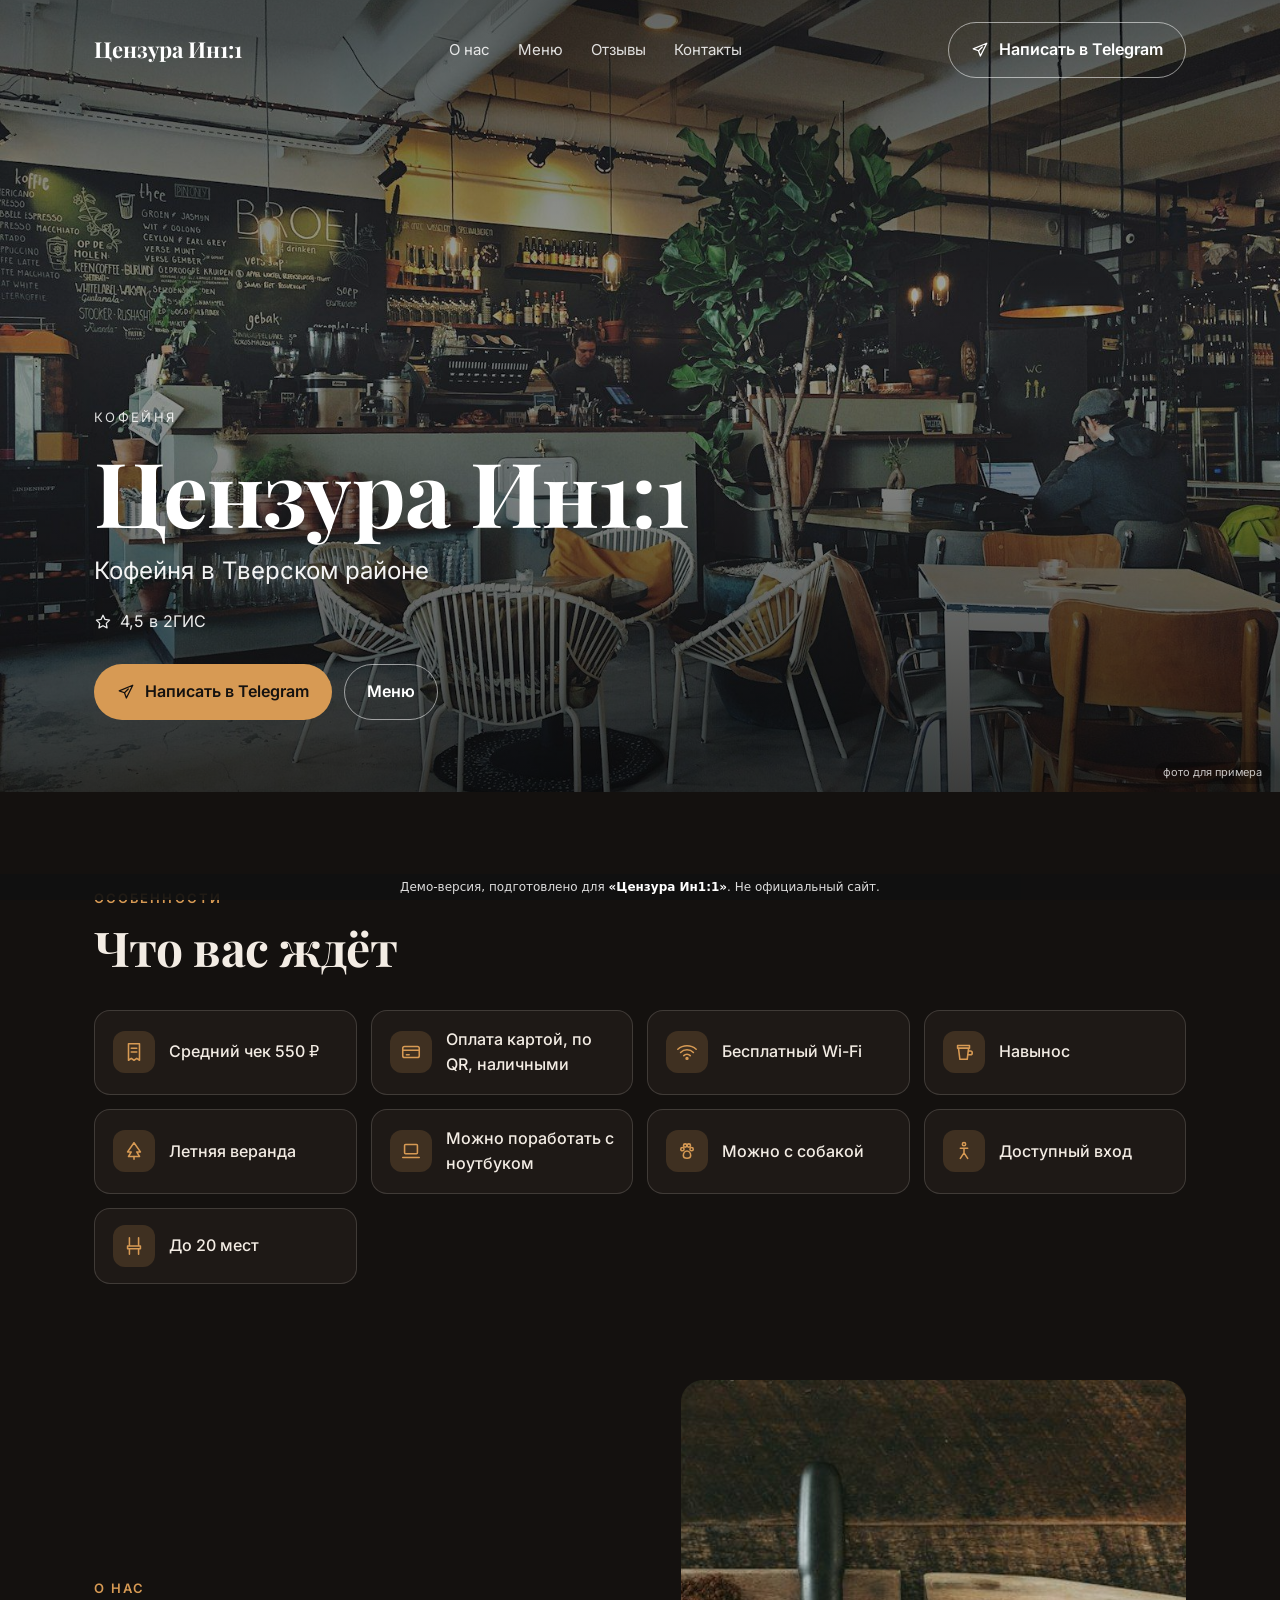
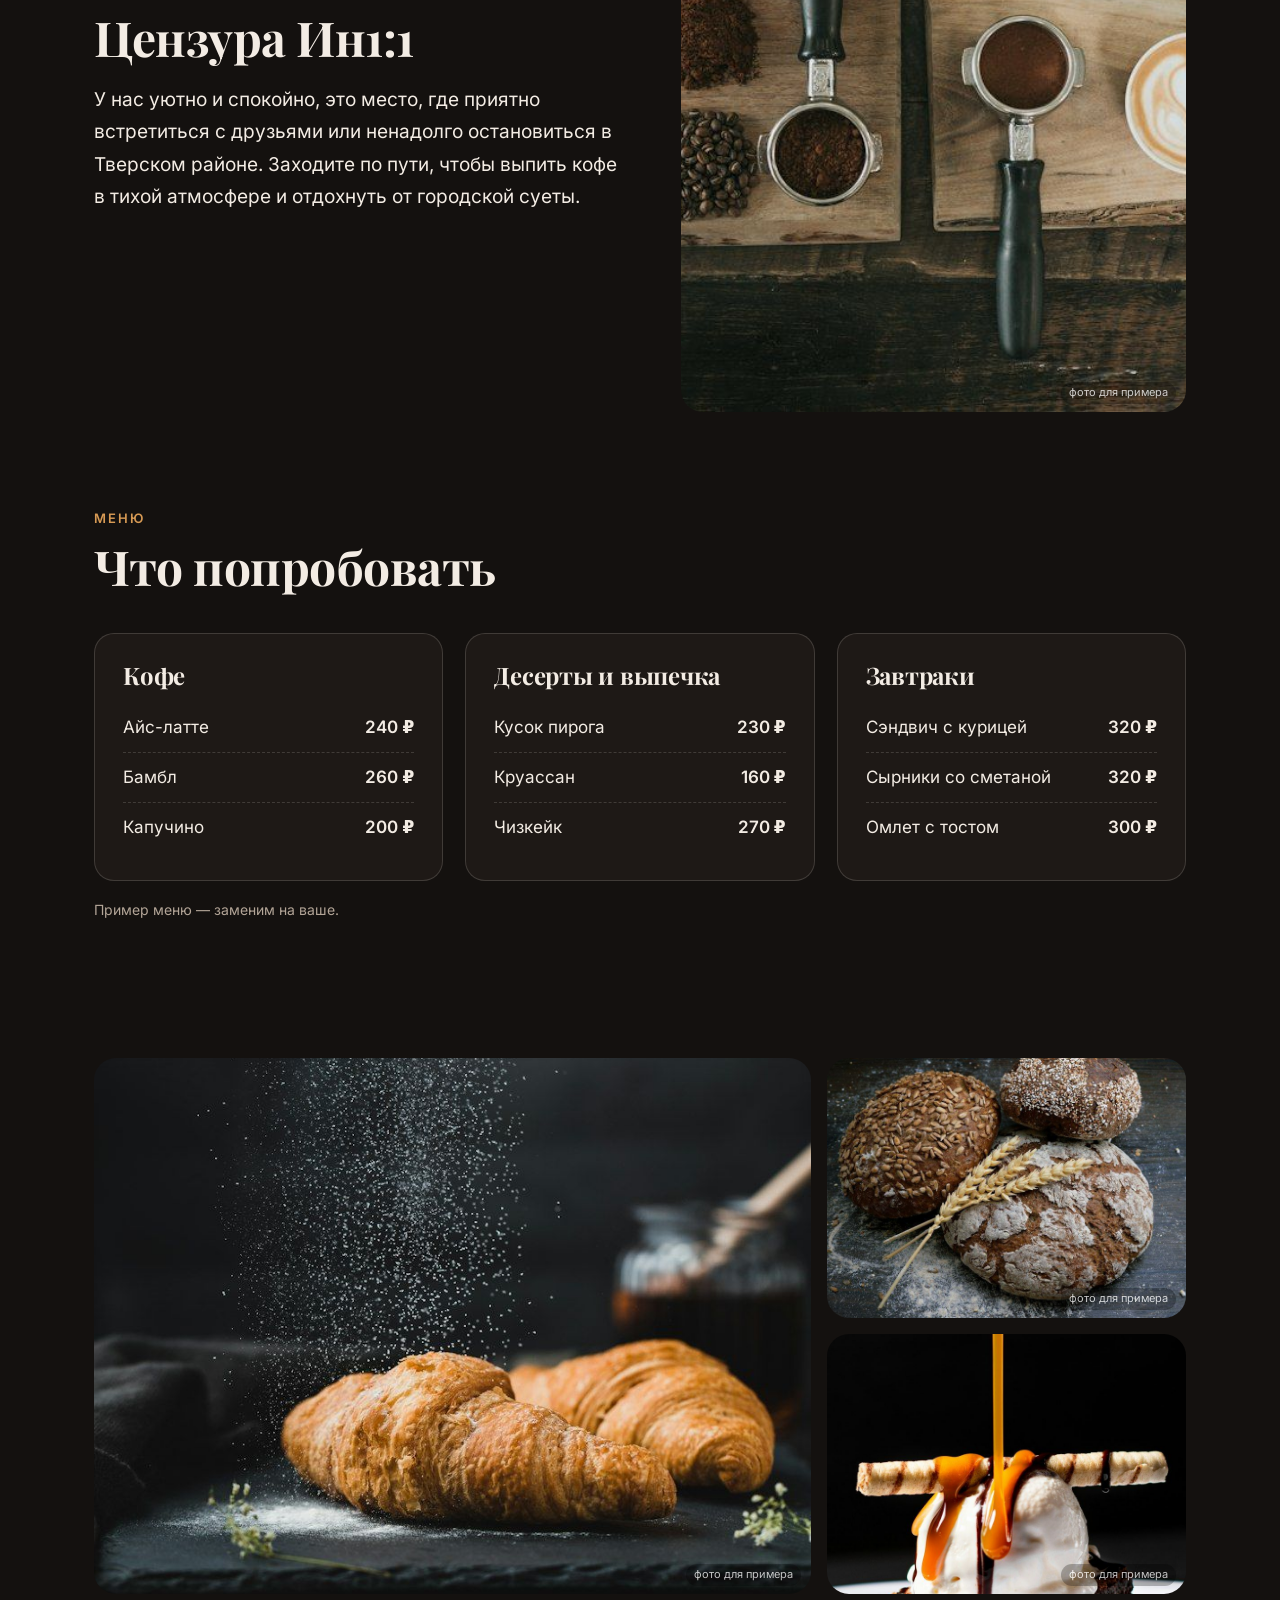
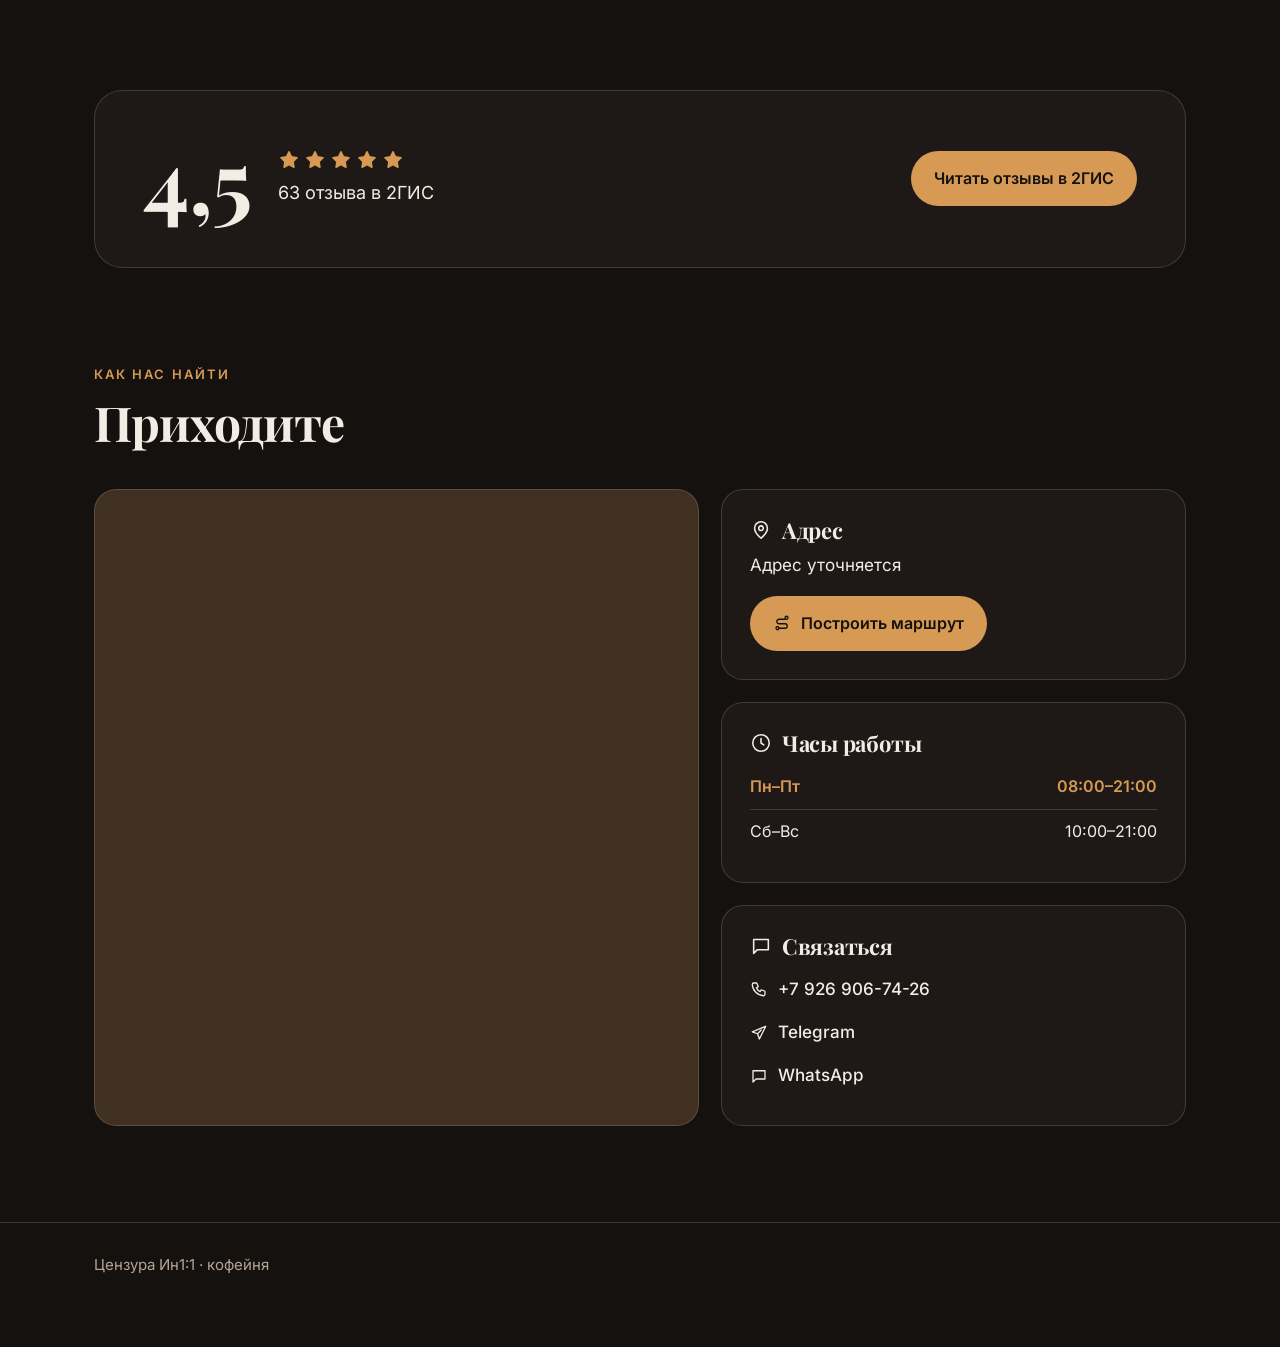
<file: cenzura/index.html>
<!doctype html>
<html lang="ru">
<head>
<meta charset="utf-8">
<meta name="viewport" content="width=device-width, initial-scale=1">
<meta name="robots" content="noindex, nofollow">
<title>Цензура Ин1:1 — кофейня</title>
<style>@font-face{font-family:'Inter';font-style:normal;font-weight:400;font-display:swap;src:url(assets/fonts/inter-63726b8c5211.woff2) format('woff2');unicode-range:U+0301, U+0400-045F, U+0490-0491, U+04B0-04B1, U+2116}@font-face{font-family:'Inter';font-style:normal;font-weight:400;font-display:swap;src:url(assets/fonts/inter-7046639103c8.woff2) format('woff2');unicode-range:U+0000-00FF, U+0131, U+0152-0153, U+02BB-02BC, U+02C6, U+02DA, U+02DC, U+0304, U+0308, U+0329, U+2000-206F, U+20AC, U+2122, U+2191, U+2193, U+2212, U+2215, U+FEFF, U+FFFD}@font-face{font-family:'Inter';font-style:normal;font-weight:500;font-display:swap;src:url(assets/fonts/inter-b6c8ded4fded.woff2) format('woff2');unicode-range:U+0301, U+0400-045F, U+0490-0491, U+04B0-04B1, U+2116}@font-face{font-family:'Inter';font-style:normal;font-weight:500;font-display:swap;src:url(assets/fonts/inter-1825bf3aeb8c.woff2) format('woff2');unicode-range:U+0000-00FF, U+0131, U+0152-0153, U+02BB-02BC, U+02C6, U+02DA, U+02DC, U+0304, U+0308, U+0329, U+2000-206F, U+20AC, U+2122, U+2191, U+2193, U+2212, U+2215, U+FEFF, U+FFFD}@font-face{font-family:'Inter';font-style:normal;font-weight:600;font-display:swap;src:url(assets/fonts/inter-d36c695ef3bb.woff2) format('woff2');unicode-range:U+0301, U+0400-045F, U+0490-0491, U+04B0-04B1, U+2116}@font-face{font-family:'Inter';font-style:normal;font-weight:600;font-display:swap;src:url(assets/fonts/inter-394e2aca9b43.woff2) format('woff2');unicode-range:U+0000-00FF, U+0131, U+0152-0153, U+02BB-02BC, U+02C6, U+02DA, U+02DC, U+0304, U+0308, U+0329, U+2000-206F, U+20AC, U+2122, U+2191, U+2193, U+2212, U+2215, U+FEFF, U+FFFD}@font-face{font-family:'Playfair Display';font-style:normal;font-weight:600;font-display:swap;src:url(assets/fonts/playfair-display-a37bc5afba22.woff2) format('woff2');unicode-range:U+0301, U+0400-045F, U+0490-0491, U+04B0-04B1, U+2116}@font-face{font-family:'Playfair Display';font-style:normal;font-weight:600;font-display:swap;src:url(assets/fonts/playfair-display-d7b43d42eaf4.woff2) format('woff2');unicode-range:U+0000-00FF, U+0131, U+0152-0153, U+02BB-02BC, U+02C6, U+02DA, U+02DC, U+0304, U+0308, U+0329, U+2000-206F, U+20AC, U+2122, U+2191, U+2193, U+2212, U+2215, U+FEFF, U+FFFD}@font-face{font-family:'Playfair Display';font-style:normal;font-weight:700;font-display:swap;src:url(assets/fonts/playfair-display-bb70640c9bc7.woff2) format('woff2');unicode-range:U+0301, U+0400-045F, U+0490-0491, U+04B0-04B1, U+2116}@font-face{font-family:'Playfair Display';font-style:normal;font-weight:700;font-display:swap;src:url(assets/fonts/playfair-display-9322c4ff99ae.woff2) format('woff2');unicode-range:U+0000-00FF, U+0131, U+0152-0153, U+02BB-02BC, U+02C6, U+02DA, U+02DC, U+0304, U+0308, U+0329, U+2000-206F, U+20AC, U+2122, U+2191, U+2193, U+2212, U+2215, U+FEFF, U+FFFD}
:root{--bg:#14110f;--surface:#1e1916;--ink:#f3ece4;--muted:#b3a597;--accent:#d79a54;--accent-ink:#14110f;
--tint:color-mix(in srgb,#d79a54 18%,#1e1916);--line:color-mix(in srgb,#f3ece4 16%,transparent);--head:"Playfair Display";--body:"Inter"}
*{box-sizing:border-box}html{scroll-behavior:smooth}
body{margin:0;background:var(--bg);color:var(--ink);font:17px/1.6 var(--body),system-ui,sans-serif;-webkit-font-smoothing:antialiased;padding-bottom:30px}
a{color:inherit}img{display:block;max-width:100%}
h1,h2,h3{font-family:var(--head),Georgia,serif;font-weight:700;letter-spacing:-.01em;line-height:1.1;margin:0}
.wrap{max-width:1140px;margin:0 auto;padding:0 24px}
.btn{display:inline-flex;align-items:center;gap:10px;padding:14px 22px;border-radius:999px;background:var(--accent);color:var(--accent-ink);text-decoration:none;font-weight:600;font-size:16px;border:1px solid transparent;transition:transform .15s ease,box-shadow .15s ease}
.btn:hover{transform:translateY(-1px);box-shadow:0 8px 24px rgba(0,0,0,.18)}
.btn.line{background:transparent;color:#fff;border-color:rgba(255,255,255,.55)}
.btn.soft{background:transparent;color:var(--ink);border-color:var(--line)}
.credit{position:absolute;right:10px;bottom:8px;font-size:11px;color:#fff;opacity:.75;background:rgba(0,0,0,.35);padding:2px 8px;border-radius:999px}
/* hero */
.hero{position:relative;min-height:min(88vh,820px);display:flex;flex-direction:column;color:#fff;background:#222 center/cover no-repeat}
.hero::before{content:"";position:absolute;inset:0;background:linear-gradient(180deg,rgba(0,0,0,.55) 0%,rgba(0,0,0,.25) 40%,rgba(0,0,0,.72) 100%)}
.hero>*{position:relative}.hero>.wrap{width:100%}.hero>.credit{position:absolute}
.top{display:flex;align-items:center;justify-content:space-between;padding-top:22px;padding-bottom:22px}
.brand{font-family:var(--head);font-size:22px;font-weight:700;text-decoration:none}
.nav{display:flex;gap:28px;font-size:15px}.nav a{text-decoration:none;opacity:.85}.nav a:hover{opacity:1}
.hero .hero-body{margin-top:auto;padding-bottom:72px}
.kicker{text-transform:uppercase;letter-spacing:.18em;font-size:13px;opacity:.85}
.tagline{font-size:clamp(19px,2.2vw,24px);opacity:.95;margin:-6px 0 18px;max-width:30ch}
.hero h1{font-size:clamp(44px,7vw,92px);margin:14px 0 18px;max-width:14ch}
.meta{display:flex;flex-wrap:wrap;gap:10px 22px;align-items:center;opacity:.92;font-size:16px}
.meta span{display:inline-flex;gap:8px;align-items:center}
.actions{display:flex;flex-wrap:wrap;gap:12px;margin-top:30px}
/* sections */
section{padding:96px 0 0}
.eyebrow{color:var(--accent);text-transform:uppercase;letter-spacing:.16em;font-size:13px;font-weight:600;margin-bottom:12px}
h2{font-size:clamp(32px,4vw,48px)}
.lead{color:var(--muted);font-size:18px;max-width:60ch;margin-top:14px}
.feats{display:grid;grid-template-columns:repeat(auto-fill,minmax(210px,1fr));gap:14px;margin-top:36px}
.feat{display:flex;gap:14px;align-items:center;background:var(--surface);border:1px solid var(--line);border-radius:16px;padding:16px 18px;font-weight:500;font-size:16px}
.feat i{flex:none;width:42px;height:42px;border-radius:12px;display:grid;place-items:center;background:var(--tint);color:var(--accent)}
.about{display:grid;grid-template-columns:1.05fr 1fr;gap:56px;align-items:center}
.about p{font-size:19px;line-height:1.7;margin:20px 0 0}
.ph{position:relative;border-radius:22px;overflow:hidden;background:var(--tint)}
.ph img{width:100%;height:100%;object-fit:cover}
.about .ph{aspect-ratio:4/5}
.menu{display:grid;grid-template-columns:repeat(3,1fr);gap:22px;margin-top:40px}
.group{background:var(--surface);border:1px solid var(--line);border-radius:20px;padding:28px}
.group h3{font-size:24px;margin-bottom:14px}
.row{display:flex;align-items:baseline;gap:10px;padding:11px 0;border-bottom:1px dashed var(--line)}
.row:last-child{border-bottom:0}.row .dots{flex:1}.row b{font-weight:600;white-space:nowrap}
.note{margin-top:18px;font-size:14px;color:var(--muted)}
.gallery{display:grid;grid-template-columns:2fr 1fr;grid-template-rows:260px 260px;gap:16px;margin-top:40px}
.gallery .ph:first-child{grid-row:span 2}
.reviews{display:flex;align-items:center;justify-content:space-between;gap:32px;flex-wrap:wrap;background:var(--surface);border:1px solid var(--line);border-radius:28px;padding:44px 48px}
.score{display:flex;align-items:center;gap:26px}
.score .num{font-family:var(--head);font-size:88px;line-height:1;font-weight:700}
.stars{display:flex;gap:4px;color:var(--accent)}.stars svg{fill:currentColor}
.visit{display:grid;grid-template-columns:1.3fr 1fr;gap:22px;margin-top:40px}
.map{border-radius:22px;overflow:hidden;border:1px solid var(--line);min-height:380px;background:var(--tint)}
.map iframe{width:100%;height:100%;min-height:380px;border:0;display:block}
.card{background:var(--surface);border:1px solid var(--line);border-radius:22px;padding:28px}
.card h3{font-size:22px;margin:0 0 10px;display:flex;gap:10px;align-items:center}
table{width:100%;border-collapse:collapse;font-size:16px}td{padding:9px 0;border-bottom:1px solid var(--line)}
td:last-child{text-align:right}tr:last-child td{border-bottom:0}tr.today td{color:var(--accent);font-weight:600}
.contacts a{display:flex;gap:10px;align-items:center;text-decoration:none;padding:8px 0;font-weight:500}
.contacts a:hover{color:var(--accent)}
footer{margin-top:96px;border-top:1px solid var(--line);padding:30px 0 40px;color:var(--muted);font-size:15px}
footer .wrap{display:flex;justify-content:space-between;gap:16px;flex-wrap:wrap}
.demo{position:fixed;left:0;right:0;bottom:0;z-index:30;height:26px;background:rgba(17,17,17,.92);color:#ddd;font:12px/26px system-ui,sans-serif;text-align:center;padding:0 12px;white-space:nowrap;overflow:hidden;text-overflow:ellipsis}
.demo b{color:#fff;font-weight:600}.demo .ds{display:none}
.sticky{display:none}
@media (max-width:860px){
 body{font-size:16px}.nav{display:none}.hero{min-height:min(82vh,680px)}.hero .hero-body{padding-bottom:52px}
 section{padding-top:68px}.about{grid-template-columns:1fr;gap:28px}.about .ph{aspect-ratio:4/3}
 .menu{grid-template-columns:1fr}.visit{grid-template-columns:1fr}
 .gallery{grid-template-columns:1fr 1fr;grid-template-rows:220px 160px}.gallery .ph:first-child{grid-column:span 2;grid-row:auto}
 .reviews{padding:30px 24px}.score .num{font-size:64px}
 /* липкие кнопки над плашкой демо (26px) + отступ снизу, чтобы они не закрывали подвал */
 /* --nl — высота плашки «Powered by Netlify» (её вставляет Netlify, на Free её не отключить); без Netlify — 0 */
 .sticky{display:flex;gap:10px;position:fixed;left:12px;right:12px;bottom:calc(var(--nl,0px) + 36px);z-index:25}
 .sticky .btn{flex:1;justify-content:center;padding:13px 16px;box-shadow:0 10px 30px rgba(0,0,0,.25)}
 body{padding-bottom:26px}footer{padding-bottom:calc(var(--nl,0px) + 36px + 52px + 24px)}
 .demo{bottom:var(--nl,0px)}
 .demo{font-size:11px}.demo .dl{display:none}.demo .ds{display:inline}.hero .actions,.top .btn{display:none}
}
@media (max-width:480px){.wrap{padding:0 16px}.gallery{grid-template-rows:200px 140px}}
</style>
</head>
<body>
<header class="hero" style="background-image:url('assets/photos/1554118811-1e0d58224f24-1600.jpg')">
  <div class="wrap top"><a class="brand" href="#">Цензура Ин1:1</a>
    <nav class="nav"><a href="#about">О нас</a><a href="#menu">Меню</a><a href="#reviews">Отзывы</a><a href="#visit">Контакты</a></nav>
    <a class="btn line" href="https://t.me/cenzuracoffee" target="_blank" rel="noopener"><svg width="18" height="18" viewBox="0 0 24 24" fill="none" stroke="currentColor" stroke-width="1.7" stroke-linecap="round" stroke-linejoin="round" aria-hidden="true"><path d="M21 3 3 10.5l7 2.5 2.5 7z"/><path d="M10 13l5-5"/></svg> Написать в Telegram</a></div>
  <div class="wrap hero-body">
    <div class="kicker">кофейня</div>
    <h1>Цензура Ин1:1</h1>
    <div class="tagline">Кофейня в Тверском районе</div>
    <div class="meta"><span><svg width="18" height="18" viewBox="0 0 24 24" fill="none" stroke="currentColor" stroke-width="1.7" stroke-linecap="round" stroke-linejoin="round" aria-hidden="true"><path d="M12 3l2.7 5.6 6.1.9-4.4 4.3 1 6.1L12 17l-5.4 2.9 1-6.1-4.4-4.3 6.1-.9z"/></svg> 4,5 в 2ГИС</span></div>
    <div class="actions"><a class="btn" href="https://t.me/cenzuracoffee" target="_blank" rel="noopener"><svg width="18" height="18" viewBox="0 0 24 24" fill="none" stroke="currentColor" stroke-width="1.7" stroke-linecap="round" stroke-linejoin="round" aria-hidden="true"><path d="M21 3 3 10.5l7 2.5 2.5 7z"/><path d="M10 13l5-5"/></svg> Написать в Telegram</a><a class="btn line" href="#menu">Меню</a></div>
  </div>
  <span class="credit">фото для примера</span>
</header>

<section id="features"><div class="wrap"><div class="eyebrow">Особенности</div><h2>Что вас ждёт</h2><div class="feats"><div class="feat"><i><svg width="22" height="22" viewBox="0 0 24 24" fill="none" stroke="currentColor" stroke-width="1.7" stroke-linecap="round" stroke-linejoin="round" aria-hidden="true"><path d="M6 3h12v18l-3-2-3 2-3-2-3 2z"/><path d="M9 8h6M9 12h6"/></svg></i>Средний чек 550 ₽</div><div class="feat"><i><svg width="22" height="22" viewBox="0 0 24 24" fill="none" stroke="currentColor" stroke-width="1.7" stroke-linecap="round" stroke-linejoin="round" aria-hidden="true"><rect x="3" y="6" width="18" height="12" rx="2"/><path d="M3 10h18M7 15h3"/></svg></i>Оплата картой, по QR, наличными</div><div class="feat"><i><svg width="22" height="22" viewBox="0 0 24 24" fill="none" stroke="currentColor" stroke-width="1.7" stroke-linecap="round" stroke-linejoin="round" aria-hidden="true"><path d="M2 9a15 15 0 0 1 20 0M5 12.5a10 10 0 0 1 14 0M8.5 16a5 5 0 0 1 7 0"/><circle cx="12" cy="19" r="1"/></svg></i>Бесплатный Wi-Fi</div><div class="feat"><i><svg width="22" height="22" viewBox="0 0 24 24" fill="none" stroke="currentColor" stroke-width="1.7" stroke-linecap="round" stroke-linejoin="round" aria-hidden="true"><path d="M6 8h11l-1.5 12h-8z"/><path d="M5 5h13v3H5zM17 11h2a2 2 0 0 1 0 4h-2.5"/></svg></i>Навынос</div><div class="feat"><i><svg width="22" height="22" viewBox="0 0 24 24" fill="none" stroke="currentColor" stroke-width="1.7" stroke-linecap="round" stroke-linejoin="round" aria-hidden="true"><path d="M12 3 5 13h4l-3 5h12l-3-5h4z"/><path d="M12 18v3"/></svg></i>Летняя веранда</div><div class="feat"><i><svg width="22" height="22" viewBox="0 0 24 24" fill="none" stroke="currentColor" stroke-width="1.7" stroke-linecap="round" stroke-linejoin="round" aria-hidden="true"><rect x="5" y="5" width="14" height="10" rx="1"/><path d="M3 19h18"/></svg></i>Можно поработать с ноутбуком</div><div class="feat"><i><svg width="22" height="22" viewBox="0 0 24 24" fill="none" stroke="currentColor" stroke-width="1.7" stroke-linecap="round" stroke-linejoin="round" aria-hidden="true"><circle cx="7" cy="10" r="1.8"/><circle cx="17" cy="10" r="1.8"/><circle cx="10" cy="6" r="1.8"/><circle cx="14" cy="6" r="1.8"/><path d="M8 17c0-3 2-5 4-5s4 2 4 5-2 3-4 3-4 0-4-3z"/></svg></i>Можно с собакой</div><div class="feat"><i><svg width="22" height="22" viewBox="0 0 24 24" fill="none" stroke="currentColor" stroke-width="1.7" stroke-linecap="round" stroke-linejoin="round" aria-hidden="true"><circle cx="12" cy="4.5" r="1.8"/><path d="M8 9h8M12 9v5l4 6M12 14l-4 6"/></svg></i>Доступный вход</div><div class="feat"><i><svg width="22" height="22" viewBox="0 0 24 24" fill="none" stroke="currentColor" stroke-width="1.7" stroke-linecap="round" stroke-linejoin="round" aria-hidden="true"><path d="M7 3v9h10V3M5 12h14v3H5zM7 15v6M17 15v6"/></svg></i>До 20 мест</div></div></div></section>

<section id="about"><div class="wrap about">
  <div><div class="eyebrow">О нас</div><h2>Цензура Ин1:1</h2><p>У нас уютно и спокойно, это место, где приятно встретиться с друзьями или ненадолго остановиться в Тверском районе. Заходите по пути, чтобы выпить кофе в тихой атмосфере и отдохнуть от городской суеты.</p></div>
  <div class="ph"><img loading="lazy" src="assets/photos/1497935586351-b67a49e012bf-800.jpg" alt=""><span class="credit">фото для примера</span></div>
</div></section>

<section id="menu"><div class="wrap">
  <div class="eyebrow">Меню</div><h2>Что попробовать</h2>
  <div class="menu"><div class="group"><h3>Кофе</h3><div class="row"><span>Айс-латте</span><span class="dots"></span><b>240 ₽</b></div><div class="row"><span>Бамбл</span><span class="dots"></span><b>260 ₽</b></div><div class="row"><span>Капучино</span><span class="dots"></span><b>200 ₽</b></div></div><div class="group"><h3>Десерты и выпечка</h3><div class="row"><span>Кусок пирога</span><span class="dots"></span><b>230 ₽</b></div><div class="row"><span>Круассан</span><span class="dots"></span><b>160 ₽</b></div><div class="row"><span>Чизкейк</span><span class="dots"></span><b>270 ₽</b></div></div><div class="group"><h3>Завтраки</h3><div class="row"><span>Сэндвич с курицей</span><span class="dots"></span><b>320 ₽</b></div><div class="row"><span>Сырники со сметаной</span><span class="dots"></span><b>320 ₽</b></div><div class="row"><span>Омлет с тостом</span><span class="dots"></span><b>300 ₽</b></div></div></div>
  <div class="note">Пример меню — заменим на ваше.</div>
</div></section>

<section><div class="wrap"><div class="gallery">
  <div class="ph"><img loading="lazy" src="assets/photos/1555507036-ab1f4038808a-800.jpg" alt=""><span class="credit">фото для примера</span></div><div class="ph"><img loading="lazy" src="assets/photos/1509440159596-0249088772ff-800.jpg" alt=""><span class="credit">фото для примера</span></div><div class="ph"><img loading="lazy" src="assets/photos/1551024506-0bccd828d307-800.jpg" alt=""><span class="credit">фото для примера</span></div>
</div></div></section>

<section id="reviews"><div class="wrap"><div class="reviews">
  <div class="score"><div class="num">4,5</div><div><div class="stars"><svg width="22" height="22" viewBox="0 0 24 24" fill="none" stroke="currentColor" stroke-width="1.7" stroke-linecap="round" stroke-linejoin="round" aria-hidden="true"><path d="M12 3l2.7 5.6 6.1.9-4.4 4.3 1 6.1L12 17l-5.4 2.9 1-6.1-4.4-4.3 6.1-.9z"/></svg><svg width="22" height="22" viewBox="0 0 24 24" fill="none" stroke="currentColor" stroke-width="1.7" stroke-linecap="round" stroke-linejoin="round" aria-hidden="true"><path d="M12 3l2.7 5.6 6.1.9-4.4 4.3 1 6.1L12 17l-5.4 2.9 1-6.1-4.4-4.3 6.1-.9z"/></svg><svg width="22" height="22" viewBox="0 0 24 24" fill="none" stroke="currentColor" stroke-width="1.7" stroke-linecap="round" stroke-linejoin="round" aria-hidden="true"><path d="M12 3l2.7 5.6 6.1.9-4.4 4.3 1 6.1L12 17l-5.4 2.9 1-6.1-4.4-4.3 6.1-.9z"/></svg><svg width="22" height="22" viewBox="0 0 24 24" fill="none" stroke="currentColor" stroke-width="1.7" stroke-linecap="round" stroke-linejoin="round" aria-hidden="true"><path d="M12 3l2.7 5.6 6.1.9-4.4 4.3 1 6.1L12 17l-5.4 2.9 1-6.1-4.4-4.3 6.1-.9z"/></svg><svg width="22" height="22" viewBox="0 0 24 24" fill="none" stroke="currentColor" stroke-width="1.7" stroke-linecap="round" stroke-linejoin="round" aria-hidden="true"><path d="M12 3l2.7 5.6 6.1.9-4.4 4.3 1 6.1L12 17l-5.4 2.9 1-6.1-4.4-4.3 6.1-.9z"/></svg></div>
  <div style="margin-top:8px;font-size:18px">63 отзыва в 2ГИС</div></div></div>
  <a class="btn" href="https://2gis.ru/moscow/firm/70000001087704946" target="_blank" rel="noopener">Читать отзывы в 2ГИС</a>
</div></div></section>

<section id="visit"><div class="wrap">
  <div class="eyebrow">Как нас найти</div><h2>Приходите</h2>
  <div class="visit">
    <div class="map"><iframe loading="lazy" title="Карта" src="https://www.openstreetmap.org/export/embed.html?bbox=37.588185,55.7662,37.602185,55.7732&amp;layer=mapnik&amp;marker=55.7697,37.595185"></iframe></div>
    <div style="display:grid;gap:22px">
      <div class="card"><h3><svg width="22" height="22" viewBox="0 0 24 24" fill="none" stroke="currentColor" stroke-width="1.7" stroke-linecap="round" stroke-linejoin="round" aria-hidden="true"><path d="M12 21s-7-6.2-7-11a7 7 0 0 1 14 0c0 4.8-7 11-7 11z"/><circle cx="12" cy="10" r="2.5"/></svg> Адрес</h3><div>Адрес уточняется</div>
        <div style="margin-top:16px"><a class="btn" href="https://2gis.ru/moscow/firm/70000001087704946" target="_blank" rel="noopener"><svg width="18" height="18" viewBox="0 0 24 24" fill="none" stroke="currentColor" stroke-width="1.7" stroke-linecap="round" stroke-linejoin="round" aria-hidden="true"><circle cx="6" cy="19" r="2"/><circle cx="18" cy="5" r="2"/><path d="M8 19h8a3 3 0 0 0 0-6H8a3 3 0 0 1 0-6h8"/></svg> Построить маршрут</a></div></div>
      <div class="card"><h3><svg width="22" height="22" viewBox="0 0 24 24" fill="none" stroke="currentColor" stroke-width="1.7" stroke-linecap="round" stroke-linejoin="round" aria-hidden="true"><circle cx="12" cy="12" r="9"/><path d="M12 7v5l3 2"/></svg> Часы работы</h3><table><tr data-days="1,2,3,4,5"><td>Пн–Пт</td><td>08:00–21:00</td></tr><tr data-days="6,0"><td>Сб–Вс</td><td>10:00–21:00</td></tr></table></div>
      <div class="card contacts"><h3><svg width="22" height="22" viewBox="0 0 24 24" fill="none" stroke="currentColor" stroke-width="1.7" stroke-linecap="round" stroke-linejoin="round" aria-hidden="true"><path d="M4 5h16v11H8l-4 4z"/></svg> Связаться</h3><a href="tel:+79269067426"><svg width="18" height="18" viewBox="0 0 24 24" fill="none" stroke="currentColor" stroke-width="1.7" stroke-linecap="round" stroke-linejoin="round" aria-hidden="true"><path d="M5 4h4l2 5-2.5 1.5a11 11 0 0 0 5 5L15 13l5 2v4a2 2 0 0 1-2 2A16 16 0 0 1 3 6a2 2 0 0 1 2-2"/></svg> +7 926 906-74-26</a><a href="https://t.me/cenzuracoffee" target="_blank" rel="noopener"><svg width="18" height="18" viewBox="0 0 24 24" fill="none" stroke="currentColor" stroke-width="1.7" stroke-linecap="round" stroke-linejoin="round" aria-hidden="true"><path d="M21 3 3 10.5l7 2.5 2.5 7z"/><path d="M10 13l5-5"/></svg> Telegram</a><a href="https://wa.me/79269067426" target="_blank" rel="noopener"><svg width="18" height="18" viewBox="0 0 24 24" fill="none" stroke="currentColor" stroke-width="1.7" stroke-linecap="round" stroke-linejoin="round" aria-hidden="true"><path d="M4 5h16v11H8l-4 4z"/></svg> WhatsApp</a></div>
    </div>
  </div>
</div></section>

<footer><div class="wrap"><span>Цензура Ин1:1 · кофейня</span><span></span></div></footer>

<div class="sticky"><a class="btn" href="https://t.me/cenzuracoffee" target="_blank" rel="noopener"><svg width="18" height="18" viewBox="0 0 24 24" fill="none" stroke="currentColor" stroke-width="1.7" stroke-linecap="round" stroke-linejoin="round" aria-hidden="true"><path d="M21 3 3 10.5l7 2.5 2.5 7z"/><path d="M10 13l5-5"/></svg> Telegram</a><a class="btn" href="https://wa.me/79269067426" target="_blank" rel="noopener"><svg width="18" height="18" viewBox="0 0 24 24" fill="none" stroke="currentColor" stroke-width="1.7" stroke-linecap="round" stroke-linejoin="round" aria-hidden="true"><path d="M4 5h16v11H8l-4 4z"/></svg> WhatsApp</a></div>
<div class="demo"><span class="dl">Демо-версия, подготовлено для</span><span class="ds">Демо для</span> <b>«Цензура Ин1:1»</b>. Не официальный сайт.</div>
<script>(function(){
/* плашка Netlify появляется асинхронно: меряем её и поднимаем полосу демо и кнопки над ней */
function nl(){var f=document.querySelector('#nl-badge-frame,.nl-badge-frame,iframe[title="Powered by Netlify"]');if(!f)return false;
function set(){var h=Math.ceil(f.getBoundingClientRect().height);if(h>0&&h<120)document.documentElement.style.setProperty('--nl',h+'px')}
set();if(window.ResizeObserver)new ResizeObserver(set).observe(f);return true}  /* перемер после анимации появления */
if(!nl()){var mo=new MutationObserver(function(){if(nl())mo.disconnect()});mo.observe(document.documentElement,{childList:true,subtree:true});
setTimeout(function(){mo.disconnect()},15000)}
})()</script>
<script>(function(){var d=new Date().getDay();document.querySelectorAll('tr[data-days]').forEach(function(r){
if(r.dataset.days.split(',').indexOf(String(d))>-1)r.className='today'})})()</script>
</body>
</html>
</file>
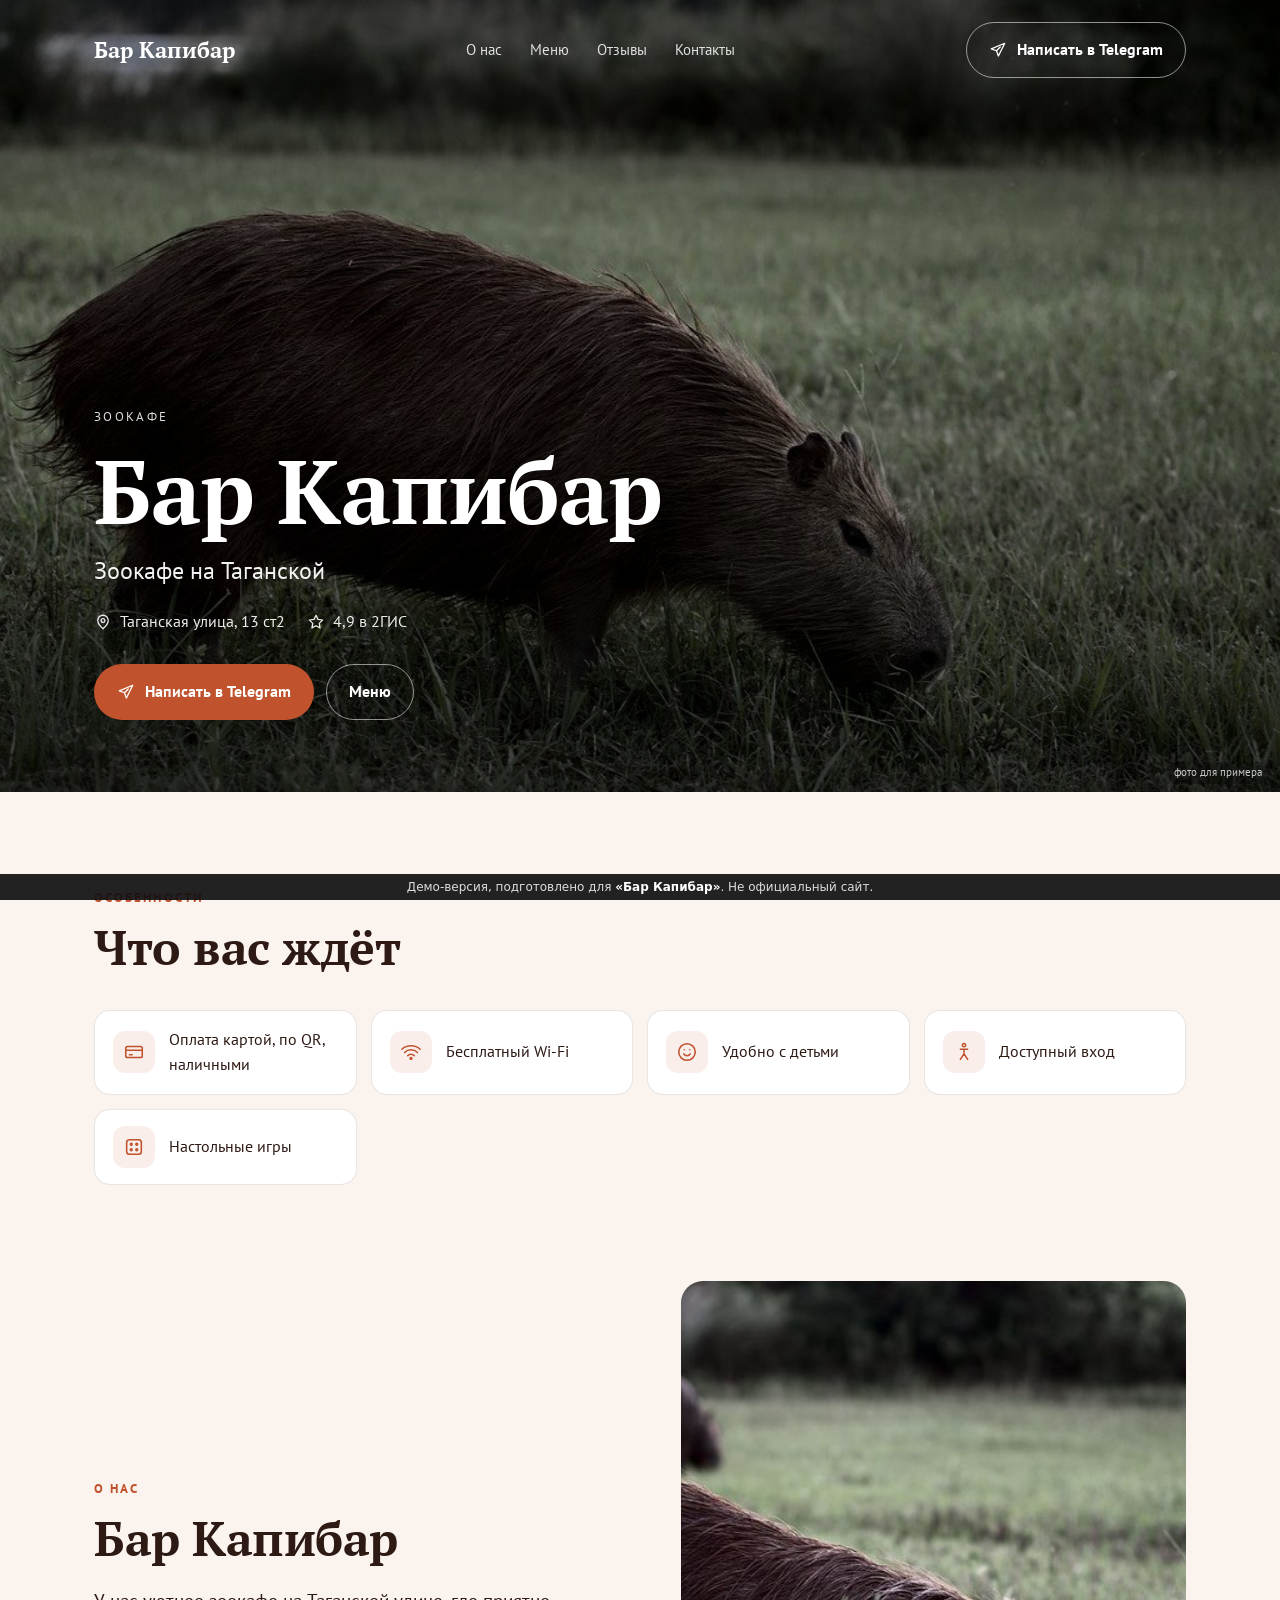
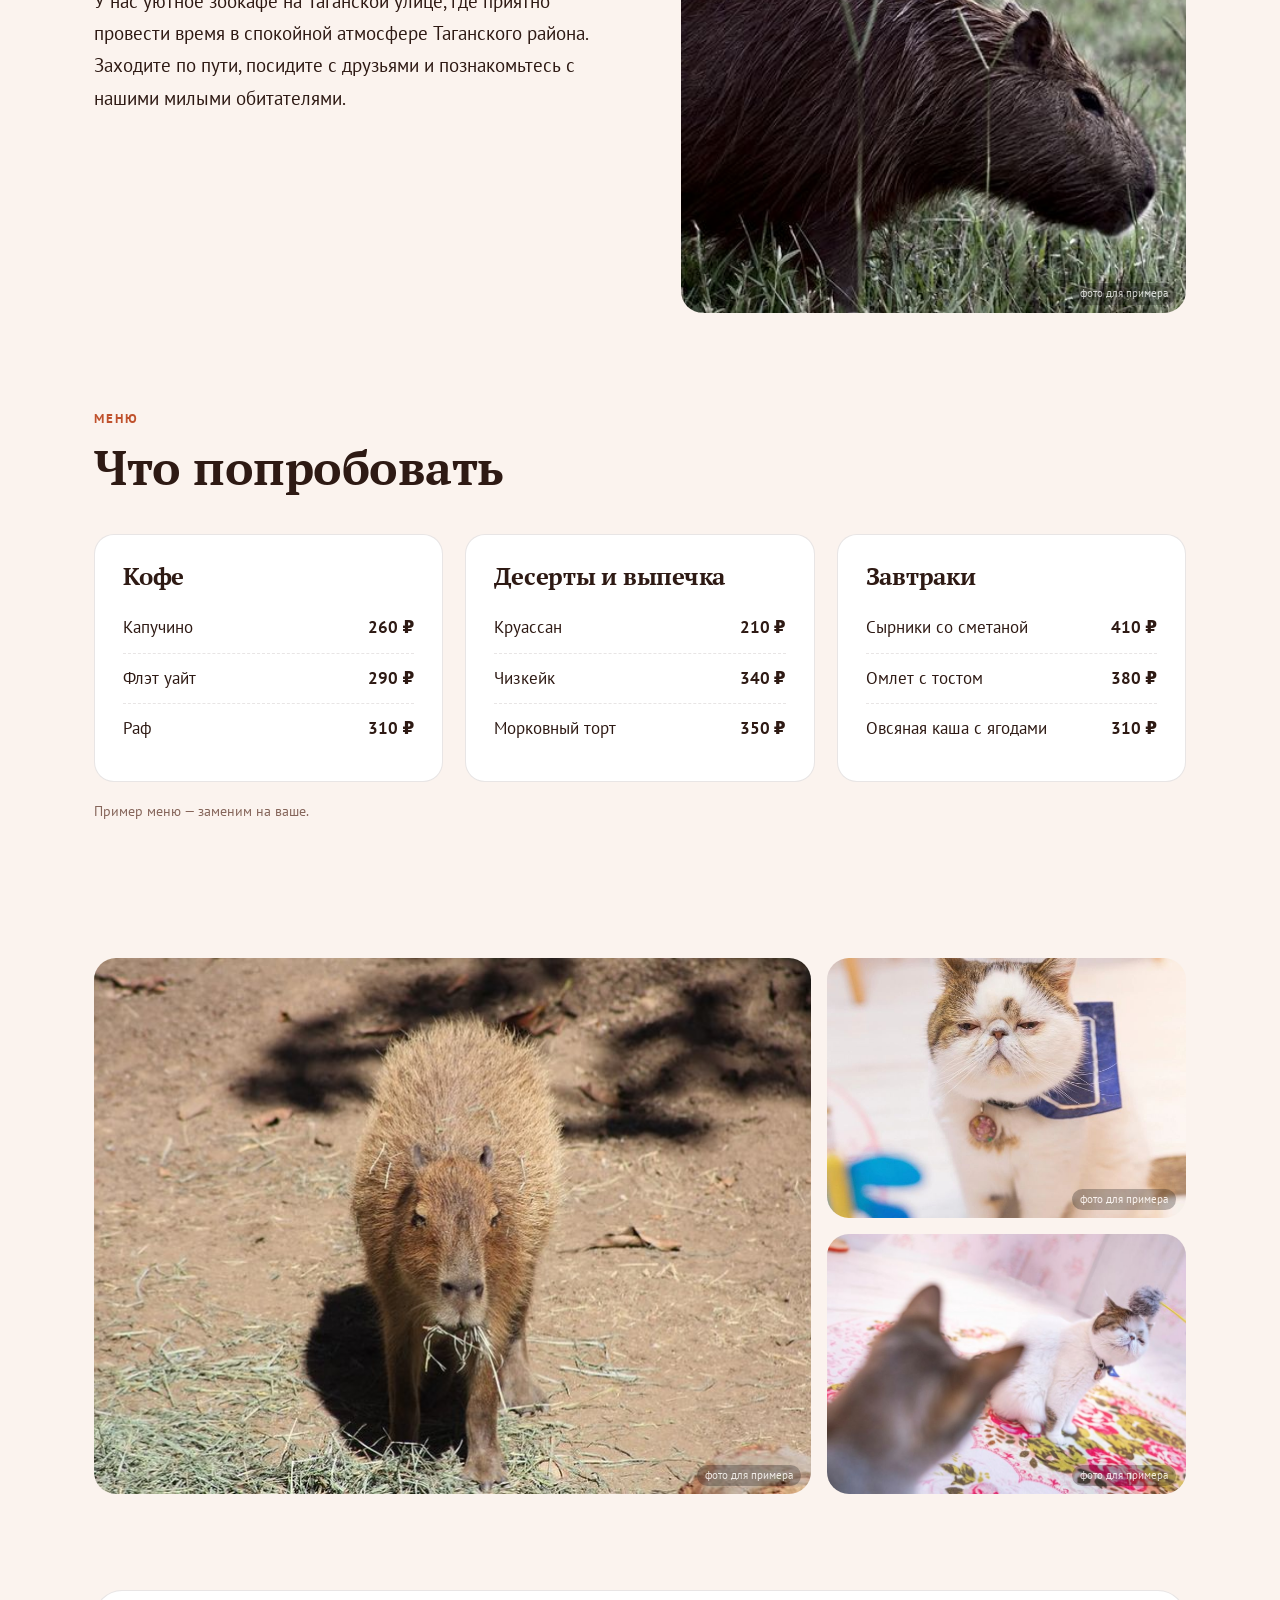
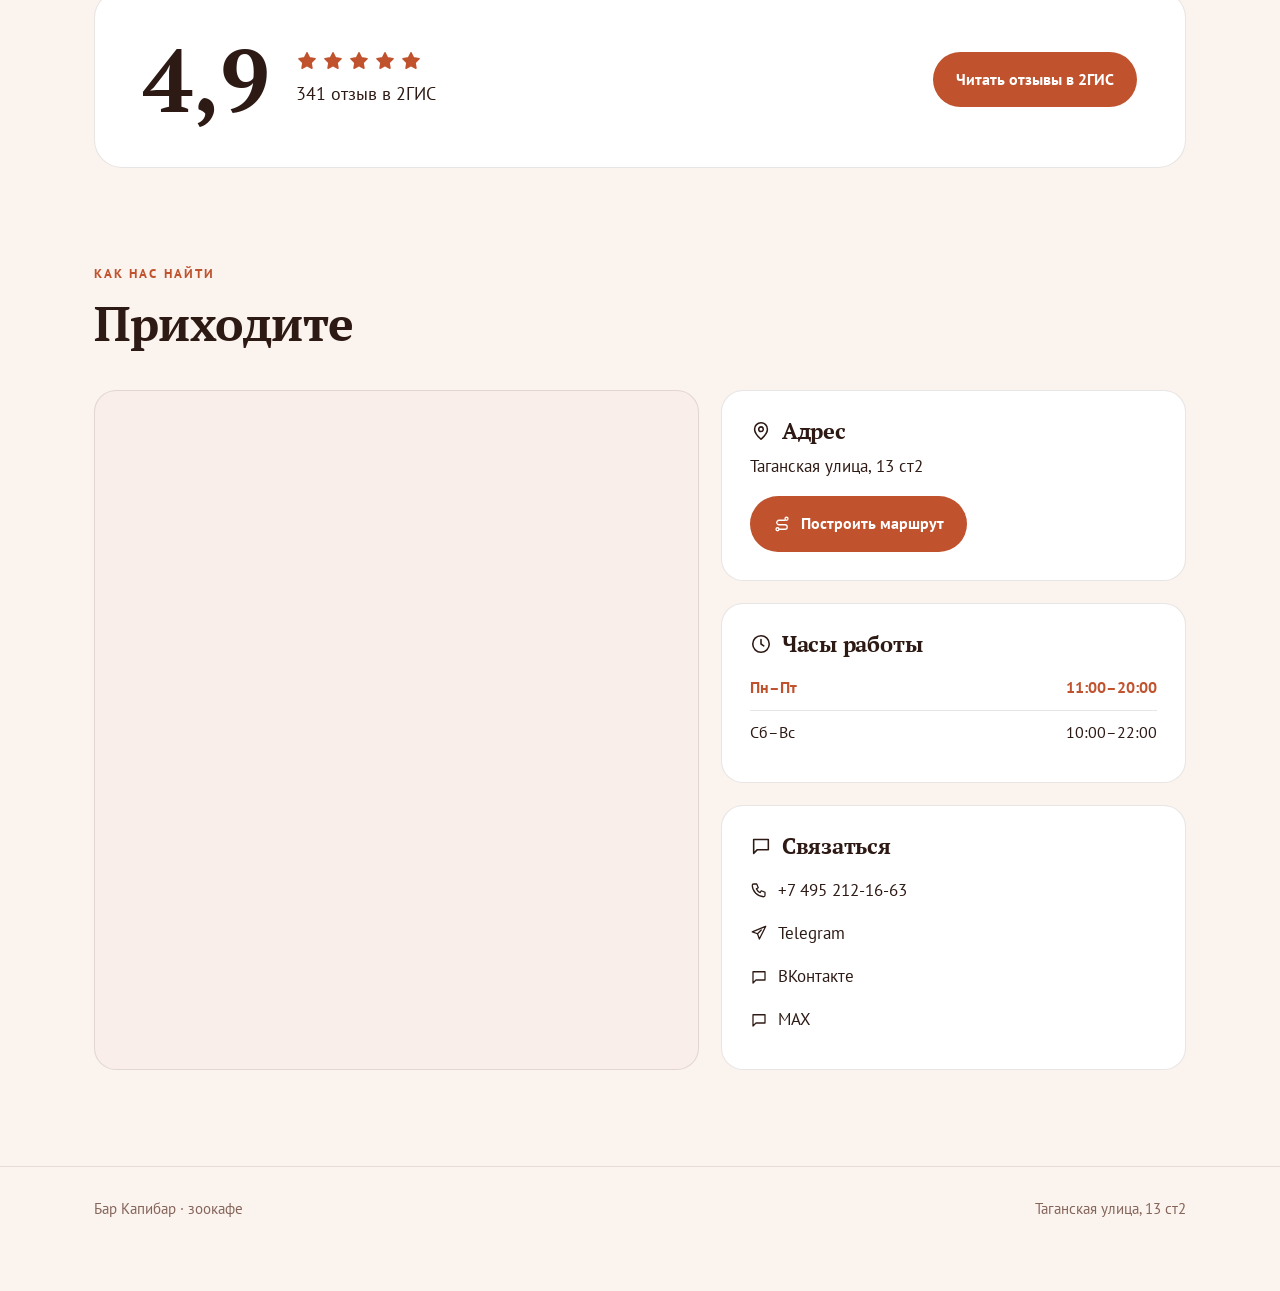
<file: kapibar/index.html>
<!doctype html>
<html lang="ru">
<head>
<meta charset="utf-8">
<meta name="viewport" content="width=device-width, initial-scale=1">
<meta name="robots" content="noindex, nofollow">
<title>Бар Капибар — зоокафе · Таганская улица, 13 ст2</title>
<style>@font-face{font-family:'PT Sans';font-style:normal;font-weight:400;font-display:swap;src:url(assets/fonts/pt-sans-08a4157e6812.woff2) format('woff2');unicode-range:U+0301, U+0400-045F, U+0490-0491, U+04B0-04B1, U+2116}@font-face{font-family:'PT Sans';font-style:normal;font-weight:400;font-display:swap;src:url(assets/fonts/pt-sans-e9234ad2f8fc.woff2) format('woff2');unicode-range:U+0000-00FF, U+0131, U+0152-0153, U+02BB-02BC, U+02C6, U+02DA, U+02DC, U+0304, U+0308, U+0329, U+2000-206F, U+20AC, U+2122, U+2191, U+2193, U+2212, U+2215, U+FEFF, U+FFFD}@font-face{font-family:'PT Sans';font-style:normal;font-weight:700;font-display:swap;src:url(assets/fonts/pt-sans-9b7b5b446e38.woff2) format('woff2');unicode-range:U+0301, U+0400-045F, U+0490-0491, U+04B0-04B1, U+2116}@font-face{font-family:'PT Sans';font-style:normal;font-weight:700;font-display:swap;src:url(assets/fonts/pt-sans-684af2806376.woff2) format('woff2');unicode-range:U+0000-00FF, U+0131, U+0152-0153, U+02BB-02BC, U+02C6, U+02DA, U+02DC, U+0304, U+0308, U+0329, U+2000-206F, U+20AC, U+2122, U+2191, U+2193, U+2212, U+2215, U+FEFF, U+FFFD}@font-face{font-family:'PT Serif';font-style:normal;font-weight:700;font-display:swap;src:url(assets/fonts/pt-serif-07c8eee7bba2.woff2) format('woff2');unicode-range:U+0301, U+0400-045F, U+0490-0491, U+04B0-04B1, U+2116}@font-face{font-family:'PT Serif';font-style:normal;font-weight:700;font-display:swap;src:url(assets/fonts/pt-serif-2c18ceec8f93.woff2) format('woff2');unicode-range:U+0000-00FF, U+0131, U+0152-0153, U+02BB-02BC, U+02C6, U+02DA, U+02DC, U+0304, U+0308, U+0329, U+2000-206F, U+20AC, U+2122, U+2191, U+2193, U+2212, U+2215, U+FEFF, U+FFFD}
:root{--bg:#fbf3ee;--surface:#ffffff;--ink:#2e1a14;--muted:#85655a;--accent:#c0522d;--accent-ink:#ffffff;
--tint:color-mix(in srgb,#c0522d 10%,#ffffff);--line:color-mix(in srgb,#2e1a14 11%,transparent);--head:"PT Serif";--body:"PT Sans"}
*{box-sizing:border-box}html{scroll-behavior:smooth}
body{margin:0;background:var(--bg);color:var(--ink);font:17px/1.6 var(--body),system-ui,sans-serif;-webkit-font-smoothing:antialiased;padding-bottom:30px}
a{color:inherit}img{display:block;max-width:100%}
h1,h2,h3{font-family:var(--head),Georgia,serif;font-weight:700;letter-spacing:-.01em;line-height:1.1;margin:0}
.wrap{max-width:1140px;margin:0 auto;padding:0 24px}
.btn{display:inline-flex;align-items:center;gap:10px;padding:14px 22px;border-radius:999px;background:var(--accent);color:var(--accent-ink);text-decoration:none;font-weight:600;font-size:16px;border:1px solid transparent;transition:transform .15s ease,box-shadow .15s ease}
.btn:hover{transform:translateY(-1px);box-shadow:0 8px 24px rgba(0,0,0,.18)}
.btn.line{background:transparent;color:#fff;border-color:rgba(255,255,255,.55)}
.btn.soft{background:transparent;color:var(--ink);border-color:var(--line)}
.credit{position:absolute;right:10px;bottom:8px;font-size:11px;color:#fff;opacity:.75;background:rgba(0,0,0,.35);padding:2px 8px;border-radius:999px}
/* hero */
.hero{position:relative;min-height:min(88vh,820px);display:flex;flex-direction:column;color:#fff;background:#222 center/cover no-repeat}
.hero::before{content:"";position:absolute;inset:0;background:linear-gradient(180deg,rgba(0,0,0,.55) 0%,rgba(0,0,0,.25) 40%,rgba(0,0,0,.72) 100%)}
.hero>*{position:relative}.hero>.wrap{width:100%}.hero>.credit{position:absolute}
.top{display:flex;align-items:center;justify-content:space-between;padding-top:22px;padding-bottom:22px}
.brand{font-family:var(--head);font-size:22px;font-weight:700;text-decoration:none}
.nav{display:flex;gap:28px;font-size:15px}.nav a{text-decoration:none;opacity:.85}.nav a:hover{opacity:1}
.hero .hero-body{margin-top:auto;padding-bottom:72px}
.kicker{text-transform:uppercase;letter-spacing:.18em;font-size:13px;opacity:.85}
.tagline{font-size:clamp(19px,2.2vw,24px);opacity:.95;margin:-6px 0 18px;max-width:30ch}
.hero h1{font-size:clamp(44px,7vw,92px);margin:14px 0 18px;max-width:14ch}
.meta{display:flex;flex-wrap:wrap;gap:10px 22px;align-items:center;opacity:.92;font-size:16px}
.meta span{display:inline-flex;gap:8px;align-items:center}
.actions{display:flex;flex-wrap:wrap;gap:12px;margin-top:30px}
/* sections */
section{padding:96px 0 0}
.eyebrow{color:var(--accent);text-transform:uppercase;letter-spacing:.16em;font-size:13px;font-weight:600;margin-bottom:12px}
h2{font-size:clamp(32px,4vw,48px)}
.lead{color:var(--muted);font-size:18px;max-width:60ch;margin-top:14px}
.feats{display:grid;grid-template-columns:repeat(auto-fill,minmax(210px,1fr));gap:14px;margin-top:36px}
.feat{display:flex;gap:14px;align-items:center;background:var(--surface);border:1px solid var(--line);border-radius:16px;padding:16px 18px;font-weight:500;font-size:16px}
.feat i{flex:none;width:42px;height:42px;border-radius:12px;display:grid;place-items:center;background:var(--tint);color:var(--accent)}
.about{display:grid;grid-template-columns:1.05fr 1fr;gap:56px;align-items:center}
.about p{font-size:19px;line-height:1.7;margin:20px 0 0}
.ph{position:relative;border-radius:22px;overflow:hidden;background:var(--tint)}
.ph img{width:100%;height:100%;object-fit:cover}
.about .ph{aspect-ratio:4/5}
.menu{display:grid;grid-template-columns:repeat(3,1fr);gap:22px;margin-top:40px}
.group{background:var(--surface);border:1px solid var(--line);border-radius:20px;padding:28px}
.group h3{font-size:24px;margin-bottom:14px}
.row{display:flex;align-items:baseline;gap:10px;padding:11px 0;border-bottom:1px dashed var(--line)}
.row:last-child{border-bottom:0}.row .dots{flex:1}.row b{font-weight:600;white-space:nowrap}
.note{margin-top:18px;font-size:14px;color:var(--muted)}
.gallery{display:grid;grid-template-columns:2fr 1fr;grid-template-rows:260px 260px;gap:16px;margin-top:40px}
.gallery .ph:first-child{grid-row:span 2}
.reviews{display:flex;align-items:center;justify-content:space-between;gap:32px;flex-wrap:wrap;background:var(--surface);border:1px solid var(--line);border-radius:28px;padding:44px 48px}
.score{display:flex;align-items:center;gap:26px}
.score .num{font-family:var(--head);font-size:88px;line-height:1;font-weight:700}
.stars{display:flex;gap:4px;color:var(--accent)}.stars svg{fill:currentColor}
.visit{display:grid;grid-template-columns:1.3fr 1fr;gap:22px;margin-top:40px}
.map{border-radius:22px;overflow:hidden;border:1px solid var(--line);min-height:380px;background:var(--tint)}
.map iframe{width:100%;height:100%;min-height:380px;border:0;display:block}
.card{background:var(--surface);border:1px solid var(--line);border-radius:22px;padding:28px}
.card h3{font-size:22px;margin:0 0 10px;display:flex;gap:10px;align-items:center}
table{width:100%;border-collapse:collapse;font-size:16px}td{padding:9px 0;border-bottom:1px solid var(--line)}
td:last-child{text-align:right}tr:last-child td{border-bottom:0}tr.today td{color:var(--accent);font-weight:600}
.contacts a{display:flex;gap:10px;align-items:center;text-decoration:none;padding:8px 0;font-weight:500}
.contacts a:hover{color:var(--accent)}
footer{margin-top:96px;border-top:1px solid var(--line);padding:30px 0 40px;color:var(--muted);font-size:15px}
footer .wrap{display:flex;justify-content:space-between;gap:16px;flex-wrap:wrap}
.demo{position:fixed;left:0;right:0;bottom:0;z-index:30;height:26px;background:rgba(17,17,17,.92);color:#ddd;font:12px/26px system-ui,sans-serif;text-align:center;padding:0 12px;white-space:nowrap;overflow:hidden;text-overflow:ellipsis}
.demo b{color:#fff;font-weight:600}.demo .ds{display:none}
.sticky{display:none}
@media (max-width:860px){
 body{font-size:16px}.nav{display:none}.hero{min-height:min(82vh,680px)}.hero .hero-body{padding-bottom:52px}
 section{padding-top:68px}.about{grid-template-columns:1fr;gap:28px}.about .ph{aspect-ratio:4/3}
 .menu{grid-template-columns:1fr}.visit{grid-template-columns:1fr}
 .gallery{grid-template-columns:1fr 1fr;grid-template-rows:220px 160px}.gallery .ph:first-child{grid-column:span 2;grid-row:auto}
 .reviews{padding:30px 24px}.score .num{font-size:64px}
 /* липкие кнопки над плашкой демо (26px) + отступ снизу, чтобы они не закрывали подвал */
 /* --nl — высота плашки «Powered by Netlify» (её вставляет Netlify, на Free её не отключить); без Netlify — 0 */
 .sticky{display:flex;gap:10px;position:fixed;left:12px;right:12px;bottom:calc(var(--nl,0px) + 36px);z-index:25}
 .sticky .btn{flex:1;justify-content:center;padding:13px 16px;box-shadow:0 10px 30px rgba(0,0,0,.25)}
 body{padding-bottom:26px}footer{padding-bottom:calc(var(--nl,0px) + 36px + 52px + 24px)}
 .demo{bottom:var(--nl,0px)}
 .demo{font-size:11px}.demo .dl{display:none}.demo .ds{display:inline}.hero .actions,.top .btn{display:none}
}
@media (max-width:480px){.wrap{padding:0 16px}.gallery{grid-template-rows:200px 140px}}
</style>
</head>
<body>
<header class="hero" style="background-image:url('assets/photos/ov_capy-0-1600.jpg')">
  <div class="wrap top"><a class="brand" href="#">Бар Капибар</a>
    <nav class="nav"><a href="#about">О нас</a><a href="#menu">Меню</a><a href="#reviews">Отзывы</a><a href="#visit">Контакты</a></nav>
    <a class="btn line" href="https://t.me/cpbbar" target="_blank" rel="noopener"><svg width="18" height="18" viewBox="0 0 24 24" fill="none" stroke="currentColor" stroke-width="1.7" stroke-linecap="round" stroke-linejoin="round" aria-hidden="true"><path d="M21 3 3 10.5l7 2.5 2.5 7z"/><path d="M10 13l5-5"/></svg> Написать в Telegram</a></div>
  <div class="wrap hero-body">
    <div class="kicker">зоокафе</div>
    <h1>Бар Капибар</h1>
    <div class="tagline">Зоокафе на Таганской</div>
    <div class="meta"><span><svg width="18" height="18" viewBox="0 0 24 24" fill="none" stroke="currentColor" stroke-width="1.7" stroke-linecap="round" stroke-linejoin="round" aria-hidden="true"><path d="M12 21s-7-6.2-7-11a7 7 0 0 1 14 0c0 4.8-7 11-7 11z"/><circle cx="12" cy="10" r="2.5"/></svg> Таганская улица, 13 ст2</span><span><svg width="18" height="18" viewBox="0 0 24 24" fill="none" stroke="currentColor" stroke-width="1.7" stroke-linecap="round" stroke-linejoin="round" aria-hidden="true"><path d="M12 3l2.7 5.6 6.1.9-4.4 4.3 1 6.1L12 17l-5.4 2.9 1-6.1-4.4-4.3 6.1-.9z"/></svg> 4,9 в 2ГИС</span></div>
    <div class="actions"><a class="btn" href="https://t.me/cpbbar" target="_blank" rel="noopener"><svg width="18" height="18" viewBox="0 0 24 24" fill="none" stroke="currentColor" stroke-width="1.7" stroke-linecap="round" stroke-linejoin="round" aria-hidden="true"><path d="M21 3 3 10.5l7 2.5 2.5 7z"/><path d="M10 13l5-5"/></svg> Написать в Telegram</a><a class="btn line" href="#menu">Меню</a></div>
  </div>
  <span class="credit">фото для примера</span>
</header>

<section id="features"><div class="wrap"><div class="eyebrow">Особенности</div><h2>Что вас ждёт</h2><div class="feats"><div class="feat"><i><svg width="22" height="22" viewBox="0 0 24 24" fill="none" stroke="currentColor" stroke-width="1.7" stroke-linecap="round" stroke-linejoin="round" aria-hidden="true"><rect x="3" y="6" width="18" height="12" rx="2"/><path d="M3 10h18M7 15h3"/></svg></i>Оплата картой, по QR, наличными</div><div class="feat"><i><svg width="22" height="22" viewBox="0 0 24 24" fill="none" stroke="currentColor" stroke-width="1.7" stroke-linecap="round" stroke-linejoin="round" aria-hidden="true"><path d="M2 9a15 15 0 0 1 20 0M5 12.5a10 10 0 0 1 14 0M8.5 16a5 5 0 0 1 7 0"/><circle cx="12" cy="19" r="1"/></svg></i>Бесплатный Wi-Fi</div><div class="feat"><i><svg width="22" height="22" viewBox="0 0 24 24" fill="none" stroke="currentColor" stroke-width="1.7" stroke-linecap="round" stroke-linejoin="round" aria-hidden="true"><circle cx="12" cy="12" r="9"/><path d="M8.5 14a4 4 0 0 0 7 0M9 9.5h.01M15 9.5h.01"/></svg></i>Удобно с детьми</div><div class="feat"><i><svg width="22" height="22" viewBox="0 0 24 24" fill="none" stroke="currentColor" stroke-width="1.7" stroke-linecap="round" stroke-linejoin="round" aria-hidden="true"><circle cx="12" cy="4.5" r="1.8"/><path d="M8 9h8M12 9v5l4 6M12 14l-4 6"/></svg></i>Доступный вход</div><div class="feat"><i><svg width="22" height="22" viewBox="0 0 24 24" fill="none" stroke="currentColor" stroke-width="1.7" stroke-linecap="round" stroke-linejoin="round" aria-hidden="true"><rect x="4" y="4" width="16" height="16" rx="3"/><circle cx="9" cy="9" r="1"/><circle cx="15" cy="15" r="1"/><circle cx="15" cy="9" r="1"/><circle cx="9" cy="15" r="1"/></svg></i>Настольные игры</div></div></div></section>

<section id="about"><div class="wrap about">
  <div><div class="eyebrow">О нас</div><h2>Бар Капибар</h2><p>У нас уютное зоокафе на Таганской улице, где приятно провести время в спокойной атмосфере Таганского района. Заходите по пути, посидите с друзьями и познакомьтесь с нашими милыми обитателями.</p></div>
  <div class="ph"><img loading="lazy" src="assets/photos/ov_capy-6-800.jpg" alt=""><span class="credit">фото для примера</span></div>
</div></section>

<section id="menu"><div class="wrap">
  <div class="eyebrow">Меню</div><h2>Что попробовать</h2>
  <div class="menu"><div class="group"><h3>Кофе</h3><div class="row"><span>Капучино</span><span class="dots"></span><b>260 ₽</b></div><div class="row"><span>Флэт уайт</span><span class="dots"></span><b>290 ₽</b></div><div class="row"><span>Раф</span><span class="dots"></span><b>310 ₽</b></div></div><div class="group"><h3>Десерты и выпечка</h3><div class="row"><span>Круассан</span><span class="dots"></span><b>210 ₽</b></div><div class="row"><span>Чизкейк</span><span class="dots"></span><b>340 ₽</b></div><div class="row"><span>Морковный торт</span><span class="dots"></span><b>350 ₽</b></div></div><div class="group"><h3>Завтраки</h3><div class="row"><span>Сырники со сметаной</span><span class="dots"></span><b>410 ₽</b></div><div class="row"><span>Омлет с тостом</span><span class="dots"></span><b>380 ₽</b></div><div class="row"><span>Овсяная каша с ягодами</span><span class="dots"></span><b>310 ₽</b></div></div></div>
  <div class="note">Пример меню — заменим на ваше.</div>
</div></section>

<section><div class="wrap"><div class="gallery">
  <div class="ph"><img loading="lazy" src="assets/photos/ov_capy-7-800.jpg" alt=""><span class="credit">фото для примера</span></div><div class="ph"><img loading="lazy" src="assets/photos/ov_zoo-0-800.jpg" alt=""><span class="credit">фото для примера</span></div><div class="ph"><img loading="lazy" src="assets/photos/ov_zoo-4-800.jpg" alt=""><span class="credit">фото для примера</span></div>
</div></div></section>

<section id="reviews"><div class="wrap"><div class="reviews">
  <div class="score"><div class="num">4,9</div><div><div class="stars"><svg width="22" height="22" viewBox="0 0 24 24" fill="none" stroke="currentColor" stroke-width="1.7" stroke-linecap="round" stroke-linejoin="round" aria-hidden="true"><path d="M12 3l2.7 5.6 6.1.9-4.4 4.3 1 6.1L12 17l-5.4 2.9 1-6.1-4.4-4.3 6.1-.9z"/></svg><svg width="22" height="22" viewBox="0 0 24 24" fill="none" stroke="currentColor" stroke-width="1.7" stroke-linecap="round" stroke-linejoin="round" aria-hidden="true"><path d="M12 3l2.7 5.6 6.1.9-4.4 4.3 1 6.1L12 17l-5.4 2.9 1-6.1-4.4-4.3 6.1-.9z"/></svg><svg width="22" height="22" viewBox="0 0 24 24" fill="none" stroke="currentColor" stroke-width="1.7" stroke-linecap="round" stroke-linejoin="round" aria-hidden="true"><path d="M12 3l2.7 5.6 6.1.9-4.4 4.3 1 6.1L12 17l-5.4 2.9 1-6.1-4.4-4.3 6.1-.9z"/></svg><svg width="22" height="22" viewBox="0 0 24 24" fill="none" stroke="currentColor" stroke-width="1.7" stroke-linecap="round" stroke-linejoin="round" aria-hidden="true"><path d="M12 3l2.7 5.6 6.1.9-4.4 4.3 1 6.1L12 17l-5.4 2.9 1-6.1-4.4-4.3 6.1-.9z"/></svg><svg width="22" height="22" viewBox="0 0 24 24" fill="none" stroke="currentColor" stroke-width="1.7" stroke-linecap="round" stroke-linejoin="round" aria-hidden="true"><path d="M12 3l2.7 5.6 6.1.9-4.4 4.3 1 6.1L12 17l-5.4 2.9 1-6.1-4.4-4.3 6.1-.9z"/></svg></div>
  <div style="margin-top:8px;font-size:18px">341 отзыв в 2ГИС</div></div></div>
  <a class="btn" href="https://2gis.ru/moscow/firm/70000001105346366" target="_blank" rel="noopener">Читать отзывы в 2ГИС</a>
</div></div></section>

<section id="visit"><div class="wrap">
  <div class="eyebrow">Как нас найти</div><h2>Приходите</h2>
  <div class="visit">
    <div class="map"><iframe loading="lazy" title="Карта" src="https://www.openstreetmap.org/export/embed.html?bbox=37.65364,55.737382,37.66764,55.744382&amp;layer=mapnik&amp;marker=55.740882,37.66064"></iframe></div>
    <div style="display:grid;gap:22px">
      <div class="card"><h3><svg width="22" height="22" viewBox="0 0 24 24" fill="none" stroke="currentColor" stroke-width="1.7" stroke-linecap="round" stroke-linejoin="round" aria-hidden="true"><path d="M12 21s-7-6.2-7-11a7 7 0 0 1 14 0c0 4.8-7 11-7 11z"/><circle cx="12" cy="10" r="2.5"/></svg> Адрес</h3><div>Таганская улица, 13 ст2</div>
        <div style="margin-top:16px"><a class="btn" href="https://2gis.ru/moscow/firm/70000001105346366" target="_blank" rel="noopener"><svg width="18" height="18" viewBox="0 0 24 24" fill="none" stroke="currentColor" stroke-width="1.7" stroke-linecap="round" stroke-linejoin="round" aria-hidden="true"><circle cx="6" cy="19" r="2"/><circle cx="18" cy="5" r="2"/><path d="M8 19h8a3 3 0 0 0 0-6H8a3 3 0 0 1 0-6h8"/></svg> Построить маршрут</a></div></div>
      <div class="card"><h3><svg width="22" height="22" viewBox="0 0 24 24" fill="none" stroke="currentColor" stroke-width="1.7" stroke-linecap="round" stroke-linejoin="round" aria-hidden="true"><circle cx="12" cy="12" r="9"/><path d="M12 7v5l3 2"/></svg> Часы работы</h3><table><tr data-days="1,2,3,4,5"><td>Пн–Пт</td><td>11:00–20:00</td></tr><tr data-days="6,0"><td>Сб–Вс</td><td>10:00–22:00</td></tr></table></div>
      <div class="card contacts"><h3><svg width="22" height="22" viewBox="0 0 24 24" fill="none" stroke="currentColor" stroke-width="1.7" stroke-linecap="round" stroke-linejoin="round" aria-hidden="true"><path d="M4 5h16v11H8l-4 4z"/></svg> Связаться</h3><a href="tel:+74952121663"><svg width="18" height="18" viewBox="0 0 24 24" fill="none" stroke="currentColor" stroke-width="1.7" stroke-linecap="round" stroke-linejoin="round" aria-hidden="true"><path d="M5 4h4l2 5-2.5 1.5a11 11 0 0 0 5 5L15 13l5 2v4a2 2 0 0 1-2 2A16 16 0 0 1 3 6a2 2 0 0 1 2-2"/></svg> +7 495 212-16-63</a><a href="https://t.me/cpbbar" target="_blank" rel="noopener"><svg width="18" height="18" viewBox="0 0 24 24" fill="none" stroke="currentColor" stroke-width="1.7" stroke-linecap="round" stroke-linejoin="round" aria-hidden="true"><path d="M21 3 3 10.5l7 2.5 2.5 7z"/><path d="M10 13l5-5"/></svg> Telegram</a><a href="https://vk.ru/cpbbar" target="_blank" rel="noopener"><svg width="18" height="18" viewBox="0 0 24 24" fill="none" stroke="currentColor" stroke-width="1.7" stroke-linecap="round" stroke-linejoin="round" aria-hidden="true"><path d="M4 5h16v11H8l-4 4z"/></svg> ВКонтакте</a><a href="http://max.ru/cpbbar" target="_blank" rel="noopener"><svg width="18" height="18" viewBox="0 0 24 24" fill="none" stroke="currentColor" stroke-width="1.7" stroke-linecap="round" stroke-linejoin="round" aria-hidden="true"><path d="M4 5h16v11H8l-4 4z"/></svg> MAX</a></div>
    </div>
  </div>
</div></section>

<footer><div class="wrap"><span>Бар Капибар · зоокафе</span><span>Таганская улица, 13 ст2</span></div></footer>

<div class="sticky"><a class="btn" href="https://t.me/cpbbar" target="_blank" rel="noopener"><svg width="18" height="18" viewBox="0 0 24 24" fill="none" stroke="currentColor" stroke-width="1.7" stroke-linecap="round" stroke-linejoin="round" aria-hidden="true"><path d="M21 3 3 10.5l7 2.5 2.5 7z"/><path d="M10 13l5-5"/></svg> Telegram</a><a class="btn" href="tel:+74952121663"><svg width="18" height="18" viewBox="0 0 24 24" fill="none" stroke="currentColor" stroke-width="1.7" stroke-linecap="round" stroke-linejoin="round" aria-hidden="true"><path d="M5 4h4l2 5-2.5 1.5a11 11 0 0 0 5 5L15 13l5 2v4a2 2 0 0 1-2 2A16 16 0 0 1 3 6a2 2 0 0 1 2-2"/></svg> Позвонить</a></div>
<div class="demo"><span class="dl">Демо-версия, подготовлено для</span><span class="ds">Демо для</span> <b>«Бар Капибар»</b>. Не официальный сайт.</div>
<script>(function(){
/* плашка Netlify появляется асинхронно: меряем её и поднимаем полосу демо и кнопки над ней */
function nl(){var f=document.querySelector('#nl-badge-frame,.nl-badge-frame,iframe[title="Powered by Netlify"]');if(!f)return false;
function set(){var h=Math.ceil(f.getBoundingClientRect().height);if(h>0&&h<120)document.documentElement.style.setProperty('--nl',h+'px')}
set();if(window.ResizeObserver)new ResizeObserver(set).observe(f);return true}  /* перемер после анимации появления */
if(!nl()){var mo=new MutationObserver(function(){if(nl())mo.disconnect()});mo.observe(document.documentElement,{childList:true,subtree:true});
setTimeout(function(){mo.disconnect()},15000)}
})()</script>
<script>(function(){var d=new Date().getDay();document.querySelectorAll('tr[data-days]').forEach(function(r){
if(r.dataset.days.split(',').indexOf(String(d))>-1)r.className='today'})})()</script>
</body>
</html>
</file>
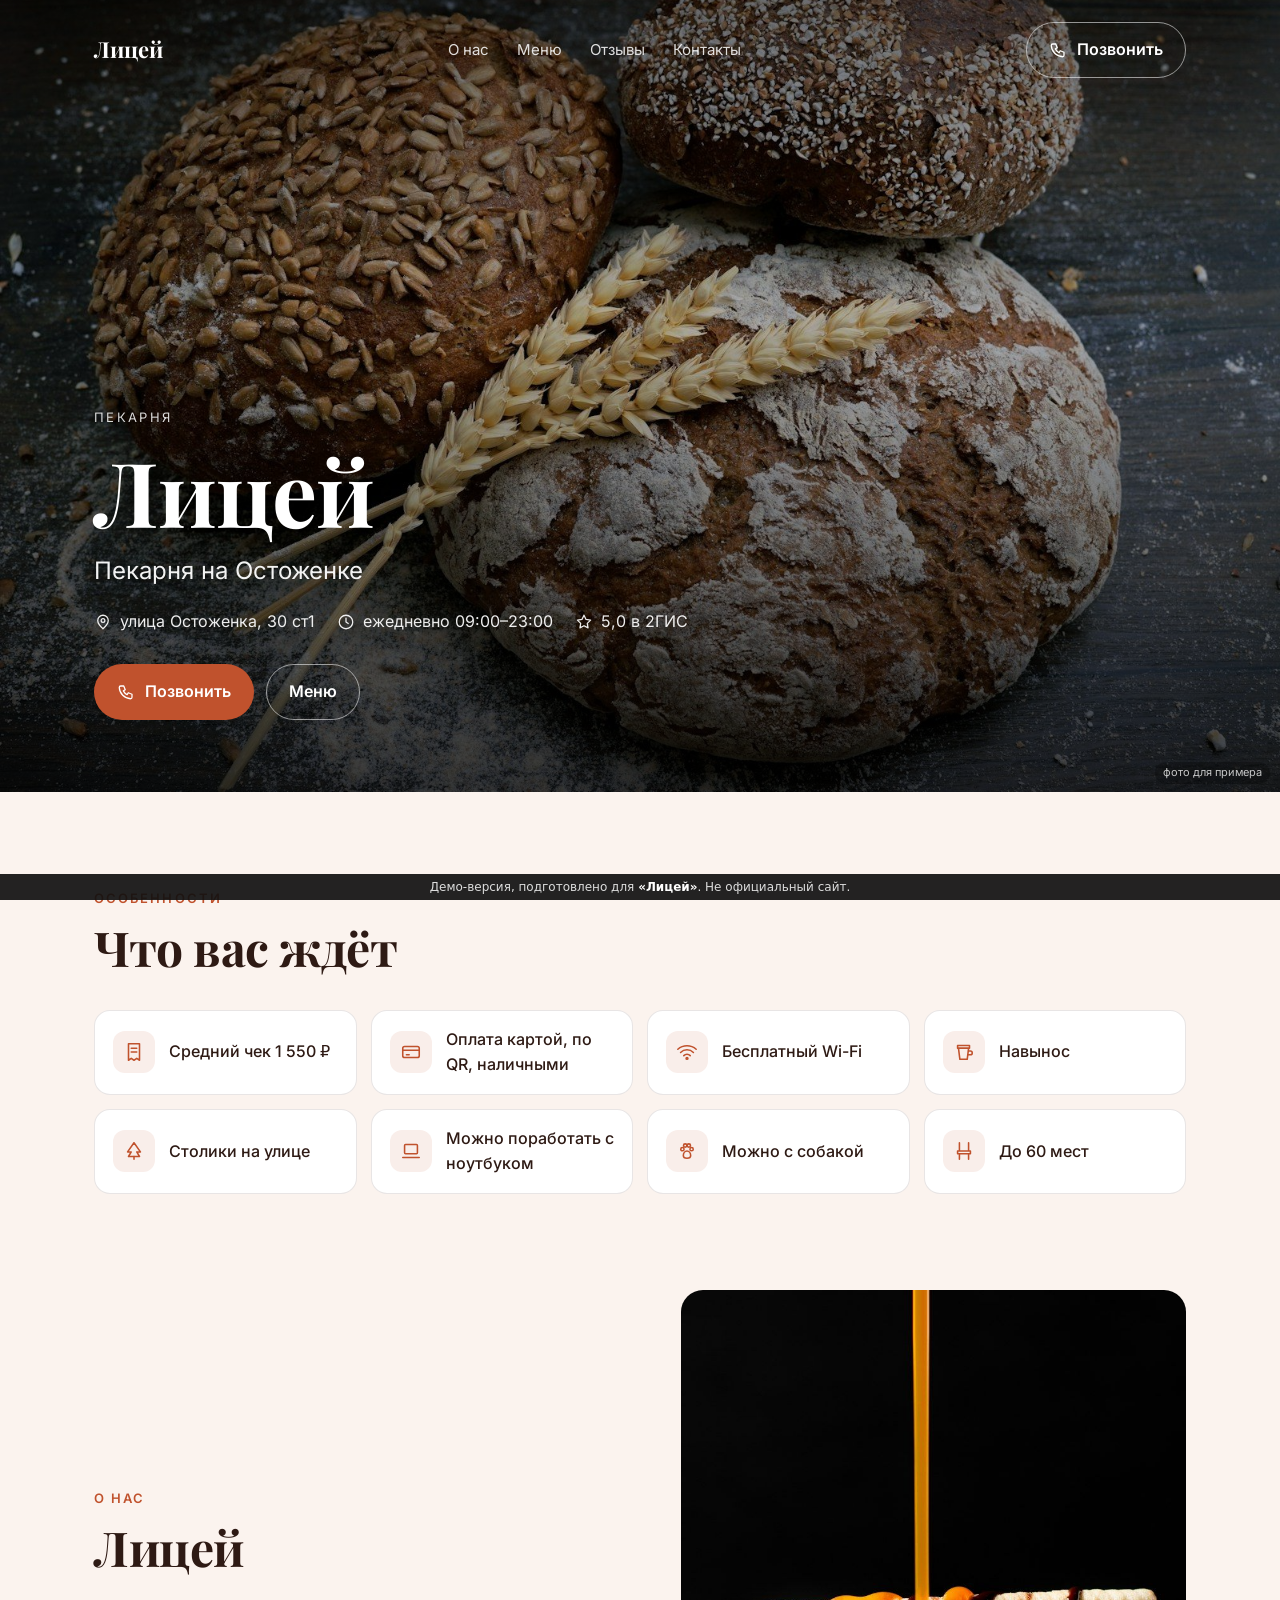
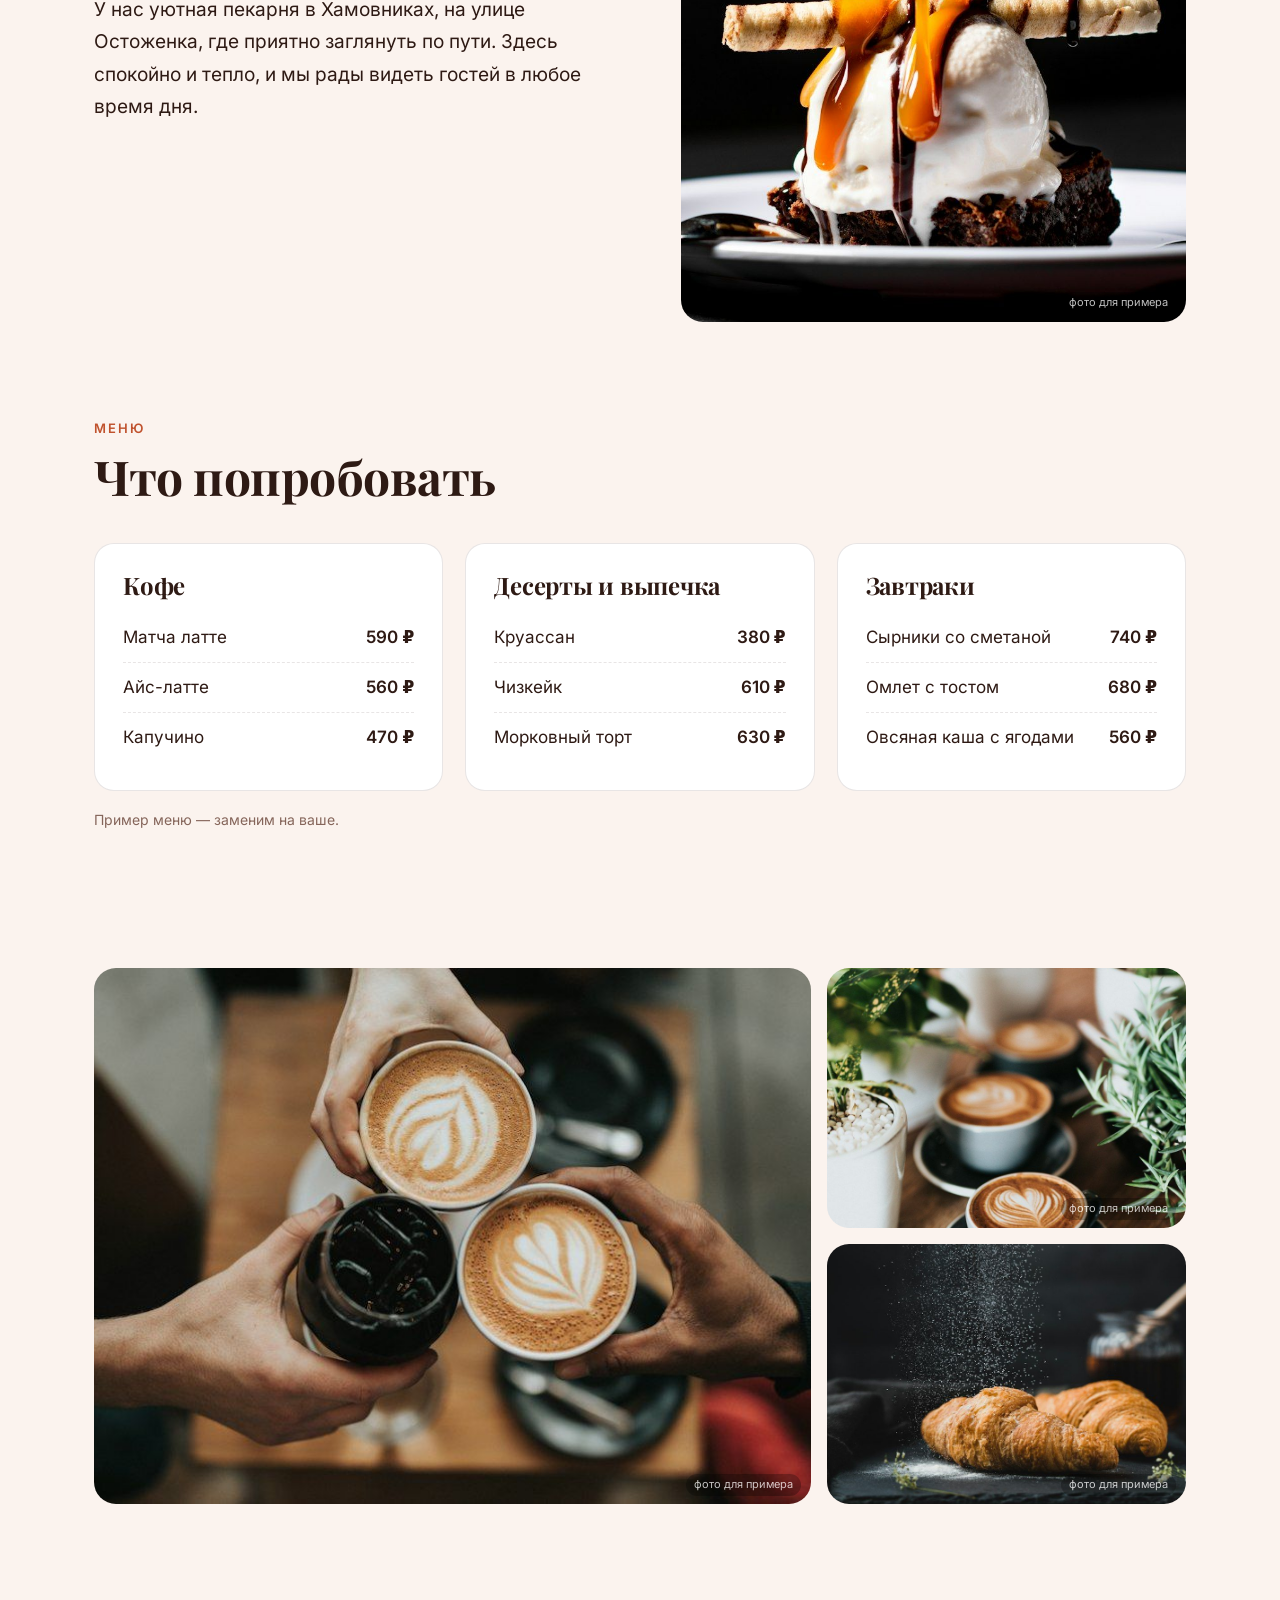
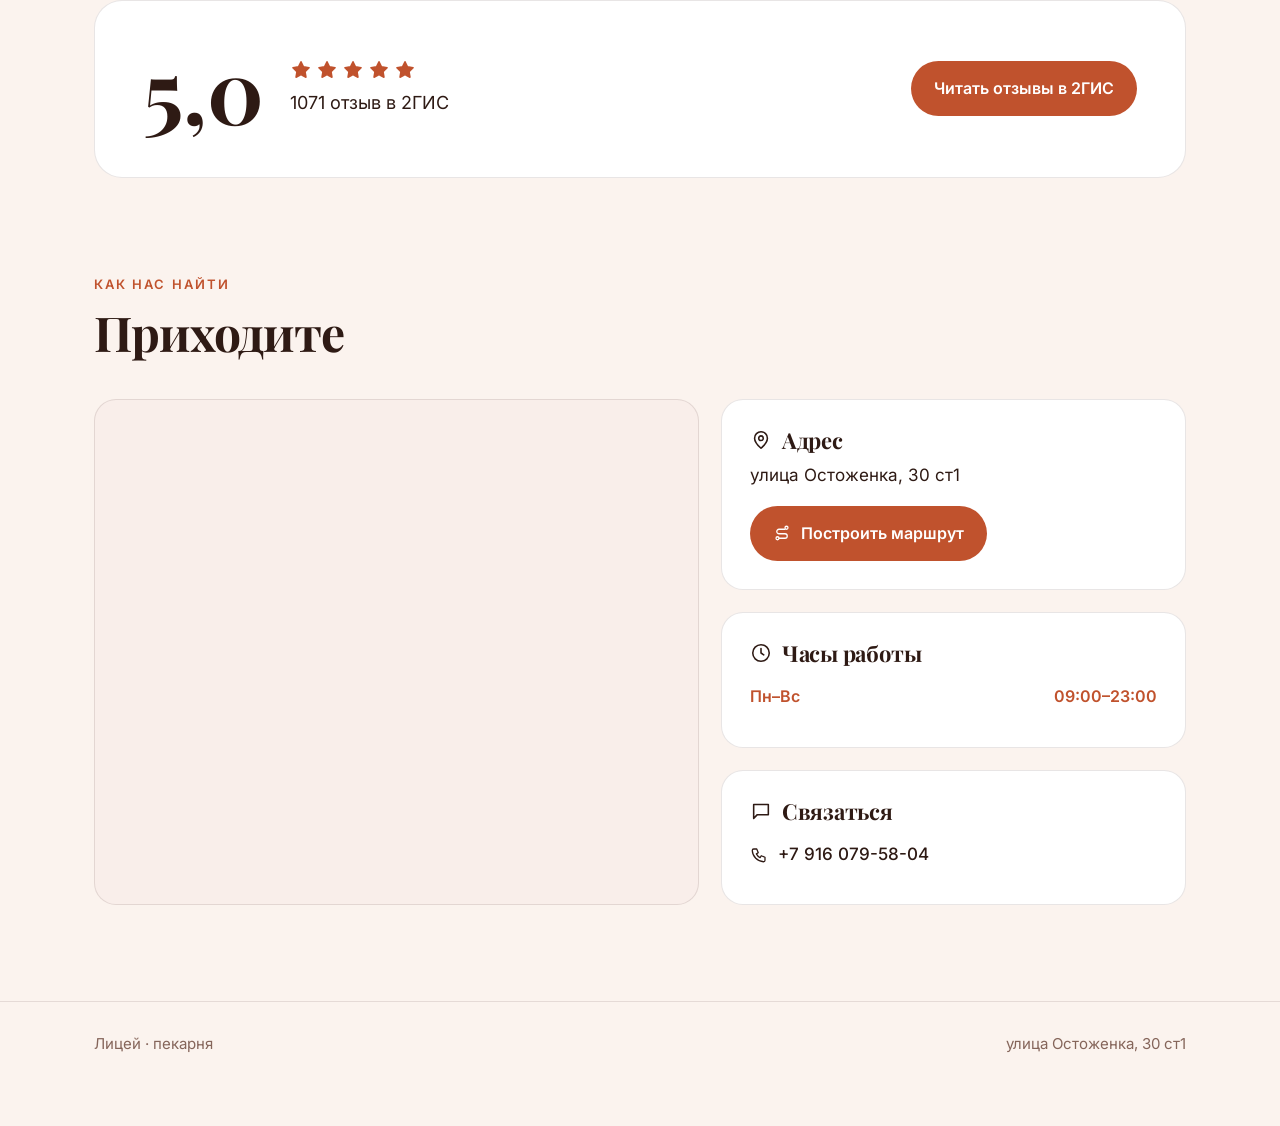
<file: licey/index.html>
<!doctype html>
<html lang="ru">
<head>
<meta charset="utf-8">
<meta name="viewport" content="width=device-width, initial-scale=1">
<meta name="robots" content="noindex, nofollow">
<title>Лицей — пекарня · улица Остоженка, 30 ст1</title>
<style>@font-face{font-family:'Inter';font-style:normal;font-weight:400;font-display:swap;src:url(assets/fonts/inter-63726b8c5211.woff2) format('woff2');unicode-range:U+0301, U+0400-045F, U+0490-0491, U+04B0-04B1, U+2116}@font-face{font-family:'Inter';font-style:normal;font-weight:400;font-display:swap;src:url(assets/fonts/inter-7046639103c8.woff2) format('woff2');unicode-range:U+0000-00FF, U+0131, U+0152-0153, U+02BB-02BC, U+02C6, U+02DA, U+02DC, U+0304, U+0308, U+0329, U+2000-206F, U+20AC, U+2122, U+2191, U+2193, U+2212, U+2215, U+FEFF, U+FFFD}@font-face{font-family:'Inter';font-style:normal;font-weight:500;font-display:swap;src:url(assets/fonts/inter-b6c8ded4fded.woff2) format('woff2');unicode-range:U+0301, U+0400-045F, U+0490-0491, U+04B0-04B1, U+2116}@font-face{font-family:'Inter';font-style:normal;font-weight:500;font-display:swap;src:url(assets/fonts/inter-1825bf3aeb8c.woff2) format('woff2');unicode-range:U+0000-00FF, U+0131, U+0152-0153, U+02BB-02BC, U+02C6, U+02DA, U+02DC, U+0304, U+0308, U+0329, U+2000-206F, U+20AC, U+2122, U+2191, U+2193, U+2212, U+2215, U+FEFF, U+FFFD}@font-face{font-family:'Inter';font-style:normal;font-weight:600;font-display:swap;src:url(assets/fonts/inter-d36c695ef3bb.woff2) format('woff2');unicode-range:U+0301, U+0400-045F, U+0490-0491, U+04B0-04B1, U+2116}@font-face{font-family:'Inter';font-style:normal;font-weight:600;font-display:swap;src:url(assets/fonts/inter-394e2aca9b43.woff2) format('woff2');unicode-range:U+0000-00FF, U+0131, U+0152-0153, U+02BB-02BC, U+02C6, U+02DA, U+02DC, U+0304, U+0308, U+0329, U+2000-206F, U+20AC, U+2122, U+2191, U+2193, U+2212, U+2215, U+FEFF, U+FFFD}@font-face{font-family:'Playfair Display';font-style:normal;font-weight:600;font-display:swap;src:url(assets/fonts/playfair-display-a37bc5afba22.woff2) format('woff2');unicode-range:U+0301, U+0400-045F, U+0490-0491, U+04B0-04B1, U+2116}@font-face{font-family:'Playfair Display';font-style:normal;font-weight:600;font-display:swap;src:url(assets/fonts/playfair-display-d7b43d42eaf4.woff2) format('woff2');unicode-range:U+0000-00FF, U+0131, U+0152-0153, U+02BB-02BC, U+02C6, U+02DA, U+02DC, U+0304, U+0308, U+0329, U+2000-206F, U+20AC, U+2122, U+2191, U+2193, U+2212, U+2215, U+FEFF, U+FFFD}@font-face{font-family:'Playfair Display';font-style:normal;font-weight:700;font-display:swap;src:url(assets/fonts/playfair-display-bb70640c9bc7.woff2) format('woff2');unicode-range:U+0301, U+0400-045F, U+0490-0491, U+04B0-04B1, U+2116}@font-face{font-family:'Playfair Display';font-style:normal;font-weight:700;font-display:swap;src:url(assets/fonts/playfair-display-9322c4ff99ae.woff2) format('woff2');unicode-range:U+0000-00FF, U+0131, U+0152-0153, U+02BB-02BC, U+02C6, U+02DA, U+02DC, U+0304, U+0308, U+0329, U+2000-206F, U+20AC, U+2122, U+2191, U+2193, U+2212, U+2215, U+FEFF, U+FFFD}
:root{--bg:#fbf3ee;--surface:#ffffff;--ink:#2e1a14;--muted:#85655a;--accent:#c0522d;--accent-ink:#ffffff;
--tint:color-mix(in srgb,#c0522d 10%,#ffffff);--line:color-mix(in srgb,#2e1a14 11%,transparent);--head:"Playfair Display";--body:"Inter"}
*{box-sizing:border-box}html{scroll-behavior:smooth}
body{margin:0;background:var(--bg);color:var(--ink);font:17px/1.6 var(--body),system-ui,sans-serif;-webkit-font-smoothing:antialiased;padding-bottom:30px}
a{color:inherit}img{display:block;max-width:100%}
h1,h2,h3{font-family:var(--head),Georgia,serif;font-weight:700;letter-spacing:-.01em;line-height:1.1;margin:0}
.wrap{max-width:1140px;margin:0 auto;padding:0 24px}
.btn{display:inline-flex;align-items:center;gap:10px;padding:14px 22px;border-radius:999px;background:var(--accent);color:var(--accent-ink);text-decoration:none;font-weight:600;font-size:16px;border:1px solid transparent;transition:transform .15s ease,box-shadow .15s ease}
.btn:hover{transform:translateY(-1px);box-shadow:0 8px 24px rgba(0,0,0,.18)}
.btn.line{background:transparent;color:#fff;border-color:rgba(255,255,255,.55)}
.btn.soft{background:transparent;color:var(--ink);border-color:var(--line)}
.credit{position:absolute;right:10px;bottom:8px;font-size:11px;color:#fff;opacity:.75;background:rgba(0,0,0,.35);padding:2px 8px;border-radius:999px}
/* hero */
.hero{position:relative;min-height:min(88vh,820px);display:flex;flex-direction:column;color:#fff;background:#222 center/cover no-repeat}
.hero::before{content:"";position:absolute;inset:0;background:linear-gradient(180deg,rgba(0,0,0,.55) 0%,rgba(0,0,0,.25) 40%,rgba(0,0,0,.72) 100%)}
.hero>*{position:relative}.hero>.wrap{width:100%}.hero>.credit{position:absolute}
.top{display:flex;align-items:center;justify-content:space-between;padding-top:22px;padding-bottom:22px}
.brand{font-family:var(--head);font-size:22px;font-weight:700;text-decoration:none}
.nav{display:flex;gap:28px;font-size:15px}.nav a{text-decoration:none;opacity:.85}.nav a:hover{opacity:1}
.hero .hero-body{margin-top:auto;padding-bottom:72px}
.kicker{text-transform:uppercase;letter-spacing:.18em;font-size:13px;opacity:.85}
.tagline{font-size:clamp(19px,2.2vw,24px);opacity:.95;margin:-6px 0 18px;max-width:30ch}
.hero h1{font-size:clamp(44px,7vw,92px);margin:14px 0 18px;max-width:14ch}
.meta{display:flex;flex-wrap:wrap;gap:10px 22px;align-items:center;opacity:.92;font-size:16px}
.meta span{display:inline-flex;gap:8px;align-items:center}
.actions{display:flex;flex-wrap:wrap;gap:12px;margin-top:30px}
/* sections */
section{padding:96px 0 0}
.eyebrow{color:var(--accent);text-transform:uppercase;letter-spacing:.16em;font-size:13px;font-weight:600;margin-bottom:12px}
h2{font-size:clamp(32px,4vw,48px)}
.lead{color:var(--muted);font-size:18px;max-width:60ch;margin-top:14px}
.feats{display:grid;grid-template-columns:repeat(auto-fill,minmax(210px,1fr));gap:14px;margin-top:36px}
.feat{display:flex;gap:14px;align-items:center;background:var(--surface);border:1px solid var(--line);border-radius:16px;padding:16px 18px;font-weight:500;font-size:16px}
.feat i{flex:none;width:42px;height:42px;border-radius:12px;display:grid;place-items:center;background:var(--tint);color:var(--accent)}
.about{display:grid;grid-template-columns:1.05fr 1fr;gap:56px;align-items:center}
.about p{font-size:19px;line-height:1.7;margin:20px 0 0}
.ph{position:relative;border-radius:22px;overflow:hidden;background:var(--tint)}
.ph img{width:100%;height:100%;object-fit:cover}
.about .ph{aspect-ratio:4/5}
.menu{display:grid;grid-template-columns:repeat(3,1fr);gap:22px;margin-top:40px}
.group{background:var(--surface);border:1px solid var(--line);border-radius:20px;padding:28px}
.group h3{font-size:24px;margin-bottom:14px}
.row{display:flex;align-items:baseline;gap:10px;padding:11px 0;border-bottom:1px dashed var(--line)}
.row:last-child{border-bottom:0}.row .dots{flex:1}.row b{font-weight:600;white-space:nowrap}
.note{margin-top:18px;font-size:14px;color:var(--muted)}
.gallery{display:grid;grid-template-columns:2fr 1fr;grid-template-rows:260px 260px;gap:16px;margin-top:40px}
.gallery .ph:first-child{grid-row:span 2}
.reviews{display:flex;align-items:center;justify-content:space-between;gap:32px;flex-wrap:wrap;background:var(--surface);border:1px solid var(--line);border-radius:28px;padding:44px 48px}
.score{display:flex;align-items:center;gap:26px}
.score .num{font-family:var(--head);font-size:88px;line-height:1;font-weight:700}
.stars{display:flex;gap:4px;color:var(--accent)}.stars svg{fill:currentColor}
.visit{display:grid;grid-template-columns:1.3fr 1fr;gap:22px;margin-top:40px}
.map{border-radius:22px;overflow:hidden;border:1px solid var(--line);min-height:380px;background:var(--tint)}
.map iframe{width:100%;height:100%;min-height:380px;border:0;display:block}
.card{background:var(--surface);border:1px solid var(--line);border-radius:22px;padding:28px}
.card h3{font-size:22px;margin:0 0 10px;display:flex;gap:10px;align-items:center}
table{width:100%;border-collapse:collapse;font-size:16px}td{padding:9px 0;border-bottom:1px solid var(--line)}
td:last-child{text-align:right}tr:last-child td{border-bottom:0}tr.today td{color:var(--accent);font-weight:600}
.contacts a{display:flex;gap:10px;align-items:center;text-decoration:none;padding:8px 0;font-weight:500}
.contacts a:hover{color:var(--accent)}
footer{margin-top:96px;border-top:1px solid var(--line);padding:30px 0 40px;color:var(--muted);font-size:15px}
footer .wrap{display:flex;justify-content:space-between;gap:16px;flex-wrap:wrap}
.demo{position:fixed;left:0;right:0;bottom:0;z-index:30;height:26px;background:rgba(17,17,17,.92);color:#ddd;font:12px/26px system-ui,sans-serif;text-align:center;padding:0 12px;white-space:nowrap;overflow:hidden;text-overflow:ellipsis}
.demo b{color:#fff;font-weight:600}.demo .ds{display:none}
.sticky{display:none}
@media (max-width:860px){
 body{font-size:16px}.nav{display:none}.hero{min-height:min(82vh,680px)}.hero .hero-body{padding-bottom:52px}
 section{padding-top:68px}.about{grid-template-columns:1fr;gap:28px}.about .ph{aspect-ratio:4/3}
 .menu{grid-template-columns:1fr}.visit{grid-template-columns:1fr}
 .gallery{grid-template-columns:1fr 1fr;grid-template-rows:220px 160px}.gallery .ph:first-child{grid-column:span 2;grid-row:auto}
 .reviews{padding:30px 24px}.score .num{font-size:64px}
 /* липкие кнопки над плашкой демо (26px) + отступ снизу, чтобы они не закрывали подвал */
 /* --nl — высота плашки «Powered by Netlify» (её вставляет Netlify, на Free её не отключить); без Netlify — 0 */
 .sticky{display:flex;gap:10px;position:fixed;left:12px;right:12px;bottom:calc(var(--nl,0px) + 36px);z-index:25}
 .sticky .btn{flex:1;justify-content:center;padding:13px 16px;box-shadow:0 10px 30px rgba(0,0,0,.25)}
 body{padding-bottom:26px}footer{padding-bottom:calc(var(--nl,0px) + 36px + 52px + 24px)}
 .demo{bottom:var(--nl,0px)}
 .demo{font-size:11px}.demo .dl{display:none}.demo .ds{display:inline}.hero .actions,.top .btn{display:none}
}
@media (max-width:480px){.wrap{padding:0 16px}.gallery{grid-template-rows:200px 140px}}
</style>
</head>
<body>
<header class="hero" style="background-image:url('assets/photos/1509440159596-0249088772ff-1600.jpg')">
  <div class="wrap top"><a class="brand" href="#">Лицей</a>
    <nav class="nav"><a href="#about">О нас</a><a href="#menu">Меню</a><a href="#reviews">Отзывы</a><a href="#visit">Контакты</a></nav>
    <a class="btn line" href="tel:+79160795804"><svg width="18" height="18" viewBox="0 0 24 24" fill="none" stroke="currentColor" stroke-width="1.7" stroke-linecap="round" stroke-linejoin="round" aria-hidden="true"><path d="M5 4h4l2 5-2.5 1.5a11 11 0 0 0 5 5L15 13l5 2v4a2 2 0 0 1-2 2A16 16 0 0 1 3 6a2 2 0 0 1 2-2"/></svg> Позвонить</a></div>
  <div class="wrap hero-body">
    <div class="kicker">пекарня</div>
    <h1>Лицей</h1>
    <div class="tagline">Пекарня на Остоженке</div>
    <div class="meta"><span><svg width="18" height="18" viewBox="0 0 24 24" fill="none" stroke="currentColor" stroke-width="1.7" stroke-linecap="round" stroke-linejoin="round" aria-hidden="true"><path d="M12 21s-7-6.2-7-11a7 7 0 0 1 14 0c0 4.8-7 11-7 11z"/><circle cx="12" cy="10" r="2.5"/></svg> улица Остоженка, 30 ст1</span><span><svg width="18" height="18" viewBox="0 0 24 24" fill="none" stroke="currentColor" stroke-width="1.7" stroke-linecap="round" stroke-linejoin="round" aria-hidden="true"><circle cx="12" cy="12" r="9"/><path d="M12 7v5l3 2"/></svg> ежедневно 09:00–23:00</span><span><svg width="18" height="18" viewBox="0 0 24 24" fill="none" stroke="currentColor" stroke-width="1.7" stroke-linecap="round" stroke-linejoin="round" aria-hidden="true"><path d="M12 3l2.7 5.6 6.1.9-4.4 4.3 1 6.1L12 17l-5.4 2.9 1-6.1-4.4-4.3 6.1-.9z"/></svg> 5,0 в 2ГИС</span></div>
    <div class="actions"><a class="btn" href="tel:+79160795804"><svg width="18" height="18" viewBox="0 0 24 24" fill="none" stroke="currentColor" stroke-width="1.7" stroke-linecap="round" stroke-linejoin="round" aria-hidden="true"><path d="M5 4h4l2 5-2.5 1.5a11 11 0 0 0 5 5L15 13l5 2v4a2 2 0 0 1-2 2A16 16 0 0 1 3 6a2 2 0 0 1 2-2"/></svg> Позвонить</a><a class="btn line" href="#menu">Меню</a></div>
  </div>
  <span class="credit">фото для примера</span>
</header>

<section id="features"><div class="wrap"><div class="eyebrow">Особенности</div><h2>Что вас ждёт</h2><div class="feats"><div class="feat"><i><svg width="22" height="22" viewBox="0 0 24 24" fill="none" stroke="currentColor" stroke-width="1.7" stroke-linecap="round" stroke-linejoin="round" aria-hidden="true"><path d="M6 3h12v18l-3-2-3 2-3-2-3 2z"/><path d="M9 8h6M9 12h6"/></svg></i>Средний чек 1 550 ₽</div><div class="feat"><i><svg width="22" height="22" viewBox="0 0 24 24" fill="none" stroke="currentColor" stroke-width="1.7" stroke-linecap="round" stroke-linejoin="round" aria-hidden="true"><rect x="3" y="6" width="18" height="12" rx="2"/><path d="M3 10h18M7 15h3"/></svg></i>Оплата картой, по QR, наличными</div><div class="feat"><i><svg width="22" height="22" viewBox="0 0 24 24" fill="none" stroke="currentColor" stroke-width="1.7" stroke-linecap="round" stroke-linejoin="round" aria-hidden="true"><path d="M2 9a15 15 0 0 1 20 0M5 12.5a10 10 0 0 1 14 0M8.5 16a5 5 0 0 1 7 0"/><circle cx="12" cy="19" r="1"/></svg></i>Бесплатный Wi-Fi</div><div class="feat"><i><svg width="22" height="22" viewBox="0 0 24 24" fill="none" stroke="currentColor" stroke-width="1.7" stroke-linecap="round" stroke-linejoin="round" aria-hidden="true"><path d="M6 8h11l-1.5 12h-8z"/><path d="M5 5h13v3H5zM17 11h2a2 2 0 0 1 0 4h-2.5"/></svg></i>Навынос</div><div class="feat"><i><svg width="22" height="22" viewBox="0 0 24 24" fill="none" stroke="currentColor" stroke-width="1.7" stroke-linecap="round" stroke-linejoin="round" aria-hidden="true"><path d="M12 3 5 13h4l-3 5h12l-3-5h4z"/><path d="M12 18v3"/></svg></i>Столики на улице</div><div class="feat"><i><svg width="22" height="22" viewBox="0 0 24 24" fill="none" stroke="currentColor" stroke-width="1.7" stroke-linecap="round" stroke-linejoin="round" aria-hidden="true"><rect x="5" y="5" width="14" height="10" rx="1"/><path d="M3 19h18"/></svg></i>Можно поработать с ноутбуком</div><div class="feat"><i><svg width="22" height="22" viewBox="0 0 24 24" fill="none" stroke="currentColor" stroke-width="1.7" stroke-linecap="round" stroke-linejoin="round" aria-hidden="true"><circle cx="7" cy="10" r="1.8"/><circle cx="17" cy="10" r="1.8"/><circle cx="10" cy="6" r="1.8"/><circle cx="14" cy="6" r="1.8"/><path d="M8 17c0-3 2-5 4-5s4 2 4 5-2 3-4 3-4 0-4-3z"/></svg></i>Можно с собакой</div><div class="feat"><i><svg width="22" height="22" viewBox="0 0 24 24" fill="none" stroke="currentColor" stroke-width="1.7" stroke-linecap="round" stroke-linejoin="round" aria-hidden="true"><path d="M7 3v9h10V3M5 12h14v3H5zM7 15v6M17 15v6"/></svg></i>До 60 мест</div></div></div></section>

<section id="about"><div class="wrap about">
  <div><div class="eyebrow">О нас</div><h2>Лицей</h2><p>У нас уютная пекарня в Хамовниках, на улице Остоженка, где приятно заглянуть по пути. Здесь спокойно и тепло, и мы рады видеть гостей в любое время дня.</p></div>
  <div class="ph"><img loading="lazy" src="assets/photos/1551024506-0bccd828d307-800.jpg" alt=""><span class="credit">фото для примера</span></div>
</div></section>

<section id="menu"><div class="wrap">
  <div class="eyebrow">Меню</div><h2>Что попробовать</h2>
  <div class="menu"><div class="group"><h3>Кофе</h3><div class="row"><span>Матча латте</span><span class="dots"></span><b>590 ₽</b></div><div class="row"><span>Айс-латте</span><span class="dots"></span><b>560 ₽</b></div><div class="row"><span>Капучино</span><span class="dots"></span><b>470 ₽</b></div></div><div class="group"><h3>Десерты и выпечка</h3><div class="row"><span>Круассан</span><span class="dots"></span><b>380 ₽</b></div><div class="row"><span>Чизкейк</span><span class="dots"></span><b>610 ₽</b></div><div class="row"><span>Морковный торт</span><span class="dots"></span><b>630 ₽</b></div></div><div class="group"><h3>Завтраки</h3><div class="row"><span>Сырники со сметаной</span><span class="dots"></span><b>740 ₽</b></div><div class="row"><span>Омлет с тостом</span><span class="dots"></span><b>680 ₽</b></div><div class="row"><span>Овсяная каша с ягодами</span><span class="dots"></span><b>560 ₽</b></div></div></div>
  <div class="note">Пример меню — заменим на ваше.</div>
</div></section>

<section><div class="wrap"><div class="gallery">
  <div class="ph"><img loading="lazy" src="assets/photos/1495474472287-4d71bcdd2085-800.jpg" alt=""><span class="credit">фото для примера</span></div><div class="ph"><img loading="lazy" src="assets/photos/1509042239860-f550ce710b93-800.jpg" alt=""><span class="credit">фото для примера</span></div><div class="ph"><img loading="lazy" src="assets/photos/1555507036-ab1f4038808a-800.jpg" alt=""><span class="credit">фото для примера</span></div>
</div></div></section>

<section id="reviews"><div class="wrap"><div class="reviews">
  <div class="score"><div class="num">5,0</div><div><div class="stars"><svg width="22" height="22" viewBox="0 0 24 24" fill="none" stroke="currentColor" stroke-width="1.7" stroke-linecap="round" stroke-linejoin="round" aria-hidden="true"><path d="M12 3l2.7 5.6 6.1.9-4.4 4.3 1 6.1L12 17l-5.4 2.9 1-6.1-4.4-4.3 6.1-.9z"/></svg><svg width="22" height="22" viewBox="0 0 24 24" fill="none" stroke="currentColor" stroke-width="1.7" stroke-linecap="round" stroke-linejoin="round" aria-hidden="true"><path d="M12 3l2.7 5.6 6.1.9-4.4 4.3 1 6.1L12 17l-5.4 2.9 1-6.1-4.4-4.3 6.1-.9z"/></svg><svg width="22" height="22" viewBox="0 0 24 24" fill="none" stroke="currentColor" stroke-width="1.7" stroke-linecap="round" stroke-linejoin="round" aria-hidden="true"><path d="M12 3l2.7 5.6 6.1.9-4.4 4.3 1 6.1L12 17l-5.4 2.9 1-6.1-4.4-4.3 6.1-.9z"/></svg><svg width="22" height="22" viewBox="0 0 24 24" fill="none" stroke="currentColor" stroke-width="1.7" stroke-linecap="round" stroke-linejoin="round" aria-hidden="true"><path d="M12 3l2.7 5.6 6.1.9-4.4 4.3 1 6.1L12 17l-5.4 2.9 1-6.1-4.4-4.3 6.1-.9z"/></svg><svg width="22" height="22" viewBox="0 0 24 24" fill="none" stroke="currentColor" stroke-width="1.7" stroke-linecap="round" stroke-linejoin="round" aria-hidden="true"><path d="M12 3l2.7 5.6 6.1.9-4.4 4.3 1 6.1L12 17l-5.4 2.9 1-6.1-4.4-4.3 6.1-.9z"/></svg></div>
  <div style="margin-top:8px;font-size:18px">1071 отзыв в 2ГИС</div></div></div>
  <a class="btn" href="https://2gis.ru/moscow/firm/70000001093349771" target="_blank" rel="noopener">Читать отзывы в 2ГИС</a>
</div></div></section>

<section id="visit"><div class="wrap">
  <div class="eyebrow">Как нас найти</div><h2>Приходите</h2>
  <div class="visit">
    <div class="map"><iframe loading="lazy" title="Карта" src="https://www.openstreetmap.org/export/embed.html?bbox=37.589297,55.736351,37.603297,55.743351000000004&amp;layer=mapnik&amp;marker=55.739851,37.596297"></iframe></div>
    <div style="display:grid;gap:22px">
      <div class="card"><h3><svg width="22" height="22" viewBox="0 0 24 24" fill="none" stroke="currentColor" stroke-width="1.7" stroke-linecap="round" stroke-linejoin="round" aria-hidden="true"><path d="M12 21s-7-6.2-7-11a7 7 0 0 1 14 0c0 4.8-7 11-7 11z"/><circle cx="12" cy="10" r="2.5"/></svg> Адрес</h3><div>улица Остоженка, 30 ст1</div>
        <div style="margin-top:16px"><a class="btn" href="https://2gis.ru/moscow/firm/70000001093349771" target="_blank" rel="noopener"><svg width="18" height="18" viewBox="0 0 24 24" fill="none" stroke="currentColor" stroke-width="1.7" stroke-linecap="round" stroke-linejoin="round" aria-hidden="true"><circle cx="6" cy="19" r="2"/><circle cx="18" cy="5" r="2"/><path d="M8 19h8a3 3 0 0 0 0-6H8a3 3 0 0 1 0-6h8"/></svg> Построить маршрут</a></div></div>
      <div class="card"><h3><svg width="22" height="22" viewBox="0 0 24 24" fill="none" stroke="currentColor" stroke-width="1.7" stroke-linecap="round" stroke-linejoin="round" aria-hidden="true"><circle cx="12" cy="12" r="9"/><path d="M12 7v5l3 2"/></svg> Часы работы</h3><table><tr data-days="1,2,3,4,5,6,0"><td>Пн–Вс</td><td>09:00–23:00</td></tr></table></div>
      <div class="card contacts"><h3><svg width="22" height="22" viewBox="0 0 24 24" fill="none" stroke="currentColor" stroke-width="1.7" stroke-linecap="round" stroke-linejoin="round" aria-hidden="true"><path d="M4 5h16v11H8l-4 4z"/></svg> Связаться</h3><a href="tel:+79160795804"><svg width="18" height="18" viewBox="0 0 24 24" fill="none" stroke="currentColor" stroke-width="1.7" stroke-linecap="round" stroke-linejoin="round" aria-hidden="true"><path d="M5 4h4l2 5-2.5 1.5a11 11 0 0 0 5 5L15 13l5 2v4a2 2 0 0 1-2 2A16 16 0 0 1 3 6a2 2 0 0 1 2-2"/></svg> +7 916 079-58-04</a></div>
    </div>
  </div>
</div></section>

<footer><div class="wrap"><span>Лицей · пекарня</span><span>улица Остоженка, 30 ст1</span></div></footer>

<div class="sticky"><a class="btn" href="tel:+79160795804"><svg width="18" height="18" viewBox="0 0 24 24" fill="none" stroke="currentColor" stroke-width="1.7" stroke-linecap="round" stroke-linejoin="round" aria-hidden="true"><path d="M5 4h4l2 5-2.5 1.5a11 11 0 0 0 5 5L15 13l5 2v4a2 2 0 0 1-2 2A16 16 0 0 1 3 6a2 2 0 0 1 2-2"/></svg> Позвонить</a></div>
<div class="demo"><span class="dl">Демо-версия, подготовлено для</span><span class="ds">Демо для</span> <b>«Лицей»</b>. Не официальный сайт.</div>
<script>(function(){
/* плашка Netlify появляется асинхронно: меряем её и поднимаем полосу демо и кнопки над ней */
function nl(){var f=document.querySelector('#nl-badge-frame,.nl-badge-frame,iframe[title="Powered by Netlify"]');if(!f)return false;
function set(){var h=Math.ceil(f.getBoundingClientRect().height);if(h>0&&h<120)document.documentElement.style.setProperty('--nl',h+'px')}
set();if(window.ResizeObserver)new ResizeObserver(set).observe(f);return true}  /* перемер после анимации появления */
if(!nl()){var mo=new MutationObserver(function(){if(nl())mo.disconnect()});mo.observe(document.documentElement,{childList:true,subtree:true});
setTimeout(function(){mo.disconnect()},15000)}
})()</script>
<script>(function(){var d=new Date().getDay();document.querySelectorAll('tr[data-days]').forEach(function(r){
if(r.dataset.days.split(',').indexOf(String(d))>-1)r.className='today'})})()</script>
</body>
</html>
</file>
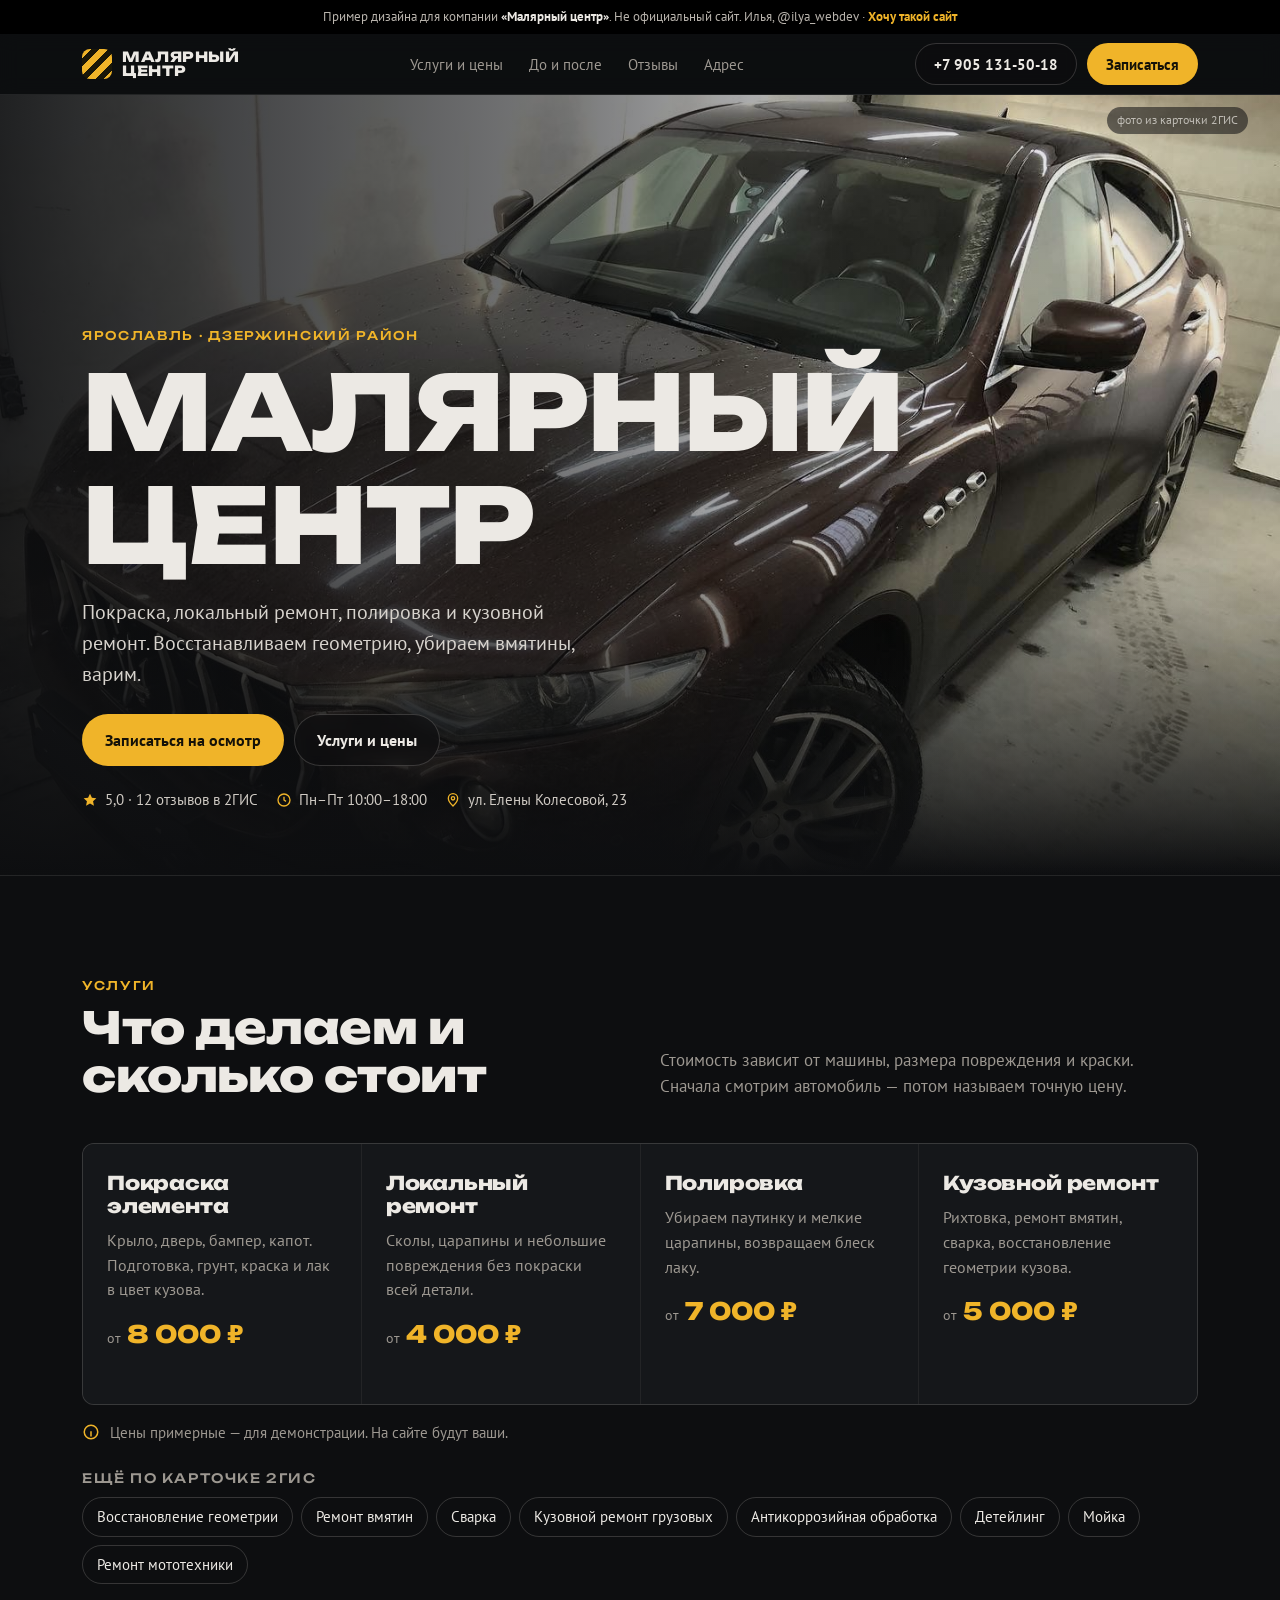
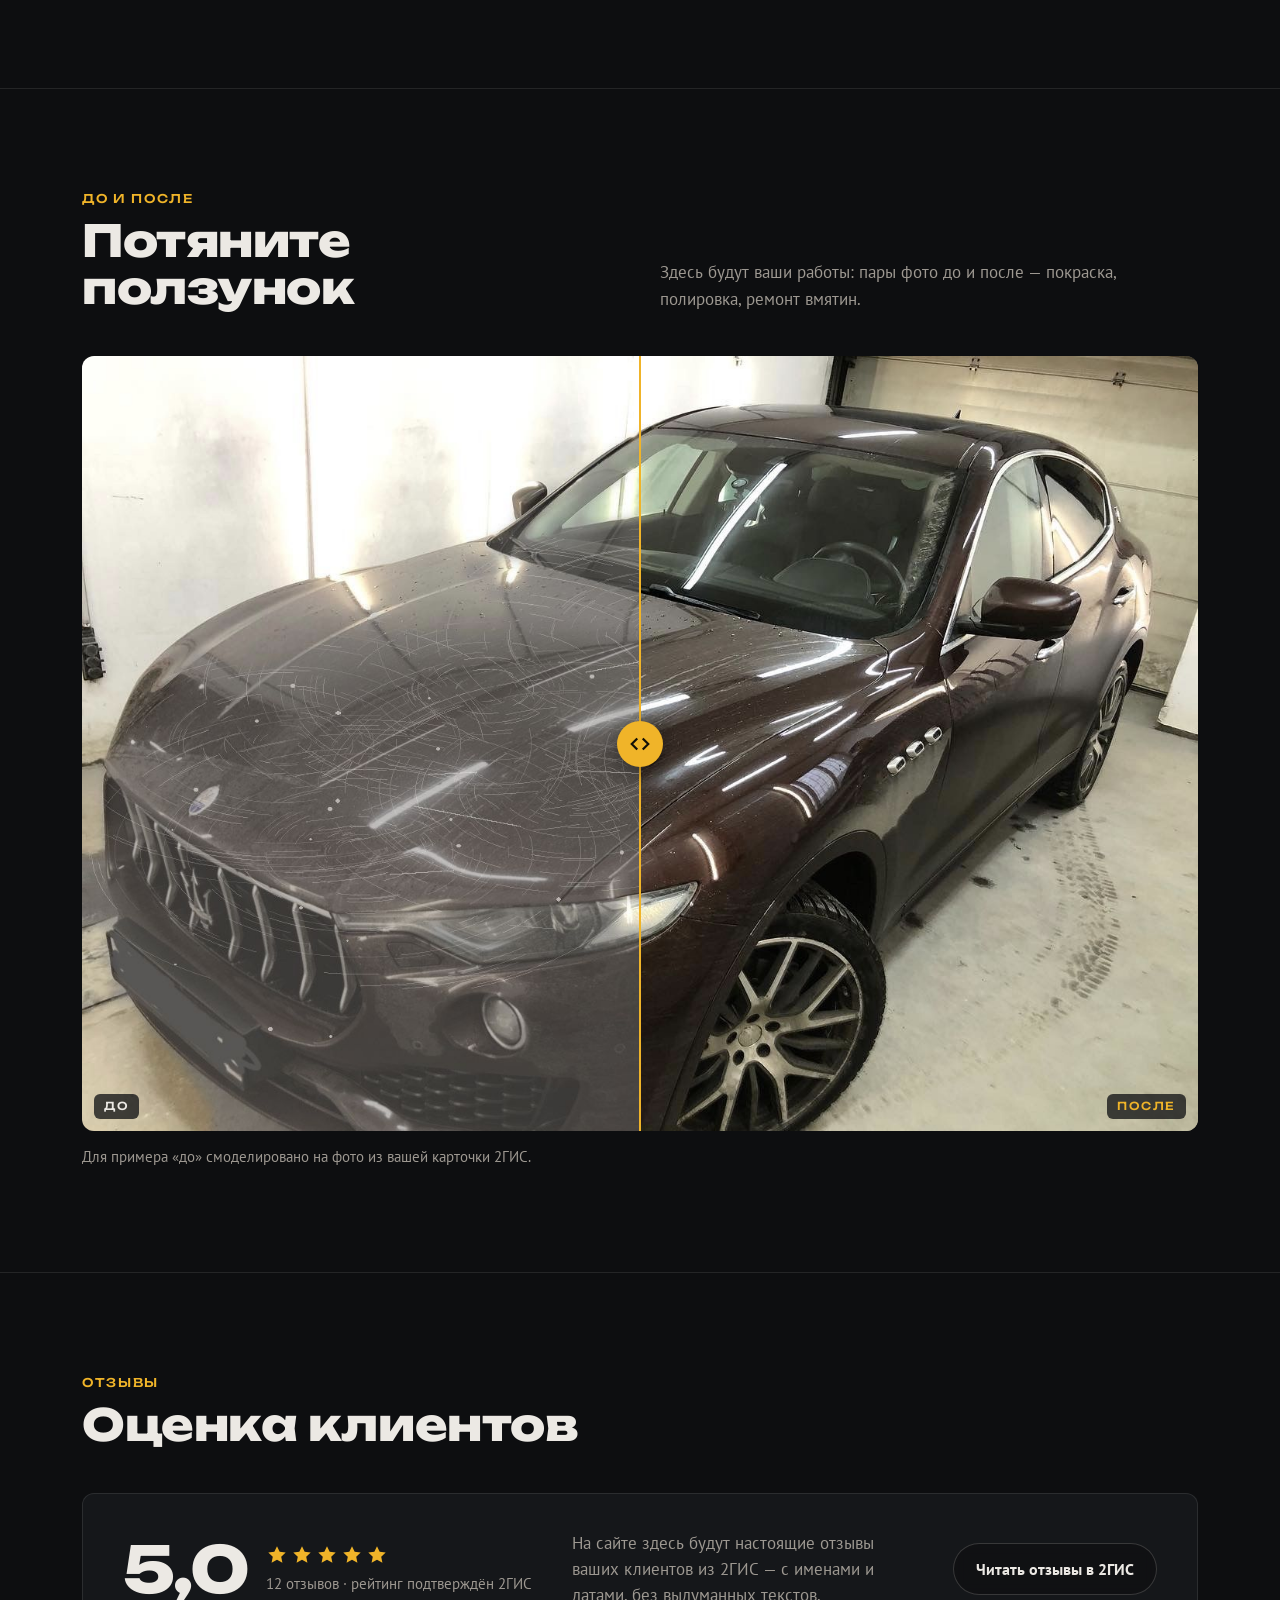
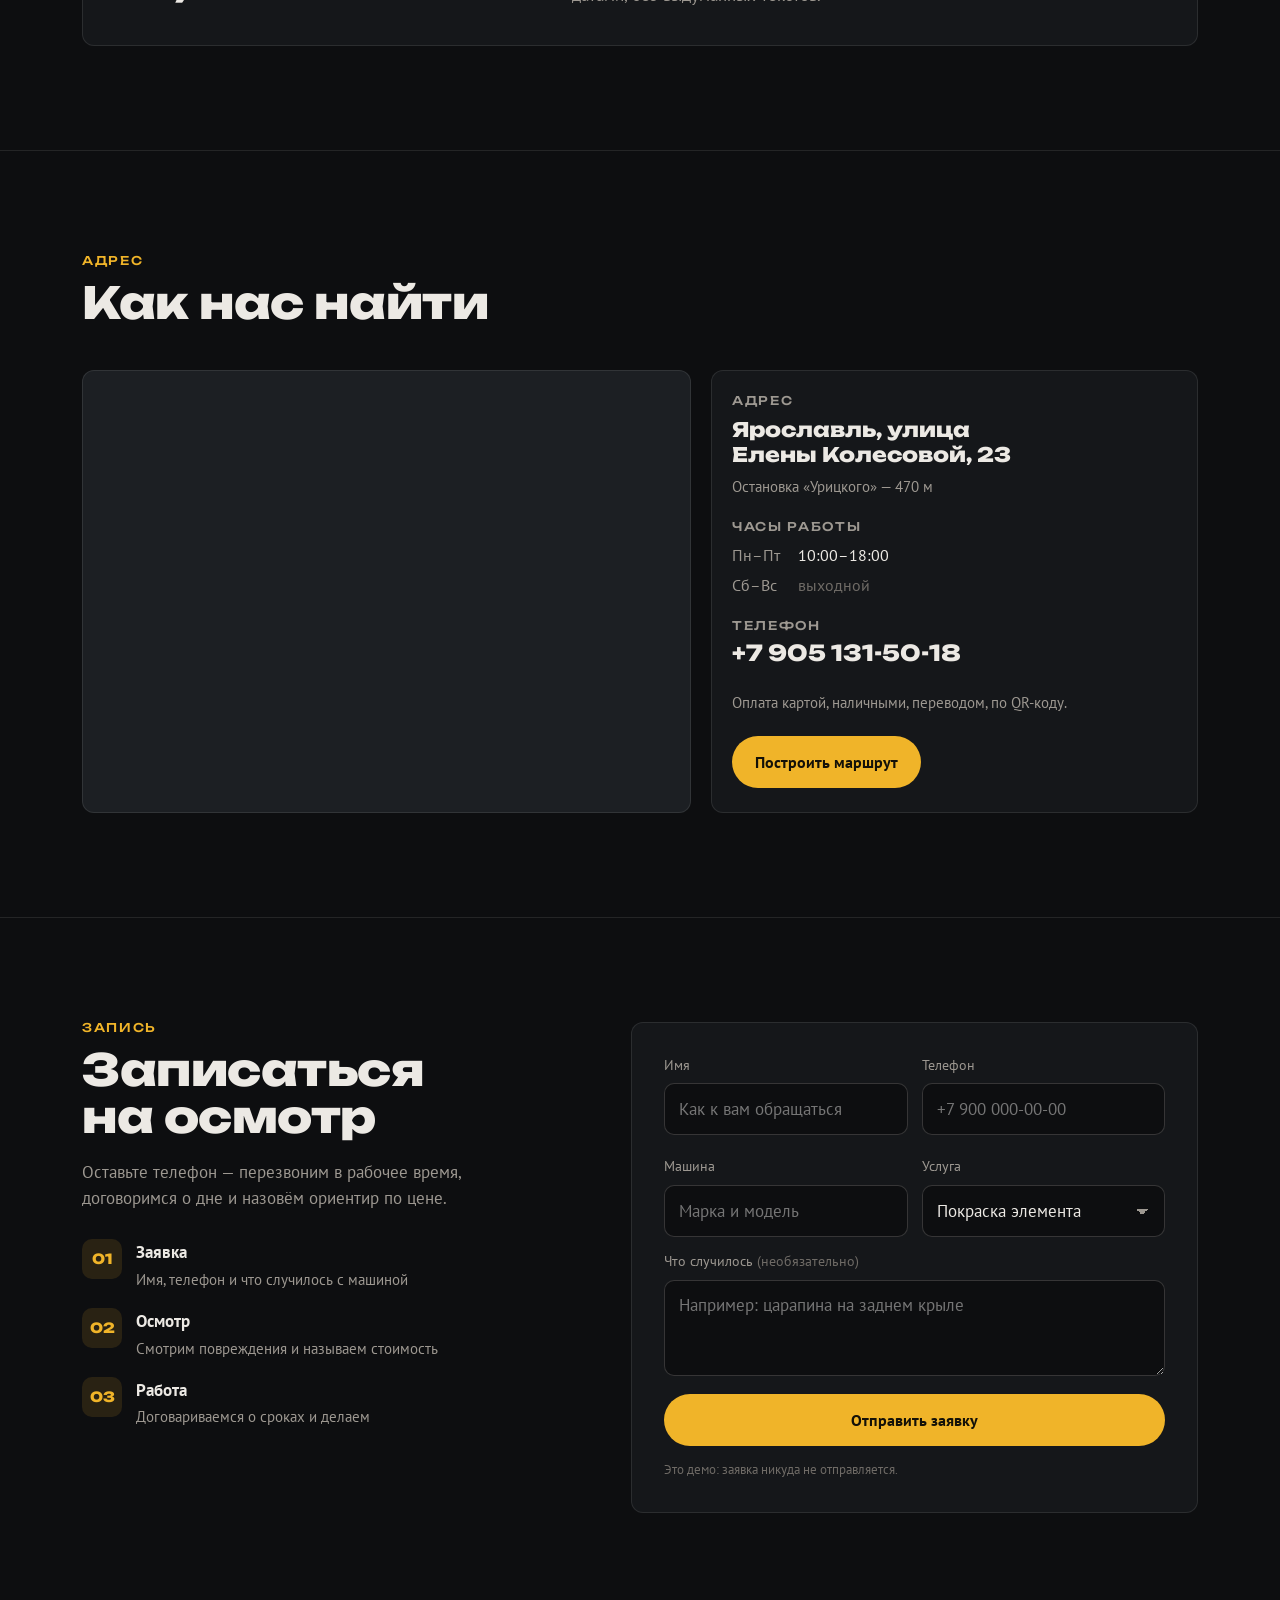
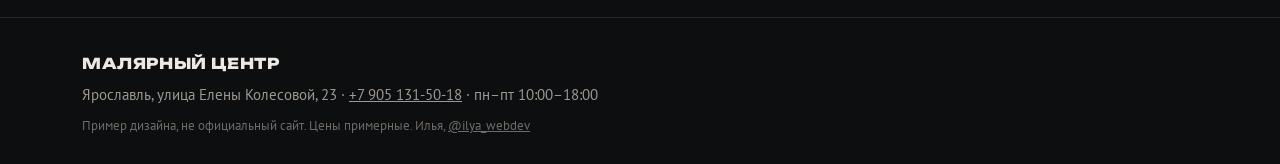
<file: malyarnyy-2c8e/index.html>
<!doctype html>
<html lang="ru">
<head>
<meta charset="utf-8">
<meta name="viewport" content="width=device-width, initial-scale=1, viewport-fit=cover">
<meta name="robots" content="noindex, nofollow">
<meta name="theme-color" content="#0d0e10">
<title>Малярный центр — покраска и кузовной ремонт · Ярославль</title>
<link rel="preload" as="image" href="img/car-m.jpg" media="(max-width: 760px)">
<link rel="preload" as="image" href="img/car.jpg" media="(min-width: 761px)">
<link rel="stylesheet" href="fonts/fonts.css">
<style>
:root{
  --bg:#0d0e10; --panel:#15171a; --panel-2:#1c1f23; --line:rgba(236,233,228,.1); --line-2:rgba(236,233,228,.18);
  --ink:#ece9e4; --muted:#9d9891; --dim:#6f6b66;
  --accent:#f0b429; --accent-ink:#141108; --accent-soft:rgba(240,180,41,.12);
  --head:"Unbounded",system-ui,sans-serif; --body:"PT Sans",system-ui,sans-serif;
  --r:12px; --pad:16px; --max:1180px;
}
*,*::before,*::after{box-sizing:border-box}
html{-webkit-text-size-adjust:100%;scroll-behavior:smooth;scroll-padding-top:72px}
body{margin:0;background:var(--bg);color:var(--ink);font:17px/1.55 var(--body);-webkit-font-smoothing:antialiased;
  padding-bottom:calc(76px + env(safe-area-inset-bottom))}
img{display:block;max-width:100%}
a{color:inherit}
h1,h2,h3{font-family:var(--head);font-weight:800;letter-spacing:-.01em;margin:0;line-height:1.08}
h2{font-size:clamp(26px,6.4vw,44px)}
.wrap{max-width:var(--max);margin:0 auto;padding:0 var(--pad)}
.eyebrow{font:500 12px/1 var(--head);letter-spacing:.14em;text-transform:uppercase;color:var(--accent)}
.muted{color:var(--muted)}
section{padding:64px 0;border-top:1px solid var(--line)}
.sec-head{display:grid;gap:12px;margin-bottom:28px}
.sec-head p{margin:0;max-width:58ch;color:var(--muted)}

/* кнопки */
.btn{display:inline-flex;align-items:center;justify-content:center;gap:10px;min-height:52px;padding:0 22px;border-radius:999px;
  font:700 16px/1 var(--body);text-decoration:none;border:1px solid transparent;cursor:pointer;white-space:nowrap;
  transition:transform .15s ease,background-color .2s ease,border-color .2s ease}
.btn:active{transform:scale(.98)}
.btn-primary{background:var(--accent);color:var(--accent-ink)}
.btn-primary:hover{background:#ffc53d}
.btn-ghost{background:rgba(13,14,16,.55);color:var(--ink);border-color:var(--line-2);-webkit-backdrop-filter:blur(6px);backdrop-filter:blur(6px)}
.btn-ghost:hover{border-color:var(--ink)}
.btn svg{width:18px;height:18px;flex:none}
:focus-visible{outline:2px solid var(--accent);outline-offset:3px}

/* плашка демо */
.demo{background:#000;color:#b9b4ad;font-size:13px;line-height:1.4;padding:8px var(--pad);text-align:center}
.demo b{color:var(--ink);font-weight:700}
.demo a{color:var(--accent);font-weight:700;text-decoration:none;white-space:nowrap}

/* шапка */
.top{position:sticky;top:0;z-index:20;background:rgba(13,14,16,.86);-webkit-backdrop-filter:blur(10px);backdrop-filter:blur(10px);
  border-bottom:1px solid var(--line)}
.top .wrap{display:flex;align-items:center;justify-content:space-between;gap:12px;height:60px}
.logo{display:flex;align-items:center;gap:10px;text-decoration:none;font:800 14px/1.05 var(--head);letter-spacing:.04em;text-transform:uppercase}
.logo i{width:30px;height:30px;border-radius:8px;background:repeating-linear-gradient(-45deg,var(--accent) 0 6px,#1a1708 6px 12px);flex:none}
.top nav{display:none;gap:26px;font-size:15px}
.top nav a{text-decoration:none;color:var(--muted)}
.top nav a:hover{color:var(--ink)}
.top .btn{min-height:42px;padding:0 18px;font-size:15px}
.top .call,.top .btn-primary{display:none}

/* первый экран */
/* телефон: фото целиком сверху, текст наезжает на его затемнённый низ; от 900 px — фото на весь первый экран */
.hero{position:relative;overflow:hidden;border-top:0;padding:0}
.hero picture{position:relative;display:block}
.hero picture img{width:100%;height:auto;aspect-ratio:1440/1000;object-fit:cover}
.hero picture::after{content:"";position:absolute;inset:0;background:linear-gradient(180deg,rgba(13,14,16,0) 45%,var(--bg) 100%)}
.hero .wrap{position:relative;z-index:1;width:100%;margin-top:-56px;padding-bottom:36px}
.hero h1{font-size:clamp(40px,11.5vw,104px);text-transform:uppercase;letter-spacing:-.02em;margin:14px 0 16px}
.hero p.lead{margin:0 0 24px;max-width:46ch;font-size:18px;color:#d7d3cd}
.hero .actions{display:grid;gap:10px}
.facts{display:flex;flex-wrap:wrap;gap:8px 18px;margin-top:22px;font-size:15px;color:#cfcac3}
.facts span{display:inline-flex;align-items:center;gap:7px}
.facts svg{width:16px;height:16px;color:var(--accent)}
.photo-note{position:absolute;right:var(--pad);top:12px;z-index:2;font-size:12px;color:rgba(236,233,228,.7);
  background:rgba(13,14,16,.55);padding:4px 10px;border-radius:999px}

/* услуги */
.services{display:grid;gap:1px;background:var(--line);border:1px solid var(--line);border-radius:var(--r);overflow:hidden}
.svc{background:var(--panel);padding:22px 20px;display:grid;gap:10px;align-content:start}
.svc h3{font-size:19px;line-height:1.2}
.svc p{margin:0;color:var(--muted);font-size:16px}
.price{display:flex;align-items:baseline;gap:6px;margin-top:4px;font-family:var(--head);font-weight:500}
.price small{font:400 14px var(--body);color:var(--muted)}
.price b{font-size:24px;font-weight:800;color:var(--accent)}
.price-note{display:flex;gap:10px;align-items:flex-start;margin:16px 0 0;font-size:15px;color:var(--muted)}
.price-note svg{width:18px;height:18px;flex:none;margin-top:2px;color:var(--accent)}
.also{margin-top:28px}
.also h3{font:500 13px/1 var(--head);letter-spacing:.12em;text-transform:uppercase;color:var(--muted);margin-bottom:12px}
.chips{display:flex;flex-wrap:wrap;gap:8px}
.chips span{border:1px solid var(--line-2);border-radius:999px;padding:7px 14px;font-size:15px}

/* до / после */
.ba{position:relative;border-radius:var(--r);overflow:hidden;aspect-ratio:1440/1000;background:#222;user-select:none;-webkit-user-select:none;touch-action:pan-y}
.ba img{position:absolute;inset:0;width:100%;height:100%;object-fit:cover;pointer-events:none}
.ba .after{clip-path:inset(0 0 0 var(--pos,50%))}
.ba .handle{position:absolute;top:0;bottom:0;left:var(--pos,50%);width:2px;margin-left:-1px;background:var(--accent);pointer-events:none}
.ba .knob{position:absolute;top:50%;left:50%;width:46px;height:46px;margin:-23px 0 0 -23px;border-radius:50%;background:var(--accent);
  color:var(--accent-ink);display:grid;place-items:center;box-shadow:0 6px 24px rgba(0,0,0,.45)}
.ba .knob svg{width:22px;height:22px}
.ba .tag{position:absolute;bottom:12px;font:500 11px/1 var(--head);letter-spacing:.14em;text-transform:uppercase;
  background:rgba(13,14,16,.75);padding:7px 10px;border-radius:6px;pointer-events:none}
.ba .tag.l{left:12px}.ba .tag.r{right:12px;color:var(--accent)}
.ba input{position:absolute;inset:0;width:100%;height:100%;margin:0;opacity:0;cursor:ew-resize}
.ba-note{margin:14px 0 0;font-size:15px;color:var(--muted)}

/* отзывы */
.rating{display:grid;gap:24px;background:var(--panel);border:1px solid var(--line);border-radius:var(--r);padding:28px 22px}
.score{display:flex;align-items:center;gap:18px}
.score b{font:800 64px/1 var(--head);letter-spacing:-.03em}
.stars{display:flex;gap:3px;color:var(--accent)}
.stars svg{width:22px;height:22px}
.score .muted{font-size:15px;margin-top:6px}
.rating p{margin:0;color:var(--muted);max-width:52ch}

/* адрес */
.place{display:grid;gap:20px}
.map{border-radius:var(--r);overflow:hidden;border:1px solid var(--line);aspect-ratio:4/3;background:var(--panel-2)}
.map iframe{width:100%;height:100%;border:0;filter:grayscale(.35) contrast(1.05)}
.info{display:grid;gap:22px;background:var(--panel);border:1px solid var(--line);border-radius:var(--r);padding:24px 20px}
.info h3{font:500 12px/1 var(--head);letter-spacing:.14em;text-transform:uppercase;color:var(--muted);margin-bottom:10px}
.info .addr{font:800 20px/1.25 var(--head)}
.hours{display:grid;grid-template-columns:auto 1fr;gap:6px 18px;margin:0;font-size:16px}
.hours dt{color:var(--muted)}
.hours dd{margin:0}
.hours .off{color:var(--dim)}
.info .row{display:flex;flex-wrap:wrap;gap:10px}
.tel{font:800 22px/1 var(--head);text-decoration:none}
.pay{margin:0;color:var(--muted);font-size:15px}

/* запись */
.book{display:grid;gap:28px}
form{display:grid;gap:14px;background:var(--panel);border:1px solid var(--line);border-radius:var(--r);padding:22px 18px}
label{display:grid;gap:7px;align-content:start;font-size:14px;color:var(--muted)}
a[href^="tel:"]{white-space:nowrap}
input,select,textarea{width:100%;min-height:52px;padding:13px 14px;border-radius:10px;border:1px solid var(--line-2);background:var(--bg);
  color:var(--ink);font:17px/1.3 var(--body);-webkit-appearance:none;appearance:none}
textarea{min-height:96px;resize:vertical}
select{background-image:linear-gradient(45deg,transparent 50%,var(--muted) 50%),linear-gradient(135deg,var(--muted) 50%,transparent 50%);
  background-position:calc(100% - 22px) 23px,calc(100% - 16px) 23px;background-size:6px 6px;background-repeat:no-repeat;padding-right:40px}
input:focus,select:focus,textarea:focus{outline:none;border-color:var(--accent);box-shadow:0 0 0 3px var(--accent-soft)}
input[aria-invalid="true"]{border-color:#e5484d}
.err{color:#ff7b7f;font-size:13px;min-height:0}
.two{display:grid;gap:14px}
form .btn{width:100%;margin-top:4px}
.legal{margin:0;font-size:13px;color:var(--dim)}
.done{display:none;text-align:center;padding:36px 18px;gap:12px;justify-items:center}
.done .ok{width:56px;height:56px;border-radius:50%;background:var(--accent);color:var(--accent-ink);display:grid;place-items:center}
.done .ok svg{width:28px;height:28px}
.done h3{font-size:22px}
.done p{margin:0;color:var(--muted)}
form.sent>*:not(.done){display:none}
form.sent .done{display:grid}
.steps{display:grid;gap:16px;margin:0;padding:0;list-style:none;counter-reset:s}
.steps li{display:grid;grid-template-columns:40px 1fr;gap:14px;align-items:start;counter-increment:s}
.steps li::before{content:counter(s,decimal-leading-zero);font:800 14px/40px var(--head);text-align:center;border-radius:10px;
  background:var(--accent-soft);color:var(--accent);height:40px}
.steps b{display:block;font-size:17px}
.steps span{color:var(--muted);font-size:15px}

/* подвал */
footer{border-top:1px solid var(--line);padding:36px 0 28px;color:var(--muted);font-size:15px}
footer .wrap{display:grid;gap:10px}
footer b{color:var(--ink);font:800 15px var(--head);text-transform:uppercase;letter-spacing:.04em}
footer small{color:var(--dim);font-size:13px}

/* нижняя панель на телефоне */
.dock{position:fixed;left:0;right:0;bottom:0;z-index:30;display:grid;grid-template-columns:1fr 1.4fr;gap:10px;
  padding:10px var(--pad) calc(10px + env(safe-area-inset-bottom));background:rgba(13,14,16,.94);border-top:1px solid var(--line);
  -webkit-backdrop-filter:blur(10px);backdrop-filter:blur(10px)}
.dock .btn{min-height:50px;padding:0 12px}

@media (min-width:600px){
  .hero .actions{display:flex;flex-wrap:wrap}
  .services{grid-template-columns:1fr 1fr}
  .two{grid-template-columns:1fr 1fr}
}
@media (min-width:900px){
  :root{--pad:32px}
  body{padding-bottom:0}
  .dock{display:none}
  .top nav{display:flex}
  .top .call,.top .btn-primary{display:inline-flex}
  .hero{min-height:min(88vh,780px);display:flex;align-items:flex-end}
  .hero picture{position:absolute;inset:0}
  .hero picture img{height:100%;aspect-ratio:auto;object-position:40% 45%}
  .hero picture::after{background:linear-gradient(90deg,rgba(13,14,16,.92) 0%,rgba(13,14,16,.55) 45%,rgba(13,14,16,.1) 75%),
    linear-gradient(180deg,rgba(13,14,16,0) 60%,var(--bg) 100%)}
  .hero .wrap{margin-top:0;padding-top:140px}
  section{padding:104px 0}
  .sec-head{grid-template-columns:1fr 1fr;align-items:end;gap:40px;margin-bottom:44px}
  .services{grid-template-columns:repeat(4,1fr)}
  .svc{padding:28px 24px;min-height:260px}
  .rating{grid-template-columns:auto 1fr auto;align-items:center;gap:40px;padding:36px 40px}
  .place{grid-template-columns:1.25fr 1fr;align-items:stretch}
  .map{aspect-ratio:auto;min-height:440px}
  .book{grid-template-columns:1fr 1.15fr;gap:56px;align-items:start}
  form{padding:32px}
  .hero .wrap{padding-bottom:64px}
  .hero p.lead{font-size:20px}
}
@media (prefers-reduced-motion:reduce){*{transition:none!important;scroll-behavior:auto!important}}
</style>
</head>
<body>

<div class="demo">Пример дизайна для компании <b>«Малярный центр»</b>. Не официальный сайт. Илья, @ilya_webdev · <a href="https://t.me/ilya_webdev" target="_blank" rel="noopener">Хочу такой сайт</a></div>

<header class="top">
  <div class="wrap">
    <a class="logo" href="#top"><i aria-hidden="true"></i><span>Малярный<br>центр</span></a>
    <nav aria-label="Разделы">
      <a href="#services">Услуги и цены</a><a href="#ba">До и после</a><a href="#reviews">Отзывы</a><a href="#place">Адрес</a>
    </nav>
    <div class="row" style="display:flex;gap:10px">
      <a class="btn btn-ghost call" href="tel:+79051315018">+7 905 131-50-18</a>
      <a class="btn btn-primary" href="#book">Записаться</a>
    </div>
  </div>
</header>

<main id="top">
  <section class="hero">
    <picture>
      <source media="(min-width: 761px)" srcset="img/car.jpg">
      <img src="img/car-m.jpg" alt="Автомобиль после покраски и полировки в боксе Малярного центра" width="820" height="569" fetchpriority="high">
    </picture>
    <span class="photo-note">фото из карточки 2ГИС</span>
    <div class="wrap">
      <div class="eyebrow">Ярославль · Дзержинский район</div>
      <h1>Малярный<br>центр</h1>
      <p class="lead">Покраска, локальный ремонт, полировка и кузовной ремонт. Восстанавливаем геометрию, убираем вмятины, варим.</p>
      <div class="actions">
        <a class="btn btn-primary" href="#book">Записаться на осмотр</a>
        <a class="btn btn-ghost" href="#services">Услуги и цены</a>
      </div>
      <div class="facts">
        <span><svg viewBox="0 0 24 24" fill="currentColor" aria-hidden="true"><path d="M12 2.5l2.9 6 6.6.8-4.9 4.6 1.3 6.6L12 17.3l-5.9 3.2 1.3-6.6-4.9-4.6 6.6-.8z"/></svg>5,0 · 12 отзывов в 2ГИС</span>
        <span><svg viewBox="0 0 24 24" fill="none" stroke="currentColor" stroke-width="2" aria-hidden="true"><circle cx="12" cy="12" r="9"/><path d="M12 7v5l3 2"/></svg>Пн–Пт 10:00–18:00</span>
        <span><svg viewBox="0 0 24 24" fill="none" stroke="currentColor" stroke-width="2" aria-hidden="true"><path d="M12 21s-7-6.2-7-11.5A7 7 0 0 1 19 9.5C19 14.8 12 21 12 21z"/><circle cx="12" cy="9.5" r="2.5"/></svg>ул. Елены Колесовой, 23</span>
      </div>
    </div>
  </section>

  <section id="services">
    <div class="wrap">
      <div class="sec-head">
        <div><div class="eyebrow">Услуги</div><h2 style="margin-top:12px">Что делаем и сколько стоит</h2></div>
        <p>Стоимость зависит от машины, размера повреждения и краски. Сначала смотрим автомобиль — потом называем точную цену.</p>
      </div>
      <div class="services">
        <article class="svc">
          <h3>Покраска элемента</h3>
          <p>Крыло, дверь, бампер, капот. Подготовка, грунт, краска и лак в цвет кузова.</p>
          <div class="price"><small>от</small><b>8&nbsp;000&nbsp;₽</b></div>
        </article>
        <article class="svc">
          <h3>Локальный ремонт</h3>
          <p>Сколы, царапины и небольшие повреждения без покраски всей детали.</p>
          <div class="price"><small>от</small><b>4&nbsp;000&nbsp;₽</b></div>
        </article>
        <article class="svc">
          <h3>Полировка</h3>
          <p>Убираем паутинку и мелкие царапины, возвращаем блеск лаку.</p>
          <div class="price"><small>от</small><b>7&nbsp;000&nbsp;₽</b></div>
        </article>
        <article class="svc">
          <h3>Кузовной ремонт</h3>
          <p>Рихтовка, ремонт вмятин, сварка, восстановление геометрии кузова.</p>
          <div class="price"><small>от</small><b>5&nbsp;000&nbsp;₽</b></div>
        </article>
      </div>
      <p class="price-note"><svg viewBox="0 0 24 24" fill="none" stroke="currentColor" stroke-width="2" aria-hidden="true"><circle cx="12" cy="12" r="9"/><path d="M12 8h.01M11 12h1v5h1"/></svg>Цены примерные — для демонстрации. На сайте будут ваши.</p>
      <div class="also">
        <h3>Ещё по карточке 2ГИС</h3>
        <div class="chips">
          <span>Восстановление геометрии</span><span>Ремонт вмятин</span><span>Сварка</span><span>Кузовной ремонт грузовых</span>
          <span>Антикоррозийная обработка</span><span>Детейлинг</span><span>Мойка</span><span>Ремонт мототехники</span>
        </div>
      </div>
    </div>
  </section>

  <section id="ba">
    <div class="wrap">
      <div class="sec-head">
        <div><div class="eyebrow">До и после</div><h2 style="margin-top:12px">Потяните ползунок</h2></div>
        <p>Здесь будут ваши работы: пары фото до и после — покраска, полировка, ремонт вмятин.</p>
      </div>
      <div class="ba" style="--pos:50%">
        <img src="img/before-m.jpg" srcset="img/before-m.jpg 820w, img/before.jpg 1440w" sizes="(min-width: 1180px) 1116px, 100vw" alt="До: тусклый лак с царапинами" loading="lazy" width="820" height="569">
        <img class="after" src="img/car-m.jpg" srcset="img/car-m.jpg 820w, img/car.jpg 1440w" sizes="(min-width: 1180px) 1116px, 100vw" alt="После: блестящий лак без царапин" loading="lazy" width="820" height="569">
        <span class="tag l">До</span><span class="tag r">После</span>
        <div class="handle"><div class="knob"><svg viewBox="0 0 24 24" fill="none" stroke="currentColor" stroke-width="2.4" aria-hidden="true"><path d="M9 6l-6 6 6 6M15 6l6 6-6 6"/></svg></div></div>
        <input type="range" min="0" max="100" value="50" aria-label="Сравнить до и после">
      </div>
      <p class="ba-note">Для примера «до» смоделировано на фото из вашей карточки 2ГИС.</p>
    </div>
  </section>

  <section id="reviews">
    <div class="wrap">
      <div class="sec-head">
        <div><div class="eyebrow">Отзывы</div><h2 style="margin-top:12px">Оценка клиентов</h2></div>
      </div>
      <div class="rating">
        <div class="score">
          <b>5,0</b>
          <div>
            <div class="stars" aria-label="5 из 5">
              <svg viewBox="0 0 24 24" fill="currentColor" aria-hidden="true"><path d="M12 2.5l2.9 6 6.6.8-4.9 4.6 1.3 6.6L12 17.3l-5.9 3.2 1.3-6.6-4.9-4.6 6.6-.8z"/></svg>
              <svg viewBox="0 0 24 24" fill="currentColor" aria-hidden="true"><path d="M12 2.5l2.9 6 6.6.8-4.9 4.6 1.3 6.6L12 17.3l-5.9 3.2 1.3-6.6-4.9-4.6 6.6-.8z"/></svg>
              <svg viewBox="0 0 24 24" fill="currentColor" aria-hidden="true"><path d="M12 2.5l2.9 6 6.6.8-4.9 4.6 1.3 6.6L12 17.3l-5.9 3.2 1.3-6.6-4.9-4.6 6.6-.8z"/></svg>
              <svg viewBox="0 0 24 24" fill="currentColor" aria-hidden="true"><path d="M12 2.5l2.9 6 6.6.8-4.9 4.6 1.3 6.6L12 17.3l-5.9 3.2 1.3-6.6-4.9-4.6 6.6-.8z"/></svg>
              <svg viewBox="0 0 24 24" fill="currentColor" aria-hidden="true"><path d="M12 2.5l2.9 6 6.6.8-4.9 4.6 1.3 6.6L12 17.3l-5.9 3.2 1.3-6.6-4.9-4.6 6.6-.8z"/></svg>
            </div>
            <div class="muted">12 отзывов · рейтинг подтверждён 2ГИС</div>
          </div>
        </div>
        <p>На сайте здесь будут настоящие отзывы ваших клиентов из 2ГИС — с именами и датами, без выдуманных текстов.</p>
        <a class="btn btn-ghost" href="https://2gis.ru/yaroslavl/firm/70000001117262435/tab/reviews" target="_blank" rel="noopener">Читать отзывы в 2ГИС</a>
      </div>
    </div>
  </section>

  <section id="place">
    <div class="wrap">
      <div class="sec-head">
        <div><div class="eyebrow">Адрес</div><h2 style="margin-top:12px">Как нас найти</h2></div>
      </div>
      <div class="place">
        <div class="map"><iframe loading="lazy" title="Карта: Ярославль, улица Елены Колесовой, 23"
          src="https://www.openstreetmap.org/export/embed.html?bbox=39.783554,57.671195,39.797554,57.678195&amp;layer=mapnik&amp;marker=57.674695,39.790554"></iframe></div>
        <div class="info">
          <div>
            <h3>Адрес</h3>
            <div class="addr">Ярославль, улица Елены&nbsp;Колесовой,&nbsp;23</div>
            <p class="pay" style="margin-top:8px">Остановка «Урицкого» — 470 м</p>
          </div>
          <div>
            <h3>Часы работы</h3>
            <dl class="hours">
              <dt>Пн–Пт</dt><dd>10:00–18:00</dd>
              <dt>Сб–Вс</dt><dd class="off">выходной</dd>
            </dl>
          </div>
          <div>
            <h3>Телефон</h3>
            <a class="tel" href="tel:+79051315018">+7 905 131-50-18</a>
          </div>
          <p class="pay">Оплата картой, наличными, переводом, по QR-коду.</p>
          <div class="row">
            <a class="btn btn-primary" href="https://2gis.ru/yaroslavl/firm/70000001117262435" target="_blank" rel="noopener">Построить маршрут</a>
          </div>
        </div>
      </div>
    </div>
  </section>

  <section id="book">
    <div class="wrap book">
      <div>
        <div class="eyebrow">Запись</div>
        <h2 style="margin:12px 0 18px">Записаться на&nbsp;осмотр</h2>
        <p class="muted" style="margin:0 0 28px;max-width:44ch">Оставьте телефон — перезвоним в рабочее время, договоримся о дне и назовём ориентир по цене.</p>
        <ol class="steps">
          <li><div><b>Заявка</b><span>Имя, телефон и что случилось с машиной</span></div></li>
          <li><div><b>Осмотр</b><span>Смотрим повреждения и называем стоимость</span></div></li>
          <li><div><b>Работа</b><span>Договариваемся о сроках и делаем</span></div></li>
        </ol>
      </div>
      <form id="form" novalidate>
        <div class="two">
          <label>Имя<input name="name" autocomplete="name" required maxlength="60" placeholder="Как к вам обращаться"></label>
          <label>Телефон<input name="phone" type="tel" inputmode="tel" autocomplete="tel" required maxlength="20" placeholder="+7 900 000-00-00"><span class="err" id="phone-err" aria-live="polite"></span></label>
        </div>
        <div class="two">
          <label>Машина<input name="car" maxlength="60" placeholder="Марка и модель"></label>
          <label>Услуга
            <select name="service">
              <option>Покраска элемента</option><option>Локальный ремонт</option><option>Полировка</option>
              <option>Кузовной ремонт</option><option>Пока не знаю — нужен осмотр</option>
            </select>
          </label>
        </div>
        <label><span>Что случилось <span style="color:var(--dim)">(необязательно)</span></span><textarea name="note" maxlength="500" placeholder="Например: царапина на заднем крыле"></textarea></label>
        <button class="btn btn-primary" type="submit">Отправить заявку</button>
        <p class="legal">Это демо: заявка никуда не отправляется.</p>
        <div class="done" role="status">
          <div class="ok"><svg viewBox="0 0 24 24" fill="none" stroke="currentColor" stroke-width="3" aria-hidden="true"><path d="M5 12.5l4.5 4.5L19 7.5"/></svg></div>
          <h3>Заявка отправлена</h3>
          <p>Перезвоним в рабочее время: пн–пт, 10:00–18:00.</p>
          <p style="font-size:13px;color:var(--dim)">Демо: на настоящем сайте заявка придёт вам в Telegram или на почту.</p>
        </div>
      </form>
    </div>
  </section>
</main>

<footer>
  <div class="wrap">
    <b>Малярный центр</b>
    <span>Ярославль, улица Елены Колесовой, 23 · <a href="tel:+79051315018">+7 905 131-50-18</a> · пн–пт 10:00–18:00</span>
    <small>Пример дизайна, не официальный сайт. Цены примерные. Илья, <a href="https://t.me/ilya_webdev" target="_blank" rel="noopener">@ilya_webdev</a></small>
  </div>
</footer>

<div class="dock">
  <a class="btn btn-ghost" href="tel:+79051315018"><svg viewBox="0 0 24 24" fill="none" stroke="currentColor" stroke-width="2" aria-hidden="true"><path d="M5 4h4l2 5-2.5 1.5a11 11 0 0 0 5 5L15 13l5 2v4a2 2 0 0 1-2 2A16 16 0 0 1 3 6a2 2 0 0 1 2-2"/></svg>Позвонить</a>
  <a class="btn btn-primary" href="#book">Записаться</a>
</div>

<script>
// до / после: ползунок двигает границу кадров
const ba = document.querySelector(".ba"), range = ba.querySelector("input");
range.addEventListener("input", () => ba.style.setProperty("--pos", range.value + "%"));

// запись: проверка телефона, в демо — только экран «заявка отправлена»
const form = document.getElementById("form"), phone = form.phone, err = document.getElementById("phone-err");
const okPhone = v => /^\d{10,11}$/.test(v.replace(/\D/g, ""));
phone.addEventListener("input", () => { if (okPhone(phone.value)) { phone.removeAttribute("aria-invalid"); err.textContent = ""; } });
form.addEventListener("submit", e => {
  e.preventDefault();
  if (!form.name.value.trim()) { form.name.focus(); form.name.setAttribute("aria-invalid", "true"); return; }
  form.name.removeAttribute("aria-invalid");
  if (!okPhone(phone.value)) { phone.setAttribute("aria-invalid", "true"); err.textContent = "Номер из 10–11 цифр"; phone.focus(); return; }
  form.classList.add("sent");
  form.scrollIntoView({ block: "center", behavior: matchMedia("(prefers-reduced-motion: reduce)").matches ? "auto" : "smooth" });
});
</script>
</body>
</html>
</file>
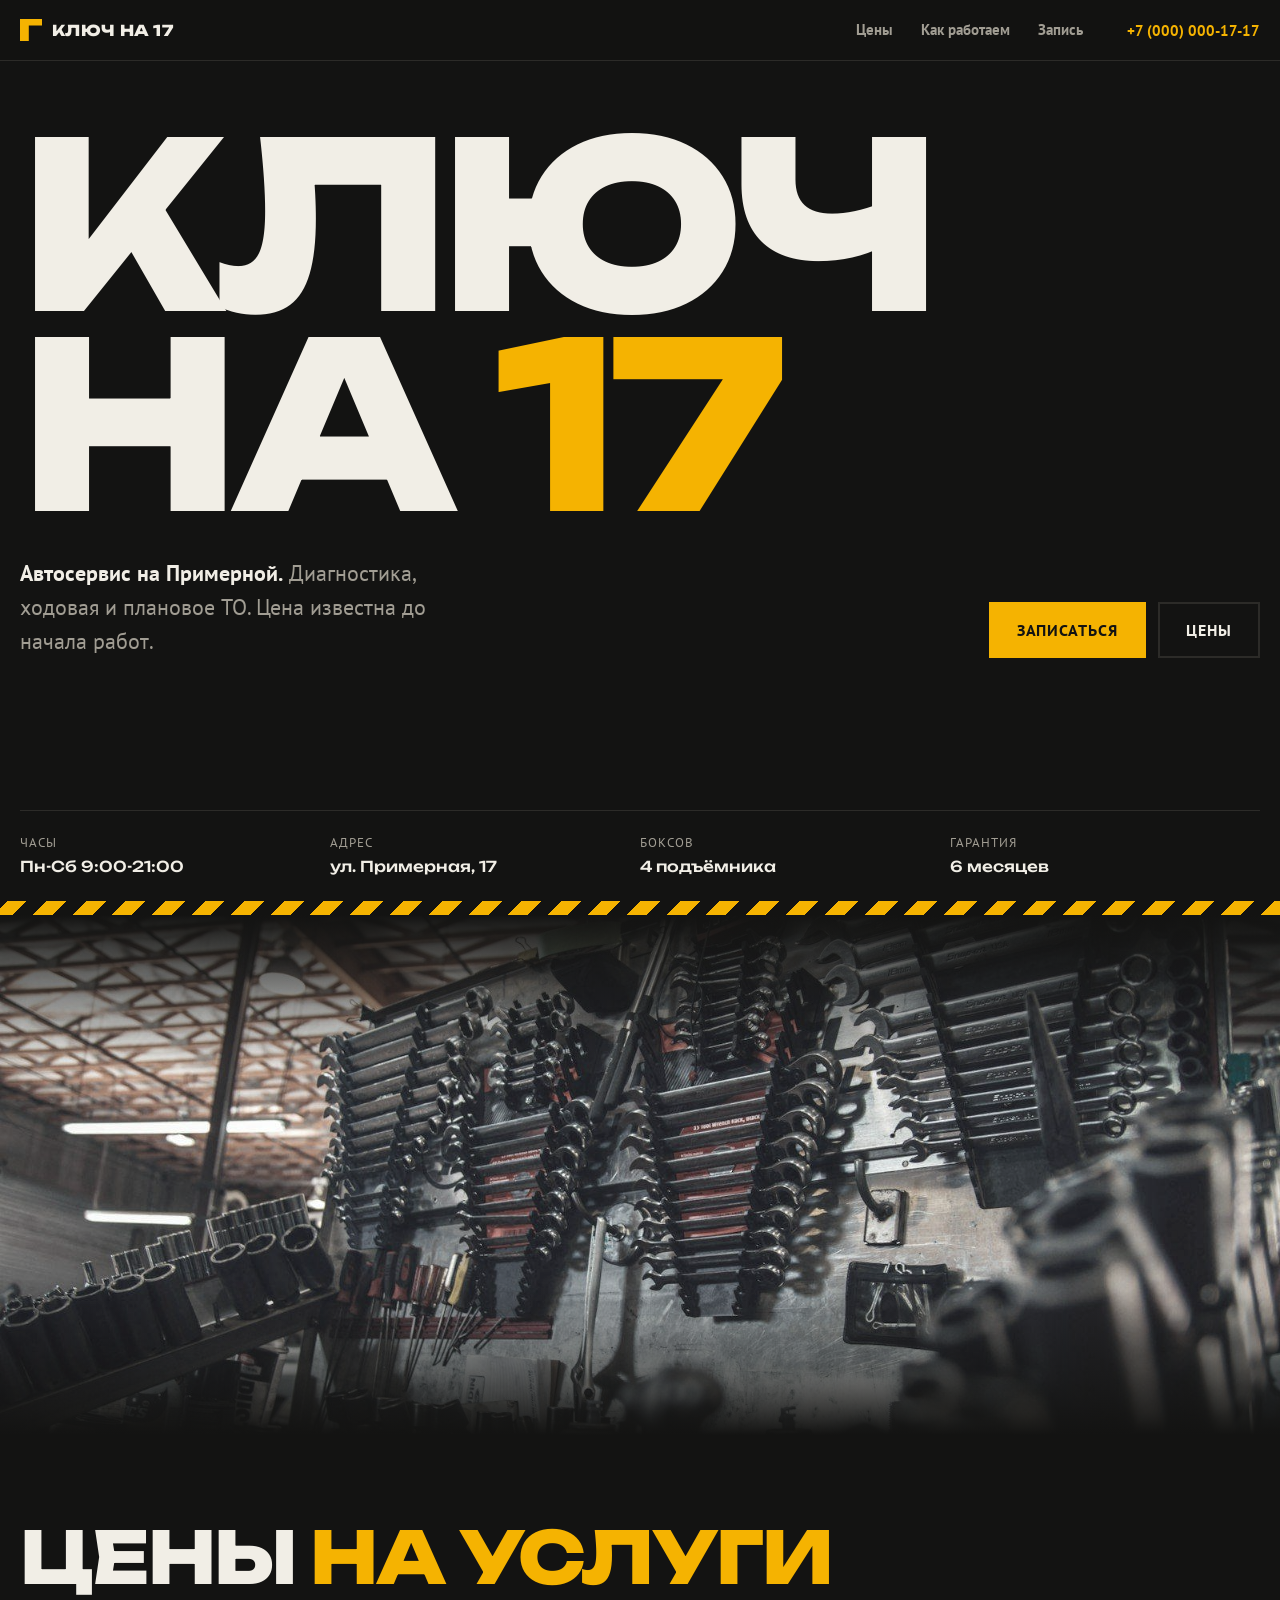
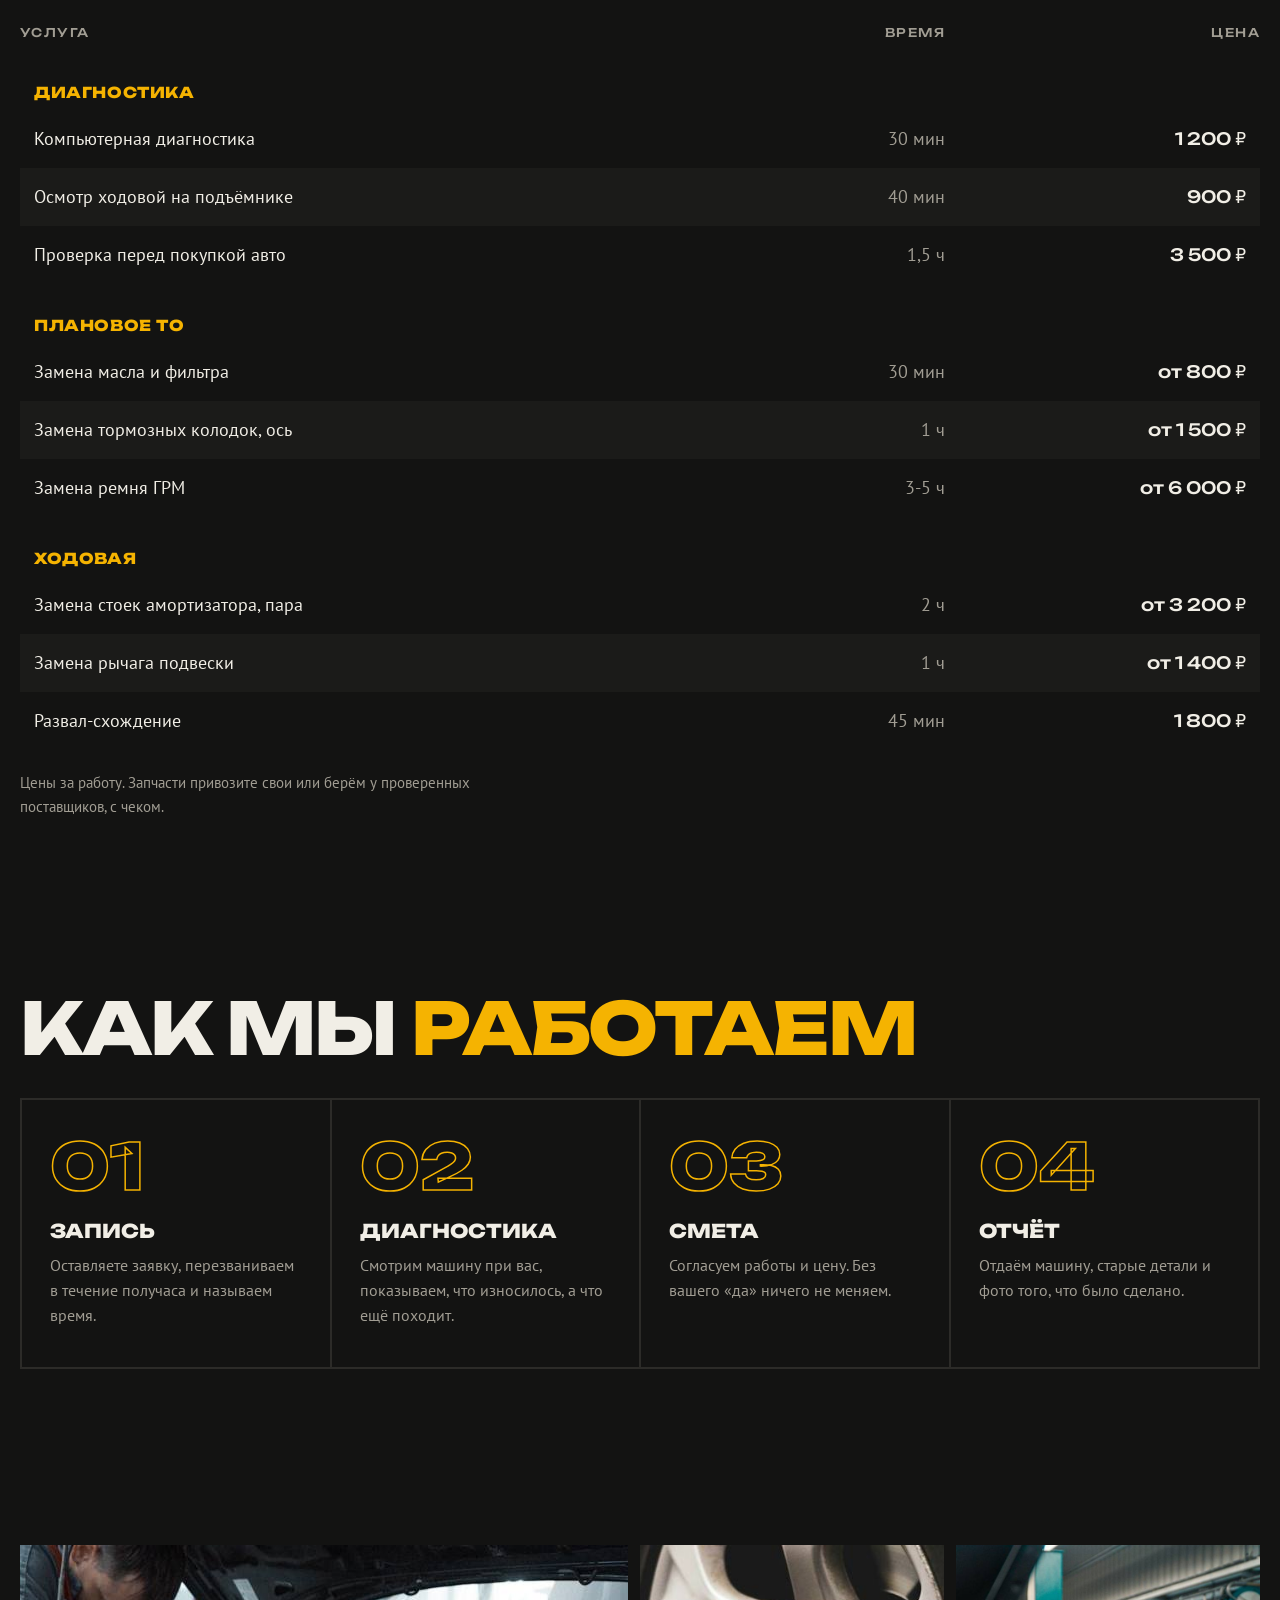
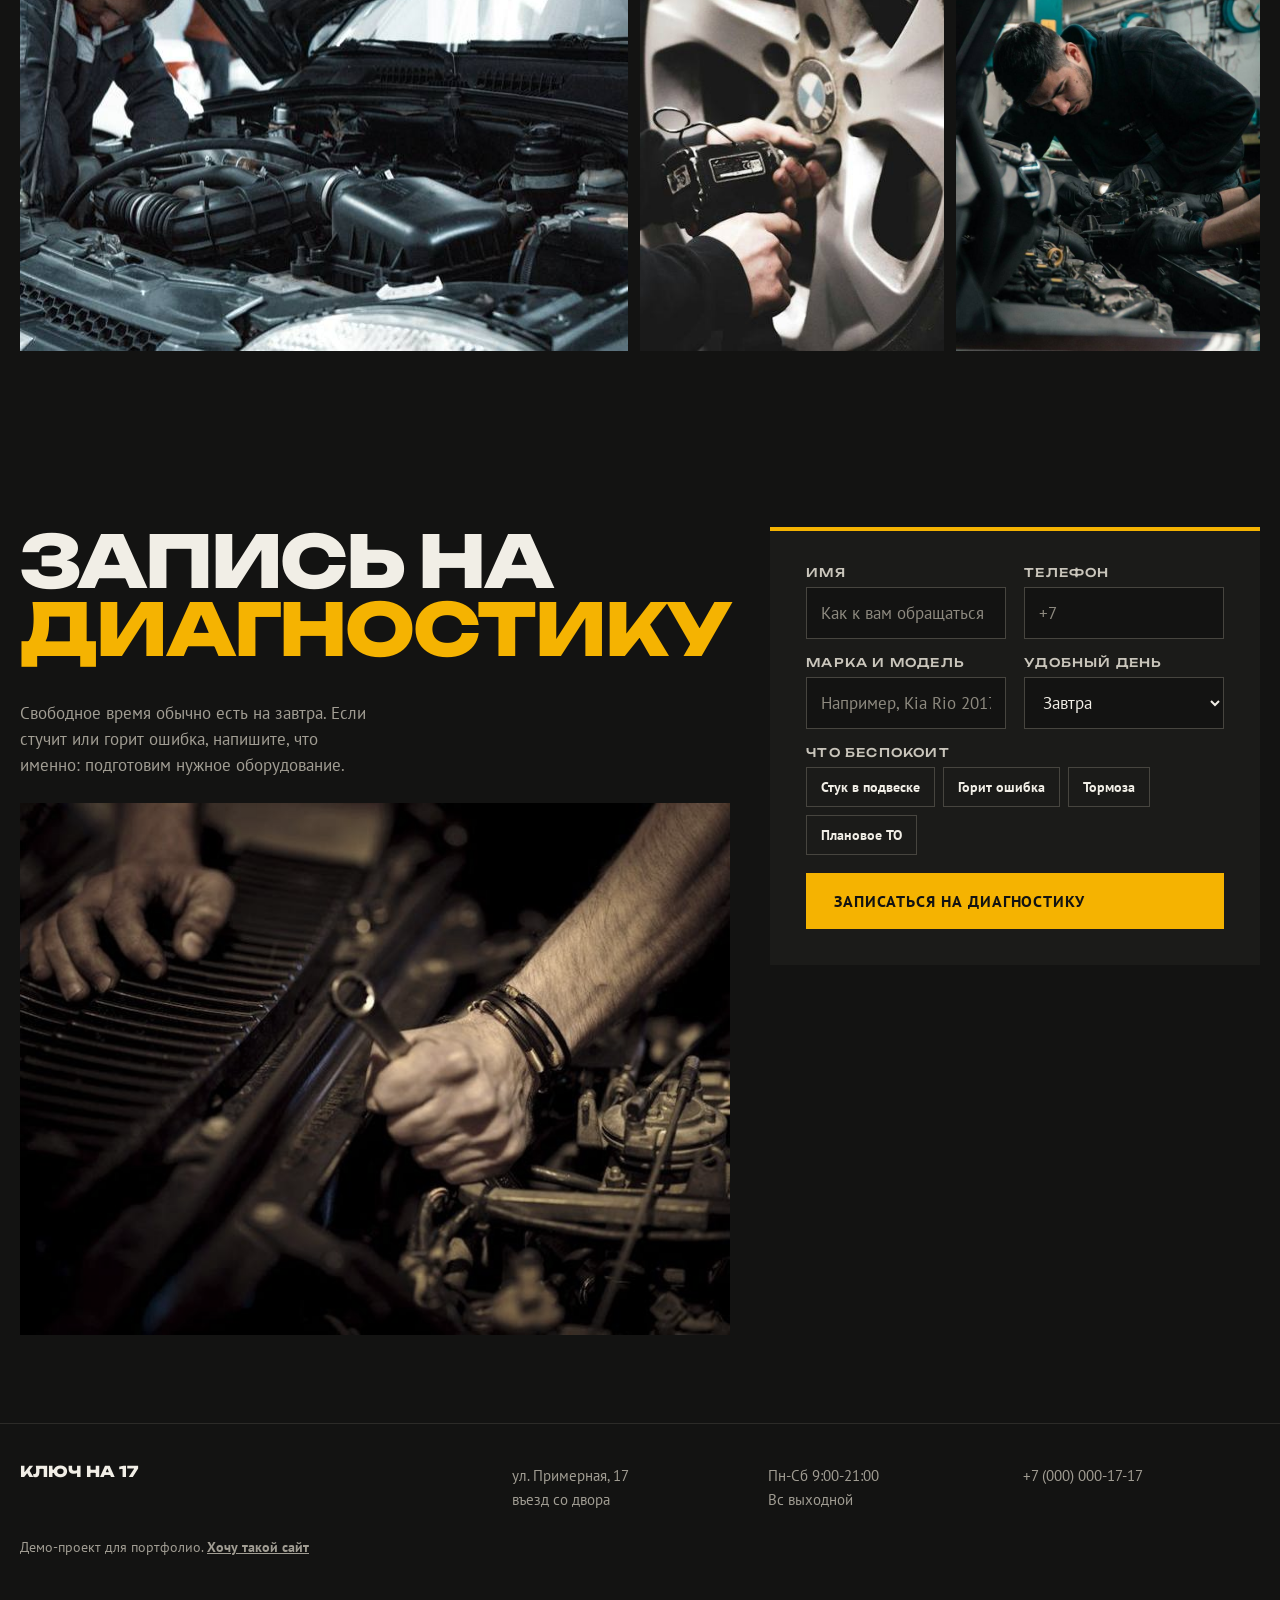
<file: portfolio-auto/index.html>
<!doctype html>
<html lang="ru">
<head>
<meta charset="utf-8">
<meta name="viewport" content="width=device-width, initial-scale=1, viewport-fit=cover">
<meta name="robots" content="noindex">
<meta name="theme-color" content="#131312">
<title>Ключ на 17 · автосервис на Примерной</title>
<meta name="description" content="Пример сайта автосервиса: цены на услуги, порядок работы и запись на диагностику.">
<link rel="preload" href="fonts/Yq6W-LOTXCb04q32xlpwv8ZfrxE.woff2" as="font" type="font/woff2" crossorigin>
<link rel="stylesheet" href="fonts/fonts.css">
<script>document.documentElement.classList.add("js")</script>
<style>
:root{--bg:#131312;--panel:#1b1b19;--line:#2c2b28;--ink:#f1eee6;--mute:#a19d93;--acc:#f5b301;--acc-ink:#131312;
  --disp:"Unbounded",system-ui,sans-serif;--text:"PT Sans",system-ui,sans-serif}
:root[data-palette="b"]{--acc:#ff6a2b;--acc-ink:#140c08}
:root[data-palette="c"]{--acc:#7cc4f2;--acc-ink:#0b1620}
*{box-sizing:border-box;margin:0}
html{-webkit-text-size-adjust:100%;scroll-behavior:smooth}
body{background:var(--bg);color:var(--ink);font:400 17px/1.55 var(--text);overflow-x:hidden}
img{display:block;max-width:100%;height:auto}
a{color:inherit}
.wrap{width:min(1240px,100% - 32px);margin-inline:auto}
.num{font-variant-numeric:tabular-nums}

/* шапка */
.top{position:sticky;top:0;z-index:20;background:color-mix(in srgb,var(--bg) 88%,transparent);backdrop-filter:blur(10px);
  border-bottom:1px solid var(--line)}
.top .wrap{display:flex;align-items:center;gap:16px;height:60px}
.logo{font:800 15px/1 var(--disp);letter-spacing:.02em;text-decoration:none;text-transform:uppercase;display:flex;gap:10px;align-items:center}
.logo i{width:22px;height:22px;background:var(--acc);clip-path:polygon(0 0,100% 0,100% 30%,40% 30%,40% 100%,0 100%)}
.top nav{display:none;margin-left:auto;gap:28px;font-weight:700;font-size:15px}
.top nav a{text-decoration:none;color:var(--mute)}.top nav a:hover{color:var(--ink)}
.top .call{margin-left:auto;font:700 15px/1 var(--text);text-decoration:none;color:var(--acc);white-space:nowrap}
.logo span{overflow:hidden;text-overflow:ellipsis;white-space:nowrap;max-width:46vw}
@media(min-width:900px){.top nav{display:flex}.top .call{margin-left:28px}}

/* первый экран: типографический */
.hero{padding:40px 0 0;display:grid;grid-template-rows:1fr auto}
.hero h1{font:800 clamp(64px,23vw,232px)/.86 var(--disp);letter-spacing:-.04em;text-transform:uppercase;
  overflow-wrap:anywhere;margin-top:8px}
.hero h1 .k{display:block}
.hero h1 .n{color:var(--acc)}
.hero .row{display:grid;gap:28px;margin-top:32px;align-items:end}
.hero p{font-size:clamp(18px,2.2vw,22px);max-width:34ch;color:var(--mute)}
.hero p b{color:var(--ink);font-weight:700}
.btns{display:flex;flex-wrap:wrap;gap:12px}
.btn{display:inline-flex;align-items:center;gap:10px;height:56px;padding:0 26px;font:700 16px/1 var(--text);text-decoration:none;
  text-transform:uppercase;letter-spacing:.06em;border:2px solid var(--acc);background:var(--acc);color:var(--acc-ink);cursor:pointer;
  transition:transform .2s,background .2s,color .2s}
.btn:active{transform:translateY(1px)}
.btn.ghost{background:transparent;color:var(--ink);border-color:var(--line)}
.btn.ghost:hover{border-color:var(--ink)}
.facts{display:grid;grid-template-columns:repeat(2,1fr);border-top:1px solid var(--line);margin-top:40px}
.facts div{padding:16px 0;border-bottom:1px solid var(--line)}
.facts div:nth-child(odd){padding-right:12px}
.facts span{display:block;font-size:13px;color:var(--mute);text-transform:uppercase;letter-spacing:.08em}
.facts b{font:500 15px/1.3 var(--disp)}
.stripe{height:14px;background:repeating-linear-gradient(-45deg,var(--acc) 0 14px,var(--bg) 14px 28px)}
@media(min-width:900px){
  .hero{padding-top:56px;min-height:calc(100dvh - 60px)}
  .hero .row{grid-template-columns:1fr auto}
  .facts{grid-template-columns:repeat(4,1fr)}.facts div{padding:22px 24px 22px 0;border-bottom:0}
}

/* лента-фото */
.band{position:relative;height:clamp(240px,46vw,520px);overflow:hidden}
.band img{width:100%;height:118%;object-fit:cover;filter:grayscale(.55) contrast(1.08)}
.band::after{content:"";position:absolute;inset:0;background:linear-gradient(180deg,var(--bg),transparent 30%,transparent 70%,var(--bg))}

section{padding:88px 0}
h2{font:800 clamp(34px,6.4vw,72px)/.95 var(--disp);letter-spacing:-.03em;text-transform:uppercase;margin-bottom:36px}
h2 em{font-style:normal;color:var(--acc)}

/* цены таблицей */
.price{width:100%;border-collapse:collapse;font-size:16px}
.price th{font:500 12px/1 var(--disp);letter-spacing:.12em;text-transform:uppercase;color:var(--mute);text-align:left;padding:0 0 12px}
.price th:nth-child(n+2),.price td:nth-child(n+2){text-align:right;white-space:nowrap}
.price td{padding:15px 0;vertical-align:baseline}
.price tbody tr:nth-child(odd) td{background:var(--panel)}
.price tbody td:first-child{padding-left:14px}.price tbody td:last-child{padding-right:14px}
.price .grp td{background:none!important;padding:34px 0 10px;font:800 15px/1 var(--disp);text-transform:uppercase;letter-spacing:.04em;color:var(--acc)}
.price .t{color:var(--mute);padding-left:12px}
.price .p{font:500 17px/1 var(--disp)}
.price .hide-s{display:none}
.note{margin-top:22px;color:var(--mute);font-size:15px;max-width:60ch}
@media(min-width:700px){.price .hide-s{display:table-cell}.price{font-size:18px}}

/* как работаем: шаги */
.steps{display:grid;gap:2px;counter-reset:s;background:var(--line);border:2px solid var(--line)}
.step{background:var(--bg);padding:28px 22px 30px;position:relative;counter-increment:s}
.step::before{content:"0" counter(s);display:block;font:800 64px/1 var(--disp);color:transparent;-webkit-text-stroke:1.5px var(--acc);margin-bottom:22px}
.step h3{font:800 19px/1.2 var(--disp);text-transform:uppercase;margin-bottom:10px}
.step p{color:var(--mute);font-size:16px}
@media(min-width:900px){.steps{grid-template-columns:repeat(4,1fr)}.step{padding:34px 28px 40px}}

/* фото-сетка */
.shots{display:grid;gap:12px;grid-template-columns:1fr 1fr}
.shots figure{overflow:hidden;background:var(--panel)}
.shots img{width:100%;height:100%;object-fit:cover;transition:transform .8s cubic-bezier(.16,1,.3,1)}
.shots figure:hover img{transform:scale(1.04)}
.shots .a{grid-column:span 2;aspect-ratio:16/9}.shots .b,.shots .c{aspect-ratio:3/4}
@media(min-width:900px){.shots{grid-template-columns:2fr 1fr 1fr}.shots .a{grid-column:auto;aspect-ratio:auto}}

/* запись */
.book{display:grid;gap:40px}
.book .side p{color:var(--mute);max-width:40ch;margin-bottom:24px}
.book .side img{aspect-ratio:4/3;object-fit:cover;filter:grayscale(.4)}
form{display:grid;gap:18px;background:var(--panel);padding:24px;border-top:4px solid var(--acc)}
.f{display:grid;gap:8px}
label,.lbl{font:500 12px/1 var(--disp);letter-spacing:.1em;text-transform:uppercase;color:#c9c5bb}
input,select{width:100%;height:52px;padding:0 14px;background:var(--bg);color:var(--ink);border:1px solid #47453f;font:400 17px var(--text);border-radius:0}
input::placeholder{color:#8d897f}
input:focus,select:focus,.chips label:focus-within{outline:2px solid var(--acc);outline-offset:1px}
.chips{display:flex;flex-wrap:wrap;gap:8px}
.chips label{font:700 14px/1 var(--text);letter-spacing:0;text-transform:none;color:var(--ink);border:1px solid #47453f;padding:12px 14px;cursor:pointer}
.chips input{position:absolute;opacity:0;width:1px;height:1px}
.chips label:has(input:checked){background:var(--acc);color:var(--acc-ink);border-color:var(--acc)}
.two{display:grid;gap:18px}
.ok{display:none;padding:14px;border:1px dashed var(--acc);color:var(--ink)}
form.sent .ok{display:block}
@media(min-width:700px){.two{grid-template-columns:1fr 1fr}form{padding:36px}}
@media(min-width:1000px){.book{grid-template-columns:5fr 7fr;align-items:start}}

footer{border-top:1px solid var(--line);padding:40px 0 120px;color:var(--mute);font-size:15px}
footer .wrap{display:grid;gap:18px}
footer b{color:var(--ink);font:800 15px/1 var(--disp);text-transform:uppercase}
@media(min-width:900px){footer .wrap{grid-template-columns:2fr 1fr 1fr 1fr}}


/* появление при прокрутке */
.js .rv{opacity:0;transform:translateY(28px);transition:opacity .7s cubic-bezier(.16,1,.3,1),transform .7s cubic-bezier(.16,1,.3,1)}
.js .rv.in{opacity:1;transform:none}
.js .hero h1 .k{animation:up .9s cubic-bezier(.16,1,.3,1) both}.js .hero h1 .k+.k{animation-delay:.08s}
@keyframes up{from{opacity:0;transform:translateY(40%)}}
@media(prefers-reduced-motion:reduce){html{scroll-behavior:auto}.js .rv{opacity:1;transform:none;transition:none}
  .js .hero h1 .k{animation:none}.shots img{transition:none}}
.demo-note{grid-column:1/-1;margin:8px 0 0;font-size:14px}.demo-note a{font-weight:700;color:inherit;text-decoration:underline}
</style>
</head>
<body>
<header class="top"><div class="wrap">
  <a class="logo" href="#"><i aria-hidden="true"></i><span data-name>Ключ на 17</span></a>
  <nav aria-label="Разделы"><a href="#prices">Цены</a><a href="#how">Как работаем</a><a href="#book">Запись</a></nav>
  <a class="call num" href="#book">+7 (000) 000-17-17</a>
</div></header>

<main>
<section class="hero wrap" aria-labelledby="t">
  <div>
    <h1 id="t" data-name-split><span class="k">Ключ</span><span class="k">на <span class="n">17</span></span></h1>
    <div class="row">
      <p><b>Автосервис на Примерной.</b> Диагностика, ходовая и плановое ТО. Цена известна до начала работ.</p>
      <div class="btns"><a class="btn" href="#book">Записаться</a><a class="btn ghost" href="#prices">Цены</a></div>
    </div>
  </div>
  <div class="facts">
    <div><span>Часы</span><b class="num">Пн-Сб 9:00-21:00</b></div>
    <div><span>Адрес</span><b>ул. Примерная, 17</b></div>
    <div><span>Боксов</span><b class="num">4 подъёмника</b></div>
    <div><span>Гарантия</span><b>6 месяцев</b></div>
  </div>
</section>
<div class="stripe" aria-hidden="true"></div>
<div class="band"><img src="img/wall.jpg" srcset="img/wall-m.jpg 720w, img/wall.jpg 1600w" sizes="100vw" alt="Стена с инструментами в мастерской" width="1600" height="1067"></div>

<section id="prices" class="wrap">
  <h2 class="rv">Цены <em>на услуги</em></h2>
  <table class="price rv">
    <thead><tr><th>Услуга</th><th class="hide-s">Время</th><th>Цена</th></tr></thead>
    <tbody>
      <tr class="grp"><td colspan="3">Диагностика</td></tr>
      <tr><td>Компьютерная диагностика</td><td class="t hide-s num">30 мин</td><td class="p num">1 200 ₽</td></tr>
      <tr><td>Осмотр ходовой на подъёмнике</td><td class="t hide-s num">40 мин</td><td class="p num">900 ₽</td></tr>
      <tr><td>Проверка перед покупкой авто</td><td class="t hide-s num">1,5 ч</td><td class="p num">3 500 ₽</td></tr>
      <tr class="grp"><td colspan="3">Плановое ТО</td></tr>
      <tr><td>Замена масла и фильтра</td><td class="t hide-s num">30 мин</td><td class="p num">от 800 ₽</td></tr>
      <tr><td>Замена тормозных колодок, ось</td><td class="t hide-s num">1 ч</td><td class="p num">от 1 500 ₽</td></tr>
      <tr><td>Замена ремня ГРМ</td><td class="t hide-s num">3-5 ч</td><td class="p num">от 6 000 ₽</td></tr>
      <tr class="grp"><td colspan="3">Ходовая</td></tr>
      <tr><td>Замена стоек амортизатора, пара</td><td class="t hide-s num">2 ч</td><td class="p num">от 3 200 ₽</td></tr>
      <tr><td>Замена рычага подвески</td><td class="t hide-s num">1 ч</td><td class="p num">от 1 400 ₽</td></tr>
      <tr><td>Развал-схождение</td><td class="t hide-s num">45 мин</td><td class="p num">1 800 ₽</td></tr>
    </tbody>
  </table>
  <p class="note rv">Цены за работу. Запчасти привозите свои или берём у проверенных поставщиков, с чеком.</p>
</section>

<section id="how" class="wrap">
  <h2 class="rv">Как мы <em>работаем</em></h2>
  <div class="steps">
    <div class="step rv"><h3>Запись</h3><p>Оставляете заявку, перезваниваем в течение получаса и называем время.</p></div>
    <div class="step rv"><h3>Диагностика</h3><p>Смотрим машину при вас, показываем, что износилось, а что ещё походит.</p></div>
    <div class="step rv"><h3>Смета</h3><p>Согласуем работы и цену. Без вашего «да» ничего не меняем.</p></div>
    <div class="step rv"><h3>Отчёт</h3><p>Отдаём машину, старые детали и фото того, что было сделано.</p></div>
  </div>
</section>

<section class="wrap" aria-label="Фото мастерской">
  <div class="shots">
    <figure class="a rv"><img src="img/engine.jpg" srcset="img/engine-m.jpg 720w, img/engine.jpg 1200w" sizes="(min-width:900px) 50vw, 100vw" loading="lazy" alt="Моторный отсек под капотом" width="1200" height="675"></figure>
    <figure class="b rv"><img src="img/wheel.jpg" srcset="img/wheel-m.jpg 720w, img/wheel.jpg 800w" sizes="(min-width:900px) 25vw, 50vw" loading="lazy" alt="Снятие колеса гайковёртом" width="800" height="533"></figure>
    <figure class="c rv"><img src="img/lift.jpg" srcset="img/lift-m.jpg 720w, img/lift.jpg 800w" sizes="(min-width:900px) 25vw, 50vw" loading="lazy" alt="Механик под машиной на подъёмнике" width="800" height="1200"></figure>
  </div>
</section>

<section id="book" class="wrap book">
  <div class="side rv">
    <h2>Запись на <em>диагностику</em></h2>
    <p>Свободное время обычно есть на завтра. Если стучит или горит ошибка, напишите, что именно: подготовим нужное оборудование.</p>
    <img src="img/hands.jpg" srcset="img/hands-m.jpg 720w, img/hands.jpg 800w" sizes="(min-width:1000px) 40vw, 100vw" loading="lazy" alt="Руки механика с ключом" width="800" height="600">
  </div>
  <form class="rv" novalidate>
    <div class="two">
      <div class="f"><label for="n">Имя</label><input id="n" name="name" autocomplete="name" placeholder="Как к вам обращаться"></div>
      <div class="f"><label for="p">Телефон</label><input id="p" name="tel" type="tel" autocomplete="tel" placeholder="+7"></div>
    </div>
    <div class="two">
      <div class="f"><label for="m">Марка и модель</label><input id="m" name="car" placeholder="Например, Kia Rio 2017"></div>
      <div class="f"><label for="d">Удобный день</label><select id="d" name="day"><option>Завтра</option><option>Послезавтра</option><option>На выходных</option></select></div>
    </div>
    <div class="f"><span class="lbl" id="w">Что беспокоит</span>
      <div class="chips" role="group" aria-labelledby="w">
        <label><input type="checkbox" name="w" value="knock">Стук в подвеске</label>
        <label><input type="checkbox" name="w" value="err">Горит ошибка</label>
        <label><input type="checkbox" name="w" value="brakes">Тормоза</label>
        <label><input type="checkbox" name="w" value="to">Плановое ТО</label>
      </div>
    </div>
    <button class="btn" type="submit">Записаться на диагностику</button>
    <p class="ok" role="status">Это макет: форма ничего не отправляет. На вашем сайте заявка придёт вам в Telegram или на почту.</p>
  </form>
</section>
</main>

<footer><div class="wrap">
  <b data-name>Ключ на 17</b>
  <div>ул. Примерная, 17<br>въезд со двора</div>
  <div class="num">Пн-Сб 9:00-21:00<br>Вс выходной</div>
  <div class="num">+7 (000) 000-17-17</div>
  <p class="demo-note">Демо-проект для портфолио. <a href="https://t.me/ilya_webdev" class="needs-contact" target="_blank" rel="noopener">Хочу такой сайт</a></p>
</div></footer>


<script>
(function(){
  var root=document.documentElement, DEF="Ключ на 17";
  // примерка: название и палитра из ссылки или с главной страницы портфолио (textContent — без HTML)
  function tryOn(o){
    o=o||{};
    if(o.name!==undefined){
      var n=String(o.name||"").replace(/\s+/g," ").trim().slice(0,40)||DEF;
      document.querySelectorAll("[data-name]").forEach(function(e){e.textContent=n});
      var h=document.querySelector("[data-name-split]");
      h.style.fontSize="";
      if(n===DEF){h.innerHTML='<span class="k">Ключ</span><span class="k">на <span class="n">17</span></span>'}
      else{h.textContent="";var w=n.split(" "),half=Math.ceil(w.length/2);
        [w.slice(0,half).join(" "),w.slice(half).join(" ")].forEach(function(t,i){if(!t)return;var s=document.createElement("span");
          s.className="k";s.textContent=t;if(i===1)s.classList.add("n");h.appendChild(s)})}
      cur=n;fit(h,n);
      document.title=n+" · автосервис";
    }
    if(o.palette!==undefined){if(/^[bc]$/.test(o.palette))root.dataset.palette=o.palette;else delete root.dataset.palette}
  }
  // самое длинное слово должно влезть в строку: меряем его и уменьшаем шрифт, а не рвём слово
  function fit(h,n){
    var probe=document.createElement("span"), word=n.split(" ").sort(function(a,b){return b.length-a.length})[0];
    probe.textContent=word;probe.style.cssText="position:absolute;visibility:hidden;white-space:nowrap";
    h.appendChild(probe);var k=h.clientWidth/probe.offsetWidth;h.removeChild(probe);
    if(k<1)h.style.fontSize=(parseFloat(getComputedStyle(h).fontSize)*k*.97)+"px";
  }
  var cur=DEF;
  function refit(){var h=document.querySelector("[data-name-split]");h.style.fontSize="";if(cur!==DEF)fit(h,cur)}
  addEventListener("resize",refit);
  if(document.fonts)document.fonts.ready.then(refit);       // мерить настоящим шрифтом, а не запасным
  window.tryOn=tryOn;
  var q=new URLSearchParams(location.search);
  if(q.has("name")||q.has("p"))tryOn({name:q.has("name")?q.get("name"):undefined,palette:q.get("p")||undefined});

  var io="IntersectionObserver" in window&&new IntersectionObserver(function(es){es.forEach(function(e){
    if(e.isIntersecting){e.target.classList.add("in");io.unobserve(e.target)}})},{rootMargin:"0px 0px -8% 0px"});
  document.querySelectorAll(".rv").forEach(function(el){io?io.observe(el):el.classList.add("in")});

  document.querySelector("form").addEventListener("submit",function(e){e.preventDefault();this.classList.add("sent")});
})();
</script>
</body>
</html>
</file>
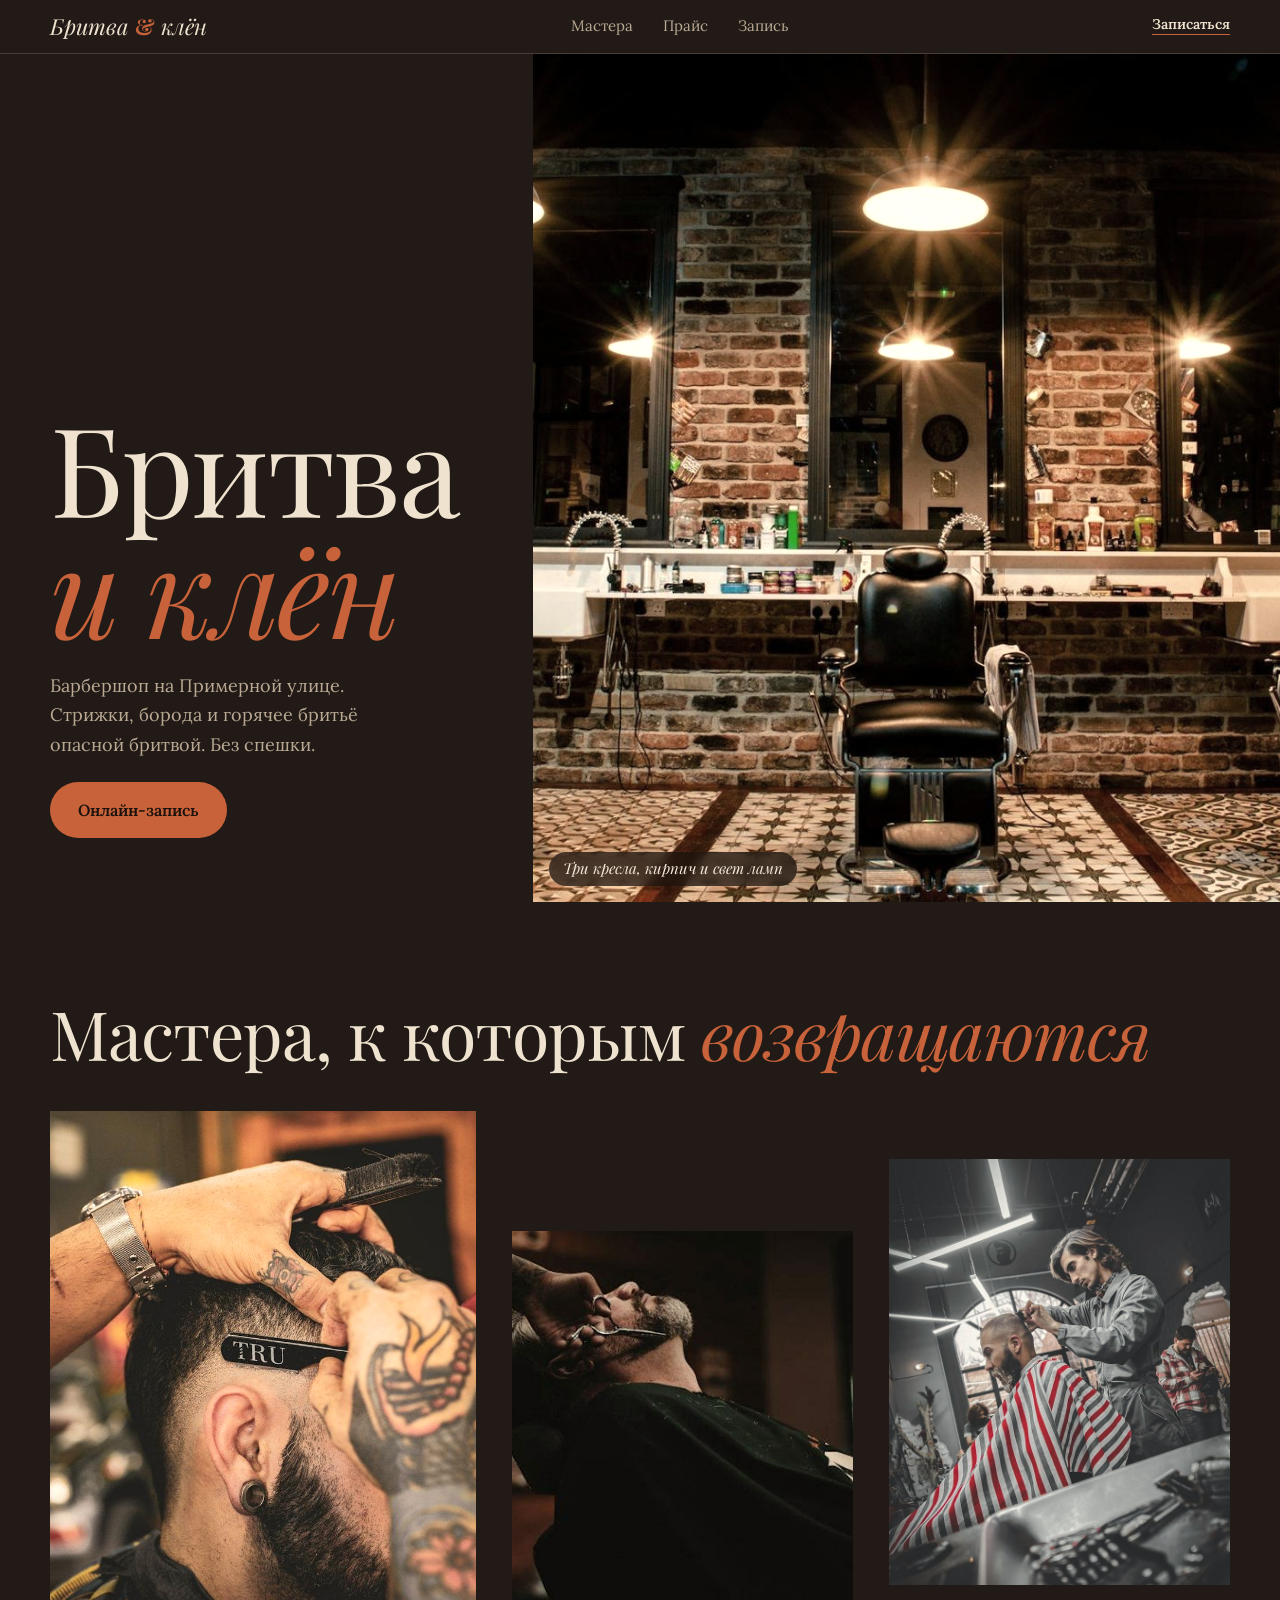
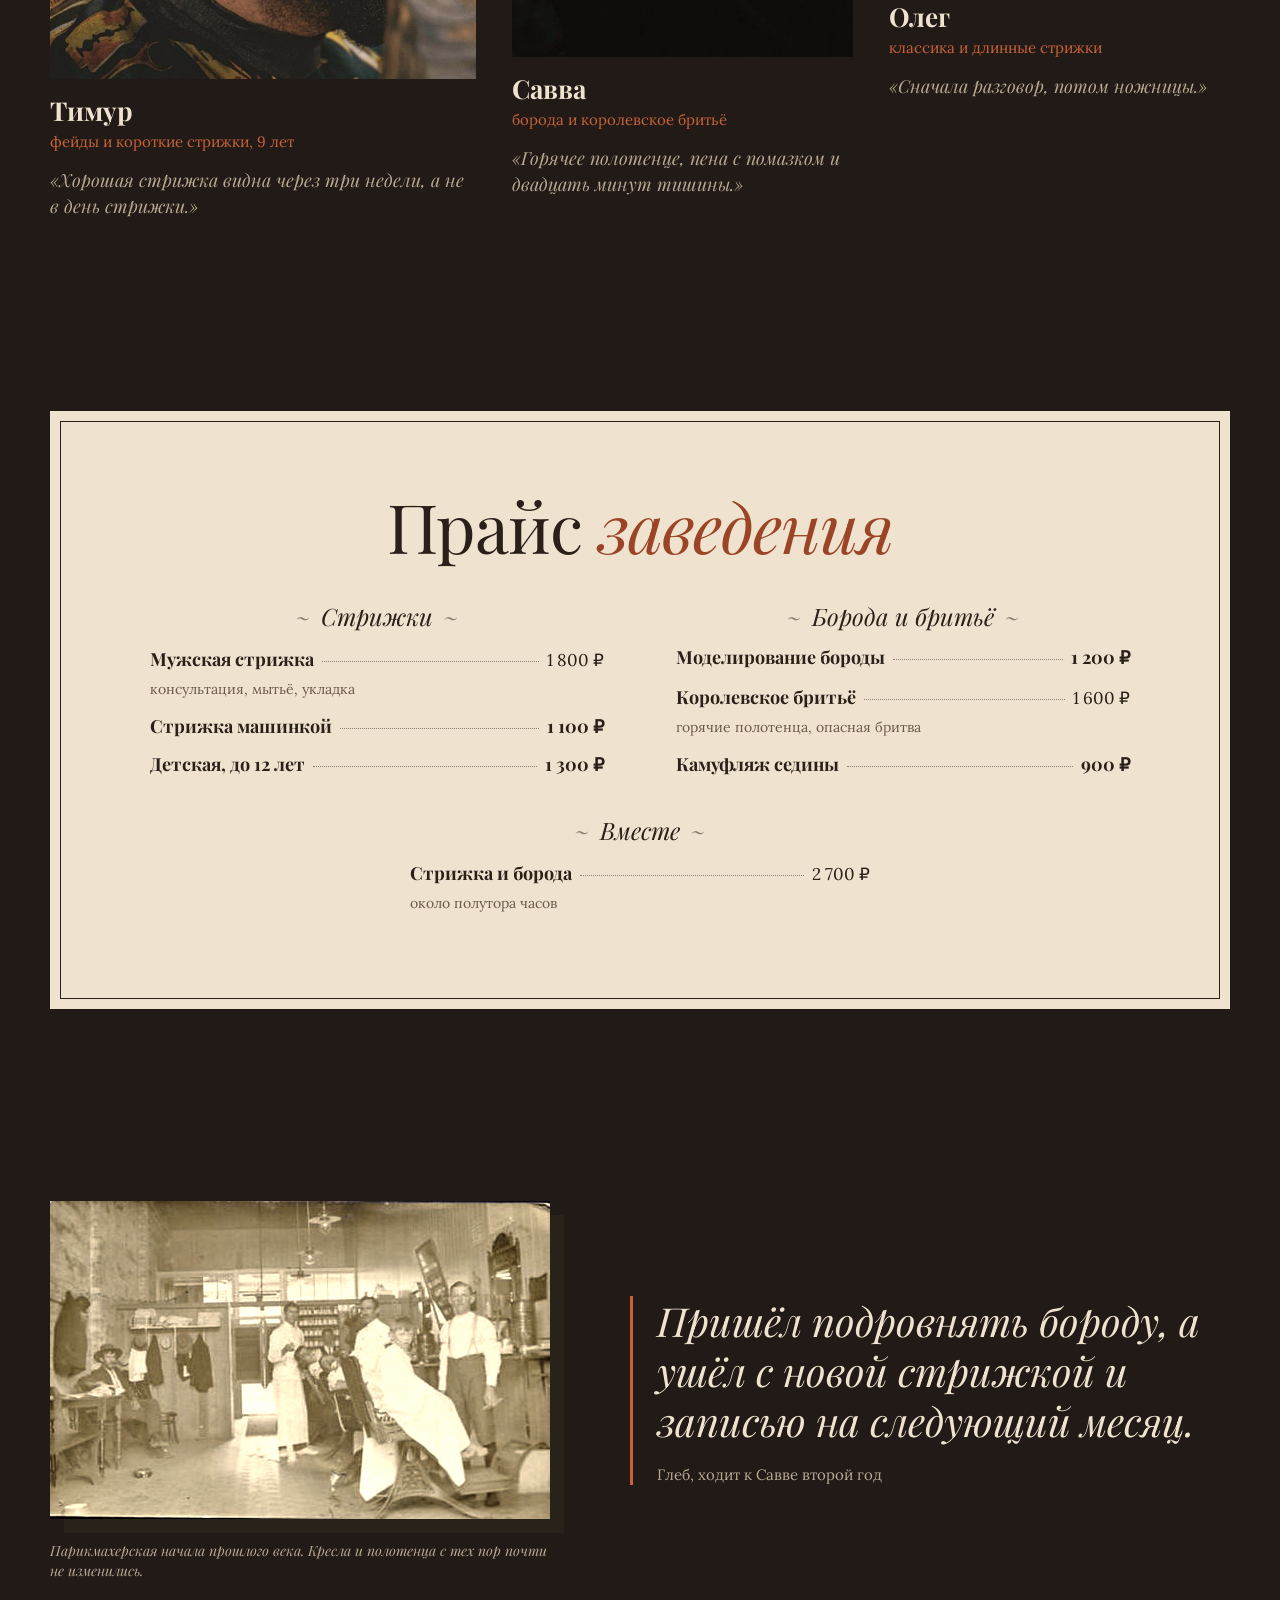
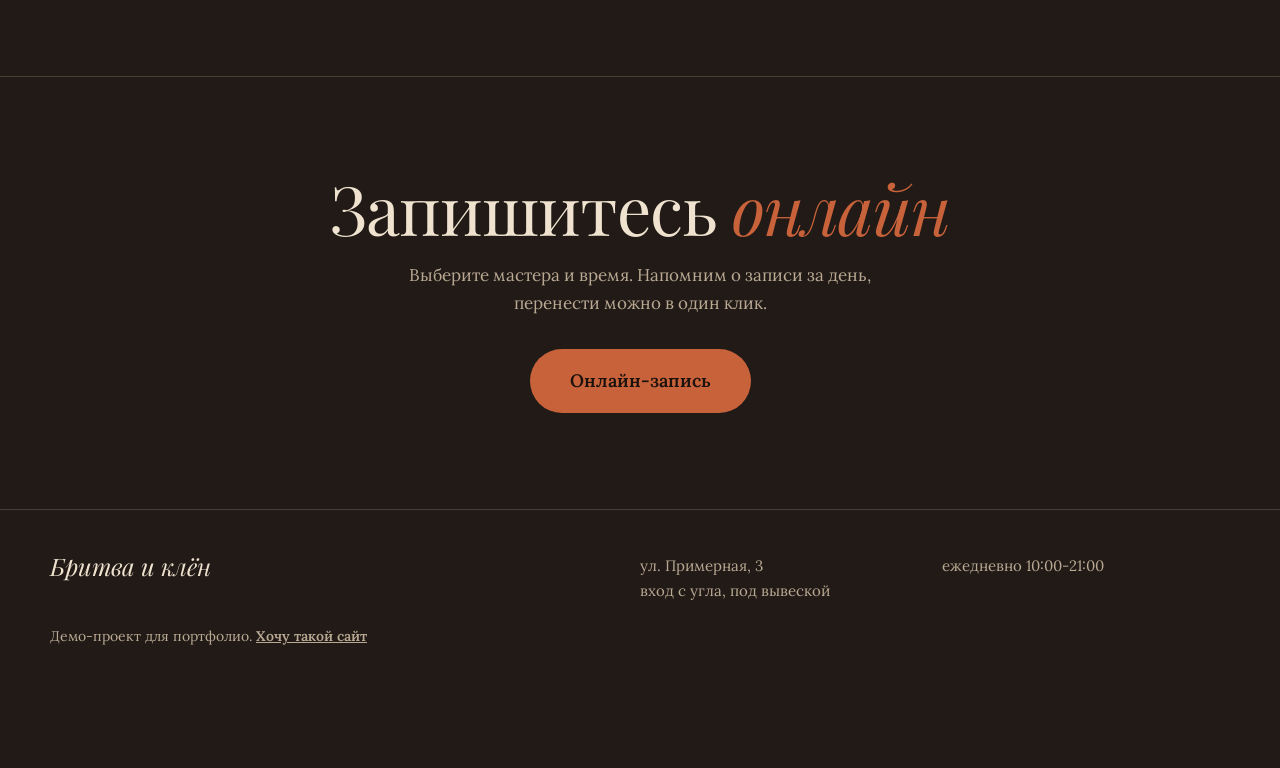
<file: portfolio-barber/index.html>
<!doctype html>
<html lang="ru">
<head>
<meta charset="utf-8">
<meta name="viewport" content="width=device-width, initial-scale=1, viewport-fit=cover">
<meta name="robots" content="noindex">
<meta name="theme-color" content="#211a16">
<title>Бритва и клён · барбершоп</title>
<meta name="description" content="Пример сайта барбершопа: мастера, прайс и онлайн-запись.">
<link rel="preload" href="fonts/nuFiD-vYSZviVYUb_rj3ij__anPXDTjYgFE_.woff2" as="font" type="font/woff2" crossorigin>
<link rel="stylesheet" href="fonts/fonts.css">
<script>document.documentElement.classList.add("js")</script>
<style>
:root{--bg:#211a16;--bg2:#2a211c;--paper:#efe3cf;--mute:#b9a993;--line:#4a3d33;--acc:#c8623a;--acc-ink:#1c120d;
  --serif:"Playfair Display",Georgia,serif;--text:"Lora",Georgia,serif}
:root[data-palette="b"]{--acc:#7fa37a;--acc-ink:#101a0f}
:root[data-palette="c"]{--acc:#d6a75a;--acc-ink:#1d1406}
*{box-sizing:border-box;margin:0}
html{-webkit-text-size-adjust:100%;scroll-behavior:smooth}
body{background:var(--bg);color:var(--paper);font:400 17px/1.65 var(--text);overflow-x:hidden}
img{display:block;max-width:100%;height:auto}
a{color:inherit}
.wrap{width:min(1180px,100% - 32px);margin-inline:auto}

/* шапка-масттхед */
.mast{border-bottom:1px solid var(--line)}
.mast .wrap{display:flex;align-items:center;justify-content:space-between;gap:12px;padding:14px 0}
.mast .brand{font:italic 400 22px/1 var(--serif);text-decoration:none}
.mast .brand b{font-style:normal;font-weight:700;color:var(--acc)}
.mast nav{display:none;gap:30px;font-size:15px}
.mast nav a{text-decoration:none;color:var(--mute)}.mast nav a:hover{color:var(--paper)}
.mast .cta{font:600 14px/1 var(--text);text-decoration:none;border-bottom:1px solid var(--acc);padding-bottom:3px}
@media(min-width:860px){.mast nav{display:flex}}

/* первый экран: сплит, асимметрия */
.hero{display:grid;min-height:calc(100dvh - 52px)}
.hero .txt{padding:40px 16px 44px;display:flex;flex-direction:column;justify-content:flex-end;gap:22px}
.hero h1{font:400 clamp(48px,11vw,124px)/.98 var(--serif);letter-spacing:-.02em}
.hero h1 i{display:block;color:var(--acc)}
.hero h1 .amp{font-style:italic}
.hero p{max-width:30ch;color:var(--mute);font-size:18px}
.hero .ph{position:relative;min-height:56vh;overflow:hidden}
.hero .ph img{position:absolute;inset:0;width:100%;height:100%;object-fit:cover;filter:sepia(.25) saturate(.9)}
.hero .ph figcaption{position:absolute;left:16px;bottom:16px;max-width:calc(100% - 32px);padding:7px 14px;border-radius:999px;
  background:rgba(24,17,13,.72);backdrop-filter:blur(6px);-webkit-backdrop-filter:blur(6px);
  font:italic 400 15px/1.3 var(--serif);color:#f4ead9}
.book-btn{align-self:flex-start;display:inline-flex;align-items:center;gap:12px;height:56px;padding:0 28px;border-radius:999px;
  background:var(--acc);color:var(--acc-ink);font:600 16px/1 var(--text);text-decoration:none;border:0;cursor:pointer;
  transition:transform .25s cubic-bezier(.16,1,.3,1)}
.book-btn:hover{transform:translateY(-2px)}.book-btn:active{transform:translateY(1px)}
@media(min-width:960px){
  .hero{grid-template-columns:5fr 7fr}
  .hero .txt{padding:56px 48px 64px 0;padding-left:max(16px,calc((100vw - 1180px)/2))}
  .hero .ph{min-height:auto}
}

section{padding:96px 0}
.kicker{font:italic 400 18px/1 var(--serif);color:var(--acc);margin-bottom:14px}
h2{font:400 clamp(38px,6vw,68px)/1.02 var(--serif);letter-spacing:-.015em;margin-bottom:44px}
h2 i{color:var(--acc)}

/* мастера: асимметричная сетка со сдвигом */
.masters{display:flex;gap:16px;overflow-x:auto;scroll-snap-type:x mandatory;margin-right:-16px;padding-right:16px;scrollbar-width:none}
.masters::-webkit-scrollbar{display:none}
.m{flex:0 0 78%;scroll-snap-align:start}
.m.shave img{object-position:72% 30%}
.m figure{overflow:hidden;background:var(--bg2)}
.m img{width:100%;aspect-ratio:4/5;object-fit:cover;filter:sepia(.2) contrast(1.05);transition:transform 1s cubic-bezier(.16,1,.3,1)}
.m:hover img{transform:scale(1.04)}
.m h3{font:700 26px/1.1 var(--serif);margin-top:18px}
.m .role{color:var(--acc);font-size:15px;margin-top:4px}
.m q{display:block;margin-top:12px;font:italic 400 18px/1.45 var(--serif);color:var(--mute);quotes:"«" "»"}
@media(min-width:760px){
  .masters{display:grid;overflow:visible;margin-right:0;padding-right:0;grid-template-columns:1.25fr 1fr 1fr;align-items:start;gap:36px}
  .m:nth-child(2){margin-top:120px}.m:nth-child(3){margin-top:48px}
  .m:first-child img{aspect-ratio:3/4}
}

/* прайс как меню */
.menu-wrap{background:var(--paper);color:#2a1f19;padding:56px 22px;position:relative}
.menu-wrap::before{content:"";position:absolute;inset:10px;border:1px solid #2a1f19;pointer-events:none}
.menu-wrap h2{text-align:center;color:#2a1f19}
.menu-wrap h2 i{color:#9c4426}
:root[data-palette="b"] .menu-wrap h2 i{color:#47693f}:root[data-palette="c"] .menu-wrap h2 i{color:#8a6420}
.menu{display:grid;gap:40px;max-width:980px;margin-inline:auto}
.menu h3{font:italic 400 24px/1 var(--serif);text-align:center;margin-bottom:18px}
.menu h3::before,.menu h3::after{content:"~";margin:0 10px;opacity:.5}
.it{display:grid;grid-template-columns:auto 1fr auto;align-items:baseline;gap:8px;margin-bottom:14px}
.it b{font:700 18px/1.3 var(--serif)}
.it::after{content:none}
.it .dots{border-bottom:1px dotted #2a1f19;opacity:.5;transform:translateY(-4px)}
.it span:last-child{font:700 18px/1 var(--serif);white-space:nowrap}
.it small{grid-column:1/-1;font-size:14px;color:#6c5a4b;margin-top:-4px}
@media(min-width:820px){.menu{grid-template-columns:1fr 1fr;gap:28px 72px}.menu-wrap{padding:80px 64px}.menu .wide{grid-column:1/-1;max-width:460px;margin-inline:auto;width:100%}}

/* история: старое фото и цитата */
.story{display:grid;gap:40px;align-items:center}
.story .old{position:relative;max-width:520px}
.story .old img{width:100%;filter:sepia(.6) contrast(1.05);box-shadow:14px 14px 0 var(--bg2)}
.story .old p{font:italic 400 14px/1.4 var(--serif);color:var(--mute);margin-top:22px}
blockquote{font:italic 400 clamp(26px,3.6vw,40px)/1.25 var(--serif);border-left:3px solid var(--acc);padding-left:24px}
blockquote footer{font:400 15px/1.4 var(--text);font-style:normal;color:var(--mute);margin-top:18px}
@media(min-width:900px){.story{grid-template-columns:5fr 6fr;gap:80px}}

/* запись */
.book{text-align:center;border-top:1px solid var(--line);border-bottom:1px solid var(--line)}
.book h2{margin-bottom:18px}
.book p{color:var(--mute);max-width:44ch;margin:0 auto 32px}
.book .book-btn{align-self:auto;height:64px;padding:0 40px;font-size:18px}
.book .hint{display:none;margin:20px auto 0;font-style:italic;color:var(--paper)}
.book.tried .hint{display:block}

footer.site{padding:44px 0 120px;color:var(--mute);font-size:15px}
footer.site .wrap{display:grid;gap:14px}
footer.site b{font:italic 400 24px/1 var(--serif);color:var(--paper)}
@media(min-width:860px){footer.site .wrap{grid-template-columns:2fr 1fr 1fr}}


.js .rv{opacity:0;transform:translateY(22px);transition:opacity .9s cubic-bezier(.16,1,.3,1),transform .9s cubic-bezier(.16,1,.3,1)}
.js .rv.in{opacity:1;transform:none}
.js .hero .ph img{animation:zoom 1.6s cubic-bezier(.16,1,.3,1) both}
@keyframes zoom{from{transform:scale(1.08);opacity:.4}}
@media(prefers-reduced-motion:reduce){html{scroll-behavior:auto}.js .rv{opacity:1;transform:none;transition:none}
  .js .hero .ph img{animation:none}.m img{transition:none}}
.demo-note{grid-column:1/-1;margin:8px 0 0;font-size:14px}.demo-note a{font-weight:700;color:inherit;text-decoration:underline}
</style>
</head>
<body>
<header class="mast"><div class="wrap">
  <a class="brand" href="#" data-name-brand>Бритва <b>&amp;</b> клён</a>
  <nav aria-label="Разделы"><a href="#masters">Мастера</a><a href="#price">Прайс</a><a href="#book">Запись</a></nav>
  <a class="cta" href="#book">Записаться</a>
</div></header>

<main>
<section class="hero" style="padding:0" aria-labelledby="t">
  <div class="txt">
    <h1 id="t"><span data-name-a>Бритва</span> <i data-name-b><span class="amp">и</span> клён</i></h1>
    <p>Барбершоп на Примерной улице. Стрижки, борода и горячее бритьё опасной бритвой. Без спешки.</p>
    <a class="book-btn" href="#book">Онлайн-запись</a>
  </div>
  <figure class="ph">
    <img src="img/room.jpg" srcset="img/room-m.jpg 720w, img/room.jpg 1400w" sizes="(min-width:960px) 58vw, 100vw" alt="Зал барбершопа: кирпич, лампы, три кресла" width="1400" height="930" fetchpriority="high">
    <figcaption>Три кресла, кирпич и свет ламп</figcaption>
  </figure>
</section>

<section id="masters" class="wrap">
  <h2 class="rv">Мастера, к которым <i>возвращаются</i></h2>
  <div class="masters">
    <article class="m rv"><figure><img src="img/fade.jpg" srcset="img/fade-m.jpg 720w, img/fade.jpg 800w" sizes="(min-width:760px) 36vw, 100vw" loading="lazy" alt="Мастер делает фейд машинкой" width="800" height="1198"></figure>
      <h3>Тимур</h3><div class="role">фейды и короткие стрижки, 9 лет</div><q>Хорошая стрижка видна через три недели, а не в день стрижки.</q></article>
    <article class="m shave rv"><figure><img src="img/shave.jpg" srcset="img/shave-m.jpg 720w, img/shave.jpg 800w" sizes="(min-width:760px) 28vw, 100vw" loading="lazy" alt="Горячее бритьё опасной бритвой" width="800" height="533"></figure>
      <h3>Савва</h3><div class="role">борода и королевское бритьё</div><q>Горячее полотенце, пена с помазком и двадцать минут тишины.</q></article>
    <article class="m rv"><figure><img src="img/cut.jpg" srcset="img/cut-m.jpg 720w, img/cut.jpg 768w" sizes="(min-width:760px) 28vw, 100vw" loading="lazy" alt="Мастер стрижёт клиента ножницами" width="768" height="1024"></figure>
      <h3>Олег</h3><div class="role">классика и длинные стрижки</div><q>Сначала разговор, потом ножницы.</q></article>
  </div>
</section>

<section id="price" class="wrap">
  <div class="menu-wrap rv">
    <h2>Прайс <i>заведения</i></h2>
    <div class="menu">
      <div><h3>Стрижки</h3>
        <div class="it"><b>Мужская стрижка</b><span class="dots"></span><span>1 800 ₽</span><small>консультация, мытьё, укладка</small></div>
        <div class="it"><b>Стрижка машинкой</b><span class="dots"></span><span>1 100 ₽</span></div>
        <div class="it"><b>Детская, до 12 лет</b><span class="dots"></span><span>1 300 ₽</span></div>
      </div>
      <div><h3>Борода и бритьё</h3>
        <div class="it"><b>Моделирование бороды</b><span class="dots"></span><span>1 200 ₽</span></div>
        <div class="it"><b>Королевское бритьё</b><span class="dots"></span><span>1 600 ₽</span><small>горячие полотенца, опасная бритва</small></div>
        <div class="it"><b>Камуфляж седины</b><span class="dots"></span><span>900 ₽</span></div>
      </div>
      <div class="wide"><h3>Вместе</h3>
        <div class="it"><b>Стрижка и борода</b><span class="dots"></span><span>2 700 ₽</span><small>около полутора часов</small></div>
      </div>
    </div>
  </div>
</section>

<section class="wrap story">
  <figure class="old rv"><img src="img/old.jpg" loading="lazy" alt="Старая фотография парикмахерской начала XX века" width="500" height="318">
    <p>Парикмахерская начала прошлого века. Кресла и полотенца с тех пор почти не изменились.</p></figure>
  <blockquote class="rv">Пришёл подровнять бороду, а ушёл с новой стрижкой и записью на следующий месяц.
    <footer>Глеб, ходит к Савве второй год</footer></blockquote>
</section>

<section id="book" class="book">
  <div class="wrap rv">
    <h2>Запишитесь <i>онлайн</i></h2>
    <p>Выберите мастера и время. Напомним о записи за день, перенести можно в один клик.</p>
    <button class="book-btn" type="button">Онлайн-запись</button>
    <p class="hint" role="status">Это макет. На вашем сайте кнопка откроет YClients, Dikidi или форму с ответом в Telegram.</p>
  </div>
</section>
</main>

<footer class="site"><div class="wrap">
  <b data-name>Бритва и клён</b>
  <div>ул. Примерная, 3<br>вход с угла, под вывеской</div>
  <div>ежедневно 10:00-21:00</div>
  <p class="demo-note">Демо-проект для портфолио. <a href="https://t.me/ilya_webdev" class="needs-contact" target="_blank" rel="noopener">Хочу такой сайт</a></p>
</div></footer>


<script>
(function(){
  var root=document.documentElement, DEF="Бритва и клён";
  var A=document.querySelector("[data-name-a]"), B=document.querySelector("[data-name-b]"), brand=document.querySelector("[data-name-brand]");
  function tryOn(o){
    o=o||{};
    if(o.name!==undefined){
      var n=String(o.name||"").replace(/\s+/g," ").trim().slice(0,40)||DEF;
      document.querySelectorAll("[data-name]").forEach(function(e){e.textContent=n});
      var L=Math.max.apply(null,n.split(" ").map(function(x){return x.length}));
      document.getElementById("t").style.fontSize=L>9?"min(124px,11vw,"+(90/L/.55).toFixed(2)+"vw)":"";
      if(n===DEF){A.textContent="Бритва";B.innerHTML='<span class="amp">и</span> клён';brand.innerHTML="Бритва <b>&amp;</b> клён"}
      else{var w=n.split(" "),half=Math.ceil(w.length/2);A.textContent=w.slice(0,half).join(" ");B.textContent=w.slice(half).join(" ");
        brand.textContent=n}
      document.title=n+" · барбершоп";
    }
    if(o.palette!==undefined){if(/^[bc]$/.test(o.palette))root.dataset.palette=o.palette;else delete root.dataset.palette}
  }
  window.tryOn=tryOn;
  var q=new URLSearchParams(location.search);
  if(q.has("name")||q.has("p"))tryOn({name:q.has("name")?q.get("name"):undefined,palette:q.get("p")||undefined});

  var io="IntersectionObserver" in window&&new IntersectionObserver(function(es){es.forEach(function(e){
    if(e.isIntersecting){e.target.classList.add("in");io.unobserve(e.target)}})},{rootMargin:"0px 0px -8% 0px"});
  document.querySelectorAll(".rv").forEach(function(el){io?io.observe(el):el.classList.add("in")});

  document.querySelector(".book .book-btn").onclick=function(){document.querySelector(".book").classList.add("tried")};
})();
</script>
</body>
</html>
</file>
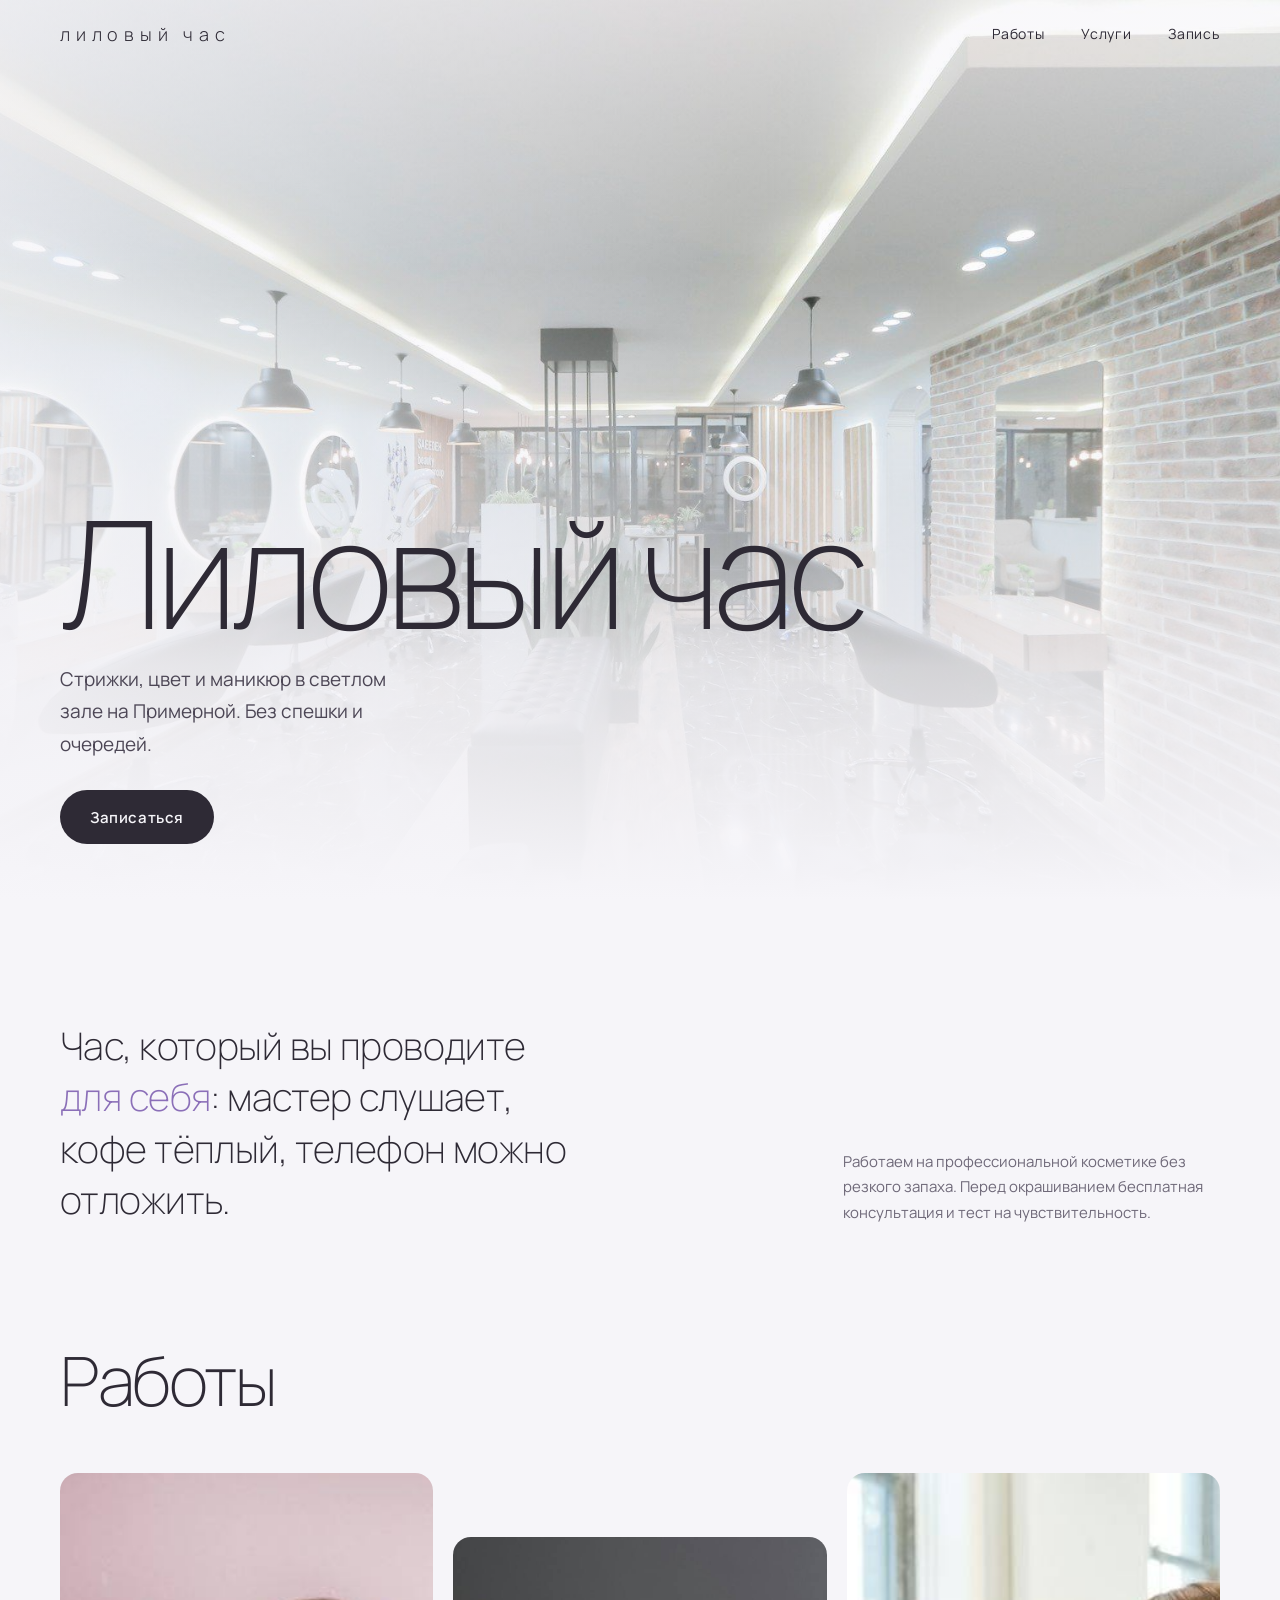
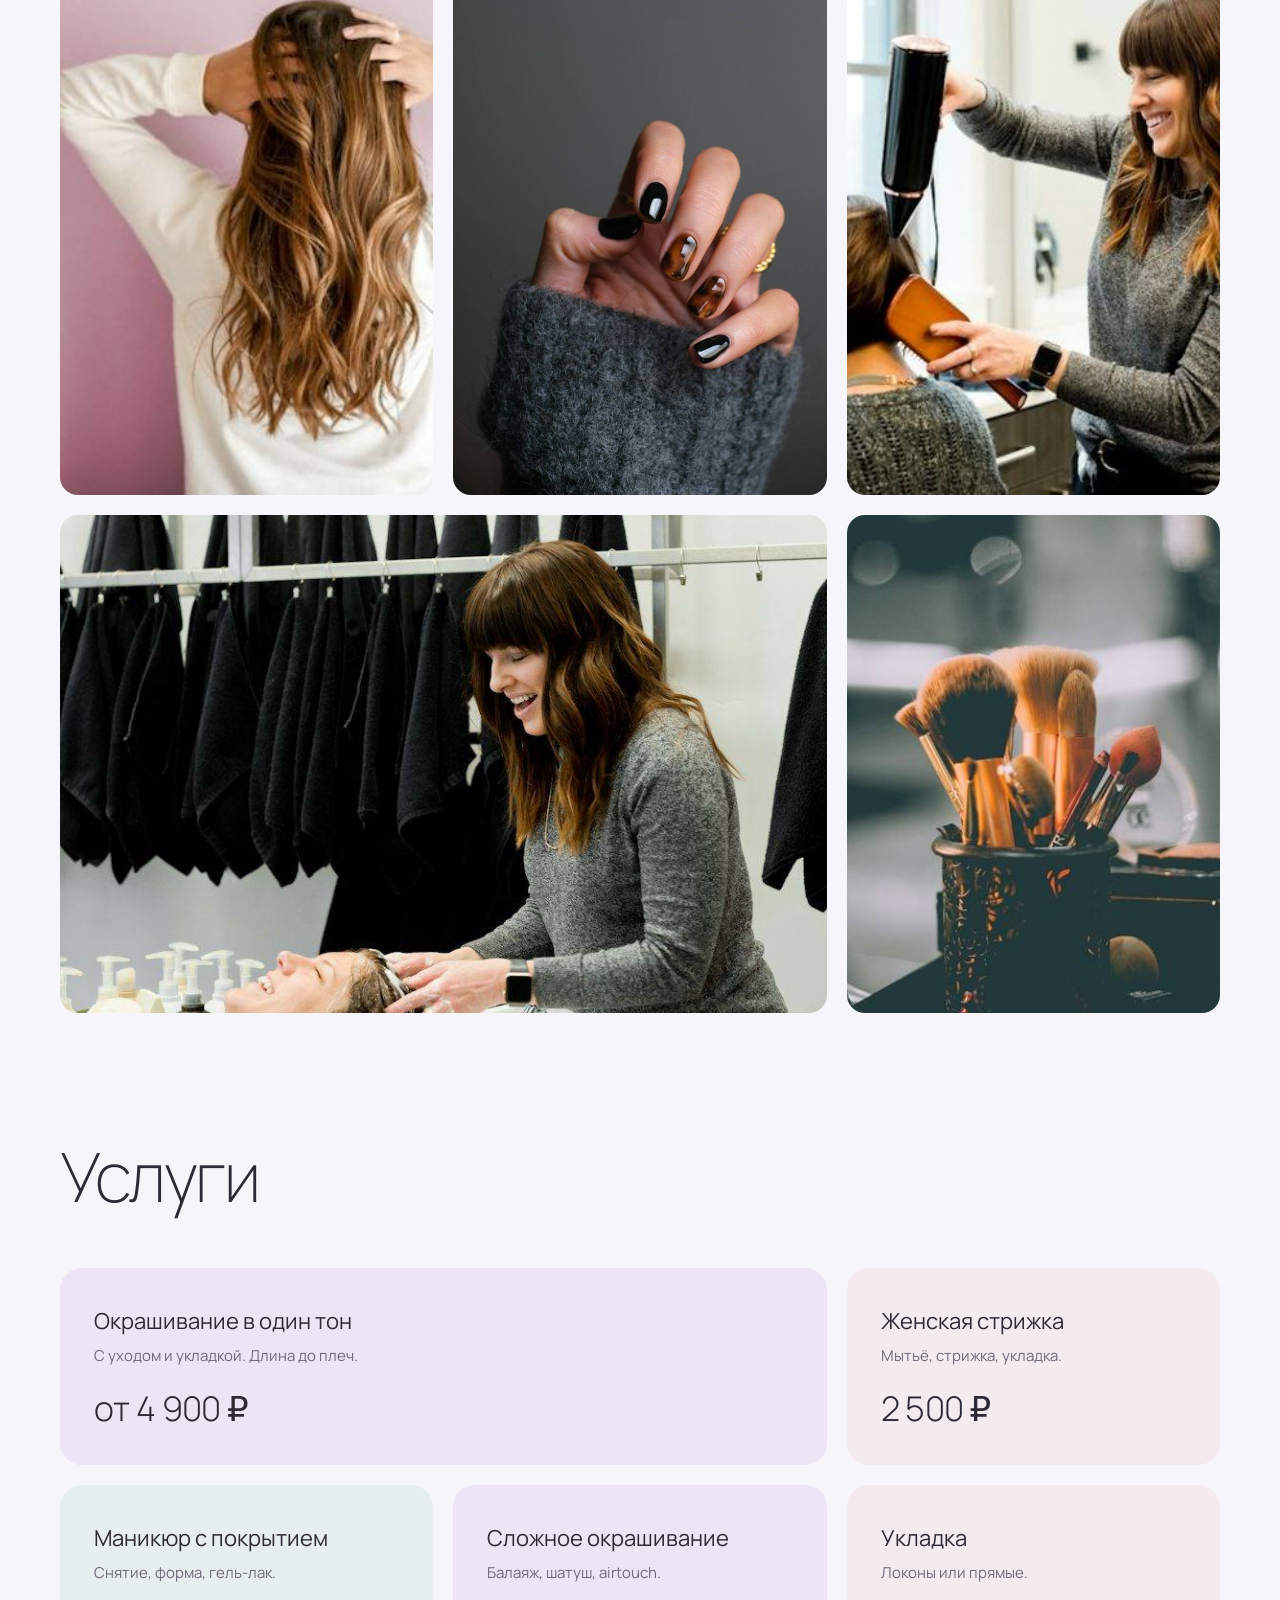
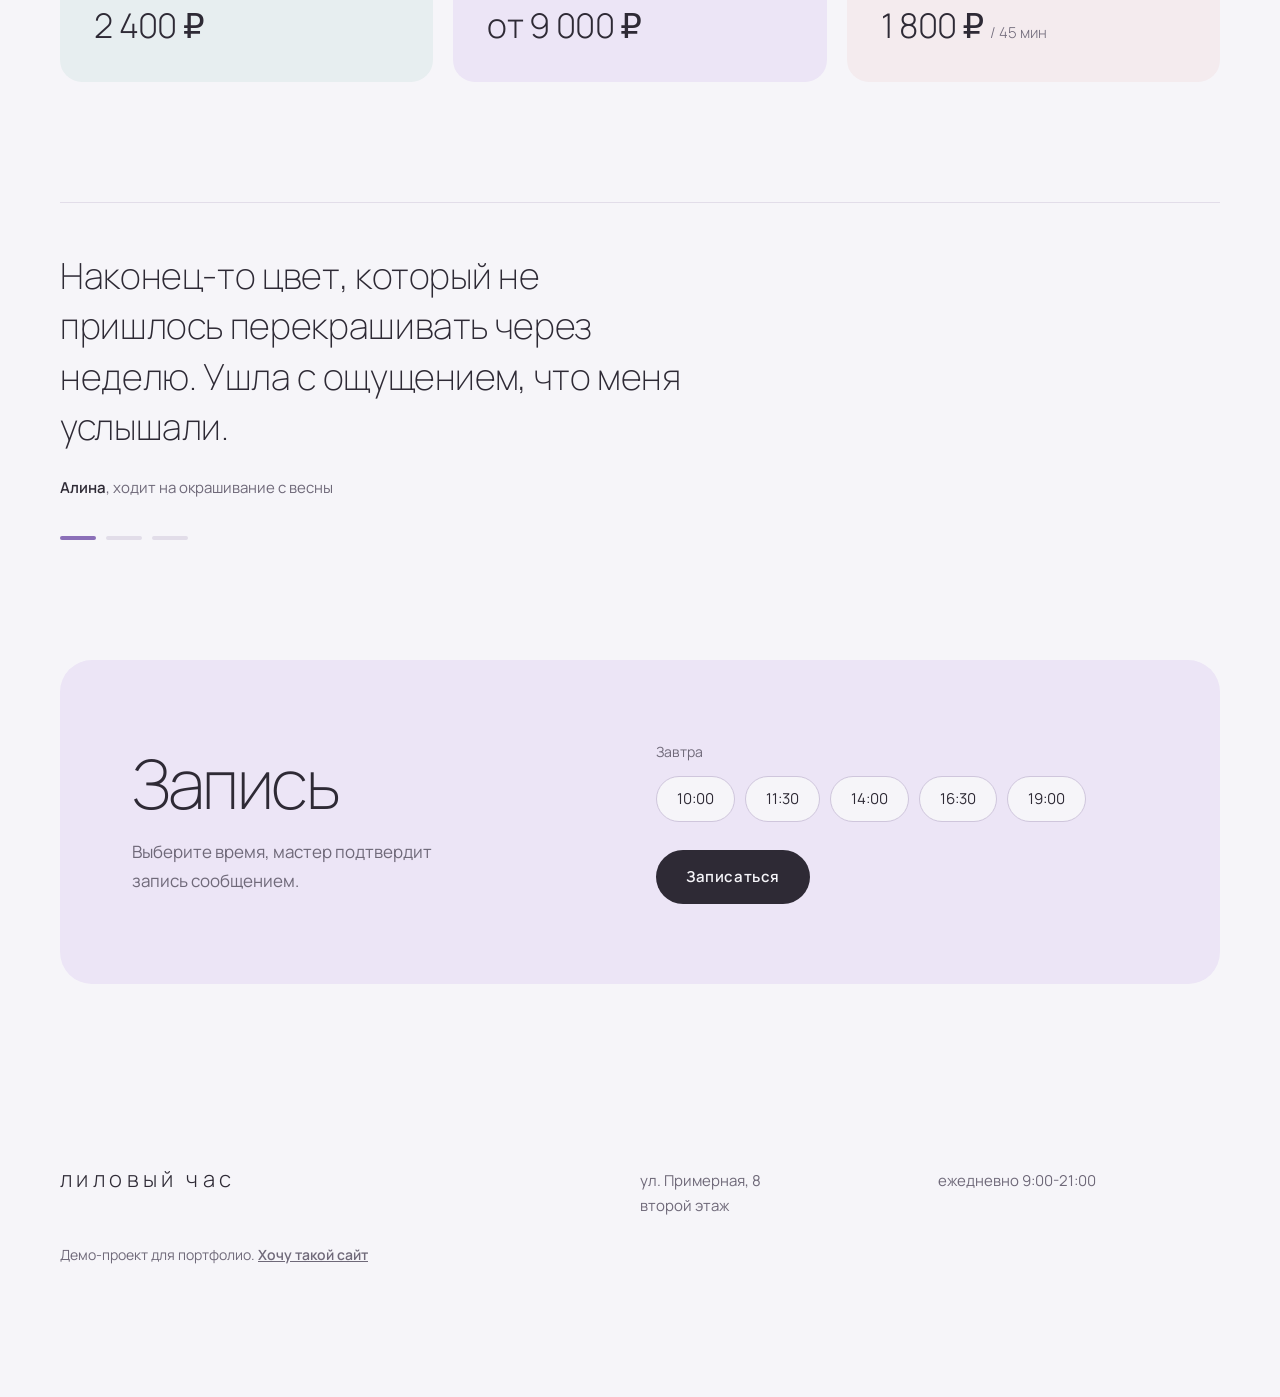
<file: portfolio-salon/index.html>
<!doctype html>
<html lang="ru">
<head>
<meta charset="utf-8">
<meta name="viewport" content="width=device-width, initial-scale=1, viewport-fit=cover">
<meta name="robots" content="noindex">
<meta name="theme-color" content="#f6f5f9">
<title>Лиловый час · салон красоты</title>
<meta name="description" content="Пример сайта салона красоты: работы, услуги с ценами, отзывы и запись.">
<link rel="preload" href="fonts/xn7gYHE41ni1AdIRggOxSuXd.woff2" as="font" type="font/woff2" crossorigin>
<link rel="preload" href="img/hall-m.jpg" as="image" media="(max-width:720px)">
<link rel="stylesheet" href="fonts/fonts.css">
<script>document.documentElement.classList.add("js")</script>
<style>
:root{--bg:#f6f5f9;--ink:#2e2a35;--mute:#6f6979;--line:#e2dde9;--acc:#8b6fb8;--t1:#ece5f6;--t2:#f4ebee;--t3:#e7eef0;
  --sans:"Manrope",system-ui,sans-serif}
:root[data-palette="b"]{--acc:#5f8a72;--t1:#e3eee7;--t2:#eef1e6;--t3:#e6ecef}
:root[data-palette="c"]{--acc:#c0705f;--t1:#f6e6e1;--t2:#f5ece4;--t3:#efe7ef}
*{box-sizing:border-box;margin:0}
html{-webkit-text-size-adjust:100%;scroll-behavior:smooth}
body{background:var(--bg);color:var(--ink);font:400 17px/1.7 var(--sans);overflow-x:hidden}
img{display:block;max-width:100%;height:auto}
a{color:inherit}
.wrap{width:min(1160px,100% - 40px);margin-inline:auto}

/* первый экран: полноэкранное фото */
.hero{position:relative;min-height:100dvh;display:flex;flex-direction:column;color:var(--ink)}
.hero>img{position:absolute;inset:0;width:100%;height:100%;object-fit:cover;object-position:22% 50%;z-index:-2}
.hero::before{content:"";position:absolute;inset:0;z-index:-1;
  background:linear-gradient(180deg,rgba(246,245,249,.6) 0%,rgba(246,245,249,.1) 30%,rgba(246,245,249,.86) 74%,var(--bg) 100%),
    linear-gradient(90deg,rgba(246,245,249,.7),rgba(246,245,249,0) 65%)}
.bar{display:flex;align-items:center;justify-content:space-between;padding:22px 0}
.bar .logo{font:300 18px/1 var(--sans);letter-spacing:.32em;text-transform:lowercase;text-decoration:none}
.bar nav{display:none;gap:36px;font-size:14px;letter-spacing:.06em}
.bar nav a{text-decoration:none}
@media(min-width:860px){.bar nav{display:flex}}
.hero .body{margin-top:auto;padding-bottom:56px}
.hero h1{font:200 clamp(56px,13vw,150px)/.95 var(--sans);letter-spacing:-.045em}
.hero p{margin-top:20px;max-width:30ch;font-size:19px;color:#4c4655}
.pill{display:inline-flex;align-items:center;height:54px;padding:0 30px;border-radius:999px;background:var(--ink);color:#f6f5f9;
  font:600 15px/1 var(--sans);letter-spacing:.04em;text-decoration:none;border:0;cursor:pointer;transition:background .3s,transform .3s}
.pill:hover{background:var(--acc)}.pill:active{transform:scale(.98)}
.hero .pill{margin-top:30px}

section{padding:120px 0}
h2{font:200 clamp(40px,6vw,68px)/1.05 var(--sans);letter-spacing:-.035em;margin-bottom:56px}
.lead{font:200 clamp(26px,3.4vw,38px)/1.35 var(--sans);letter-spacing:-.015em;max-width:24ch}
.lead em{font-style:normal;color:var(--acc)}
.intro{display:grid;gap:28px}
.intro small{color:var(--mute);font-size:15px;max-width:40ch}
@media(min-width:900px){.intro{grid-template-columns:2fr 1fr;align-items:end}}

/* галерея работ: колонки разной высоты, на телефоне листается */
.gal{display:flex;gap:12px;overflow-x:auto;scroll-snap-type:x mandatory;padding-bottom:8px;margin-right:-20px;scrollbar-width:none}
.gal::-webkit-scrollbar{display:none}
.gal figure{flex:0 0 72%;scroll-snap-align:start;overflow:hidden;border-radius:18px;background:var(--t1)}
.gal img{width:100%;height:100%;aspect-ratio:3/4;object-fit:cover;transition:transform 1.2s cubic-bezier(.16,1,.3,1)}
.gal figure:hover img{transform:scale(1.035)}
@media(min-width:860px){
  .gal{display:grid;grid-template-columns:repeat(3,1fr);grid-auto-flow:dense;overflow:visible;margin-right:0;gap:20px}
  .gal figure{flex:none}
  .gal .tall img{aspect-ratio:3/5}.gal .wide{grid-column:span 2}.gal .wide img{aspect-ratio:16/10}
  .gal .lo{margin-top:64px}
}

/* услуги карточками с ценами */
.cards{display:grid;gap:14px}
.card{border-radius:22px;padding:30px 26px;display:grid;gap:8px;background:var(--t1);transition:transform .5s cubic-bezier(.16,1,.3,1)}
.card:nth-child(3n+2){background:var(--t2)}.card:nth-child(3n){background:var(--t3)}
.card:hover{transform:translateY(-4px)}
.card h3{font:400 22px/1.25 var(--sans)}
.card p{color:var(--mute);font-size:15px}
.card .price{font:300 34px/1 var(--sans);letter-spacing:-.02em;margin-top:14px}
.card .price small{font-size:15px;color:var(--mute);letter-spacing:0}
@media(min-width:700px){.cards{grid-template-columns:1fr 1fr}.card.big{grid-column:span 2}}
@media(min-width:1000px){.cards{grid-template-columns:repeat(3,1fr);gap:20px}.card{padding:40px 34px}}

/* отзывы: один крупно, листаются */
.rev{position:relative;border-top:1px solid var(--line);padding-top:48px}
.rev-track{display:grid;grid-auto-flow:column;grid-auto-columns:100%;overflow-x:auto;scroll-snap-type:x mandatory;scrollbar-width:none}
.rev-track::-webkit-scrollbar{display:none}
.rev figure{scroll-snap-align:start;padding-right:8%}
.rev blockquote{font:200 clamp(24px,3.3vw,36px)/1.4 var(--sans);letter-spacing:-.01em;max-width:30ch}
.rev figcaption{margin-top:22px;font-size:15px;color:var(--mute)}
.rev figcaption b{color:var(--ink);font-weight:600}
.dots{display:flex;gap:10px;margin-top:36px}
.dots button{width:36px;height:4px;border:0;border-radius:4px;background:var(--line);cursor:pointer;padding:0}
.dots button[aria-current="true"]{background:var(--acc)}

/* запись */
.book{background:var(--t1);border-radius:32px;padding:56px 24px;display:grid;gap:32px}
.slots{display:flex;flex-wrap:wrap;gap:10px}
.slots button{height:46px;padding:0 20px;border-radius:999px;border:1px solid #cfc6dc;background:var(--bg);font:400 15px var(--sans);color:var(--ink);cursor:pointer}
.slots button[aria-pressed="true"]{background:var(--ink);color:#f6f5f9;border-color:var(--ink)}
.slots button:focus-visible,.pill:focus-visible{outline:2px solid var(--acc);outline-offset:3px}
.book .day{font-size:14px;color:var(--mute);margin-bottom:12px}
.book .hint{display:none;color:var(--ink);font-size:15px;margin-top:16px}
.book.tried .hint{display:block}
@media(min-width:900px){.book{grid-template-columns:1fr 1fr;padding:80px 72px;align-items:center}}

footer{padding:64px 0 130px;color:var(--mute);font-size:15px}
footer .wrap{display:grid;gap:16px}
footer b{font:300 22px/1 var(--sans);letter-spacing:.2em;color:var(--ink);text-transform:lowercase}
@media(min-width:860px){footer .wrap{grid-template-columns:2fr 1fr 1fr}}


.js .rv{opacity:0;transform:translateY(18px);transition:opacity 1.1s cubic-bezier(.16,1,.3,1),transform 1.1s cubic-bezier(.16,1,.3,1)}
.js .rv.in{opacity:1;transform:none}
.js .hero h1{animation:fade 1.4s cubic-bezier(.16,1,.3,1) both}
@keyframes fade{from{opacity:0;letter-spacing:0}}
@media(prefers-reduced-motion:reduce){html{scroll-behavior:auto}.js .rv{opacity:1;transform:none;transition:none}
  .js .hero h1{animation:none}.gal img,.card{transition:none}}
.demo-note{grid-column:1/-1;margin:8px 0 0;font-size:14px}.demo-note a{font-weight:700;color:inherit;text-decoration:underline}
</style>
</head>
<body>
<header class="hero">
  <img src="img/hall.jpg" srcset="img/hall-m.jpg 720w, img/hall.jpg 1600w" sizes="100vw" alt="Светлый зал салона с зеркалами" width="1600" height="1067" fetchpriority="high">
  <div class="wrap bar">
    <a class="logo" href="#" data-name>лиловый час</a>
    <nav aria-label="Разделы"><a href="#works">Работы</a><a href="#services">Услуги</a><a href="#book">Запись</a></nav>
  </div>
  <div class="wrap body">
    <h1 data-name-h>Лиловый час</h1>
    <p>Стрижки, цвет и маникюр в светлом зале на Примерной. Без спешки и очередей.</p>
    <a class="pill" href="#book">Записаться</a>
  </div>
</header>

<main>
<section class="wrap intro">
  <p class="lead rv">Час, который вы проводите <em>для себя</em>: мастер слушает, кофе тёплый, телефон можно отложить.</p>
  <small class="rv">Работаем на профессиональной косметике без резкого запаха. Перед окрашиванием бесплатная консультация и тест на чувствительность.</small>
</section>

<section id="works" class="wrap" style="padding-top:0">
  <h2 class="rv">Работы</h2>
  <div class="gal">
    <figure class="tall rv"><img src="img/hair.jpg" srcset="img/hair-m.jpg 720w, img/hair.jpg 800w" sizes="(min-width:860px) 33vw, 72vw" loading="lazy" alt="Длинные волнистые волосы после окрашивания" width="800" height="534"></figure>
    <figure class="lo rv"><img src="img/nails.jpg" srcset="img/nails-m.jpg 720w, img/nails.jpg 800w" sizes="(min-width:860px) 33vw, 72vw" loading="lazy" alt="Маникюр с тёмным покрытием" width="800" height="1200"></figure>
    <figure class="rv"><img src="img/dry.jpg" srcset="img/dry-m.jpg 720w, img/dry.jpg 800w" sizes="(min-width:860px) 33vw, 72vw" loading="lazy" alt="Мастер делает укладку феном" width="800" height="534"></figure>
    <figure class="wide rv"><img src="img/wash.jpg" srcset="img/wash-m.jpg 720w, img/wash.jpg 800w" sizes="(min-width:860px) 66vw, 72vw" loading="lazy" alt="Мытьё головы перед стрижкой" width="800" height="1198"></figure>
    <figure class="rv"><img src="img/brushes.jpg" srcset="img/brushes-m.jpg 720w, img/brushes.jpg 800w" sizes="(min-width:860px) 33vw, 72vw" loading="lazy" alt="Кисти для макияжа" width="800" height="533"></figure>
  </div>
</section>

<section id="services" class="wrap" style="padding-top:0">
  <h2 class="rv">Услуги</h2>
  <div class="cards">
    <article class="card big rv"><h3>Окрашивание в один тон</h3><p>С уходом и укладкой. Длина до плеч.</p><div class="price">от 4 900 ₽</div></article>
    <article class="card rv"><h3>Женская стрижка</h3><p>Мытьё, стрижка, укладка.</p><div class="price">2 500 ₽</div></article>
    <article class="card rv"><h3>Маникюр с покрытием</h3><p>Снятие, форма, гель-лак.</p><div class="price">2 400 ₽</div></article>
    <article class="card rv"><h3>Сложное окрашивание</h3><p>Балаяж, шатуш, airtouch.</p><div class="price">от 9 000 ₽</div></article>
    <article class="card rv"><h3>Укладка</h3><p>Локоны или прямые.</p><div class="price">1 800 ₽ <small>/ 45 мин</small></div></article>
  </div>
</section>

<section class="wrap rev" aria-label="Отзывы" style="padding-bottom:120px">
  <div class="rev-track">
    <figure><blockquote>Наконец-то цвет, который не пришлось перекрашивать через неделю. Ушла с ощущением, что меня услышали.</blockquote>
      <figcaption><b>Алина</b>, ходит на окрашивание с весны</figcaption></figure>
    <figure><blockquote>Маникюр держится три недели, а в зале так тихо, что я почти уснула.</blockquote>
      <figcaption><b>Марина</b>, маникюр раз в месяц</figcaption></figure>
    <figure><blockquote>Записалась за день, пришла минута в минуту, никто никуда не торопился.</blockquote>
      <figcaption><b>Ксения</b>, первая стрижка в салоне</figcaption></figure>
  </div>
  <div class="dots" role="group" aria-label="Листать отзывы"></div>
</section>

<section id="book" class="wrap" style="padding-top:0">
  <div class="book rv">
    <div><h2 style="margin-bottom:18px">Запись</h2><p style="color:var(--mute);max-width:34ch">Выберите время, мастер подтвердит запись сообщением.</p></div>
    <div>
      <div class="day">Завтра</div>
      <div class="slots">
        <button type="button" aria-pressed="false">10:00</button><button type="button" aria-pressed="false">11:30</button>
        <button type="button" aria-pressed="false">14:00</button><button type="button" aria-pressed="false">16:30</button>
        <button type="button" aria-pressed="false">19:00</button>
      </div>
      <button class="pill" type="button" style="margin-top:28px" data-book>Записаться</button>
      <p class="hint" role="status">Это макет: запись не отправляется. На вашем сайте здесь будет онлайн-запись или ответ в мессенджер.</p>
    </div>
  </div>
</section>
</main>

<footer><div class="wrap">
  <b data-name>лиловый час</b>
  <div>ул. Примерная, 8<br>второй этаж</div>
  <div>ежедневно 9:00-21:00</div>
  <p class="demo-note">Демо-проект для портфолио. <a href="https://t.me/ilya_webdev" class="needs-contact" target="_blank" rel="noopener">Хочу такой сайт</a></p>
</div></footer>


<script>
(function(){
  var root=document.documentElement, DEF="Лиловый час";
  function tryOn(o){
    o=o||{};
    if(o.name!==undefined){
      var n=String(o.name||"").replace(/\s+/g," ").trim().slice(0,40)||DEF;
      var h=document.querySelector("[data-name-h]"), L=Math.max.apply(null,n.split(" ").map(function(x){return x.length}));
      h.textContent=n;h.style.fontSize=L>7?"min(150px,13vw,"+(90/L/.6).toFixed(2)+"vw)":"";
      document.querySelectorAll("[data-name]").forEach(function(e){e.textContent=n.toLowerCase()});
      document.title=n+" · салон красоты";
    }
    if(o.palette!==undefined){if(/^[bc]$/.test(o.palette))root.dataset.palette=o.palette;else delete root.dataset.palette}
  }
  window.tryOn=tryOn;
  var q=new URLSearchParams(location.search);
  if(q.has("name")||q.has("p"))tryOn({name:q.has("name")?q.get("name"):undefined,palette:q.get("p")||undefined});

  var io="IntersectionObserver" in window&&new IntersectionObserver(function(es){es.forEach(function(e){
    if(e.isIntersecting){e.target.classList.add("in");io.unobserve(e.target)}})},{rootMargin:"0px 0px -8% 0px"});
  document.querySelectorAll(".rv").forEach(function(el){io?io.observe(el):el.classList.add("in")});

  // отзывы: точки под лентой
  var track=document.querySelector(".rev-track"), dots=document.querySelector(".dots"), items=track.children;
  [].forEach.call(items,function(_,i){var b=document.createElement("button");b.type="button";b.setAttribute("aria-label","Отзыв "+(i+1));
    b.onclick=function(){track.scrollTo({left:items[i].offsetLeft-track.offsetLeft,behavior:"smooth"})};dots.appendChild(b)});
  function mark(){var i=Math.round(track.scrollLeft/track.clientWidth);[].forEach.call(dots.children,function(b,j){b.setAttribute("aria-current",String(i===j))})}
  track.addEventListener("scroll",function(){requestAnimationFrame(mark)},{passive:true});mark();

  var slots=document.querySelectorAll(".slots button");
  slots.forEach(function(b){b.onclick=function(){slots.forEach(function(x){x.setAttribute("aria-pressed","false")});b.setAttribute("aria-pressed","true")}});
  document.querySelector("[data-book]").onclick=function(){document.querySelector(".book").classList.add("tried")};
})();
</script>
</body>
</html>
</file>
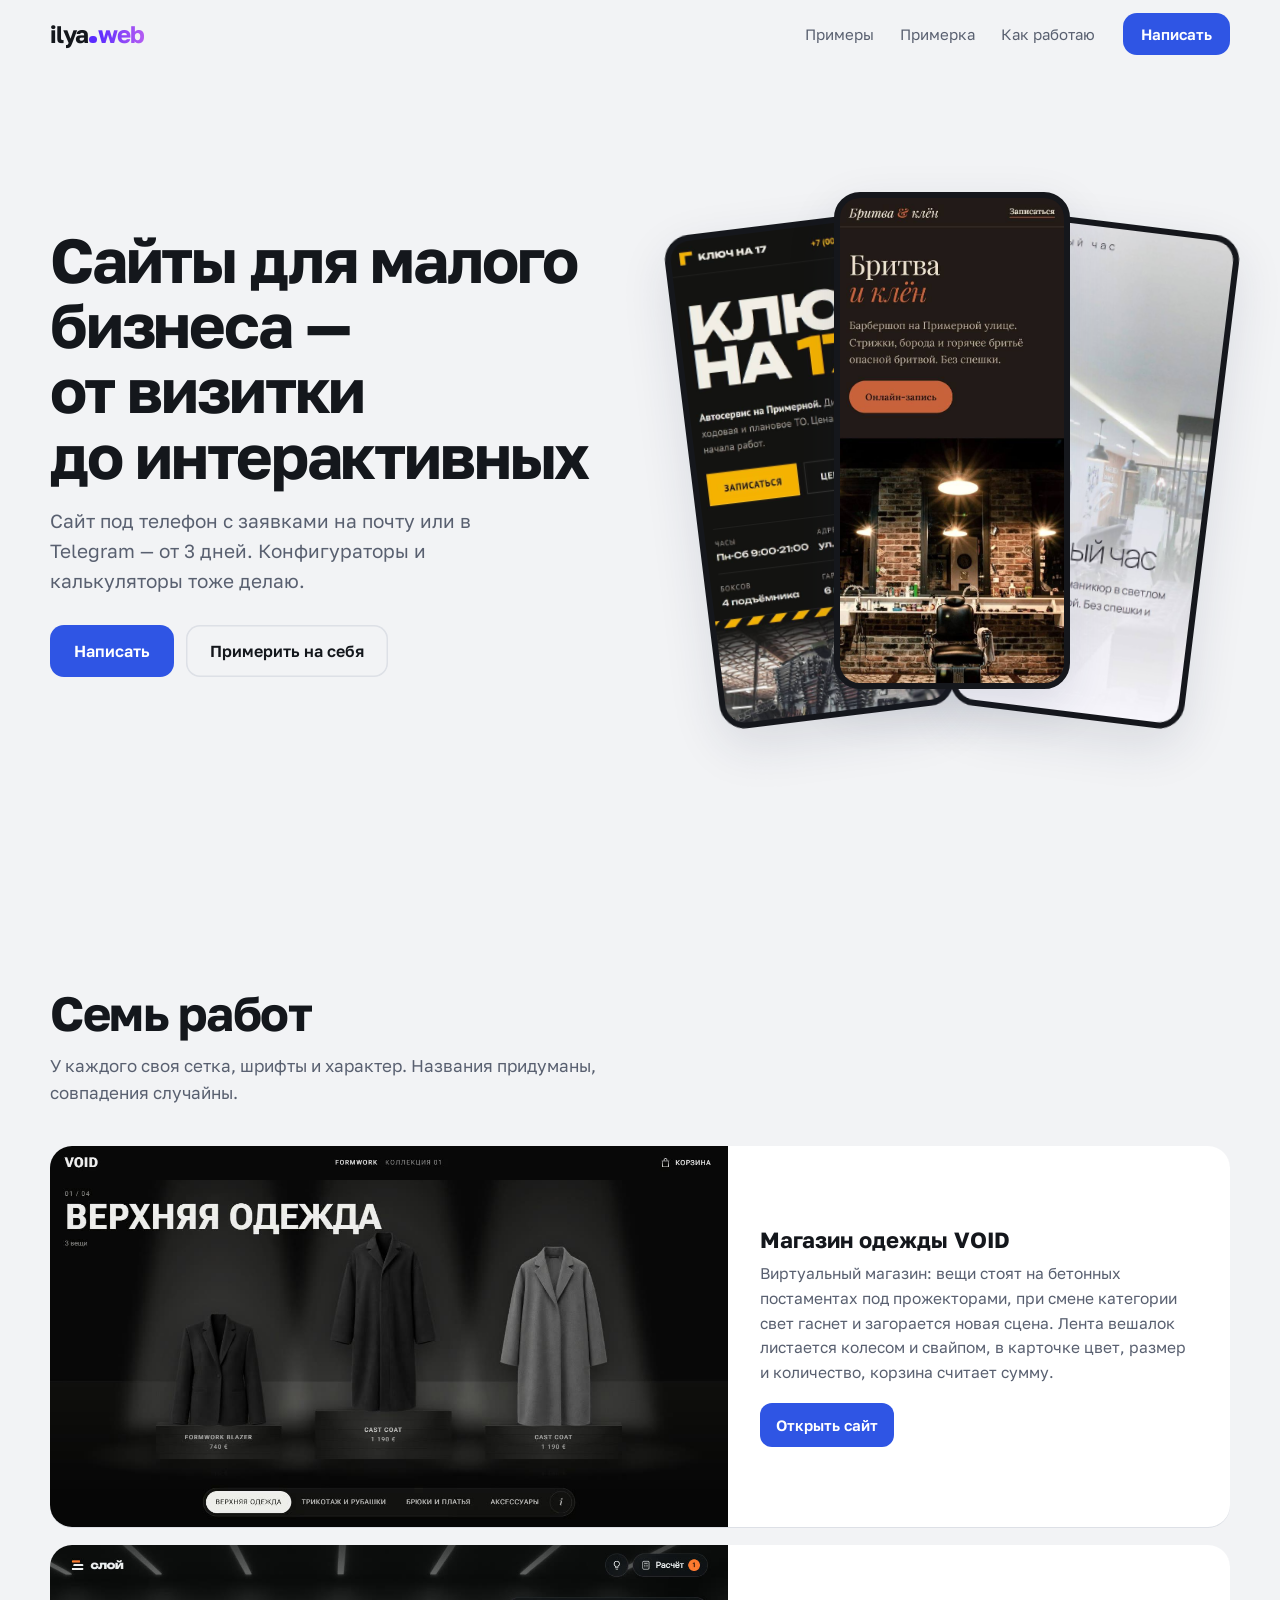
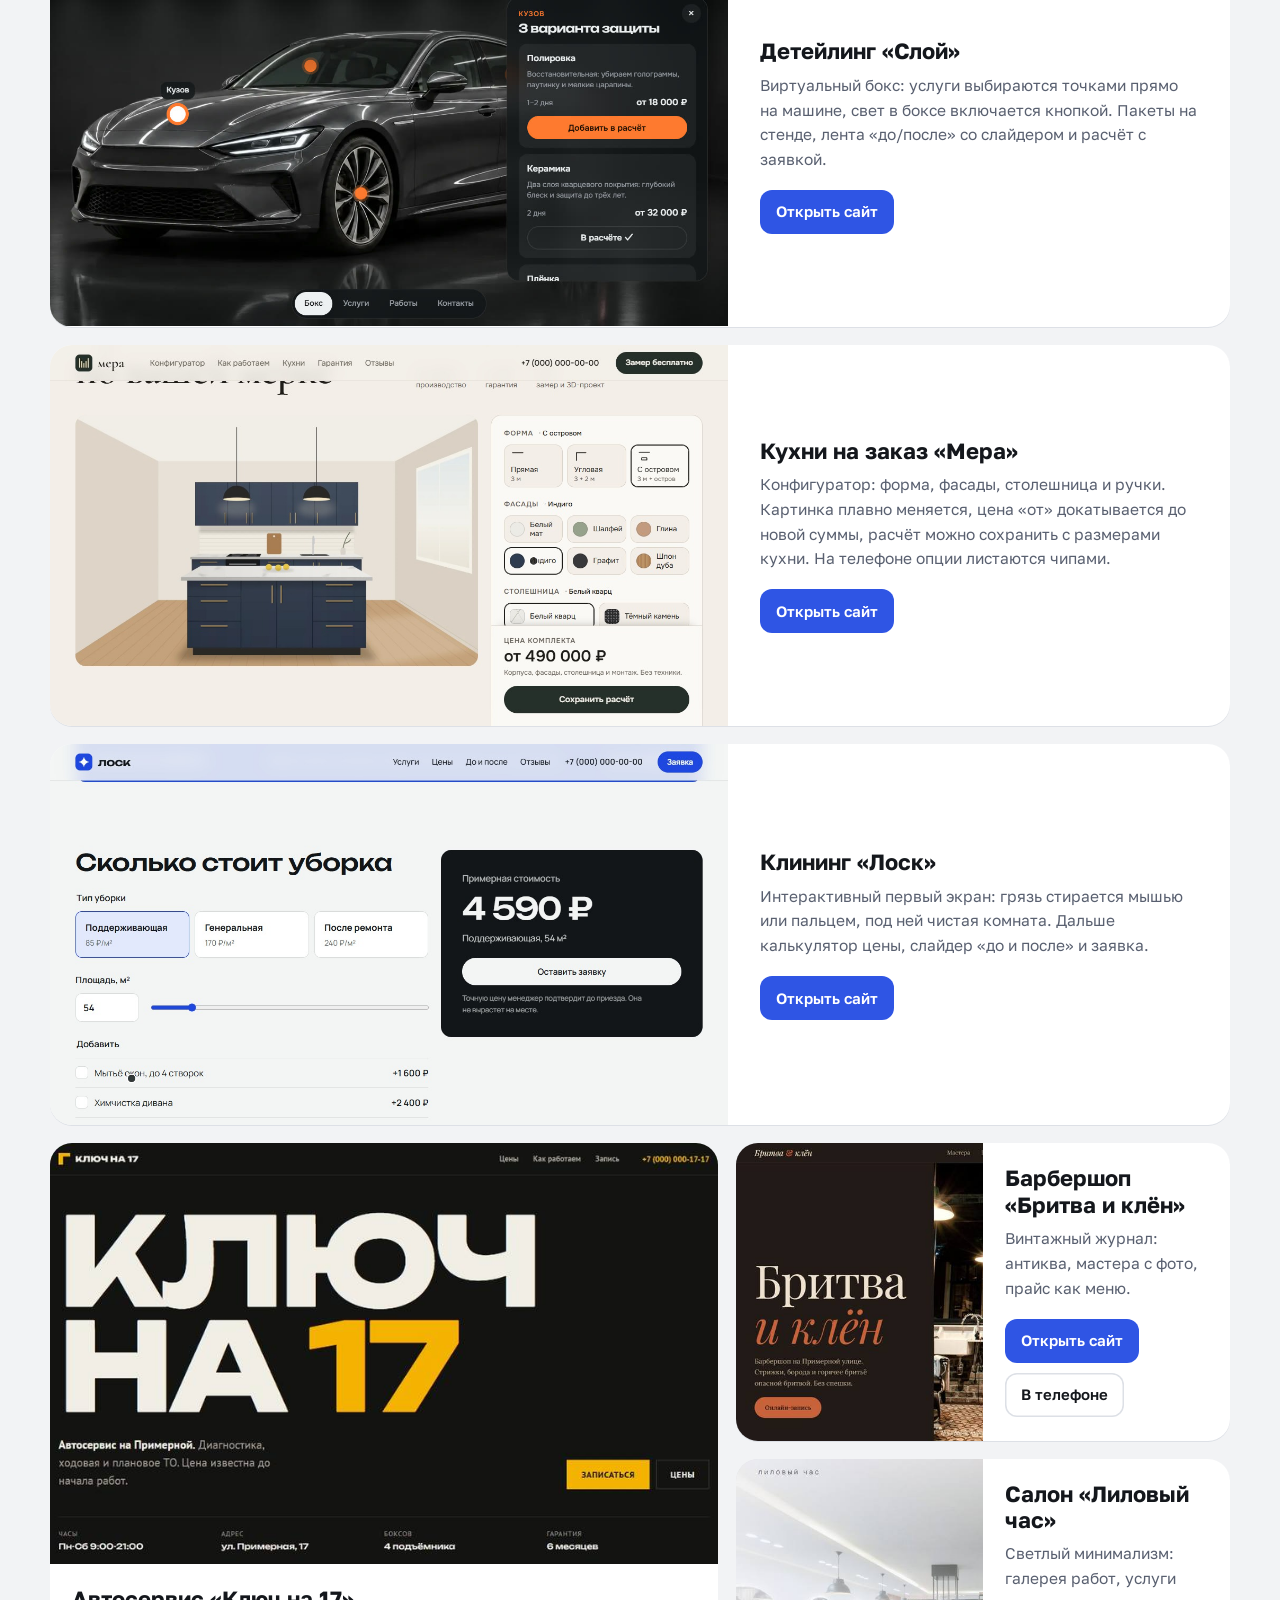
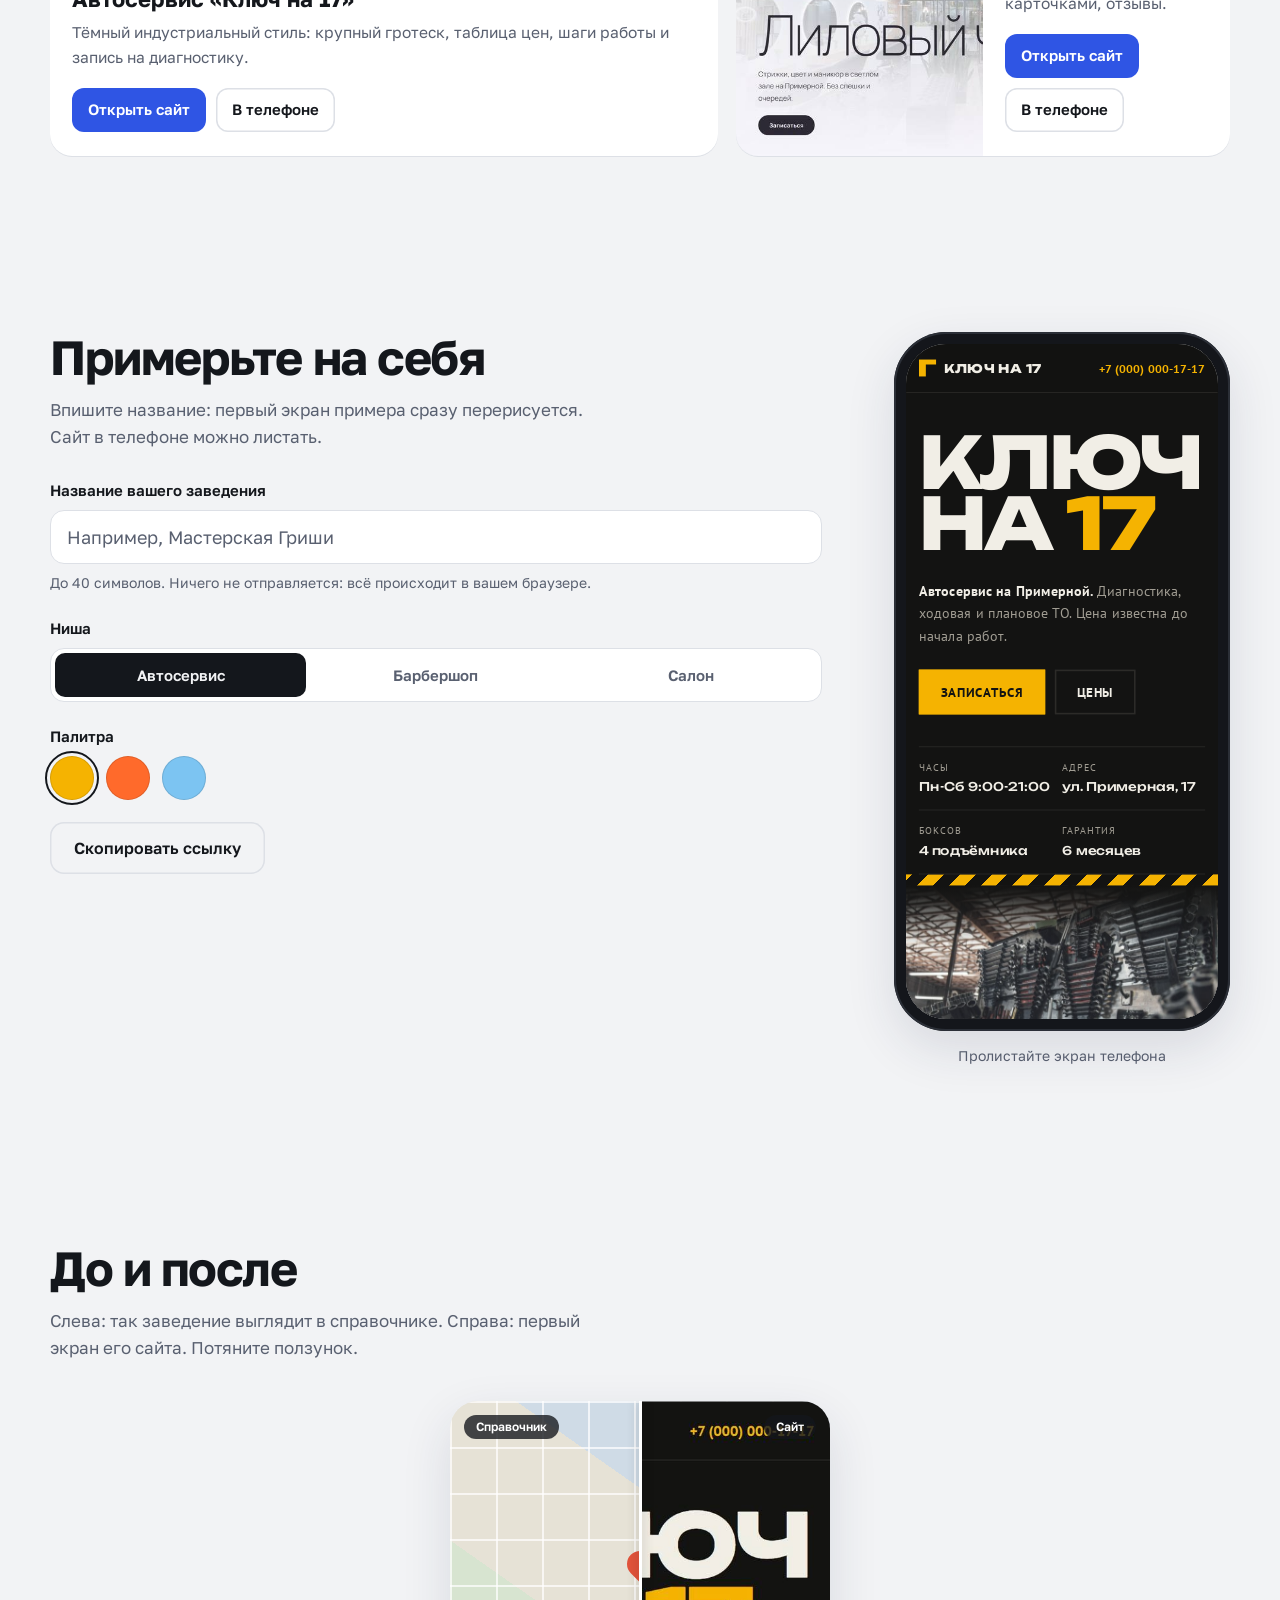
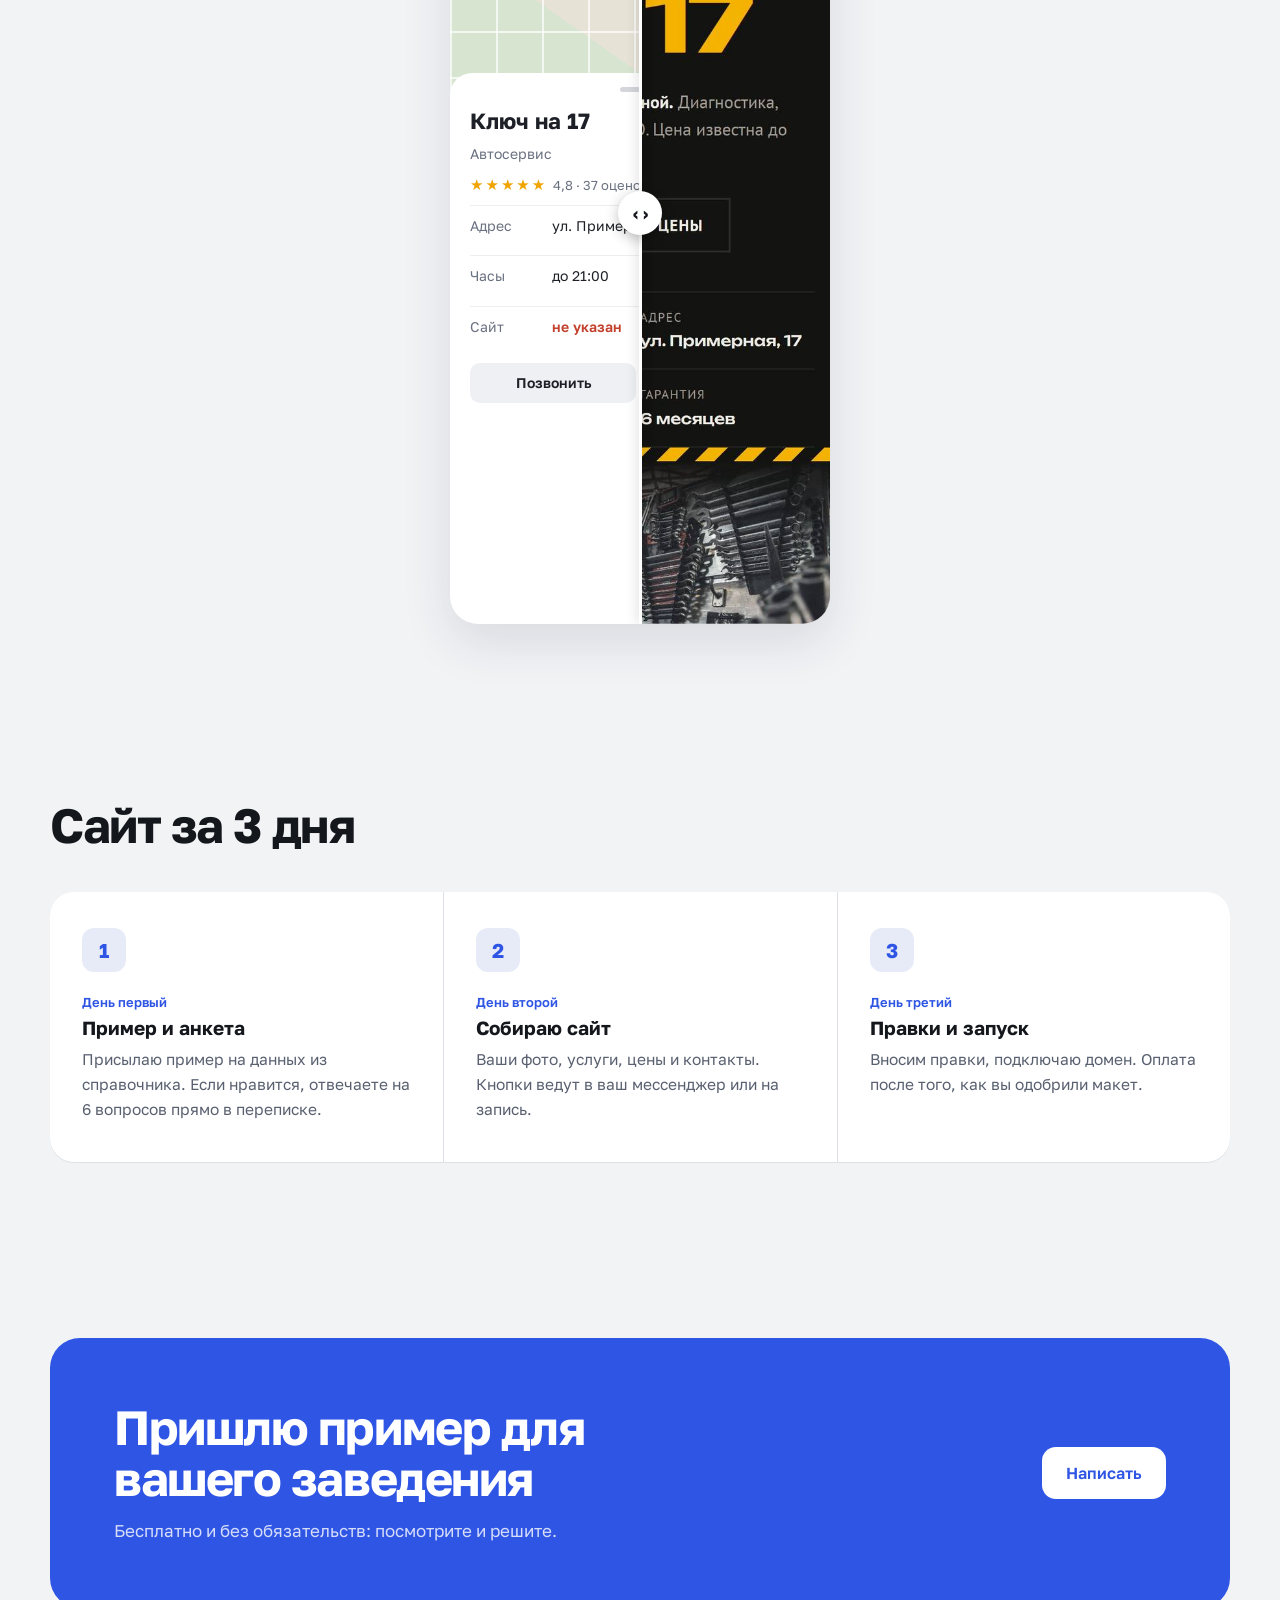
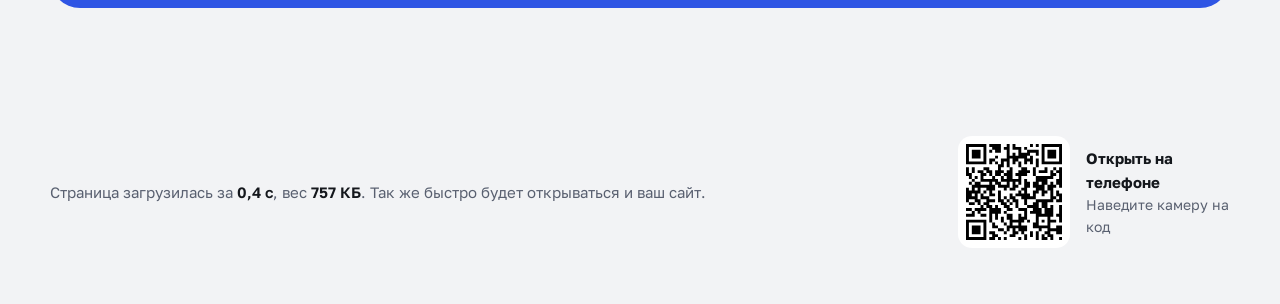
<file: portfolio/index.html>
<!doctype html>
<html lang="ru">
<head>
<meta charset="utf-8">
<meta name="viewport" content="width=device-width, initial-scale=1, viewport-fit=cover">
<meta name="robots" content="noindex">
<title>ilya.web — сайты для малого бизнеса</title>
<meta name="description" content="Сайты под телефон с заявками в Telegram — от визитки до конфигуратора. Посмотрите работы и примерьте на своё название.">
<meta property="og:type" content="website">
<meta property="og:url" content="https://ilyamaf.github.io/sites/portfolio/">
<meta property="og:site_name" content="ilya.web">
<meta property="og:locale" content="ru_RU">
<meta property="og:title" content="ilya.web — сайты для малого бизнеса">
<meta property="og:description" content="Сайты под телефон с заявками в Telegram — от визитки до конфигуратора. Посмотрите работы и примерьте на своё название.">
<meta property="og:image" content="https://ilyamaf.github.io/sites/portfolio/og.jpg?v=1">
<meta property="og:image:width" content="1200">
<meta property="og:image:height" content="630">
<meta property="og:image:alt" content="ilya.web — сайты «Мера» и «Лоск»">
<meta name="twitter:card" content="summary_large_image">
<meta name="twitter:title" content="ilya.web — сайты для малого бизнеса">
<meta name="twitter:description" content="Сайты под телефон с заявками в Telegram — от визитки до конфигуратора. Посмотрите работы и примерьте на своё название.">
<meta name="twitter:image" content="https://ilyamaf.github.io/sites/portfolio/og.jpg?v=1">
<meta name="color-scheme" content="light dark">
<link rel="preload" href="fonts/q5uCsoe9Lv5t7Meb31EcExd8hLxR.woff2" as="font" type="font/woff2" crossorigin>
<link rel="stylesheet" href="fonts/fonts.css">
<script>document.documentElement.classList.add("js")</script>
<style>
:root{--bg:#f2f3f5;--card:#ffffff;--ink:#14171c;--mute:#596070;--line:#dde0e6;--acc:#2f55e4;--acc-ink:#ffffff;--soft:#e7ebf7;
  --sh:0 18px 50px rgba(30,40,70,.12);--f:"Golos Text",system-ui,sans-serif}
@media(prefers-color-scheme:dark){:root{--bg:#0f1115;--card:#171a20;--ink:#eceef2;--mute:#9aa1ae;--line:#272b33;--acc:#7f98ff;
  --acc-ink:#0b1022;--soft:#1b2133;--sh:0 18px 50px rgba(0,0,0,.45)}}
*{box-sizing:border-box;margin:0}
html{-webkit-text-size-adjust:100%;scroll-behavior:smooth}
body{background:var(--bg);color:var(--ink);font:400 17px/1.6 var(--f);overflow-x:hidden}
img{display:block;max-width:100%;height:auto}
a{color:inherit}
.wrap{width:min(1180px,100% - 32px);margin-inline:auto}
.btn{display:inline-flex;align-items:center;justify-content:center;gap:8px;height:52px;padding:0 24px;border-radius:14px;border:0;
  background:var(--acc);color:var(--acc-ink);font:600 16px/1 var(--f);text-decoration:none;cursor:pointer;white-space:nowrap;
  transition:transform .2s cubic-bezier(.16,1,.3,1),box-shadow .2s}
.btn:hover{transform:translateY(-2px);box-shadow:0 10px 24px color-mix(in srgb,var(--acc) 35%,transparent)}
.btn:active{transform:translateY(0)}
.btn.line{background:transparent;color:var(--ink);box-shadow:inset 0 0 0 1.5px var(--line)}
.btn.line:hover{box-shadow:inset 0 0 0 1.5px var(--ink)}
:focus-visible{outline:2px solid var(--acc);outline-offset:3px}

/* шапка */
.top .wrap{display:flex;align-items:center;gap:20px;height:68px}
.me{font:800 24px/1 var(--f);letter-spacing:-.045em;text-decoration:none;display:flex;align-items:baseline;
  --w1:#5b2bff;--w2:#b45cf2}
.me i{width:.3em;height:.3em;border-radius:50%;margin:0 .05em 0 .07em;background:var(--w1);flex:none}
.me b{font-weight:inherit;background:linear-gradient(90deg,var(--w1),var(--w2));-webkit-background-clip:text;background-clip:text;color:transparent}
@media(prefers-color-scheme:dark){.me{--w1:#7a4dff;--w2:#e29bff}}
.top nav{display:none;gap:26px;margin-left:auto;font-size:15px;color:var(--mute)}
.top nav a{text-decoration:none}.top nav a:hover{color:var(--ink)}
.top .btn{height:42px;padding:0 18px;font-size:15px;margin-left:auto}
@media(min-width:880px){.top nav{display:flex}.top .btn{margin-left:8px}}

/* первый экран: текст + веер из трёх примеров */
.hero{display:grid;gap:40px;padding:32px 0 72px;align-items:center}
.hero h1{font:700 clamp(36px,5.6vw,62px)/1.05 var(--f);letter-spacing:-.035em;max-width:15ch}
.hero p{margin-top:18px;color:var(--mute);font-size:19px;max-width:40ch}
.hero .btns{display:flex;flex-wrap:wrap;gap:12px;margin-top:28px}
.fan{position:relative;height:340px;max-width:520px;width:100%;margin-inline:auto}
.fan a{position:absolute;top:0;left:50%;width:150px;border-radius:22px;overflow:hidden;box-shadow:var(--sh);
  border:6px solid #15171c;background:#15171c;transition:transform .6s cubic-bezier(.16,1,.3,1)}
.fan a:nth-child(1){transform:translateX(-112%) rotate(-7deg) translateY(30px)}
.fan a:nth-child(2){transform:translateX(-50%);z-index:2}
.fan a:nth-child(3){transform:translateX(12%) rotate(7deg) translateY(30px)}
.fan:hover a:nth-child(1){transform:translateX(-128%) rotate(-10deg) translateY(28px)}
.fan:hover a:nth-child(3){transform:translateX(28%) rotate(10deg) translateY(28px)}
@media(min-width:960px){.hero{grid-template-columns:1.05fr 1fr;padding:56px 0 96px;min-height:calc(100dvh - 68px)}
  .fan{height:520px}.fan a{width:236px;border-radius:26px}}

section{padding:88px 0}
h2{font:700 clamp(30px,4.4vw,48px)/1.08 var(--f);letter-spacing:-.03em;max-width:20ch}
.sub{color:var(--mute);margin-top:12px;max-width:52ch}

/* примеры: одна большая карточка и две поменьше */
.works{display:grid;gap:18px;margin-top:40px}
.w{background:var(--card);border-radius:22px;overflow:hidden;box-shadow:0 1px 0 var(--line);display:grid}
.w .shot{overflow:hidden;background:var(--line)}
.w .shot img{width:100%;aspect-ratio:16/10;object-fit:cover;object-position:top;transition:transform .9s cubic-bezier(.16,1,.3,1)}
.w:hover .shot img{transform:scale(1.03)}
.w .b{padding:22px 22px 24px;display:grid;gap:8px}
.w h3{font:700 22px/1.2 var(--f)}
.w p{color:var(--mute);font-size:15.5px}
.w .acts{display:flex;flex-wrap:wrap;gap:10px;margin-top:10px}
.w .acts .btn{height:44px;padding:0 16px;font-size:15px;border-radius:12px}
@media(min-width:900px){.works{grid-template-columns:1.35fr 1fr;grid-template-rows:auto auto}
  .w.main{grid-row:span 2}.w.main .shot img{aspect-ratio:auto;height:100%;min-height:420px}
  .w:not(.main){grid-template-columns:1fr 1fr}.w:not(.main) .shot img{height:100%;aspect-ratio:auto;object-position:left top}}

/* примерка */
.try{display:grid;gap:44px;align-items:start}
.panel{display:grid;gap:22px;margin-top:28px}
.fld{display:grid;gap:8px}
.fld label,.fld .lbl{font-weight:600;font-size:15px}
.fld input{height:54px;border-radius:14px;border:1.5px solid var(--line);background:var(--card);color:var(--ink);padding:0 16px;
  font:400 18px var(--f)}
.fld input::placeholder{color:var(--mute)}
.fld input:focus{border-color:var(--acc);outline:none;box-shadow:0 0 0 4px color-mix(in srgb,var(--acc) 22%,transparent)}
.fld small{color:var(--mute);font-size:14px}
.seg{display:grid;grid-template-columns:repeat(3,1fr);background:var(--card);border:1.5px solid var(--line);border-radius:14px;padding:4px;gap:4px}
.seg label{position:relative;display:grid;place-items:center;height:44px;border-radius:10px;font-size:15px;font-weight:600;cursor:pointer;color:var(--mute)}
.seg input{position:absolute;opacity:0;inset:0;cursor:pointer}
.seg label:has(input:checked){background:var(--ink);color:var(--bg)}
.seg label:has(input:focus-visible){outline:2px solid var(--acc);outline-offset:2px}
.sw{display:flex;gap:12px}
.sw label{position:relative;width:44px;height:44px;border-radius:50%;cursor:pointer;box-shadow:inset 0 0 0 1px rgba(0,0,0,.12)}
.sw input{position:absolute;opacity:0;inset:0;cursor:pointer}
.sw label:has(input:checked){outline:2.5px solid var(--ink);outline-offset:3px}
.sw label:has(input:focus-visible){outline:2.5px solid var(--acc);outline-offset:3px}
.share{display:flex;flex-wrap:wrap;align-items:center;gap:12px}
.share output{font-size:14px;color:var(--mute)}
.stage{display:grid;justify-items:center;gap:14px}
.phone{--s:.72;width:calc(390px * var(--s) + 24px);height:calc(844px * var(--s) + 24px);padding:12px;border-radius:52px;background:#14161b;
  box-shadow:var(--sh),inset 0 0 0 2px #2b2f37;position:relative}
.screen{width:100%;height:100%;border-radius:40px;overflow:hidden;background:var(--line);position:relative}
.screen iframe{width:390px;height:844px;border:0;transform:scale(var(--s));transform-origin:0 0;display:block;background:#fff}
.screen .skel{position:absolute;inset:0;display:grid;place-items:center;color:var(--mute);font-size:14px;
  background:linear-gradient(100deg,var(--line) 30%,var(--card) 50%,var(--line) 70%) 0 0/300% 100%;animation:sh 1.4s linear infinite}
.screen.ready .skel{display:none}
@keyframes sh{to{background-position:-200% 0}}
.stage small{color:var(--mute);font-size:14px}
@media(max-width:400px){.phone{--s:.64}}
@media(min-width:960px){.try{grid-template-columns:1fr auto;gap:72px}.phone{--s:.8}}

/* до → после */
.cmp-box{margin-top:40px;display:grid;gap:22px;justify-items:center}
.cmp{--x:50%;position:relative;width:min(100%,380px);aspect-ratio:390/844;border-radius:28px;overflow:hidden;box-shadow:var(--sh);
  touch-action:pan-y;user-select:none;background:#e9eaed}
.cmp .after{position:absolute;inset:0;clip-path:inset(0 0 0 var(--x))}
.cmp .after img{width:100%;height:100%;object-fit:cover;object-position:top}
.cmp .bar{position:absolute;top:0;bottom:0;left:var(--x);width:3px;margin-left:-1.5px;background:#fff;box-shadow:0 0 12px rgba(0,0,0,.3);pointer-events:none}
.cmp .bar::after{content:"‹ ›";position:absolute;top:50%;left:50%;width:44px;height:44px;margin:-22px 0 0 -22px;border-radius:50%;
  background:#fff;color:#14171c;display:grid;place-items:center;font:700 18px/1 var(--f);box-shadow:0 4px 14px rgba(0,0,0,.25)}
.cmp input{position:absolute;inset:0;width:100%;height:100%;opacity:0;cursor:ew-resize;margin:0}
.cmp .tag{position:absolute;top:14px;padding:6px 12px;border-radius:999px;font:600 12px/1 var(--f);background:rgba(20,23,28,.78);color:#fff;pointer-events:none}
.cmp .tag.l{left:14px}.cmp .tag.r{right:14px}
/* «до»: нарисованная карточка справочника, без чужих логотипов */
.dir{position:absolute;inset:0;background:#e9eaed;color:#1d2026;font:400 15px/1.4 var(--f)}
.dir .map{height:38%;background:
  linear-gradient(90deg,rgba(255,255,255,.7) 2px,transparent 2px) 0 0/46px 46px,
  linear-gradient(rgba(255,255,255,.7) 2px,transparent 2px) 0 0/46px 46px,
  linear-gradient(35deg,#d7e4d0 0 30%,#e6e2d6 30% 62%,#cfdbe6 62%);position:relative}
.dir .pin{position:absolute;left:50%;top:52%;width:26px;height:26px;border-radius:50% 50% 50% 0;background:#e2533b;transform:translate(-50%,-50%) rotate(-45deg)}
.dir .sheet{position:absolute;left:0;right:0;bottom:0;top:33%;background:#fff;border-radius:22px 22px 0 0;padding:22px 20px;display:grid;
  align-content:start;gap:10px}
.dir .handle{width:40px;height:5px;border-radius:3px;background:#d4d6db;margin:-8px auto 6px}
.dir b{font:700 22px/1.2 var(--f)}
.dir .rub{color:#6a7180;font-size:14px}
.dir .stars{color:#f0a400;letter-spacing:2px}.dir .stars span{color:#6a7180;letter-spacing:0;font-size:13px;margin-left:6px}
.dir .row{display:flex;gap:10px;padding:10px 0;border-top:1px solid #eceef1;font-size:14px}
.dir .row span:first-child{color:#6a7180;width:72px;flex:none}
.dir .no{color:#c2402c;font-weight:600}
.dir .acts{display:grid;grid-template-columns:1fr 1fr;gap:8px;margin-top:6px}
.dir .acts span{height:40px;border-radius:10px;background:#eef0f3;display:grid;place-items:center;font-weight:600;font-size:14px}
.cmp-box p{color:var(--mute);text-align:center;max-width:44ch;font-size:15.5px}

/* три дня */
.days{display:grid;gap:14px;margin-top:40px;counter-reset:d}
.day{position:relative;padding:28px 24px 28px 88px;background:var(--card);border-radius:22px;box-shadow:0 1px 0 var(--line)}
.day::before{counter-increment:d;content:counter(d);position:absolute;left:24px;top:26px;width:44px;height:44px;border-radius:12px;
  background:var(--soft);color:var(--acc);display:grid;place-items:center;font:700 20px/1 var(--f)}
.day h3{font:700 19px/1.3 var(--f);margin-bottom:6px}
.day p{color:var(--mute);font-size:15.5px}
.day .when{display:block;font-size:13px;color:var(--acc);font-weight:600;margin-bottom:4px}
@media(min-width:900px){.days{grid-template-columns:repeat(3,1fr);gap:0;background:var(--card);border-radius:24px;box-shadow:0 1px 0 var(--line)}
  .day{background:none;box-shadow:none;border-radius:0;padding:36px 32px 40px}
  .day+.day{border-left:1px solid var(--line)}.day::before{position:static;margin-bottom:20px}}

/* финал и подвал */
.end{background:var(--acc);color:var(--acc-ink);border-radius:30px;padding:48px 24px;display:grid;gap:24px;align-items:center}
.end h2{color:var(--acc-ink)}
.end p{color:var(--acc-ink);opacity:.8}
.end .btn{background:var(--acc-ink);color:var(--acc)}
@media(min-width:900px){.end{grid-template-columns:1fr auto;padding:64px 64px}}
footer{padding:40px 0 56px}
footer .wrap{display:grid;gap:28px;align-items:center}
.speed{color:var(--mute);font-size:15px}
.speed b{color:var(--ink);font-weight:600}
.qr{display:flex;align-items:center;gap:16px}
.qr div{width:112px;height:112px;background:#fff;border-radius:14px;padding:8px}
.qr svg{width:100%;height:100%;display:block}
.qr span{font-size:14px;color:var(--mute);max-width:16ch}
.qr b{display:block;color:var(--ink);font-size:15px}
@media(min-width:900px){footer .wrap{grid-template-columns:1fr auto}}

.js .rv{opacity:0;transform:translateY(22px);transition:opacity .8s cubic-bezier(.16,1,.3,1),transform .8s cubic-bezier(.16,1,.3,1)}
.js .rv.in{opacity:1;transform:none}
.js .fan a{animation:rise 1s cubic-bezier(.16,1,.3,1) both}.js .fan a:nth-child(2){animation-delay:.08s}.js .fan a:nth-child(3){animation-delay:.16s}
@keyframes rise{from{opacity:0;margin-top:60px}}
@media(min-width:900px){.w.wide{grid-column:1/-1;grid-template-columns:1.35fr 1fr}.w.wide .b{align-content:center;padding:32px}}
.w .shot video{display:block;width:100%;height:auto;aspect-ratio:16/9;object-fit:cover}
@media(prefers-reduced-motion:reduce){html{scroll-behavior:auto}.js .rv{opacity:1;transform:none;transition:none}
  .js .fan a{animation:none}.fan a,.w .shot img{transition:none}.screen .skel{animation:none}}
</style>
</head>
<body>
<header class="top"><div class="wrap">
  <a class="me" href="#" aria-label="ilya.web, наверх">ilya<i aria-hidden="true"></i><b>web</b></a>
  <nav aria-label="Разделы"><a href="#work">Примеры</a><a href="#try">Примерка</a><a href="#days">Как работаю</a></nav>
  <a class="btn needs-contact" href="https://t.me/ilya_webdev" target="_blank" rel="noopener">Написать</a>
</div></header>

<main>
<section class="wrap hero" style="padding-top:32px">
  <div>
    <h1>Сайты для малого бизнеса — от&nbsp;визитки до&nbsp;интерактивных</h1>
    <p>Сайт под телефон с заявками на почту или в Telegram — от 3 дней. Конфигураторы и калькуляторы тоже делаю.</p>
    <div class="btns">
      <a class="btn needs-contact" href="https://t.me/ilya_webdev" target="_blank" rel="noopener">Написать</a>
      <a class="btn line" href="#try">Примерить на себя</a>
    </div>
  </div>
  <div class="fan" aria-label="Три примера">
    <a href="../portfolio-auto/" aria-label="Автосервис «Ключ на 17»"><img src="shots/auto-m.jpg" alt="" width="585" height="1266"></a>
    <a href="../portfolio-barber/" aria-label="Барбершоп «Бритва и клён»"><img src="shots/barber-m.jpg" alt="" width="585" height="1266"></a>
    <a href="../portfolio-salon/" aria-label="Салон «Лиловый час»"><img src="shots/salon-m.jpg" alt="" width="585" height="1266"></a>
  </div>
</section>

<section id="work" class="wrap">
  <h2 class="rv">Семь работ</h2>
  <p class="sub rv">У каждого своя сетка, шрифты и характер. Названия придуманы, совпадения случайны.</p>
  <div class="works">
    <article class="w wide rv">
      <a class="shot" href="void/"><video src="void/preview.mp4?v=1" poster="void/preview.jpg?v=1" muted loop playsinline preload="none" width="1280" height="720" aria-label="Видео: в тёмном зале гаснет и загорается свет над вещами на бетонных постаментах, лента вешалок листается, вещь из карточки уходит в корзину"></video></a>
      <div class="b"><h3>Магазин одежды VOID</h3>
        <p>Виртуальный магазин: вещи стоят на бетонных постаментах под прожекторами, при смене категории свет гаснет и загорается новая сцена. Лента вешалок листается колесом и свайпом, в карточке цвет, размер и количество, корзина считает сумму.</p>
        <div class="acts"><a class="btn" href="void/">Открыть сайт</a></div></div>
    </article>
    <article class="w wide rv">
      <a class="shot" href="sloy/"><video src="sloy/preview.mp4?v=1" poster="sloy/preview.jpg?v=1" muted loop playsinline preload="none" width="1280" height="720" aria-label="Видео: в виртуальном боксе выбираются услуги на точках машины, затем пакет на стенде, слайдер «до и после» и заявка"></video></a>
      <div class="b"><h3>Детейлинг «Слой»</h3>
        <p>Виртуальный бокс: услуги выбираются точками прямо на машине, свет в боксе включается кнопкой. Пакеты на стенде, лента «до/после» со слайдером и расчёт с заявкой.</p>
        <div class="acts"><a class="btn" href="sloy/">Открыть сайт</a></div></div>
    </article>
    <article class="w wide rv">
      <a class="shot" href="mera/"><video src="mera/preview.mp4?v=1" poster="mera/preview.jpg?v=1" muted loop playsinline preload="none" width="1280" height="720" aria-label="Видео: в конфигураторе меняются форма кухни, фасады и столешница, цена пересчитывается"></video></a>
      <div class="b"><h3>Кухни на заказ «Мера»</h3>
        <p>Конфигуратор: форма, фасады, столешница и ручки. Картинка плавно меняется, цена «от» докатывается до новой суммы, расчёт можно сохранить с размерами кухни. На телефоне опции листаются чипами.</p>
        <div class="acts"><a class="btn" href="mera/">Открыть сайт</a></div></div>
    </article>
    <article class="w wide rv">
      <a class="shot" href="losk/"><video src="losk/preview.mp4?v=2" poster="losk/preview.jpg?v=2" muted loop playsinline preload="none" width="1280" height="720" aria-label="Видео: грязь на первом экране сайта стирается курсором"></video></a>
      <div class="b"><h3>Клининг «Лоск»</h3>
        <p>Интерактивный первый экран: грязь стирается мышью или пальцем, под ней чистая комната. Дальше калькулятор цены, слайдер «до и после» и заявка.</p>
        <div class="acts"><a class="btn" href="losk/">Открыть сайт</a></div></div>
    </article>
    <article class="w main rv">
      <a class="shot" href="../portfolio-auto/"><img src="shots/auto-d.jpg" loading="lazy" alt="Первый экран сайта автосервиса" width="800" height="500"></a>
      <div class="b"><h3>Автосервис «Ключ на 17»</h3>
        <p>Тёмный индустриальный стиль: крупный гротеск, таблица цен, шаги работы и запись на диагностику.</p>
        <div class="acts"><a class="btn" href="../portfolio-auto/">Открыть сайт</a><button class="btn line" type="button" data-show="auto">В телефоне</button></div></div>
    </article>
    <article class="w rv">
      <a class="shot" href="../portfolio-barber/"><img src="shots/barber-d.jpg" loading="lazy" alt="Первый экран сайта барбершопа" width="800" height="500"></a>
      <div class="b"><h3>Барбершоп «Бритва и клён»</h3>
        <p>Винтажный журнал: антиква, мастера с фото, прайс как меню.</p>
        <div class="acts"><a class="btn" href="../portfolio-barber/">Открыть сайт</a><button class="btn line" type="button" data-show="barber">В телефоне</button></div></div>
    </article>
    <article class="w rv">
      <a class="shot" href="../portfolio-salon/"><img src="shots/salon-d.jpg" loading="lazy" alt="Первый экран сайта салона красоты" width="800" height="500"></a>
      <div class="b"><h3>Салон «Лиловый час»</h3>
        <p>Светлый минимализм: галерея работ, услуги карточками, отзывы.</p>
        <div class="acts"><a class="btn" href="../portfolio-salon/">Открыть сайт</a><button class="btn line" type="button" data-show="salon">В телефоне</button></div></div>
    </article>
  </div>
</section>

<section id="try" class="wrap try">
  <div>
    <h2 class="rv">Примерьте на себя</h2>
    <p class="sub rv">Впишите название: первый экран примера сразу перерисуется. Сайт в телефоне можно листать.</p>
    <form class="panel rv" onsubmit="return false">
      <div class="fld"><label for="nm">Название вашего заведения</label>
        <input id="nm" maxlength="40" autocomplete="off" placeholder="Например, Мастерская Гриши" enterkeyhint="done">
        <small>До 40 символов. Ничего не отправляется: всё происходит в вашем браузере.</small></div>
      <div class="fld"><span class="lbl" id="nl">Ниша</span>
        <div class="seg" role="radiogroup" aria-labelledby="nl">
          <label><input type="radio" name="niche" value="auto" checked>Автосервис</label>
          <label><input type="radio" name="niche" value="barber">Барбершоп</label>
          <label><input type="radio" name="niche" value="salon">Салон</label>
        </div></div>
      <div class="fld"><span class="lbl" id="pl">Палитра</span>
        <div class="sw" role="radiogroup" aria-labelledby="pl">
          <label><input type="radio" name="p" value="a" checked aria-label="Палитра 1"></label>
          <label><input type="radio" name="p" value="b" aria-label="Палитра 2"></label>
          <label><input type="radio" name="p" value="c" aria-label="Палитра 3"></label>
        </div></div>
      <div class="share"><button class="btn line" type="button" id="copy">Скопировать ссылку</button><output id="copied" aria-live="polite"></output></div>
    </form>
  </div>
  <div class="stage rv">
    <div class="phone"><div class="screen"><div class="skel">Загружаю пример…</div><iframe title="Пример сайта в телефоне" loading="lazy"></iframe></div></div>
    <small>Пролистайте экран телефона</small>
  </div>
</section>

<section id="compare" class="wrap">
  <h2 class="rv">До и после</h2>
  <p class="sub rv">Слева: так заведение выглядит в справочнике. Справа: первый экран его сайта. Потяните ползунок.</p>
  <div class="cmp-box rv">
    <div class="cmp" id="cmp">
      <div class="dir" aria-hidden="true">
        <div class="map"><span class="pin"></span></div>
        <div class="sheet"><div class="handle"></div>
          <b id="dn">Ключ на 17</b><span class="rub" id="dr">Автосервис</span>
          <span class="stars">★★★★★<span>4,8 · 37 оценок</span></span>
          <div class="row"><span>Адрес</span><span id="da">ул. Примерная, 17</span></div>
          <div class="row"><span>Часы</span><span>до 21:00</span></div>
          <div class="row"><span>Сайт</span><span class="no">не указан</span></div>
          <div class="acts"><span>Позвонить</span><span>Маршрут</span></div>
        </div>
      </div>
      <div class="after"><img id="cmpimg" src="shots/auto-m.jpg" loading="lazy" alt="Первый экран сайта на телефоне" width="585" height="1266"></div>
      <span class="tag l">Справочник</span><span class="tag r">Сайт</span>
      <div class="bar"></div>
      <input type="range" min="0" max="100" value="50" aria-label="Сравнить: справочник и сайт">
    </div>
  </div>
</section>

<section id="days" class="wrap">
  <h2 class="rv">Сайт за 3 дня</h2>
  <div class="days">
    <div class="day rv"><span class="when">День первый</span><h3>Пример и анкета</h3><p>Присылаю пример на данных из справочника. Если нравится, отвечаете на 6 вопросов прямо в переписке.</p></div>
    <div class="day rv"><span class="when">День второй</span><h3>Собираю сайт</h3><p>Ваши фото, услуги, цены и контакты. Кнопки ведут в ваш мессенджер или на запись.</p></div>
    <div class="day rv"><span class="when">День третий</span><h3>Правки и запуск</h3><p>Вносим правки, подключаю домен. Оплата после того, как вы одобрили макет.</p></div>
  </div>
</section>

<section class="wrap">
  <div class="end rv">
    <div><h2>Пришлю пример для вашего заведения</h2><p style="margin-top:12px">Бесплатно и без обязательств: посмотрите и решите.</p></div>
    <a class="btn needs-contact" href="https://t.me/ilya_webdev" target="_blank" rel="noopener">Написать</a>
  </div>
</section>
</main>

<footer><div class="wrap">
  <p class="speed" id="speed">Время загрузки появится, когда страница загрузится.</p>
  <div class="qr"><div id="qr" role="img" aria-label="QR-код этой страницы"></div><span><b>Открыть на телефоне</b>Наведите камеру на код</span></div>
</div></footer>

<script src="qrcode.min.js" defer></script>
<script>
(function(){
  var SITES={auto:{path:"../portfolio-auto/",name:"Ключ на 17",rub:"Автосервис",addr:"ул. Примерная, 17",sw:["#f5b301","#ff6a2b","#7cc4f2"]},
             barber:{path:"../portfolio-barber/",name:"Бритва и клён",rub:"Барбершоп",addr:"ул. Примерная, 3",sw:["#c8623a","#7fa37a","#d6a75a"]},
             salon:{path:"../portfolio-salon/",name:"Лиловый час",rub:"Салон красоты",addr:"ул. Примерная, 8",sw:["#8b6fb8","#5f8a72","#c0705f"]}};
  var $=function(s){return document.querySelector(s)}, $$=function(s){return document.querySelectorAll(s)};
  var nm=$("#nm"), frame=$(".screen iframe"), screen=$(".screen");
  var q=new URLSearchParams(location.search);
  var st={name:(q.get("name")||"").slice(0,40), niche:SITES[q.get("niche")]?q.get("niche"):"auto", p:/^[abc]$/.test(q.get("p"))?q.get("p"):"a"};
  nm.value=st.name;
  $$('input[name=niche]').forEach(function(r){r.checked=r.value===st.niche});
  $$('input[name=p]').forEach(function(r){r.checked=r.value===st.p});

  function clean(s){return String(s||"").replace(/\s+/g," ").trim().slice(0,40)}
  function link(){var u=new URLSearchParams();if(clean(st.name))u.set("name",clean(st.name));if(st.niche!=="auto")u.set("niche",st.niche);
    if(st.p!=="a")u.set("p",st.p);var s=u.toString();return location.pathname+(s?"?"+s:"")}
  function siteUrl(){var u=new URLSearchParams();if(clean(st.name))u.set("name",clean(st.name));if(st.p!=="a")u.set("p",st.p);
    var s=u.toString();return SITES[st.niche].path+(s?"?"+s:"")}
  function swatches(){$$('.sw label').forEach(function(l,i){l.style.background=SITES[st.niche].sw[i]})}
  // «до → после» показывает выбранную нишу; название — примерное, карточка справочника рисованная
  function compare(){var s=SITES[st.niche];$("#dn").textContent=s.name;$("#dr").textContent=s.rub;$("#da").textContent=s.addr;
    $("#cmpimg").src="shots/"+st.niche+"-m.jpg"}
  var loadedNiche=null;
  function load(){screen.classList.remove("ready");loadedNiche=st.niche;frame.src=siteUrl()}
  frame.addEventListener("load",function(){screen.classList.add("ready")});
  function apply(){
    history.replaceState(null,"",link());swatches();compare();qr();
    if(!frame.getAttribute("src"))return;              // телефон ещё не загружен (ниже по странице)
    if(loadedNiche!==st.niche)return load();
    try{frame.contentWindow.tryOn({name:clean(st.name),palette:st.p})}catch(e){load()}   // тот же сайт — без перезагрузки
  }
  var t;nm.addEventListener("input",function(){st.name=nm.value;clearTimeout(t);t=setTimeout(apply,120)});
  $$('input[name=niche]').forEach(function(r){r.addEventListener("change",function(){st.niche=r.value;st.p="a";
    $$('input[name=p]').forEach(function(x){x.checked=x.value==="a"});apply()})});
  $$('input[name=p]').forEach(function(r){r.addEventListener("change",function(){st.p=r.value;apply()})});
  $$('[data-show]').forEach(function(b){b.addEventListener("click",function(){st.niche=b.dataset.show;
    $$('input[name=niche]').forEach(function(x){x.checked=x.value===st.niche});if(!frame.getAttribute("src"))load();apply();
    $("#try").scrollIntoView({behavior:matchMedia("(prefers-reduced-motion: reduce)").matches?"auto":"smooth"})})});
  $("#copy").addEventListener("click",function(){var u=location.origin+link();
    (navigator.clipboard?navigator.clipboard.writeText(u):Promise.reject()).then(function(){$("#copied").textContent="Ссылка скопирована"},
      function(){$("#copied").textContent=u})});

  // телефон грузится, когда до него почти доскроллили: главная остаётся лёгкой
  var io="IntersectionObserver" in window;
  if(io)new IntersectionObserver(function(es,o){if(es[0].isIntersecting){if(!frame.getAttribute("src"))load();o.disconnect()}},{rootMargin:"400px"}).observe($(".stage"));
  else load();
  swatches();compare();

  // ползунок «до → после»
  var cmp=$("#cmp"), rng=cmp.querySelector("input");
  rng.addEventListener("input",function(){cmp.style.setProperty("--x",rng.value+"%")});

  // появление при прокрутке
  if(io){var rio=new IntersectionObserver(function(es){es.forEach(function(e){if(e.isIntersecting){e.target.classList.add("in");rio.unobserve(e.target)}})},{rootMargin:"0px 0px -8% 0px"});
    $$(".rv").forEach(function(el){rio.observe(el)})}else $$(".rv").forEach(function(el){el.classList.add("in")});

  // QR-код текущей ссылки (с примеркой) — открыть на телефоне
  function qr(){if(!window.qrcode)return;var c=qrcode(0,"M");c.addData(location.origin+link());c.make();
    $("#qr").innerHTML=c.createSvgTag({cellSize:4,margin:0,scalable:true})}
  window.addEventListener("load",function(){
    qr();
    setTimeout(function(){
      var n=performance.getEntriesByType("navigation")[0], kb=0;
      [n].concat(performance.getEntriesByType("resource")).forEach(function(e){if(e&&e.initiatorType!=="iframe")kb+=(e.transferSize||e.encodedBodySize||0)/1024});
      var s=((n&&n.loadEventStart)||performance.now())/1000;
      // меньше 0,1 с округлилось бы до «0,0 с» — тогда показываем только вес
      $("#speed").innerHTML=(s>=0.1?"Страница загрузилась за <b>"+s.toFixed(1).replace(".",",")+" с</b>, вес":"Вес страницы")
        +" <b>"+Math.round(kb)+" КБ</b>. Так же быстро будет открываться и ваш сайт.";
    },0);
  });
  if(q.has("name")||q.has("niche"))addEventListener("load",function(){$("#try").scrollIntoView()});
})();
</script>
<script>(function(){if(!("IntersectionObserver"in window)||matchMedia("(prefers-reduced-motion: reduce)").matches)return;
var io=new IntersectionObserver(function(es){es.forEach(function(e){e.isIntersecting?e.target.play().catch(function(){}):e.target.pause()})},{threshold:.35});
document.querySelectorAll(".w.wide video").forEach(function(v){io.observe(v)})})()</script>
</body>
</html>
</file>
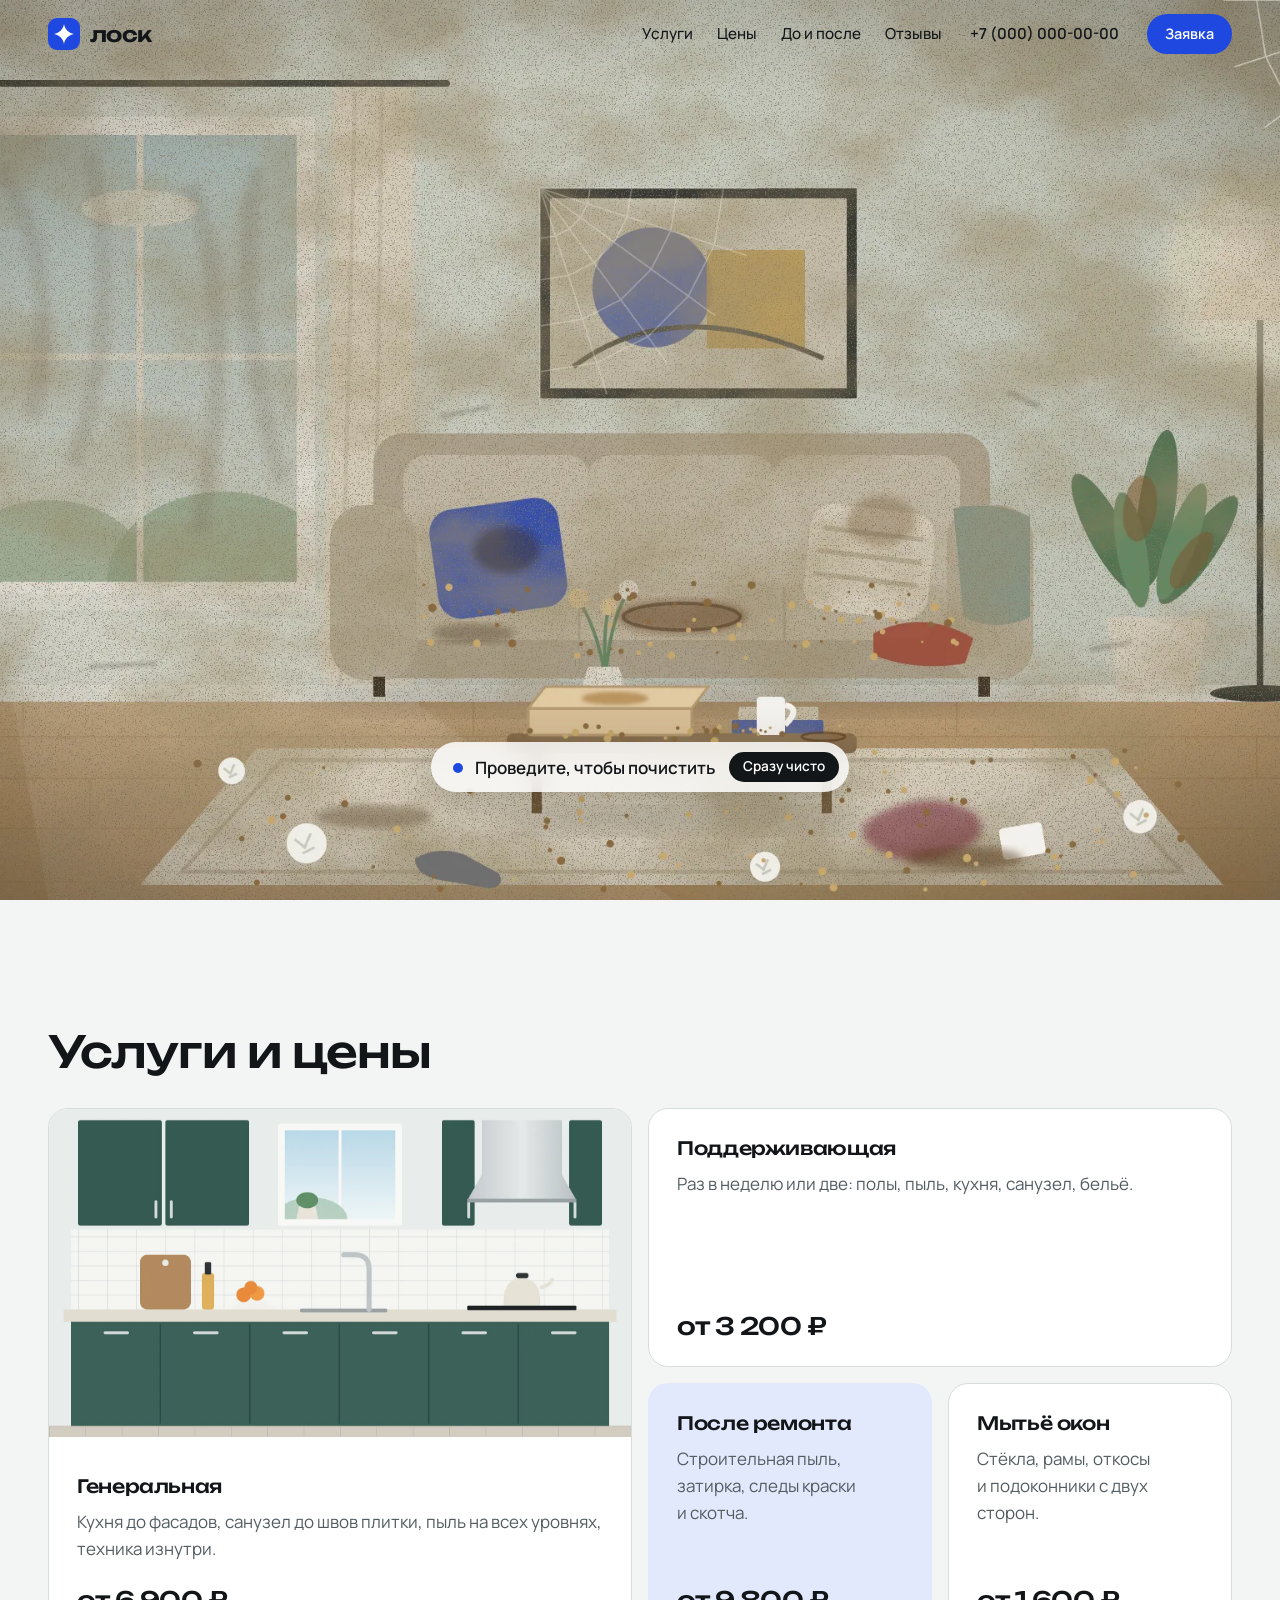
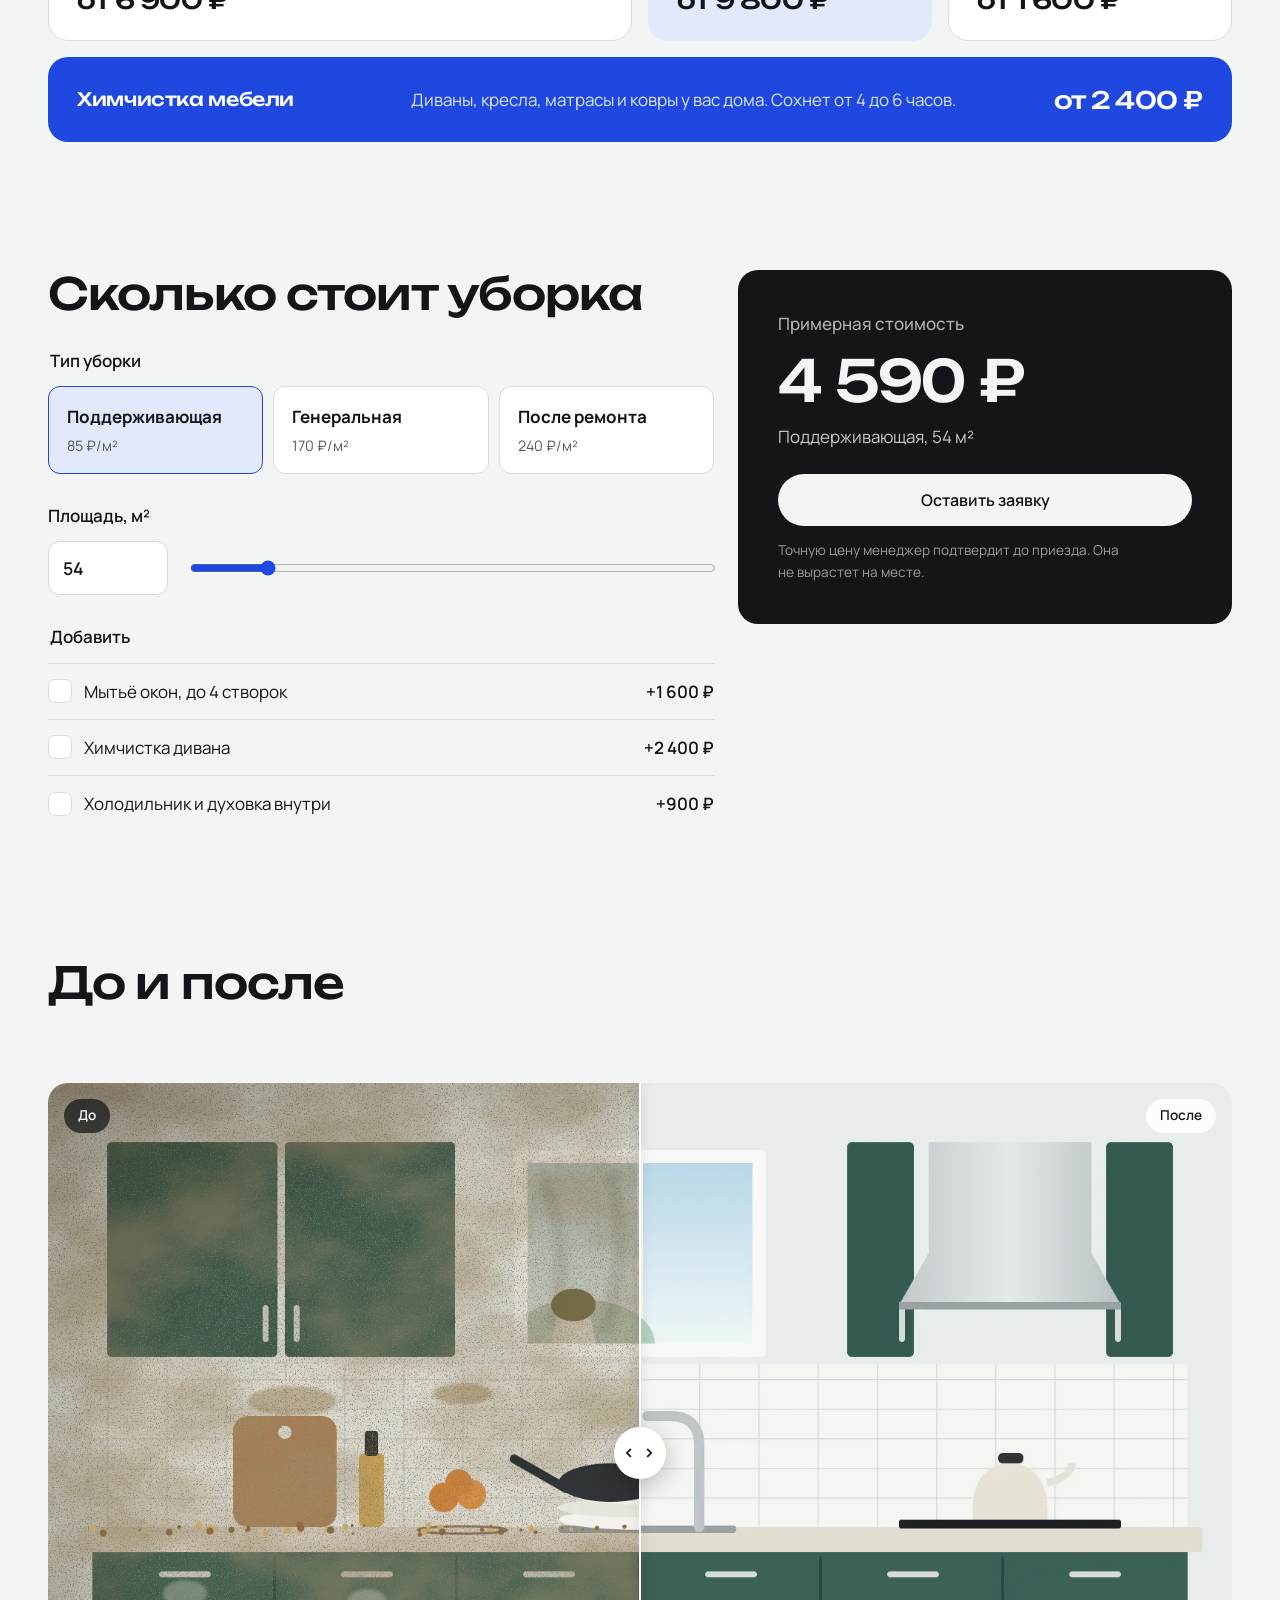
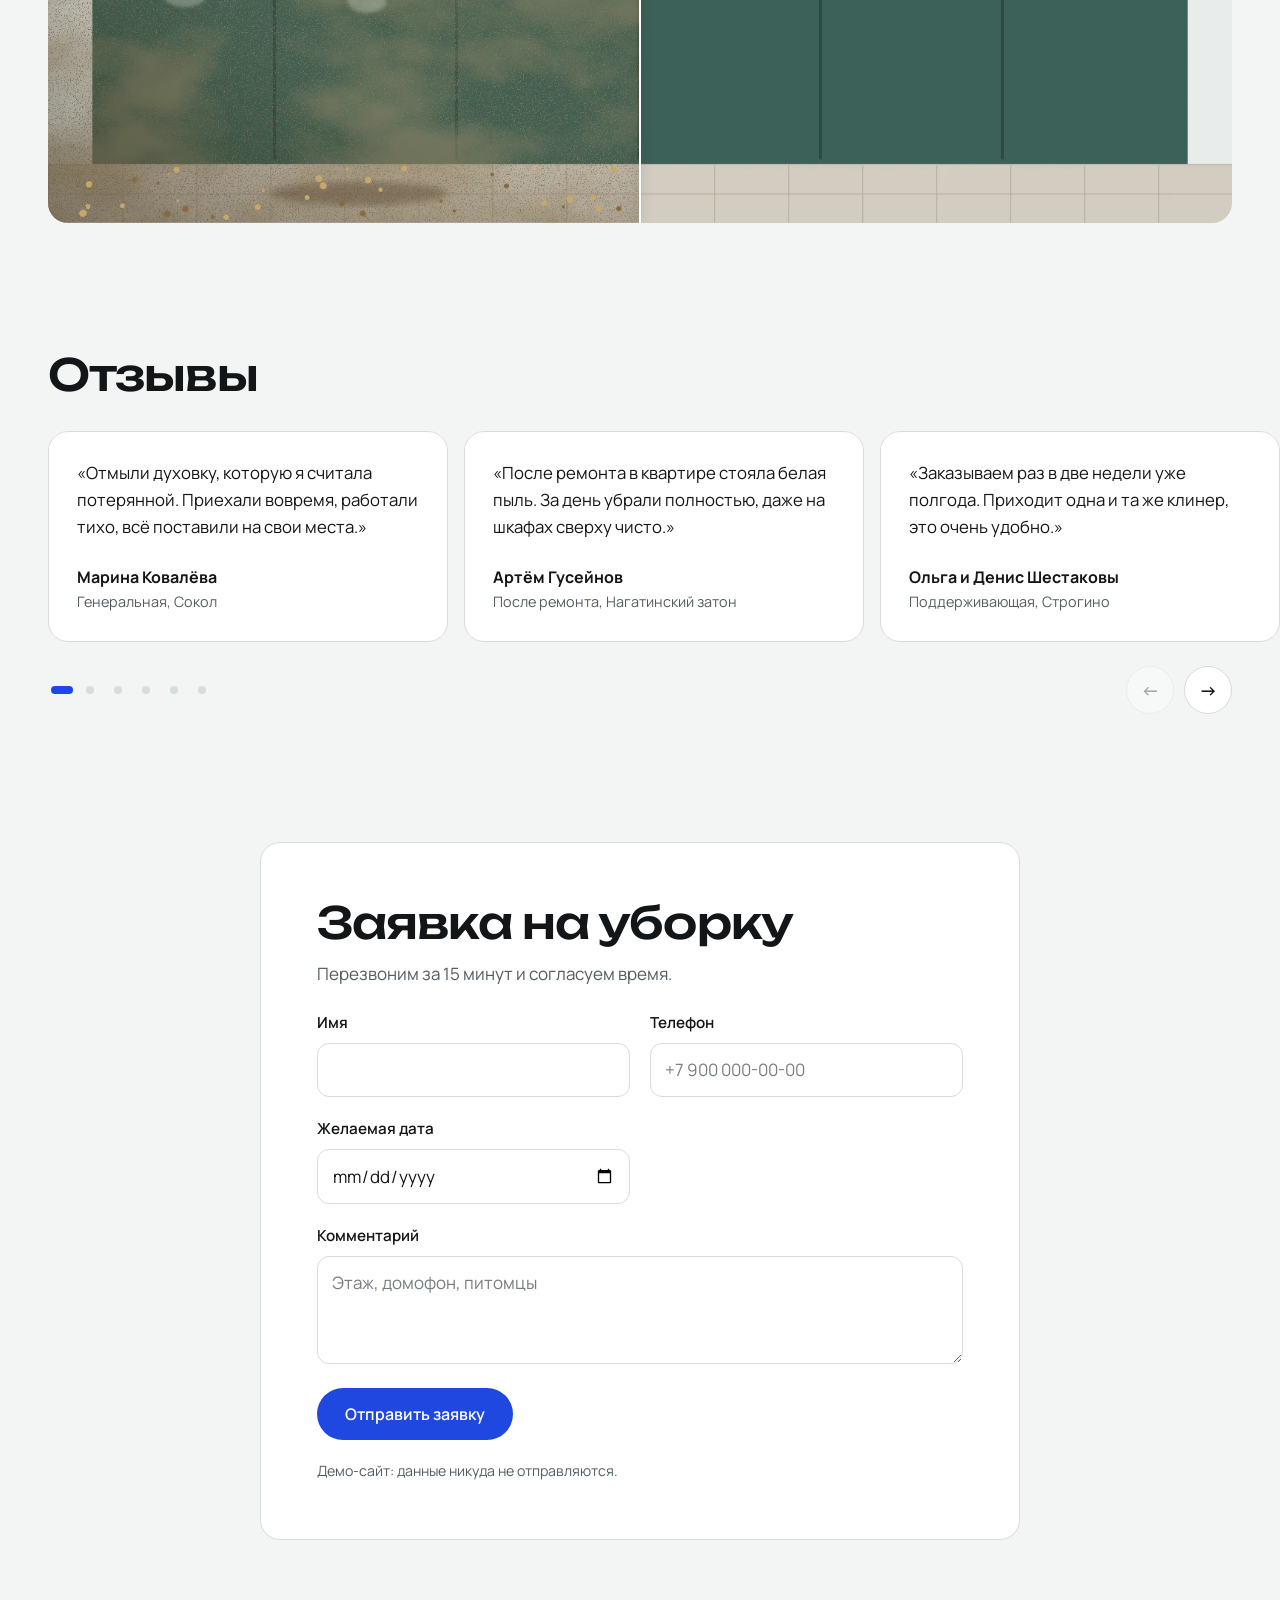
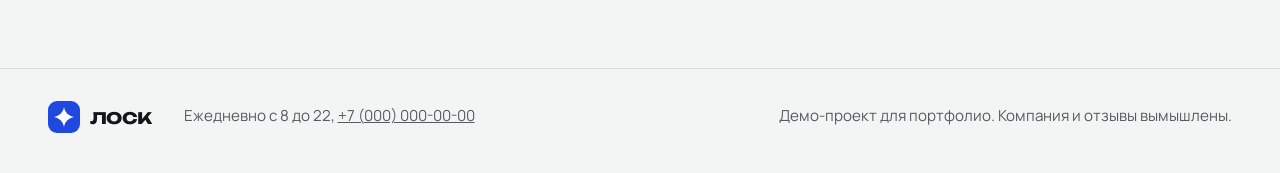
<file: portfolio/losk/index.html>
<!doctype html>
<html lang="ru">
<head>
  <meta charset="utf-8">
  <meta name="viewport" content="width=device-width, initial-scale=1">
  <title>Лоск: уборка квартир и домов</title>
  <meta name="description" content="Лоск: поддерживающая и генеральная уборка, уборка после ремонта, мытьё окон и химчистка мебели. Цена онлайн за минуту.">
  <meta name="theme-color" content="#f3f5f4">
  <link rel="icon" href="img/logo.svg" type="image/svg+xml">
  <link rel="preload" as="image" href="img/hero-dirty.webp">
  <link rel="preconnect" href="https://fonts.googleapis.com">
  <link rel="preconnect" href="https://fonts.gstatic.com" crossorigin>
  <link href="https://fonts.googleapis.com/css2?family=Manrope:wght@400;500;600;700&family=Unbounded:wght@500;600&display=swap" rel="stylesheet">
  <link rel="stylesheet" href="styles.css">
  <script>document.documentElement.classList.add("js")</script>
  <script type="module" src="app.js"></script>
</head>
<body>
  <header class="nav" data-nav>
    <a class="logo" href="#top" aria-label="Лоск, на главную">
      <svg viewBox="0 0 32 32" aria-hidden="true"><rect width="32" height="32" rx="9" fill="currentColor"/><path d="M16 6c.9 5.3 4.7 9.1 10 10-5.3.9-9.1 4.7-10 10-.9-5.3-4.7-9.1-10-10 5.3-.9 9.1-4.7 10-10Z" fill="var(--logo-star)"/></svg>
      <span>лоск</span>
    </a>
    <nav aria-label="Разделы">
      <a href="#services">Услуги</a>
      <a href="#calc">Цены</a>
      <a href="#compare">До и после</a>
      <a href="#reviews">Отзывы</a>
    </nav>
    <a class="nav__phone" href="tel:+70000000000">+7 (000) 000-00-00</a>
    <a class="btn btn--small" href="#order">Заявка</a>
  </header>

  <main id="top">
    <section class="hero" data-hero aria-label="Первый экран">
      <img class="hero__img" src="img/hero-clean.webp" alt="Чистая светлая гостиная с диваном" width="1920" height="1080" fetchpriority="high">
      <canvas class="hero__dirt" data-dirt="img/hero-dirty.webp" aria-hidden="true"></canvas>
      <div class="hero__brush" aria-hidden="true"></div>
      <div class="hero__hint" role="status">
        <span class="hero__hint-text"><span class="hint-mouse">Проведите, чтобы почистить</span><span class="hint-touch">Проведите пальцем вбок<small>или листайте вниз</small></span></span>
        <span class="hero__meter"><span data-meter>0</span>%</span>
        <button type="button" class="hero__skip" data-skip>Сразу чисто</button>
      </div>
      <div class="hero__content">
        <h1>Дом, в&nbsp;который приятно вернуться</h1>
        <p>Уборка квартир и&nbsp;домов в&nbsp;Москве. Свои средства, цена фиксируется до&nbsp;приезда, клинеры с&nbsp;проверкой.</p>
        <a class="btn" href="#calc">Рассчитать уборку</a>
      </div>
    </section>

    <section class="section services" id="services">
      <h2 class="reveal">Услуги и&nbsp;цены</h2>
      <div class="bento">
        <article class="tile tile--photo reveal">
          <img src="img/kitchen-clean.webp" alt="" loading="lazy" width="1600" height="1000">
          <div>
            <h3>Генеральная</h3>
            <p>Кухня до&nbsp;фасадов, санузел до&nbsp;швов плитки, пыль на&nbsp;всех уровнях, техника изнутри.</p>
            <strong>от 6 900 ₽</strong>
          </div>
        </article>
        <article class="tile reveal">
          <h3>Поддерживающая</h3>
          <p>Раз в&nbsp;неделю или две: полы, пыль, кухня, санузел, бельё.</p>
          <strong>от 3 200 ₽</strong>
        </article>
        <article class="tile tile--soft reveal">
          <h3>После ремонта</h3>
          <p>Строительная пыль, затирка, следы краски и&nbsp;скотча.</p>
          <strong>от 9 800 ₽</strong>
        </article>
        <article class="tile reveal">
          <h3>Мытьё окон</h3>
          <p>Стёкла, рамы, откосы и&nbsp;подоконники с&nbsp;двух сторон.</p>
          <strong>от 1 600 ₽</strong>
        </article>
        <article class="tile tile--accent reveal">
          <h3>Химчистка мебели</h3>
          <p>Диваны, кресла, матрасы и&nbsp;ковры у&nbsp;вас дома. Сохнет от&nbsp;4 до&nbsp;6 часов.</p>
          <strong>от 2 400 ₽</strong>
        </article>
      </div>
    </section>

    <section class="section calc" id="calc">
      <form class="calc__form reveal" data-calc>
        <h2>Сколько стоит уборка</h2>
        <fieldset>
          <legend>Тип уборки</legend>
          <div class="seg">
            <label><input type="radio" name="type" value="regular" checked><span><b>Поддерживающая</b><small>85 ₽/м²</small></span></label>
            <label><input type="radio" name="type" value="deep"><span><b>Генеральная</b><small>170 ₽/м²</small></span></label>
            <label><input type="radio" name="type" value="renovation"><span><b>После ремонта</b><small>240 ₽/м²</small></span></label>
          </div>
        </fieldset>
        <div class="area">
          <label for="area">Площадь, м²</label>
          <input id="area" name="area" type="number" min="15" max="300" value="54" inputmode="numeric">
          <input type="range" name="areaRange" min="15" max="300" value="54" aria-label="Площадь, ползунок">
        </div>
        <fieldset>
          <legend>Добавить</legend>
          <label class="check"><input type="checkbox" name="extra" value="windows"><span>Мытьё окон, до&nbsp;4 створок</span><em>+1 600 ₽</em></label>
          <label class="check"><input type="checkbox" name="extra" value="sofa"><span>Химчистка дивана</span><em>+2 400 ₽</em></label>
          <label class="check"><input type="checkbox" name="extra" value="fridge"><span>Холодильник и&nbsp;духовка внутри</span><em>+900 ₽</em></label>
        </fieldset>
      </form>
      <aside class="calc__total reveal" aria-live="polite">
        <span>Примерная стоимость</span>
        <output data-total>4 590 ₽</output>
        <p data-summary>Поддерживающая, 54 м²</p>
        <a class="btn btn--light" href="#order" data-to-order>Оставить заявку</a>
        <small>Точную цену менеджер подтвердит до&nbsp;приезда. Она не&nbsp;вырастет на&nbsp;месте.</small>
      </aside>
    </section>

    <section class="section compare" id="compare">
      <h2 class="reveal">До и&nbsp;после</h2>
      <p class="lead reveal">Кухня после трёх месяцев без уборки. Генеральная, 4&nbsp;часа, два клинера.</p>
      <div class="ba reveal" data-ba style="--pos: 50%">
        <img src="img/kitchen-clean.webp" alt="Кухня после уборки" loading="lazy" width="1600" height="1000">
        <img class="ba__before" src="img/kitchen-dirty.webp" alt="Та же кухня до уборки" loading="lazy" width="1600" height="1000">
        <span class="ba__tag">До</span><span class="ba__tag ba__tag--after">После</span>
        <span class="ba__handle" aria-hidden="true"></span>
        <input type="range" min="0" max="100" value="50" aria-label="Сравнить кухню до и после уборки">
      </div>
    </section>

    <section class="section reviews" id="reviews">
      <h2 class="reveal">Отзывы</h2>
      <div class="reviews__track reveal" data-track tabindex="0" aria-label="Отзывы, листаются вбок">
        <figure class="review"><blockquote>«Отмыли духовку, которую я считала потерянной. Приехали вовремя, работали тихо, всё поставили на свои места.»</blockquote><figcaption><b>Марина Ковалёва</b>Генеральная, Сокол</figcaption></figure>
        <figure class="review"><blockquote>«После ремонта в квартире стояла белая пыль. За день убрали полностью, даже на шкафах сверху чисто.»</blockquote><figcaption><b>Артём Гусейнов</b>После ремонта, Нагатинский затон</figcaption></figure>
        <figure class="review"><blockquote>«Заказываем раз в две недели уже полгода. Приходит одна и та же клинер, это очень удобно.»</blockquote><figcaption><b>Ольга и Денис Шестаковы</b>Поддерживающая, Строгино</figcaption></figure>
        <figure class="review"><blockquote>«Диван после кота выглядел печально. Пятна ушли, запаха нет, высох к вечеру.»</blockquote><figcaption><b>Ксения Баранова</b>Химчистка мебели, Бутово</figcaption></figure>
        <figure class="review"><blockquote>«Мыли окна в комнатах и на лоджии. Без разводов, подоконники и откосы тоже протёрли.»</blockquote><figcaption><b>Тимур Ахмедов</b>Мытьё окон, Митино</figcaption></figure>
        <figure class="review"><blockquote>«Заказала генеральную перед приездом родителей. Цену назвали заранее, на месте ничего не добавили.»</blockquote><figcaption><b>Вера Лапшина</b>Генеральная, Перово</figcaption></figure>
      </div>
      <div class="reviews__nav">
        <div class="reviews__dots" data-dots></div>
        <div class="reviews__arrows">
          <button type="button" class="arrow" data-dir="-1" aria-label="Предыдущий отзыв">←</button>
          <button type="button" class="arrow" data-dir="1" aria-label="Следующий отзыв">→</button>
        </div>
      </div>
    </section>

    <section class="section order" id="order">
      <div class="order__card reveal">
        <form data-order novalidate>
          <h2>Заявка на уборку</h2>
          <p class="lead">Перезвоним за&nbsp;15 минут и&nbsp;согласуем время.</p>
          <p class="order__picked" data-picked hidden></p>
          <div class="field">
            <label for="f-name">Имя</label>
            <input id="f-name" name="name" autocomplete="given-name" required>
            <span class="field__err">Как к&nbsp;вам обращаться?</span>
          </div>
          <div class="field">
            <label for="f-phone">Телефон</label>
            <input id="f-phone" name="phone" type="tel" autocomplete="tel" placeholder="+7 900 000-00-00" pattern="[\d\s()+\-]{10,}" required>
            <span class="field__err">Нужен номер, чтобы перезвонить</span>
          </div>
          <div class="field">
            <label for="f-date">Желаемая дата</label>
            <input id="f-date" name="date" type="date">
          </div>
          <div class="field field--wide">
            <label for="f-note">Комментарий</label>
            <textarea id="f-note" name="note" rows="3" placeholder="Этаж, домофон, питомцы"></textarea>
          </div>
          <button class="btn" type="submit">Отправить заявку</button>
          <small class="order__legal">Демо-сайт: данные никуда не&nbsp;отправляются.</small>
        </form>
        <div class="order__done" data-done hidden tabindex="-1">
          <svg viewBox="0 0 48 48" aria-hidden="true"><circle cx="24" cy="24" r="22" fill="none" stroke="currentColor" stroke-width="3"/><path d="m14 25 7 7 13-15" fill="none" stroke="currentColor" stroke-width="3.5" stroke-linecap="round" stroke-linejoin="round"/></svg>
          <h2>Заявка отправлена</h2>
          <p class="lead">Перезвоним в&nbsp;течение 15 минут. Это демо, так что звонка не&nbsp;будет.</p>
        </div>
      </div>
    </section>
  </main>

  <footer class="footer">
    <a class="logo" href="#top" aria-label="Лоск, наверх">
      <svg viewBox="0 0 32 32" aria-hidden="true"><rect width="32" height="32" rx="9" fill="currentColor"/><path d="M16 6c.9 5.3 4.7 9.1 10 10-5.3.9-9.1 4.7-10 10-.9-5.3-4.7-9.1-10-10 5.3-.9 9.1-4.7 10-10Z" fill="var(--logo-star)"/></svg>
      <span>лоск</span>
    </a>
    <p>Ежедневно с&nbsp;8 до&nbsp;22, <a href="tel:+70000000000">+7 (000) 000-00-00</a></p>
    <p class="footer__note">Демо-проект для портфолио. Компания и&nbsp;отзывы вымышлены.</p>
  </footer>
</body>
</html>
</file>
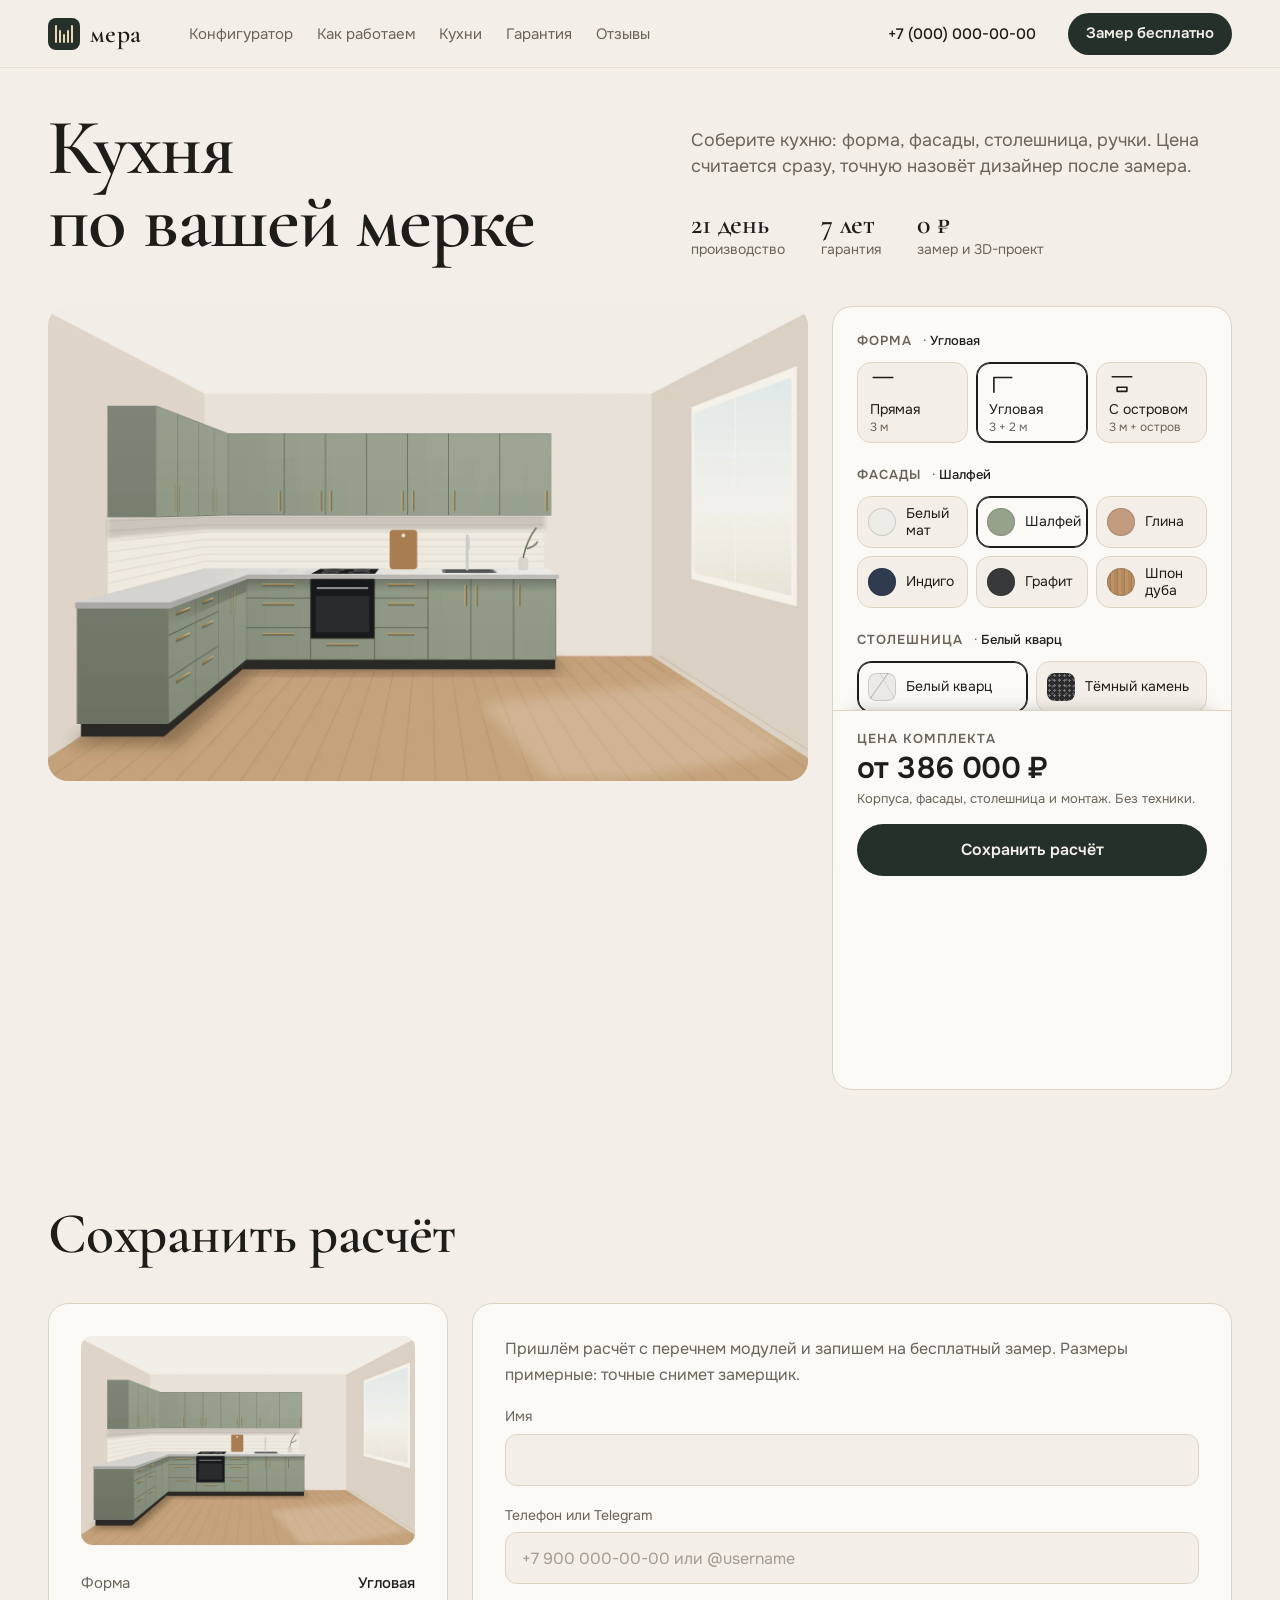
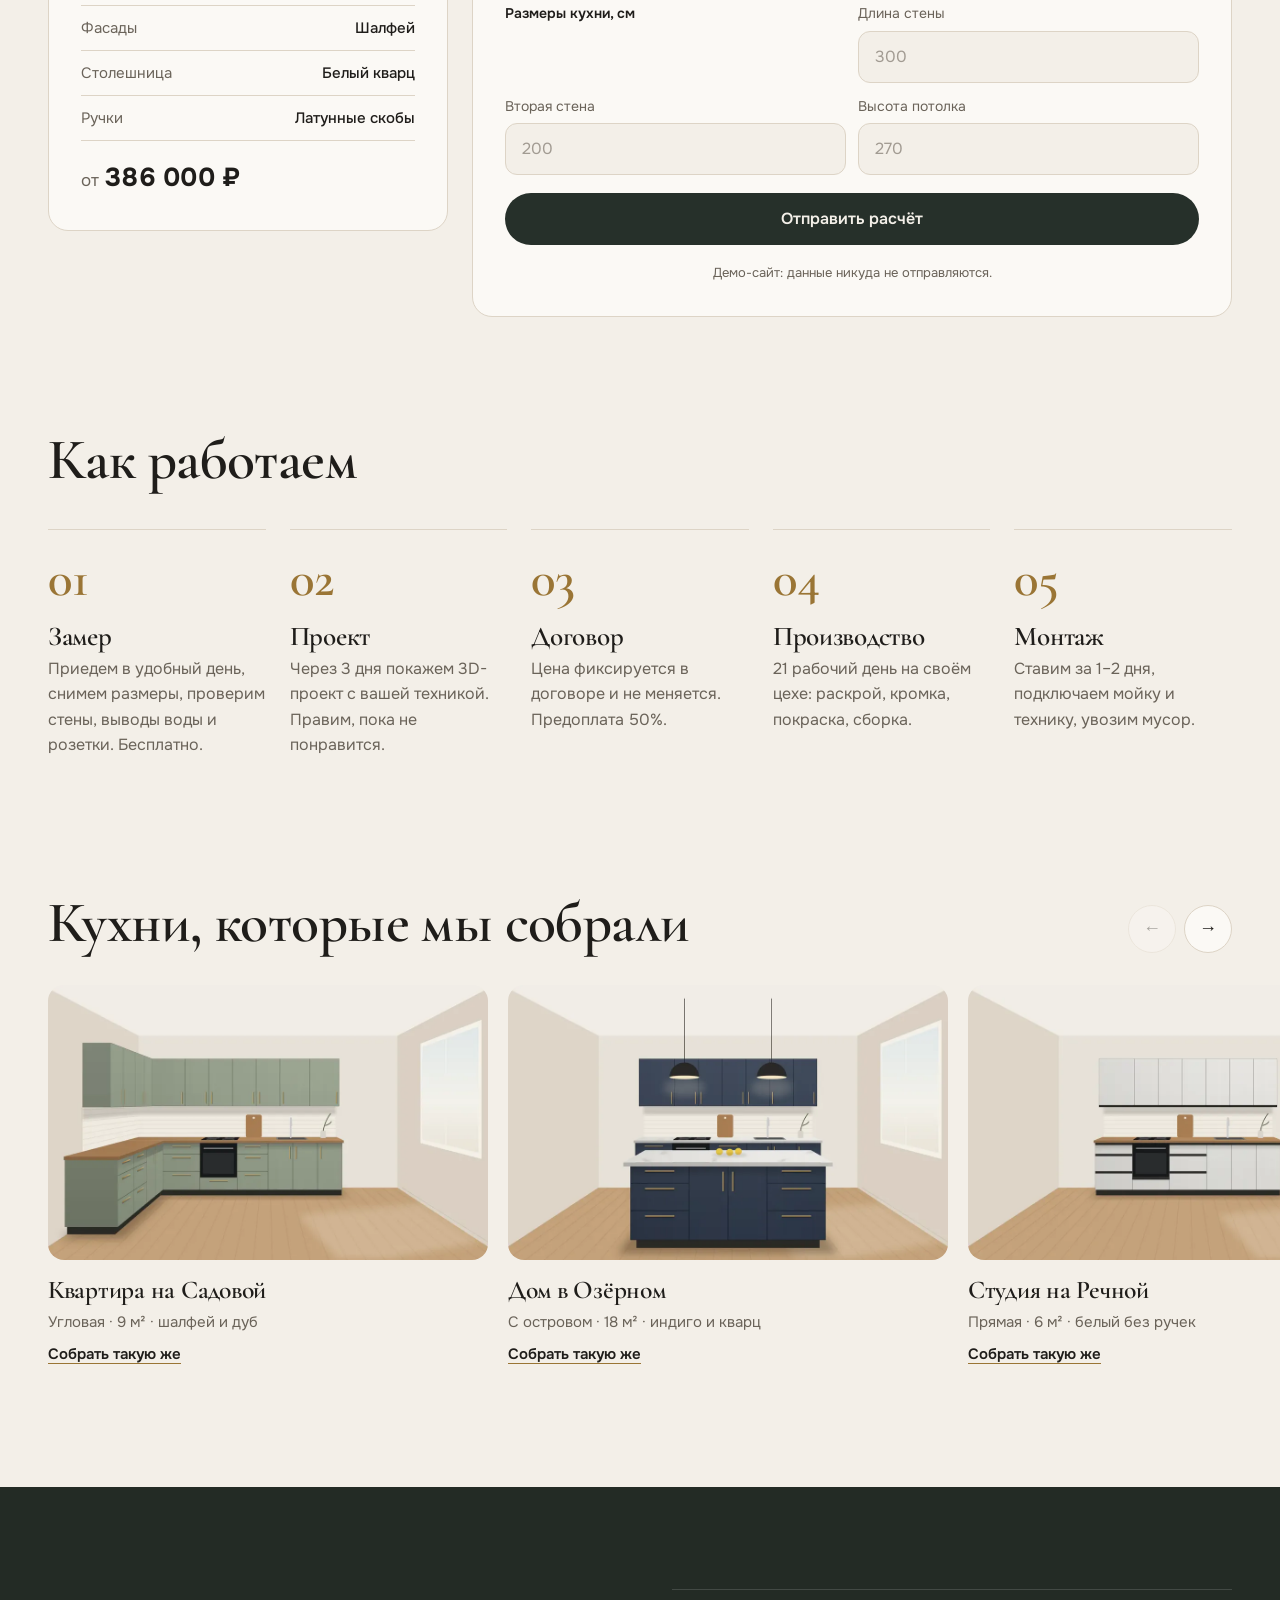
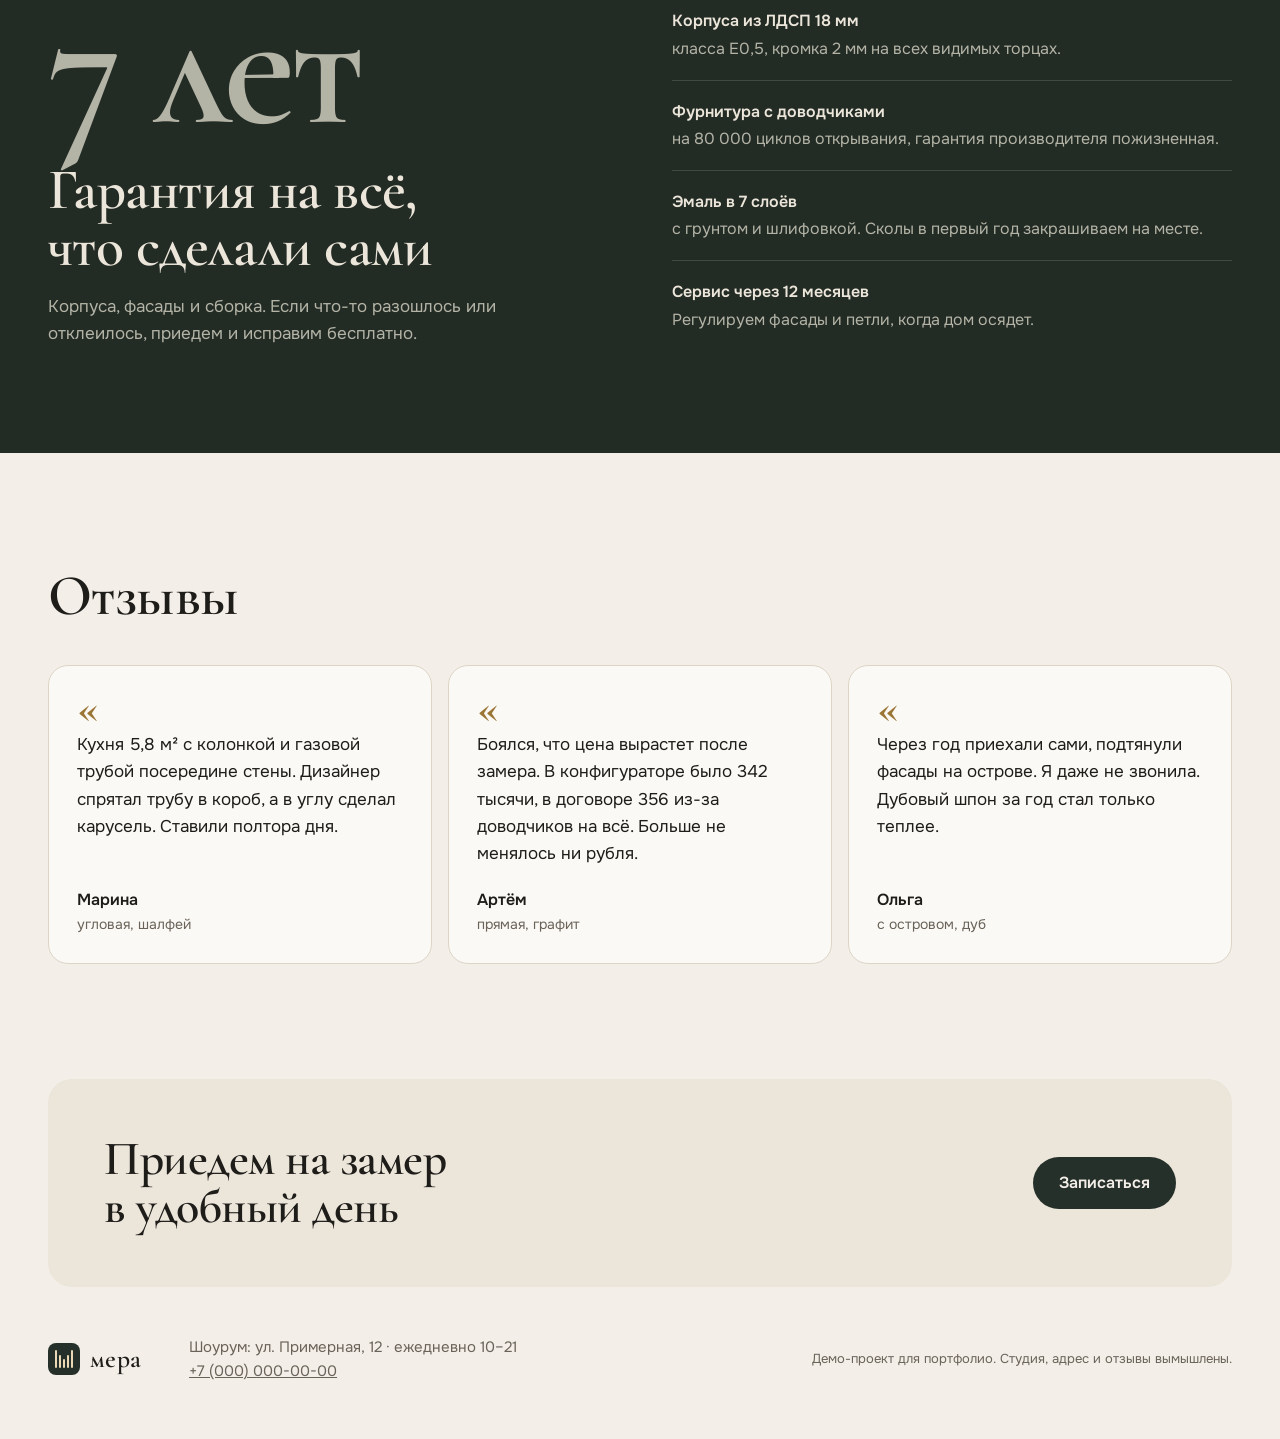
<file: portfolio/mera/index.html>
<!doctype html>
<html lang="ru">
<head>
  <meta charset="utf-8">
  <meta name="viewport" content="width=device-width, initial-scale=1">
  <title>Мера: кухни на заказ по вашим размерам</title>
  <meta name="description" content="Мера: кухни на заказ с собственного производства. Соберите кухню в конфигураторе и узнайте цену за минуту. Бесплатный замер, 3D-проект, гарантия 7 лет.">
  <meta name="theme-color" content="#f3efe8">
  <link rel="icon" href="img/logo.svg" type="image/svg+xml">
  <link rel="preconnect" href="https://fonts.googleapis.com">
  <link rel="preconnect" href="https://fonts.gstatic.com" crossorigin>
  <link href="https://fonts.googleapis.com/css2?family=Cormorant+Garamond:wght@500;600&family=Onest:wght@400;500;600&display=swap" rel="stylesheet">
  <link rel="stylesheet" href="styles.css">
  <script>document.documentElement.classList.add("js")</script>
  <script type="module" src="app.js"></script>
</head>
<body>
  <header class="nav">
    <a class="logo" href="#top" aria-label="Мера, на главную">
      <svg viewBox="0 0 32 32" aria-hidden="true"><rect width="32" height="32" rx="8" fill="currentColor"/><path d="M8 24V8M12 24V13M16 24V17M20 24V13M24 24V8" stroke="var(--logo-tick)" stroke-width="2" stroke-linecap="round"/></svg>
      <span>мера</span>
    </a>
    <nav aria-label="Разделы">
      <a href="#config">Конфигуратор</a>
      <a href="#steps">Как работаем</a>
      <a href="#works">Кухни</a>
      <a href="#warranty">Гарантия</a>
      <a href="#reviews">Отзывы</a>
    </nav>
    <a class="nav__phone" href="tel:+70000000000">+7 (000) 000-00-00</a>
    <a class="btn btn--small" href="#save">Замер бесплатно</a>
  </header>

  <main id="top">
    <section class="hero wrap">
      <h1>Кухня<br> по&nbsp;вашей мерке</h1>
      <p class="hero__lead">Соберите кухню: форма, фасады, столешница, ручки. Цена считается сразу, точную назовёт дизайнер после замера.</p>
      <ul class="facts">
        <li><b>21 день</b> производство</li>
        <li><b>7 лет</b> гарантия</li>
        <li><b>0 ₽</b> замер и 3D-проект</li>
      </ul>
    </section>

    <section class="config wrap" id="config" aria-label="Конфигуратор кухни">
      <div class="stage" data-stage role="img" aria-live="polite" aria-label="Угловая кухня"></div>

      <form class="panel" data-config>
        <fieldset class="opt opt--shape">
          <legend>Форма <span data-picked="shape"></span></legend>
          <div class="chips" data-group="shape"></div>
        </fieldset>
        <fieldset class="opt">
          <legend>Фасады <span data-picked="front"></span></legend>
          <div class="chips" data-group="front"></div>
        </fieldset>
        <fieldset class="opt">
          <legend>Столешница <span data-picked="top"></span></legend>
          <div class="chips" data-group="top"></div>
        </fieldset>
        <fieldset class="opt">
          <legend>Ручки <span data-picked="handle"></span></legend>
          <div class="chips" data-group="handle"></div>
        </fieldset>

        <div class="total">
          <div>
            <span class="total__label">Цена комплекта</span>
            <span class="total__sum">от <span data-price aria-hidden="true">0 ₽</span></span>
            <span class="sr-only" aria-live="polite" data-price-sr></span>
            <small>Корпуса, фасады, столешница и монтаж. Без техники.</small>
          </div>
          <a class="btn" href="#save" data-save>Сохранить расчёт</a>
        </div>
      </form>
    </section>

    <section class="save wrap" id="save" aria-labelledby="save-h">
      <h2 id="save-h">Сохранить расчёт</h2>
      <div class="save__grid">
        <aside class="summary">
          <div class="summary__img" data-thumb aria-hidden="true"></div>
          <dl data-summary></dl>
          <p class="summary__sum">от <b data-price-copy></b></p>
        </aside>

        <form class="order" data-order novalidate>
          <p class="order__lead">Пришлём расчёт с перечнем модулей и запишем на бесплатный замер. Размеры примерные: точные снимет замерщик.</p>
          <div class="field">
            <label for="name">Имя</label>
            <input id="name" name="name" autocomplete="name" required maxlength="60">
            <small class="field__err" id="name-err"></small>
          </div>
          <div class="field">
            <label for="contact">Телефон или Telegram</label>
            <input id="contact" name="contact" autocomplete="tel" required maxlength="40" placeholder="+7 900 000-00-00 или @username">
            <small class="field__err" id="contact-err"></small>
          </div>
          <fieldset class="dims">
            <legend>Размеры кухни, см</legend>
            <div class="field">
              <label for="len">Длина стены</label>
              <input id="len" name="len" type="number" inputmode="numeric" min="150" max="900" step="1" required placeholder="300">
              <small class="field__err" id="len-err"></small>
            </div>
            <div class="field" data-dim="corner">
              <label for="len2">Вторая стена</label>
              <input id="len2" name="len2" type="number" inputmode="numeric" min="100" max="700" step="1" placeholder="200">
              <small class="field__err" id="len2-err"></small>
            </div>
            <div class="field" data-dim="island">
              <label for="island">Длина острова</label>
              <input id="island" name="island" type="number" inputmode="numeric" min="90" max="400" step="1" placeholder="200">
              <small class="field__err" id="island-err"></small>
            </div>
            <div class="field">
              <label for="height">Высота потолка</label>
              <input id="height" name="height" type="number" inputmode="numeric" min="220" max="400" step="1" placeholder="270">
              <small class="field__err" id="height-err"></small>
            </div>
          </fieldset>
          <button class="btn btn--wide" type="submit">Отправить расчёт</button>
          <p class="order__note">Демо-сайт: данные никуда не отправляются.</p>
        </form>

        <div class="sent" data-sent hidden tabindex="-1">
          <svg viewBox="0 0 48 48" aria-hidden="true"><circle cx="24" cy="24" r="23" fill="none" stroke="currentColor" stroke-width="2"/><path d="m15 25 6 6 12-14" fill="none" stroke="currentColor" stroke-width="2.5" stroke-linecap="round" stroke-linejoin="round"/></svg>
          <h3>Расчёт отправлен</h3>
          <p data-sent-text></p>
          <button class="btn btn--ghost" type="button" data-again>Изменить расчёт</button>
        </div>
      </div>
    </section>

    <section class="steps wrap" id="steps" aria-labelledby="steps-h">
      <h2 id="steps-h">Как работаем</h2>
      <ol>
        <li><span class="steps__n">01</span><h3>Замер</h3><p>Приедем в удобный день, снимем размеры, проверим стены, выводы воды и розетки. Бесплатно.</p></li>
        <li><span class="steps__n">02</span><h3>Проект</h3><p>Через 3 дня покажем 3D-проект с вашей техникой. Правим, пока не понравится.</p></li>
        <li><span class="steps__n">03</span><h3>Договор</h3><p>Цена фиксируется в договоре и не меняется. Предоплата 50%.</p></li>
        <li><span class="steps__n">04</span><h3>Производство</h3><p>21 рабочий день на своём цехе: раскрой, кромка, покраска, сборка.</p></li>
        <li><span class="steps__n">05</span><h3>Монтаж</h3><p>Ставим за 1–2 дня, подключаем мойку и технику, увозим мусор.</p></li>
      </ol>
    </section>

    <section class="works" id="works" aria-labelledby="works-h">
      <div class="wrap works__head">
        <h2 id="works-h">Кухни, которые мы собрали</h2>
        <div class="works__nav">
          <button class="round" type="button" data-scroll="-1" aria-label="Назад">←</button>
          <button class="round" type="button" data-scroll="1" aria-label="Вперёд">→</button>
        </div>
      </div>
      <ul class="ribbon" data-ribbon tabindex="0" aria-label="Лента работ, листается вбок">
        <li class="work"><img src="img/work/1.webp" alt="Угловая кухня: фасады шалфей, столешница дуб, латунные ручки" width="960" height="600" loading="lazy">
          <h3>Квартира на Садовой</h3><p>Угловая · 9 м² · шалфей и дуб</p><button class="link" type="button" data-copy="corner sage oak brass">Собрать такую же</button></li>
        <li class="work"><img src="img/work/2.webp" alt="Кухня с островом: фасады индиго, белый кварц, латунь" width="960" height="600" loading="lazy">
          <h3>Дом в Озёрном</h3><p>С островом · 18 м² · индиго и кварц</p><button class="link" type="button" data-copy="island ink quartz brass">Собрать такую же</button></li>
        <li class="work"><img src="img/work/3.webp" alt="Прямая белая кухня без ручек, столешница дуб" width="960" height="600" loading="lazy">
          <h3>Студия на Речной</h3><p>Прямая · 6 м² · белый без ручек</p><button class="link" type="button" data-copy="straight white oak profile">Собрать такую же</button></li>
        <li class="work"><img src="img/work/4.webp" alt="Угловая графитовая кухня без ручек, микроцемент" width="960" height="600" loading="lazy">
          <h3>Лофт на Заводской</h3><p>Угловая · 11 м² · графит и цемент</p><button class="link" type="button" data-copy="corner black cement profile">Собрать такую же</button></li>
        <li class="work"><img src="img/work/5.webp" alt="Кухня с островом в шпоне дуба, тёмный камень, чёрные кнобы" width="960" height="600" loading="lazy">
          <h3>Таунхаус в Липках</h3><p>С островом · 16 м² · дуб и камень</p><button class="link" type="button" data-copy="island oak stone knob">Собрать такую же</button></li>
        <li class="work"><img src="img/work/6.webp" alt="Прямая кухня цвета глины, белый кварц, кнобы" width="960" height="600" loading="lazy">
          <h3>Квартира на Цветном</h3><p>Прямая · 7 м² · глина и кварц</p><button class="link" type="button" data-copy="straight clay quartz knob">Собрать такую же</button></li>
      </ul>
    </section>

    <section class="warranty" id="warranty" aria-labelledby="warranty-h">
      <div class="wrap warranty__grid">
        <div>
          <p class="warranty__big" aria-hidden="true">7 лет</p>
          <h2 id="warranty-h">Гарантия на всё, что сделали сами</h2>
          <p>Корпуса, фасады и сборка. Если что-то разошлось или отклеилось, приедем и исправим бесплатно.</p>
        </div>
        <ul>
          <li><b>Корпуса из ЛДСП 18 мм</b> класса E0,5, кромка 2 мм на всех видимых торцах.</li>
          <li><b>Фурнитура с доводчиками</b> на 80 000 циклов открывания, гарантия производителя пожизненная.</li>
          <li><b>Эмаль в 7 слоёв</b> с грунтом и шлифовкой. Сколы в первый год закрашиваем на месте.</li>
          <li><b>Сервис через 12 месяцев</b>Регулируем фасады и петли, когда дом осядет.</li>
        </ul>
      </div>
    </section>

    <section class="reviews wrap" id="reviews" aria-labelledby="reviews-h">
      <h2 id="reviews-h">Отзывы</h2>
      <div class="reviews__grid">
        <figure><blockquote>Кухня 5,8 м² с колонкой и газовой трубой посередине стены. Дизайнер спрятал трубу в короб, а в углу сделал карусель. Ставили полтора дня.</blockquote>
          <figcaption><b>Марина</b> угловая, шалфей</figcaption></figure>
        <figure><blockquote>Боялся, что цена вырастет после замера. В конфигураторе было 342 тысячи, в договоре 356 из-за доводчиков на всё. Больше не менялось ни рубля.</blockquote>
          <figcaption><b>Артём</b> прямая, графит</figcaption></figure>
        <figure><blockquote>Через год приехали сами, подтянули фасады на острове. Я даже не звонила. Дубовый шпон за год стал только теплее.</blockquote>
          <figcaption><b>Ольга</b> с островом, дуб</figcaption></figure>
      </div>
    </section>

    <section class="cta wrap" aria-label="Запись на замер">
      <h2>Приедем на замер в удобный день</h2>
      <a class="btn" href="#save">Записаться</a>
    </section>
  </main>

  <footer class="foot wrap">
    <a class="logo" href="#top" aria-label="Мера, наверх">
      <svg viewBox="0 0 32 32" aria-hidden="true"><rect width="32" height="32" rx="8" fill="currentColor"/><path d="M8 24V8M12 24V13M16 24V17M20 24V13M24 24V8" stroke="var(--logo-tick)" stroke-width="2" stroke-linecap="round"/></svg>
      <span>мера</span>
    </a>
    <p>Шоурум: ул. Примерная, 12 · ежедневно 10–21<br><a href="tel:+70000000000">+7 (000) 000-00-00</a></p>
    <p class="foot__demo">Демо-проект для портфолио. Студия, адрес и отзывы вымышлены.</p>
  </footer>
</body>
</html>
</file>
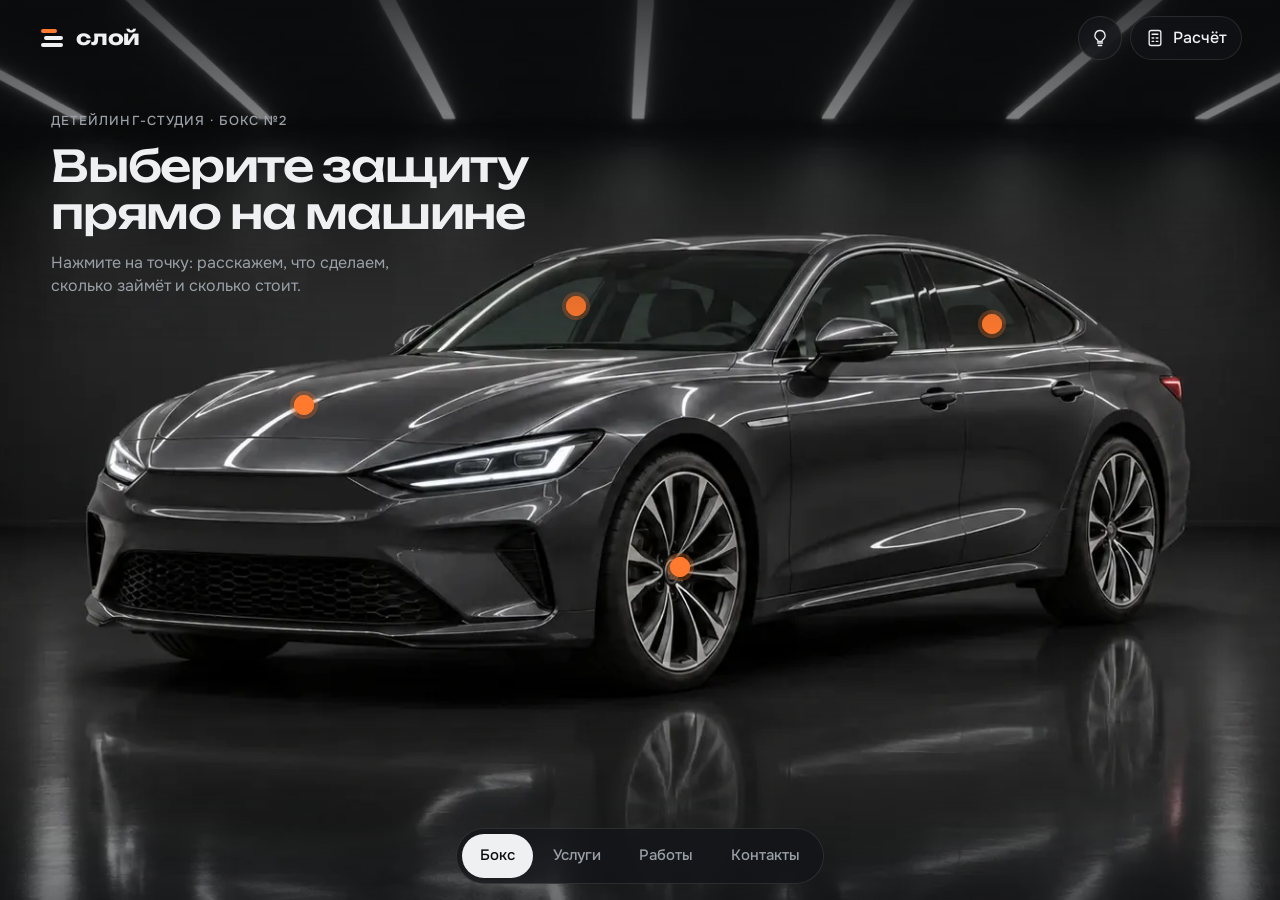
<file: portfolio/sloy/index.html>
<!doctype html>
<html lang="ru" data-light="off">
<head>
<meta charset="utf-8">
<meta name="viewport" content="width=device-width, initial-scale=1, viewport-fit=cover">
<title>Слой: детейлинг-студия</title>
<meta name="description" content="Виртуальный бокс детейлинг-студии «Слой»: выберите полировку, керамику, плёнку или химчистку прямо на машине и соберите расчёт.">
<meta name="theme-color" content="#0b0c0e">
<meta property="og:title" content="Слой: детейлинг-студия">
<meta property="og:description" content="Выберите защиту прямо на машине и соберите расчёт.">
<meta property="og:image" content="preview.jpg">
<link rel="icon" href="data:image/svg+xml,%3Csvg xmlns='http://www.w3.org/2000/svg' viewBox='0 0 28 28'%3E%3Crect width='28' height='28' rx='7' fill='%230b0c0e'/%3E%3Crect x='5' y='6' width='13' height='4' rx='2' fill='%23ff7a2f'/%3E%3Crect x='7' y='12' width='16' height='4' rx='2' fill='%23fff'/%3E%3Crect x='5' y='18' width='18' height='4' rx='2' fill='%23fff'/%3E%3C/svg%3E">
<link rel="preconnect" href="https://fonts.googleapis.com">
<link rel="preconnect" href="https://fonts.gstatic.com" crossorigin>
<link href="https://fonts.googleapis.com/css2?family=Unbounded:wght@500;700&family=Onest:wght@400;500;600&display=swap" rel="stylesheet">
<link rel="preload" as="image" href="img/box-dark.webp" media="(min-aspect-ratio: 1/1)">
<link rel="preload" as="image" href="img/box-dark-m.webp" media="(max-aspect-ratio: 1/1)">
<link rel="stylesheet" href="styles.css">
<script type="module" src="app.js"></script>
</head>
<body>

<header class="top">
  <a class="logo" href="#box" aria-label="Слой — детейлинг-студия, в бокс">
    <svg viewBox="0 0 28 28" aria-hidden="true"><rect x="3" y="5" width="16" height="4" rx="2"/><rect x="6" y="12" width="19" height="4" rx="2"/><rect x="3" y="19" width="22" height="4" rx="2"/></svg>
    <span>слой</span>
  </a>
  <div class="top-actions">
    <button class="light-toggle" type="button" aria-pressed="false" title="Свет в боксе">
      <svg viewBox="0 0 24 24" aria-hidden="true"><path d="M9 18h6M10 21h4M12 3a6 6 0 0 0-3.5 10.9c.6.5 1 1.2 1 2V16h5v-.1c0-.8.4-1.5 1-2A6 6 0 0 0 12 3z"/></svg>
      <span class="sr">Свет в боксе</span>
    </button>
    <button class="calc-btn" type="button" aria-label="Расчёт, позиций: 0" aria-haspopup="dialog">
      <svg viewBox="0 0 24 24" aria-hidden="true"><rect x="5" y="3" width="14" height="18" rx="2.5"/><path d="M8.5 7.5h7M8.5 12h2M13.5 12h2M8.5 16h2M13.5 16h2"/></svg>
      <span class="calc-label">Расчёт</span>
      <b class="calc-count" hidden>0</b>
    </button>
  </div>
</header>

<main>
  <!-- БОКС -->
  <section class="scene scene-box is-active" id="box" aria-labelledby="box-title">
    <div class="stage">
      <picture class="shot shot-dark">
        <source media="(max-aspect-ratio: 1/1)" srcset="img/box-dark-m.webp">
        <img src="img/box-dark.webp" alt="Графитовый лифтбек в тёмном боксе под линиями света" fetchpriority="high" draggable="false">
      </picture>
      <picture class="shot shot-light">
        <source media="(max-aspect-ratio: 1/1)" srcset="img/box-light-m.webp">
        <img src="img/box-light.webp" alt="" draggable="false">
      </picture>
      <div class="hotspots"></div>
    </div>
    <div class="scrim" aria-hidden="true"></div>

    <div class="box-intro">
      <p class="eyebrow">Детейлинг-студия · бокс №2</p>
      <h1 id="box-title">Выберите защиту<br>прямо на машине</h1>
      <p class="lead">Нажмите на точку: расскажем, что сделаем, сколько займёт и сколько стоит.</p>
    </div>

    <aside class="card" aria-labelledby="card-title" hidden>
      <button class="card-close" type="button" aria-label="Закрыть">×</button>
      <p class="card-zone"></p>
      <h2 id="card-title"></h2>
      <ul class="card-list"></ul>
    </aside>
  </section>

  <!-- УСЛУГИ -->
  <section class="scene scene-services scroll" id="services" aria-labelledby="services-title">
    <div class="wall">
      <div class="scene-head">
        <p class="eyebrow">Стенд с пакетами</p>
        <h2 id="services-title">Готовые наборы дешевле, чем по отдельности</h2>
      </div>
      <div class="boards"></div>
      <p class="aside-note">Нужно что-то одно? <a href="#box">Выберите на машине</a> — полировка, керамика, плёнка, химчистка, стёкла и диски.</p>
    </div>
  </section>

  <!-- РАБОТЫ -->
  <section class="scene scene-works" id="works" aria-labelledby="works-title">
    <div class="scene-head works-head">
      <div>
        <p class="eyebrow">Работы · до и после</p>
        <h2 id="works-title">Двигайте ползунок, листайте ленту</h2>
      </div>
      <div class="arrows">
        <button type="button" class="arrow" data-dir="-1" aria-label="Предыдущая работа">←</button>
        <button type="button" class="arrow" data-dir="1" aria-label="Следующая работа">→</button>
      </div>
    </div>
    <div class="track" tabindex="0" aria-label="Лента работ"></div>
  </section>

  <!-- КОНТАКТЫ -->
  <section class="scene scene-contacts" id="contacts" aria-labelledby="contacts-title">
    <img class="contacts-bg" src="img/contacts.webp" alt="" loading="lazy" draggable="false">
    <div class="contacts-card">
      <p class="eyebrow">Контакты</p>
      <h2 id="contacts-title">Приезжайте в бокс</h2>
      <dl class="facts">
        <div><dt>Адрес</dt><dd>Москва, Заводской проезд, 14, ворота с оранжевой полосой</dd></div>
        <div><dt>Часы</dt><dd>Ежедневно 9:00–21:00, машину можно оставить на ночь</dd></div>
        <div><dt>Телефон</dt><dd>+7 900 000-00-00</dd></div>
        <div><dt>Telegram</dt><dd>@sloy_box</dd></div>
      </dl>
      <p class="how">Осмотр и точная цена — 15 минут, бесплатно. Пока работаем, подождать можно в лаунже с кофе.</p>
      <button type="button" class="btn open-calc">Записаться</button>
      <p class="demo-note">Демо для портфолио: студия, адрес и контакты вымышлены.</p>
    </div>
  </section>
</main>

<nav class="pill" aria-label="Сцены">
  <a href="#box" aria-current="page">Бокс</a>
  <a href="#services">Услуги</a>
  <a href="#works">Работы</a>
  <a href="#contacts">Контакты</a>
</nav>

<!-- РАСЧЁТ -->
<dialog class="drawer" aria-labelledby="drawer-title">
  <div class="drawer-in">
    <header class="drawer-head">
      <h2 id="drawer-title">Расчёт</h2>
      <button type="button" class="card-close drawer-close" aria-label="Закрыть">×</button>
    </header>
    <div class="drawer-body">
      <div class="empty">
        <p>Пока пусто. Выберите услуги на машине или готовый пакет на стенде.</p>
        <div class="empty-links"><a class="chip" href="#box">В бокс</a><a class="chip" href="#services">К стенду</a></div>
      </div>
      <ul class="lines"></ul>
      <p class="sum" hidden><span>Итого</span><b class="sum-value"></b></p>
      <p class="sum-note" hidden>Точную цену назовём после осмотра: 15 минут, бесплатно.</p>

      <form class="order" novalidate>
        <h3>Заявка</h3>
        <label>Имя<input name="name" autocomplete="given-name" required placeholder="Как к вам обращаться"></label>
        <label>Телефон или Telegram<input name="contact" required placeholder="+7 900 000-00-00 или @username" autocomplete="tel"></label>
        <label>Автомобиль<input name="car" placeholder="Например, Kia K5, 2021"></label>
        <label>Удобная дата<input name="date" type="date"></label>
        <p class="form-error" role="alert"></p>
        <button class="btn" type="submit">Отправить заявку</button>
      </form>

      <div class="done" hidden tabindex="-1">
        <div class="done-mark" aria-hidden="true">✓</div>
        <h3>Заявка отправлена</h3>
        <p class="done-text"></p>
        <p class="demo-note">Это демо: заявка никуда не ушла.</p>
        <button type="button" class="btn btn-ghost reset">Новый расчёт</button>
      </div>
    </div>
  </div>
</dialog>

</body>
</html>
</file>
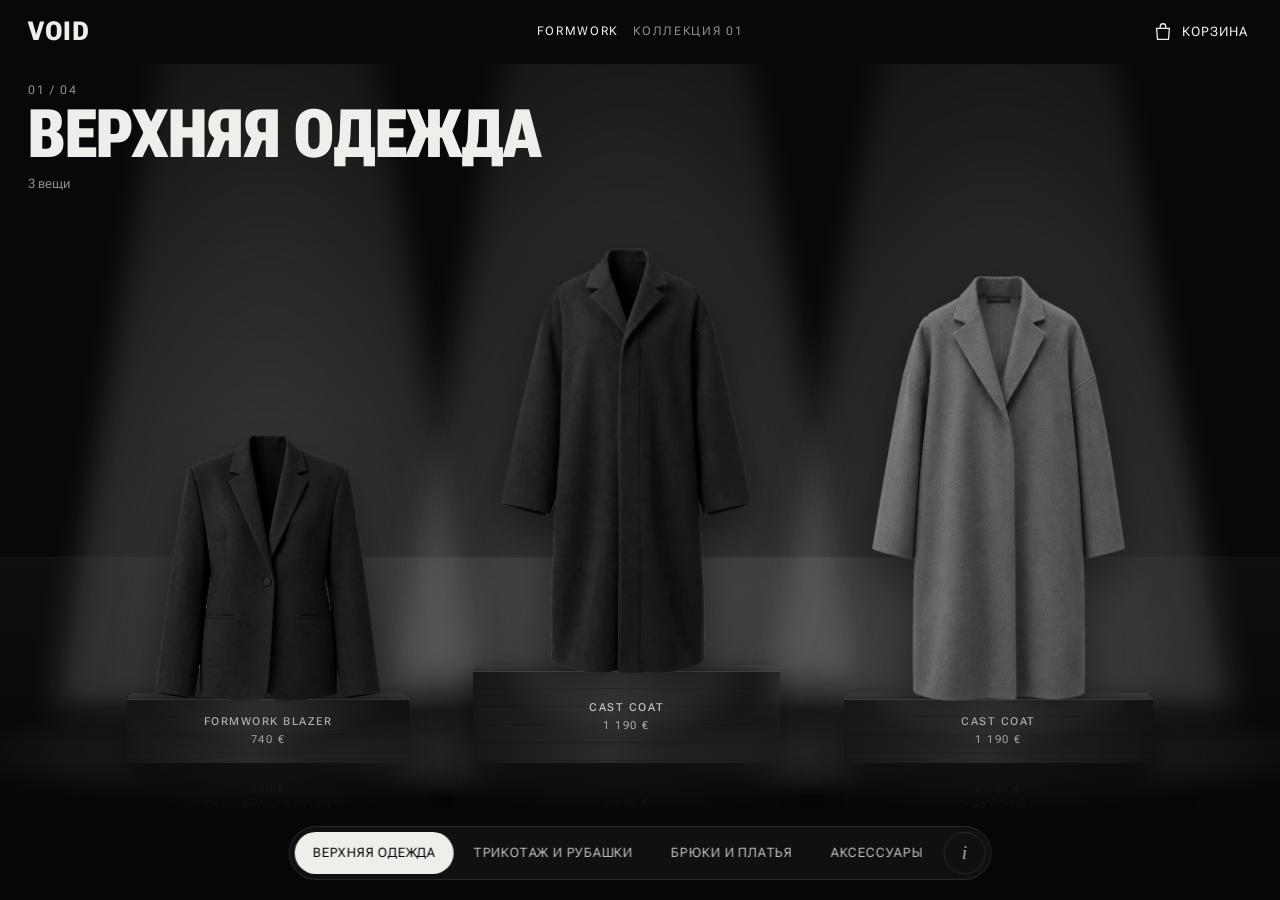
<file: portfolio/void/index.html>
<!doctype html>
<html lang="ru">
<head>
<meta charset="utf-8">
<meta name="viewport" content="width=device-width, initial-scale=1, viewport-fit=cover">
<title>VOID: виртуальный магазин</title>
<meta name="description" content="Виртуальный магазин лейбла VOID: вещи коллекции FORMWORK на бетонных постаментах в пустом тёмном зале.">
<meta name="theme-color" content="#080808">
<meta property="og:title" content="VOID: виртуальный магазин">
<meta property="og:description" content="Коллекция FORMWORK в пустом зале под прожекторами.">
<meta property="og:image" content="preview.jpg">
<link rel="icon" href="data:image/svg+xml,%3Csvg xmlns='http://www.w3.org/2000/svg' viewBox='0 0 28 28'%3E%3Crect width='28' height='28' fill='%23080808'/%3E%3Crect x='7' y='7' width='14' height='14' fill='none' stroke='%23eeeeea' stroke-width='2'/%3E%3C/svg%3E">
<link rel="preconnect" href="https://fonts.googleapis.com">
<link rel="preconnect" href="https://fonts.gstatic.com" crossorigin>
<link href="https://fonts.googleapis.com/css2?family=Roboto+Flex:wdth,wght@75..100,400..800&display=swap" rel="stylesheet">
<link rel="stylesheet" href="styles.css">
<script type="module" src="app.js"></script>
</head>
<body class="is-dark">

<header class="top">
  <a class="logo" href="#outerwear" aria-label="VOID, в зал">VOID</a>
  <p class="collection">FORMWORK <span>Коллекция 01</span></p>
  <button class="cart-btn" type="button" aria-haspopup="dialog" aria-label="Корзина, вещей: 0">
    <svg viewBox="0 0 24 24" aria-hidden="true"><path d="M5 8h14l-1 12H6L5 8z"/><path d="M9 8V6a3 3 0 0 1 6 0v2"/></svg>
    <span class="cart-label">Корзина</span>
    <b class="cart-count" hidden>0</b>
  </button>
</header>

<main class="hall" aria-live="polite">
  <div class="floor" aria-hidden="true"></div>
  <!-- сцены рисует app.js из data.js -->
</main>

<p class="hint" aria-hidden="true"><span class="hint-desk">Колесо или стрелки листают вешалки</span><span class="hint-touch">Листайте вещи свайпом</span></p>

<nav class="pill" aria-label="Категории"></nav>

<!-- КАРТОЧКА ВЕЩИ -->
<dialog class="sheet product" aria-labelledby="p-title">
  <button type="button" class="x" aria-label="Закрыть">×</button>
  <div class="p-gallery">
    <div class="p-photos" tabindex="0" aria-label="Фото вещи"></div>
    <div class="p-dots" aria-hidden="true"></div>
  </div>
  <div class="p-body">
    <h2 id="p-title"></h2>
    <p class="p-price"></p>
    <fieldset class="p-colours"><legend>Цвет: <b class="p-colour-name"></b></legend><div class="swatches"></div></fieldset>
    <fieldset class="p-sizes"><legend>Размер</legend><div class="sizes"></div><p class="p-error" role="alert"></p></fieldset>
    <div class="p-buy">
      <div class="qty" aria-label="Количество">
        <button type="button" class="qty-minus" aria-label="Меньше">−</button>
        <output class="qty-value">1</output>
        <button type="button" class="qty-plus" aria-label="Больше">+</button>
      </div>
      <button type="button" class="add"><span>В корзину</span></button>
    </div>
    <dl class="p-facts"></dl>
  </div>
</dialog>

<!-- КОРЗИНА -->
<dialog class="sheet cart" aria-labelledby="c-title">
  <header class="c-head"><h2 id="c-title">Корзина</h2><button type="button" class="x" aria-label="Закрыть">×</button></header>
  <p class="c-empty">Здесь пусто. Откройте вещь на постаменте и выберите размер.</p>
  <ul class="c-lines"></ul>
  <footer class="c-foot" hidden>
    <p class="c-ship"></p>
    <p class="c-sum"><span>Сумма</span><b></b></p>
    <button type="button" class="checkout">Оформить заказ</button>
    <p class="c-note" role="status" hidden>Оформление в демо не подключено: магазин показывает витрину и корзину.</p>
  </footer>
</dialog>

<!-- О БРЕНДЕ -->
<dialog class="sheet about" aria-labelledby="a-title">
  <button type="button" class="x" aria-label="Закрыть">×</button>
  <img class="a-photo" src="img/ph/V-01.webp" alt="Модель в пальто Cast Coat в пустом бетонном зале" width="1280" height="720" loading="lazy">
  <div class="a-body">
    <h2 id="a-title">VOID</h2>
    <p class="a-lead">Построено вокруг того, чего нет.</p>
    <p>VOID шьёт одежду с чёткой конструкцией малыми тиражами. Одна линия, одна размерная сетка, коллекции по номерам. Ничего не делается под сезон и ничего не уходит в скидки.</p>
    <p>Коллекция 01 называется FORMWORK: так называют опалубку, форму, которая задаёт бетону очертания и снимается, когда он схватился. Поэтому вещи стоят здесь на бетоне и без людей: каждая сама держит объём тела.</p>
    <p class="a-how">Как пользоваться: категории внизу, вещи листаются свайпом или колесом, клик по вещи открывает карточку.</p>
    <p class="demo-note">Демо для портфолио: бренд, цены и остатки вымышлены.</p>
  </div>
</dialog>

</body>
</html>
</file>
<file: malyarnyy-2c8e/fonts/fonts.css>
@font-face {
  font-family: 'Unbounded';
  font-style: normal;
  font-weight: 500;
  font-display: swap;
  src: url(Yq6W-LOTXCb04q32xlpwv8ZfrxE.woff2) format('woff2');
  unicode-range: U+0301, U+0400-045F, U+0490-0491, U+04B0-04B1, U+2116;
}
@font-face {
  font-family: 'Unbounded';
  font-style: normal;
  font-weight: 500;
  font-display: swap;
  src: url(Yq6W-LOTXCb04q32xlpwu8Zf.woff2) format('woff2');
  unicode-range: U+0000-00FF, U+0131, U+0152-0153, U+02BB-02BC, U+02C6, U+02DA, U+02DC, U+0304, U+0308, U+0329, U+2000-206F, U+20AC, U+2122, U+2191, U+2193, U+2212, U+2215, U+FEFF, U+FFFD;
}
@font-face {
  font-family: 'Unbounded';
  font-style: normal;
  font-weight: 800;
  font-display: swap;
  src: url(Yq6W-LOTXCb04q32xlpwv8ZfrxE.woff2) format('woff2');
  unicode-range: U+0301, U+0400-045F, U+0490-0491, U+04B0-04B1, U+2116;
}
@font-face {
  font-family: 'Unbounded';
  font-style: normal;
  font-weight: 800;
  font-display: swap;
  src: url(Yq6W-LOTXCb04q32xlpwu8Zf.woff2) format('woff2');
  unicode-range: U+0000-00FF, U+0131, U+0152-0153, U+02BB-02BC, U+02C6, U+02DA, U+02DC, U+0304, U+0308, U+0329, U+2000-206F, U+20AC, U+2122, U+2191, U+2193, U+2212, U+2215, U+FEFF, U+FFFD;
}
@font-face {
  font-family: 'PT Sans';
  font-style: normal;
  font-weight: 400;
  font-display: swap;
  src: url(jizaRExUiTo99u79D0aExdGM.woff2) format('woff2');
  unicode-range: U+0301, U+0400-045F, U+0490-0491, U+04B0-04B1, U+2116;
}
@font-face {
  font-family: 'PT Sans';
  font-style: normal;
  font-weight: 400;
  font-display: swap;
  src: url(jizaRExUiTo99u79D0KExQ.woff2) format('woff2');
  unicode-range: U+0000-00FF, U+0131, U+0152-0153, U+02BB-02BC, U+02C6, U+02DA, U+02DC, U+0304, U+0308, U+0329, U+2000-206F, U+20AC, U+2122, U+2191, U+2193, U+2212, U+2215, U+FEFF, U+FFFD;
}
@font-face {
  font-family: 'PT Sans';
  font-style: normal;
  font-weight: 700;
  font-display: swap;
  src: url(jizfRExUiTo99u79B_mh0OqtLQ0Z.woff2) format('woff2');
  unicode-range: U+0301, U+0400-045F, U+0490-0491, U+04B0-04B1, U+2116;
}
@font-face {
  font-family: 'PT Sans';
  font-style: normal;
  font-weight: 700;
  font-display: swap;
  src: url(jizfRExUiTo99u79B_mh0O6tLQ.woff2) format('woff2');
  unicode-range: U+0000-00FF, U+0131, U+0152-0153, U+02BB-02BC, U+02C6, U+02DA, U+02DC, U+0304, U+0308, U+0329, U+2000-206F, U+20AC, U+2122, U+2191, U+2193, U+2212, U+2215, U+FEFF, U+FFFD;
}
</file>
<file: portfolio-auto/fonts/fonts.css>
@font-face {
  font-family: 'Unbounded';
  font-style: normal;
  font-weight: 500;
  font-display: swap;
  src: url(Yq6W-LOTXCb04q32xlpwv8ZfrxE.woff2) format('woff2');
  unicode-range: U+0301, U+0400-045F, U+0490-0491, U+04B0-04B1, U+2116;
}
@font-face {
  font-family: 'Unbounded';
  font-style: normal;
  font-weight: 500;
  font-display: swap;
  src: url(Yq6W-LOTXCb04q32xlpwu8Zf.woff2) format('woff2');
  unicode-range: U+0000-00FF, U+0131, U+0152-0153, U+02BB-02BC, U+02C6, U+02DA, U+02DC, U+0304, U+0308, U+0329, U+2000-206F, U+20AC, U+2122, U+2191, U+2193, U+2212, U+2215, U+FEFF, U+FFFD;
}
@font-face {
  font-family: 'Unbounded';
  font-style: normal;
  font-weight: 800;
  font-display: swap;
  src: url(Yq6W-LOTXCb04q32xlpwv8ZfrxE.woff2) format('woff2');
  unicode-range: U+0301, U+0400-045F, U+0490-0491, U+04B0-04B1, U+2116;
}
@font-face {
  font-family: 'Unbounded';
  font-style: normal;
  font-weight: 800;
  font-display: swap;
  src: url(Yq6W-LOTXCb04q32xlpwu8Zf.woff2) format('woff2');
  unicode-range: U+0000-00FF, U+0131, U+0152-0153, U+02BB-02BC, U+02C6, U+02DA, U+02DC, U+0304, U+0308, U+0329, U+2000-206F, U+20AC, U+2122, U+2191, U+2193, U+2212, U+2215, U+FEFF, U+FFFD;
}
@font-face {
  font-family: 'PT Sans';
  font-style: normal;
  font-weight: 400;
  font-display: swap;
  src: url(jizaRExUiTo99u79D0aExdGM.woff2) format('woff2');
  unicode-range: U+0301, U+0400-045F, U+0490-0491, U+04B0-04B1, U+2116;
}
@font-face {
  font-family: 'PT Sans';
  font-style: normal;
  font-weight: 400;
  font-display: swap;
  src: url(jizaRExUiTo99u79D0KExQ.woff2) format('woff2');
  unicode-range: U+0000-00FF, U+0131, U+0152-0153, U+02BB-02BC, U+02C6, U+02DA, U+02DC, U+0304, U+0308, U+0329, U+2000-206F, U+20AC, U+2122, U+2191, U+2193, U+2212, U+2215, U+FEFF, U+FFFD;
}
@font-face {
  font-family: 'PT Sans';
  font-style: normal;
  font-weight: 700;
  font-display: swap;
  src: url(jizfRExUiTo99u79B_mh0OqtLQ0Z.woff2) format('woff2');
  unicode-range: U+0301, U+0400-045F, U+0490-0491, U+04B0-04B1, U+2116;
}
@font-face {
  font-family: 'PT Sans';
  font-style: normal;
  font-weight: 700;
  font-display: swap;
  src: url(jizfRExUiTo99u79B_mh0O6tLQ.woff2) format('woff2');
  unicode-range: U+0000-00FF, U+0131, U+0152-0153, U+02BB-02BC, U+02C6, U+02DA, U+02DC, U+0304, U+0308, U+0329, U+2000-206F, U+20AC, U+2122, U+2191, U+2193, U+2212, U+2215, U+FEFF, U+FFFD;
}
</file>
<file: portfolio-barber/fonts/fonts.css>
@font-face {
  font-family: 'Playfair Display';
  font-style: italic;
  font-weight: 400;
  font-display: swap;
  src: url(nuFRD-vYSZviVYUb_rj3ij__anPXDTnCjmHKM4nYO7KN_qiTXtXA-W2r.woff2) format('woff2');
  unicode-range: U+0301, U+0400-045F, U+0490-0491, U+04B0-04B1, U+2116;
}
@font-face {
  font-family: 'Playfair Display';
  font-style: italic;
  font-weight: 400;
  font-display: swap;
  src: url(nuFRD-vYSZviVYUb_rj3ij__anPXDTnCjmHKM4nYO7KN_qiTXtHA-Q.woff2) format('woff2');
  unicode-range: U+0000-00FF, U+0131, U+0152-0153, U+02BB-02BC, U+02C6, U+02DA, U+02DC, U+0304, U+0308, U+0329, U+2000-206F, U+20AC, U+2122, U+2191, U+2193, U+2212, U+2215, U+FEFF, U+FFFD;
}
@font-face {
  font-family: 'Playfair Display';
  font-style: normal;
  font-weight: 400;
  font-display: swap;
  src: url(nuFiD-vYSZviVYUb_rj3ij__anPXDTjYgFE_.woff2) format('woff2');
  unicode-range: U+0301, U+0400-045F, U+0490-0491, U+04B0-04B1, U+2116;
}
@font-face {
  font-family: 'Playfair Display';
  font-style: normal;
  font-weight: 400;
  font-display: swap;
  src: url(nuFiD-vYSZviVYUb_rj3ij__anPXDTzYgA.woff2) format('woff2');
  unicode-range: U+0000-00FF, U+0131, U+0152-0153, U+02BB-02BC, U+02C6, U+02DA, U+02DC, U+0304, U+0308, U+0329, U+2000-206F, U+20AC, U+2122, U+2191, U+2193, U+2212, U+2215, U+FEFF, U+FFFD;
}
@font-face {
  font-family: 'Playfair Display';
  font-style: normal;
  font-weight: 700;
  font-display: swap;
  src: url(nuFiD-vYSZviVYUb_rj3ij__anPXDTjYgFE_.woff2) format('woff2');
  unicode-range: U+0301, U+0400-045F, U+0490-0491, U+04B0-04B1, U+2116;
}
@font-face {
  font-family: 'Playfair Display';
  font-style: normal;
  font-weight: 700;
  font-display: swap;
  src: url(nuFiD-vYSZviVYUb_rj3ij__anPXDTzYgA.woff2) format('woff2');
  unicode-range: U+0000-00FF, U+0131, U+0152-0153, U+02BB-02BC, U+02C6, U+02DA, U+02DC, U+0304, U+0308, U+0329, U+2000-206F, U+20AC, U+2122, U+2191, U+2193, U+2212, U+2215, U+FEFF, U+FFFD;
}
@font-face {
  font-family: 'Lora';
  font-style: normal;
  font-weight: 400;
  font-display: swap;
  src: url(0QIvMX1D_JOuMw77I-NP.woff2) format('woff2');
  unicode-range: U+0301, U+0400-045F, U+0490-0491, U+04B0-04B1, U+2116;
}
@font-face {
  font-family: 'Lora';
  font-style: normal;
  font-weight: 400;
  font-display: swap;
  src: url(0QIvMX1D_JOuMwr7Iw.woff2) format('woff2');
  unicode-range: U+0000-00FF, U+0131, U+0152-0153, U+02BB-02BC, U+02C6, U+02DA, U+02DC, U+0304, U+0308, U+0329, U+2000-206F, U+20AC, U+2122, U+2191, U+2193, U+2212, U+2215, U+FEFF, U+FFFD;
}
@font-face {
  font-family: 'Lora';
  font-style: normal;
  font-weight: 600;
  font-display: swap;
  src: url(0QIvMX1D_JOuMw77I-NP.woff2) format('woff2');
  unicode-range: U+0301, U+0400-045F, U+0490-0491, U+04B0-04B1, U+2116;
}
@font-face {
  font-family: 'Lora';
  font-style: normal;
  font-weight: 600;
  font-display: swap;
  src: url(0QIvMX1D_JOuMwr7Iw.woff2) format('woff2');
  unicode-range: U+0000-00FF, U+0131, U+0152-0153, U+02BB-02BC, U+02C6, U+02DA, U+02DC, U+0304, U+0308, U+0329, U+2000-206F, U+20AC, U+2122, U+2191, U+2193, U+2212, U+2215, U+FEFF, U+FFFD;
}
</file>
<file: portfolio-salon/fonts/fonts.css>
@font-face {
  font-family: 'Manrope';
  font-style: normal;
  font-weight: 200;
  font-display: swap;
  src: url(xn7gYHE41ni1AdIRggOxSuXd.woff2) format('woff2');
  unicode-range: U+0301, U+0400-045F, U+0490-0491, U+04B0-04B1, U+2116;
}
@font-face {
  font-family: 'Manrope';
  font-style: normal;
  font-weight: 200;
  font-display: swap;
  src: url(xn7gYHE41ni1AdIRggexSg.woff2) format('woff2');
  unicode-range: U+0000-00FF, U+0131, U+0152-0153, U+02BB-02BC, U+02C6, U+02DA, U+02DC, U+0304, U+0308, U+0329, U+2000-206F, U+20AC, U+2122, U+2191, U+2193, U+2212, U+2215, U+FEFF, U+FFFD;
}
@font-face {
  font-family: 'Manrope';
  font-style: normal;
  font-weight: 300;
  font-display: swap;
  src: url(xn7gYHE41ni1AdIRggOxSuXd.woff2) format('woff2');
  unicode-range: U+0301, U+0400-045F, U+0490-0491, U+04B0-04B1, U+2116;
}
@font-face {
  font-family: 'Manrope';
  font-style: normal;
  font-weight: 300;
  font-display: swap;
  src: url(xn7gYHE41ni1AdIRggexSg.woff2) format('woff2');
  unicode-range: U+0000-00FF, U+0131, U+0152-0153, U+02BB-02BC, U+02C6, U+02DA, U+02DC, U+0304, U+0308, U+0329, U+2000-206F, U+20AC, U+2122, U+2191, U+2193, U+2212, U+2215, U+FEFF, U+FFFD;
}
@font-face {
  font-family: 'Manrope';
  font-style: normal;
  font-weight: 400;
  font-display: swap;
  src: url(xn7gYHE41ni1AdIRggOxSuXd.woff2) format('woff2');
  unicode-range: U+0301, U+0400-045F, U+0490-0491, U+04B0-04B1, U+2116;
}
@font-face {
  font-family: 'Manrope';
  font-style: normal;
  font-weight: 400;
  font-display: swap;
  src: url(xn7gYHE41ni1AdIRggexSg.woff2) format('woff2');
  unicode-range: U+0000-00FF, U+0131, U+0152-0153, U+02BB-02BC, U+02C6, U+02DA, U+02DC, U+0304, U+0308, U+0329, U+2000-206F, U+20AC, U+2122, U+2191, U+2193, U+2212, U+2215, U+FEFF, U+FFFD;
}
@font-face {
  font-family: 'Manrope';
  font-style: normal;
  font-weight: 600;
  font-display: swap;
  src: url(xn7gYHE41ni1AdIRggOxSuXd.woff2) format('woff2');
  unicode-range: U+0301, U+0400-045F, U+0490-0491, U+04B0-04B1, U+2116;
}
@font-face {
  font-family: 'Manrope';
  font-style: normal;
  font-weight: 600;
  font-display: swap;
  src: url(xn7gYHE41ni1AdIRggexSg.woff2) format('woff2');
  unicode-range: U+0000-00FF, U+0131, U+0152-0153, U+02BB-02BC, U+02C6, U+02DA, U+02DC, U+0304, U+0308, U+0329, U+2000-206F, U+20AC, U+2122, U+2191, U+2193, U+2212, U+2215, U+FEFF, U+FFFD;
}
</file>
<file: portfolio/fonts/fonts.css>
@font-face {
  font-family: 'Golos Text';
  font-style: normal;
  font-weight: 400;
  font-display: swap;
  src: url(q5uCsoe9Lv5t7Meb31EcExd8hLxR.woff2) format('woff2');
  unicode-range: U+0301, U+0400-045F, U+0490-0491, U+04B0-04B1, U+2116;
}
@font-face {
  font-family: 'Golos Text';
  font-style: normal;
  font-weight: 400;
  font-display: swap;
  src: url(q5uCsoe9Lv5t7Meb31EcExN8hA.woff2) format('woff2');
  unicode-range: U+0000-00FF, U+0131, U+0152-0153, U+02BB-02BC, U+02C6, U+02DA, U+02DC, U+0304, U+0308, U+0329, U+2000-206F, U+20AC, U+2122, U+2191, U+2193, U+2212, U+2215, U+FEFF, U+FFFD;
}
@font-face {
  font-family: 'Golos Text';
  font-style: normal;
  font-weight: 600;
  font-display: swap;
  src: url(q5uCsoe9Lv5t7Meb31EcExd8hLxR.woff2) format('woff2');
  unicode-range: U+0301, U+0400-045F, U+0490-0491, U+04B0-04B1, U+2116;
}
@font-face {
  font-family: 'Golos Text';
  font-style: normal;
  font-weight: 600;
  font-display: swap;
  src: url(q5uCsoe9Lv5t7Meb31EcExN8hA.woff2) format('woff2');
  unicode-range: U+0000-00FF, U+0131, U+0152-0153, U+02BB-02BC, U+02C6, U+02DA, U+02DC, U+0304, U+0308, U+0329, U+2000-206F, U+20AC, U+2122, U+2191, U+2193, U+2212, U+2215, U+FEFF, U+FFFD;
}
@font-face {
  font-family: 'Golos Text';
  font-style: normal;
  font-weight: 700;
  font-display: swap;
  src: url(q5uCsoe9Lv5t7Meb31EcExd8hLxR.woff2) format('woff2');
  unicode-range: U+0301, U+0400-045F, U+0490-0491, U+04B0-04B1, U+2116;
}
@font-face {
  font-family: 'Golos Text';
  font-style: normal;
  font-weight: 700;
  font-display: swap;
  src: url(q5uCsoe9Lv5t7Meb31EcExN8hA.woff2) format('woff2');
  unicode-range: U+0000-00FF, U+0131, U+0152-0153, U+02BB-02BC, U+02C6, U+02DA, U+02DC, U+0304, U+0308, U+0329, U+2000-206F, U+20AC, U+2122, U+2191, U+2193, U+2212, U+2215, U+FEFF, U+FFFD;
}
</file>
<file: portfolio/losk/styles.css>
/* Лоск. Shapes: buttons are pills, cards/media 20px, inputs 12px. One accent: cobalt. */
:root {
  --bg: #f3f5f4;
  --surface: #ffffff;
  --surface-2: #e9eeec;
  --ink: #121618;
  --muted: #535d61;
  --line: #d6dddb;
  --accent: #1f48e0;
  --accent-hover: #173bc0;
  --accent-ink: #ffffff;
  --accent-soft: #e3e9fc;
  --panel: #121618;
  --panel-ink: #f3f5f4;
  --logo-star: #ffffff;
  --r-card: 20px;
  --r-input: 12px;
  --ease: cubic-bezier(.16, 1, .3, 1);
  --pad: clamp(16px, 4vw, 48px);
  color-scheme: light;
}
@media (prefers-color-scheme: dark) {
  :root {
    --bg: #0f1214;
    --surface: #171b1e;
    --surface-2: #1e2427;
    --ink: #e8ecec;
    --muted: #9aa5a9;
    --line: #2a3135;
    --accent: #7590ff;
    --accent-hover: #93a8ff;
    --accent-ink: #0b0f1a;
    --accent-soft: #1b2340;
    --panel: #1e2427;
    --panel-ink: #e8ecec;
    --logo-star: #0b0f1a;
    color-scheme: dark;
  }
}

* { box-sizing: border-box; }
[hidden] { display: none !important; }
html { scroll-behavior: smooth; scroll-padding-top: 72px; -webkit-text-size-adjust: 100%; }
body {
  margin: 0;
  background: var(--bg);
  color: var(--ink);
  font: 400 17px/1.6 "Manrope", system-ui, sans-serif;
  -webkit-font-smoothing: antialiased;
}
img { display: block; max-width: 100%; }
a { color: inherit; }
h1, h2, h3 { font-family: "Unbounded", "Manrope", sans-serif; font-weight: 500; letter-spacing: -.02em; margin: 0; text-wrap: balance; }
h2 { font-size: clamp(1.75rem, 3.6vw, 2.75rem); line-height: 1.1; margin-bottom: 32px; }
h3 { font-size: 1.15rem; line-height: 1.25; }
p { margin: 0; }
.lead { color: var(--muted); max-width: 60ch; margin: -16px 0 32px; }
:focus-visible { outline: 3px solid var(--accent); outline-offset: 3px; }

/* ---------- buttons ---------- */
.btn {
  display: inline-flex; align-items: center; justify-content: center;
  min-height: 52px; padding: 0 28px; border: 0; border-radius: 999px;
  background: var(--accent); color: var(--accent-ink);
  font: 600 1rem/1 "Manrope", sans-serif; text-decoration: none; white-space: nowrap; cursor: pointer;
  transition: background-color .2s, transform .2s var(--ease);
}
.btn:hover { background: var(--accent-hover); transform: translateY(-1px); }
.btn:active { transform: scale(.98); }
.btn--small { min-height: 40px; padding: 0 18px; font-size: .9rem; }
.btn--light { background: var(--panel-ink); color: var(--panel); }
.btn--light:hover { background: #fff; }

/* ---------- nav ---------- */
.nav {
  position: fixed; inset: 0 0 auto; z-index: 10;
  display: flex; align-items: center; gap: 28px;
  height: 68px; padding: 0 var(--pad);
  color: #121618;
  transition: background-color .3s, box-shadow .3s, color .3s;
}
.nav.is-solid {
  color: var(--ink);
  background: color-mix(in srgb, var(--bg) 86%, transparent);
  backdrop-filter: blur(14px); -webkit-backdrop-filter: blur(14px);
  box-shadow: 0 1px 0 var(--line);
}
.logo { display: inline-flex; align-items: center; gap: 10px; text-decoration: none; font: 600 1.3rem/1 "Unbounded", sans-serif; letter-spacing: -.03em; }
.logo svg { width: 32px; height: 32px; color: var(--accent); }
.nav:not(.is-solid) .logo svg { color: #1f48e0; --logo-star: #fff; }
.nav nav { display: flex; gap: 24px; margin-left: auto; }
.nav nav a, .nav__phone { text-decoration: none; font-weight: 500; font-size: .95rem; }
.nav nav a:hover, .nav__phone:hover { color: var(--accent); }
.nav:not(.is-solid) nav a:hover, .nav:not(.is-solid) .nav__phone:hover { color: #1f48e0; }
.nav__phone { font-weight: 600; }
.nav .btn--small { background: #1f48e0; color: #fff; }
.nav.is-solid .btn--small { background: var(--accent); color: var(--accent-ink); }
@media (max-width: 900px) {
  .nav nav, .nav__phone { display: none; }
  .nav { justify-content: space-between; height: 60px; }
}

/* ---------- hero: clean photo under a canvas of dirt ---------- */
.hero { position: relative; height: 100svh; min-height: 560px; overflow: hidden; background: #cfd8d4; isolation: isolate; }
.hero__img, .hero__dirt { position: absolute; inset: 0; width: 100%; height: 100%; }
.hero__img { object-fit: cover; }
.hero__dirt { touch-action: pan-y pinch-zoom; cursor: none; transition: opacity 1s var(--ease); -webkit-touch-callout: none; user-select: none; -webkit-user-select: none; }
.hero::after {
  content: ""; position: absolute; inset: 40% 0 0; z-index: 1; pointer-events: none;
  background: linear-gradient(transparent, rgb(10 14 18 / .72));
  opacity: 0; transition: opacity 1s var(--ease);
}
.hero__brush {
  position: absolute; left: 0; top: 0; z-index: 2; pointer-events: none;
  width: calc(var(--r, 60px) * 2); height: calc(var(--r, 60px) * 2); margin: calc(var(--r, 60px) * -1) 0 0 calc(var(--r, 60px) * -1);
  border: 2px solid rgb(255 255 255 / .9); border-radius: 50%;
  box-shadow: 0 0 0 1px rgb(0 0 0 / .18), inset 0 0 0 1px rgb(0 0 0 / .12);
  opacity: 0; transition: opacity .2s;
}
.hero.is-hovering .hero__brush { opacity: 1; }

.hero__hint {
  position: absolute; left: 50%; bottom: 12%; z-index: 3; translate: -50% 0;
  display: flex; align-items: center; gap: 14px;
  padding: 10px 10px 10px 22px; border-radius: 999px;
  background: rgb(255 255 255 / .82); color: #121618;
  backdrop-filter: blur(10px); -webkit-backdrop-filter: blur(10px);
  box-shadow: 0 10px 40px rgb(40 34 20 / .25);
  font-weight: 600; white-space: nowrap; pointer-events: none;
  transition: opacity .5s, translate .5s var(--ease);
}
.hero__hint-text::before {
  content: ""; display: inline-block; width: 10px; height: 10px; margin-right: 12px; border-radius: 50%;
  background: #1f48e0; animation: swipe 1.6s var(--ease) infinite alternate; vertical-align: 1px;
}
@keyframes swipe { from { transform: translateX(-4px); } to { transform: translateX(10px); } }
.hint-touch, .hint-touch small { display: none; }
@media (hover: none) and (pointer: coarse) {
  .hint-mouse { display: none; }
  .hint-touch { display: inline; }
  .hero.is-idle .hint-touch small { display: block; font-weight: 500; font-size: .8em; opacity: .7; line-height: 1.2; }
  .hero__hint-text { display: inline-flex; flex-direction: column; padding-left: 22px; position: relative; }
  .hero__hint-text::before { position: absolute; left: 0; top: .55em; margin: 0; }
}
.hero__meter { display: none; font-variant-numeric: tabular-nums; min-width: 9ch; }
.hero__meter::before { content: "Чисто на "; }
.hero.is-scrubbing .hero__hint-text { display: none; }
.hero.is-scrubbing .hero__meter { display: inline; }
.hero__skip {
  pointer-events: auto; border: 0; border-radius: 999px; padding: 8px 14px; cursor: pointer;
  background: #121618; color: #fff; font: 600 .85rem/1 "Manrope", sans-serif;
}

.hero__content {
  position: absolute; left: var(--pad); right: var(--pad); bottom: clamp(32px, 8vh, 80px); z-index: 2;
  max-width: 920px; color: #fff; visibility: hidden;
}
.hero__content h1 { font-size: clamp(2rem, 4.6vw, 4rem); line-height: 1.06; }
.hero__content p { margin: 18px 0 28px; max-width: 46ch; font-size: 1.1rem; color: rgb(255 255 255 / .86); }
.hero__content > * { opacity: 0; transform: translateY(24px); transition: opacity .8s var(--ease), transform .8s var(--ease); }
.hero__content > :nth-child(2) { transition-delay: .12s; }
.hero__content > :nth-child(3) { transition-delay: .24s; }

.hero.is-clean .hero__dirt { opacity: 0; pointer-events: none; }
.hero.is-clean::after { opacity: 1; }
.hero.is-clean .hero__hint { opacity: 0; translate: -50% 12px; }
.hero.is-clean .hero__content { visibility: visible; }
.hero.is-clean .hero__content > * { opacity: 1; transform: none; }
.hero.is-clean .hero__content > :first-child { transition-delay: .35s; }
.hero.is-clean .hero__content > :nth-child(2) { transition-delay: .47s; }
.hero.is-clean .hero__content > :nth-child(3) { transition-delay: .59s; }
html:not(.js) .hero__dirt, html:not(.js) .hero__hint { display: none; }
html:not(.js) .hero__content { visibility: visible; }
html:not(.js) .hero__content > * { opacity: 1; transform: none; }
@media (max-width: 700px) {
  .hero__hint { bottom: 16%; gap: 10px; padding-left: 16px; font-size: .9rem; }
  .hero__hint-text::before { margin-right: 8px; }
}

/* ---------- sections ---------- */
.section { max-width: 1280px; margin: 0 auto; padding: clamp(72px, 10vw, 128px) var(--pad) 0; }

/* services bento */
.bento { display: grid; grid-template-columns: repeat(4, 1fr); gap: 16px; }
.tile {
  display: flex; flex-direction: column; gap: 10px; min-height: 230px;
  padding: 28px; border-radius: var(--r-card); background: var(--surface); border: 1px solid var(--line);
}
.tile p { color: var(--muted); }
.tile strong { margin-top: auto; padding-top: 16px; font: 500 1.5rem/1 "Unbounded", sans-serif; letter-spacing: -.02em; }
.tile--photo { grid-column: span 2; grid-row: span 2; padding: 0; overflow: hidden; }
.tile--photo img { width: 100%; height: auto; aspect-ratio: 16 / 9; object-fit: cover; }
.tile--photo > div { display: flex; flex-direction: column; gap: 10px; padding: 28px; flex: 1; }
.tile:nth-child(2) { grid-column: span 2; }
.tile--soft { background: var(--accent-soft); border-color: transparent; }
.tile--accent { grid-column: span 4; min-height: 0; background: var(--accent); border-color: transparent; color: var(--accent-ink); display: grid; grid-template-columns: 1fr 2fr auto; align-items: center; gap: 24px; }
.tile--accent p { color: inherit; opacity: .85; }
.tile--accent strong { margin: 0; padding: 0; }
@media (max-width: 900px) {
  .bento { grid-template-columns: 1fr 1fr; }
  .tile--photo, .tile:nth-child(2), .tile--accent { grid-column: span 2; }
  .tile--photo { grid-row: auto; }
  .tile--accent { grid-template-columns: 1fr; gap: 10px; }
}
@media (max-width: 560px) {
  .bento { grid-template-columns: 1fr; }
  .bento > .tile { grid-column: auto; min-height: 0; }
}

/* calculator */
.calc { display: grid; grid-template-columns: 1.35fr 1fr; gap: 24px; align-items: start; }
.calc__form { display: grid; gap: 28px; }
.calc__form h2 { margin: 0; }
fieldset { border: 0; margin: 0; padding: 0; min-width: 0; }
legend, .area > label { display: block; margin-bottom: 12px; font-weight: 600; }
.seg { display: grid; grid-template-columns: repeat(3, 1fr); gap: 10px; }
.seg label { position: relative; cursor: pointer; }
.seg input, .check input { position: absolute; opacity: 0; pointer-events: none; }
.seg span {
  display: grid; gap: 4px; height: 100%; padding: 16px 18px; border-radius: var(--r-input);
  background: var(--surface); border: 1.5px solid var(--line); transition: border-color .2s, background-color .2s;
}
.seg small { color: var(--muted); font-size: .9rem; }
.seg input:checked + span { border-color: var(--accent); background: var(--accent-soft); }
.seg input:focus-visible + span, .check input:focus-visible ~ span { outline: 3px solid var(--accent); outline-offset: 2px; }
.area { display: grid; grid-template-columns: 120px 1fr; align-items: center; gap: 0 20px; }
.area > label { grid-column: 1 / -1; }
input, textarea {
  font: inherit; color: var(--ink); background: var(--surface);
  border: 1.5px solid var(--line); border-radius: var(--r-input); padding: 12px 14px; width: 100%;
}
input::placeholder, textarea::placeholder { color: var(--muted); opacity: .8; }
input:focus, textarea:focus { border-color: var(--accent); outline: none; box-shadow: 0 0 0 3px var(--accent-soft); }
input[type="range"] { padding: 0; border: 0; background: none; accent-color: var(--accent); height: 32px; box-shadow: none; }
.area input[type="number"] { font-weight: 600; font-size: 1.1rem; }
.check {
  position: relative; display: flex; align-items: center; gap: 14px; padding: 14px 0; cursor: pointer;
  border-top: 1px solid var(--line);
}
.check span { flex: 1; padding-left: 36px; position: relative; }
.check span::before {
  content: ""; position: absolute; left: 0; top: 50%; translate: 0 -50%; width: 22px; height: 22px;
  border-radius: 7px; border: 1.5px solid var(--line); background: var(--surface); transition: .2s;
}
.check input:checked + span::before {
  background: var(--accent) url("data:image/svg+xml,%3Csvg xmlns='http://www.w3.org/2000/svg' viewBox='0 0 24 24'%3E%3Cpath d='m6 12 4 4 8-8' fill='none' stroke='white' stroke-width='3' stroke-linecap='round' stroke-linejoin='round'/%3E%3C/svg%3E") center / 16px no-repeat;
  border-color: var(--accent);
}
.check em { font-style: normal; font-weight: 600; white-space: nowrap; }
.calc__total {
  position: sticky; top: 92px; display: grid; gap: 14px;
  padding: clamp(28px, 4vw, 40px); border-radius: var(--r-card); background: var(--panel); color: var(--panel-ink);
}
.calc__total > span { opacity: .7; font-weight: 500; }
.calc__total output { font: 500 clamp(2.4rem, 5vw, 3.6rem)/1 "Unbounded", sans-serif; letter-spacing: -.03em; font-variant-numeric: tabular-nums; }
.calc__total p { opacity: .8; }
.calc__total .btn { margin-top: 10px; }
.calc__total small { opacity: .6; font-size: .85rem; }
@media (max-width: 900px) {
  .calc { grid-template-columns: 1fr; }
  .calc__total { position: static; }
}
@media (max-width: 560px) {
  .seg { grid-template-columns: 1fr; }
  .seg span { grid-template-columns: 1fr auto; align-items: baseline; }
}

/* before / after */
.ba {
  position: relative; aspect-ratio: 16 / 10; border-radius: var(--r-card); overflow: hidden;
  background: var(--surface-2); touch-action: pan-y; cursor: ew-resize; user-select: none; -webkit-user-select: none;
}
.ba img { position: absolute; inset: 0; width: 100%; height: 100%; object-fit: cover; pointer-events: none; }
.ba .ba__before { clip-path: inset(0 calc(100% - var(--pos)) 0 0); }
.ba__tag {
  position: absolute; top: 16px; left: 16px; padding: 6px 14px; border-radius: 999px;
  background: rgb(18 22 24 / .72); color: #fff; font-weight: 600; font-size: .85rem;
}
.ba__tag--after { left: auto; right: 16px; background: rgb(255 255 255 / .85); color: #121618; }
.ba__handle { position: absolute; top: 0; bottom: 0; left: var(--pos); width: 2px; margin-left: -1px; background: #fff; box-shadow: 0 0 12px rgb(0 0 0 / .3); }
.ba__handle::after {
  content: "‹ ›"; position: absolute; top: 50%; left: 50%; translate: -50% -50%;
  display: grid; place-items: center; width: 52px; height: 52px; border-radius: 50%;
  background: #fff; color: #121618; font: 600 1.2rem/1 "Manrope", sans-serif; letter-spacing: .1em;
  box-shadow: 0 6px 24px rgb(0 0 0 / .25);
}
.ba input { position: absolute; inset: auto 0 0; width: 100%; opacity: 0; pointer-events: none; }
.ba:has(input:focus-visible) { outline: 3px solid var(--accent); outline-offset: 4px; }

/* reviews */
.reviews__track {
  display: grid; grid-auto-flow: column; grid-auto-columns: min(400px, 84%); gap: 16px;
  overflow-x: auto; scroll-snap-type: x mandatory; padding-bottom: 4px; margin: 0 calc(var(--pad) * -1); padding-inline: var(--pad);
  scroll-padding-inline: var(--pad); scrollbar-width: none; overscroll-behavior-x: contain; position: relative;
}
.reviews__track::-webkit-scrollbar { display: none; }
.reviews__track:focus-visible { outline-offset: -3px; }
.reviews__nav { display: flex; align-items: center; justify-content: space-between; gap: 16px; margin-top: 20px; }
.reviews__dots { display: flex; flex-wrap: wrap; }
.reviews__dots button { display: grid; place-items: center; width: 28px; height: 28px; padding: 0; border: 0; background: none; cursor: pointer; }
.reviews__dots button::before { content: ""; width: 8px; height: 8px; border-radius: 999px; background: var(--line); transition: width .3s var(--ease), background-color .3s; }
.reviews__dots button[aria-current="true"]::before { width: 22px; background: var(--accent); }
.reviews__arrows { display: flex; gap: 10px; }
.arrow {
  width: 48px; height: 48px; border-radius: 999px; border: 1.5px solid var(--line); background: var(--surface); color: var(--ink);
  font: 600 1.15rem/1 "Manrope", sans-serif; cursor: pointer; transition: border-color .2s, opacity .2s, transform .2s var(--ease);
}
.arrow:hover:not(:disabled) { border-color: var(--accent); color: var(--accent); }
.arrow:active:not(:disabled) { transform: scale(.94); }
.arrow:disabled { opacity: .35; cursor: default; }
.review {
  scroll-snap-align: start; margin: 0; display: flex; flex-direction: column; gap: 24px;
  padding: 28px; border-radius: var(--r-card); background: var(--surface); border: 1px solid var(--line);
}
.review blockquote { margin: 0; font-size: 1.05rem; }
.review figcaption { margin-top: auto; color: var(--muted); font-size: .9rem; display: grid; }
.review figcaption b { color: var(--ink); font-size: 1rem; }

/* order form */
.order { padding-bottom: clamp(72px, 10vw, 128px); }
.order__card { max-width: 760px; margin: 0 auto; padding: clamp(24px, 5vw, 56px); border-radius: var(--r-card); background: var(--surface); border: 1px solid var(--line); }
.order form { display: grid; grid-template-columns: 1fr 1fr; gap: 20px; }
.order form > h2, .order form > .lead, .order__picked, .field--wide, .order form .btn, .order__legal { grid-column: 1 / -1; }
.order form h2 { margin: 0; }
.order form .lead { margin: -8px 0 4px; }
.order__picked { padding: 12px 16px; border-radius: var(--r-input); background: var(--accent-soft); font-weight: 600; }
.field { display: grid; gap: 8px; align-content: start; }
.field label { font-weight: 600; font-size: .95rem; }
.field__err { display: none; color: #c4321c; font-size: .875rem; font-weight: 500; }
@media (prefers-color-scheme: dark) { .field__err { color: #ff8a73; } }
.field:has(:user-invalid) .field__err, .tried .field:has(:invalid) .field__err { display: block; }
.field:has(:user-invalid) input, .tried .field:has(:invalid) input { border-color: #c4321c; }
.order form .btn { justify-self: start; margin-top: 4px; }
.order__legal { color: var(--muted); }
.order__done { display: grid; justify-items: start; gap: 16px; outline: none; animation: pop .6s var(--ease); }
.order__done svg { width: 56px; height: 56px; color: var(--accent); }
.order__done .lead { margin: 0; }
@keyframes pop { from { opacity: 0; transform: translateY(12px); } }
@media (max-width: 560px) { .order form { grid-template-columns: 1fr; } }

/* footer */
.footer { display: flex; flex-wrap: wrap; align-items: center; gap: 12px 32px; padding: 32px var(--pad) 40px; border-top: 1px solid var(--line); color: var(--muted); font-size: .95rem; }
.footer .logo { color: var(--ink); }
.footer__note { margin-left: auto; }
@media (max-width: 700px) { .footer__note { margin-left: 0; } }

/* scroll reveal */
.js .reveal { opacity: 0; transform: translateY(24px); transition: opacity .7s var(--ease), transform .7s var(--ease); transition-delay: calc(var(--i, 0) * 70ms); }
.js .reveal.is-in { opacity: 1; transform: none; }

@media (prefers-reduced-motion: reduce) {
  html { scroll-behavior: auto; }
  .js .reveal, .hero__content > * { transform: none !important; transition-duration: .01s !important; }
  .js .reveal { opacity: 1; }
  .hero__hint-text::before { animation: none; }
}
</file>
<file: portfolio/mera/styles.css>
/* Мера. Warm paper, dark olive ink, brass for small accents. Cards 20px, chips 14px (pills on phones), inputs 12px. */
:root {
  --bg: #f3efe8;
  --surface: #fbf9f5;
  --surface-2: #ebe5da;
  --ink: #1f1d1a;
  --muted: #6a6359;
  --line: #ddd4c6;
  --accent: #26302a;
  --accent-hover: #34413a;
  --accent-ink: #f3efe8;
  --brass: #9a7535;
  --panel: #232b25;
  --panel-ink: #ece6da;
  --panel-muted: #b3b4a6;
  --error: #b0402b;
  --logo-tick: #e9d9b4;
  --stage: #e6e0d6;
  --ease: cubic-bezier(.16, 1, .3, 1);
  --pad: clamp(16px, 4vw, 48px);
  --serif: "Cormorant Garamond", Georgia, serif;
  color-scheme: light;
}
@media (prefers-color-scheme: dark) {
  :root {
    --bg: #161513;
    --surface: #1f1d1a;
    --surface-2: #2a2723;
    --ink: #ede7dc;
    --muted: #a69e91;
    --line: #36322c;
    --accent: #d9bf8a;
    --accent-hover: #e6cf9f;
    --accent-ink: #1b1a17;
    --brass: #d1ad69;
    --panel: #20271f;
    --panel-ink: #ece6da;
    --error: #ec8a74;
    --logo-tick: #1b1a17;
    --stage: #2a2723;
    color-scheme: dark;
  }
}

* { box-sizing: border-box; }
[hidden] { display: none !important; }
html { scroll-behavior: smooth; scroll-padding-top: 80px; -webkit-text-size-adjust: 100%; }
body { margin: 0; background: var(--bg); color: var(--ink); font: 400 17px/1.6 "Onest", system-ui, sans-serif; -webkit-font-smoothing: antialiased; }
img { display: block; max-width: 100%; }
a { color: inherit; }
h1, h2, h3 { font-family: var(--serif); font-weight: 600; letter-spacing: -.01em; margin: 0; text-wrap: balance; }
h2 { font-size: clamp(2.2rem, 4.6vw, 3.6rem); line-height: 1; margin-bottom: 40px; }
h3 { font-size: 1.6rem; line-height: 1.1; }
p { margin: 0; }
:focus-visible { outline: 2px solid var(--brass); outline-offset: 3px; }
.wrap { width: min(1240px, 100% - 2 * var(--pad)); margin-inline: auto; }
.sr-only { position: absolute; width: 1px; height: 1px; overflow: hidden; clip-path: inset(50%); white-space: nowrap; }
section { padding-block: clamp(64px, 9vw, 120px) 0; }

/* ---------- buttons ---------- */
.btn {
  display: inline-flex; align-items: center; justify-content: center; gap: 8px;
  min-height: 52px; padding: 0 26px; border: 0; border-radius: 999px;
  background: var(--accent); color: var(--accent-ink);
  font: 600 16px/1 "Onest", sans-serif; text-decoration: none; cursor: pointer;
  transition: background .2s, transform .2s var(--ease);
}
.btn:hover { background: var(--accent-hover); }
.btn:active { transform: scale(.98); }
.btn:disabled { opacity: .6; cursor: progress; }
.btn--small { min-height: 42px; padding: 0 18px; font-size: 15px; }
.btn--wide { width: 100%; }
.btn--ghost { background: transparent; color: var(--ink); box-shadow: inset 0 0 0 1px var(--line); }
.btn--ghost:hover { background: var(--surface-2); }
.round {
  width: 48px; height: 48px; border-radius: 50%; border: 1px solid var(--line); background: var(--surface);
  color: var(--ink); font-size: 18px; cursor: pointer; transition: background .2s, opacity .2s;
}
.round:hover:not(:disabled) { background: var(--surface-2); }
.round:disabled { opacity: .35; cursor: default; }
.link { background: none; border: 0; padding: 0; color: var(--ink); font: 600 15px "Onest", sans-serif; text-decoration: underline; text-underline-offset: 4px; text-decoration-color: var(--brass); cursor: pointer; }
.link:hover { color: var(--brass); }

/* ---------- nav ---------- */
.nav {
  position: sticky; top: 0; z-index: 10; display: flex; align-items: center; gap: 32px;
  height: 68px; padding: 0 var(--pad);
  background: color-mix(in srgb, var(--bg) 86%, transparent); backdrop-filter: blur(12px);
  border-bottom: 1px solid color-mix(in srgb, var(--line) 60%, transparent);
}
.logo { display: inline-flex; align-items: center; gap: 10px; text-decoration: none; color: var(--accent); }
.logo svg { width: 32px; height: 32px; }
.logo span { font: 600 26px/1 var(--serif); color: var(--ink); letter-spacing: .01em; }
.nav nav { display: flex; gap: 24px; margin-left: 16px; }
.nav nav a, .nav__phone { text-decoration: none; font-size: 15px; color: var(--muted); transition: color .2s; }
.nav nav a:hover, .nav__phone:hover { color: var(--ink); }
.nav__phone { margin-left: auto; color: var(--ink); font-weight: 500; }

@media (max-width: 1099px) { .nav nav { display: none; } }

/* ---------- hero ---------- */
.hero { padding-top: clamp(24px, 4vw, 44px); display: grid; gap: 14px 48px; align-items: end; }
.hero h1 { font-size: clamp(2.7rem, 6.2vw, 5.2rem); line-height: .92; letter-spacing: -.02em; }
.hero h1 br { display: none; }
.hero__lead { color: var(--muted); max-width: 46ch; font-size: clamp(16px, 1.4vw, 18px); line-height: 1.5; }
.facts { list-style: none; margin: 0; padding: 0; display: flex; gap: 8px clamp(20px, 3vw, 36px); color: var(--muted); font-size: 14px; line-height: 1.3; }
.facts b { display: block; font: 600 clamp(1.4rem, 2.2vw, 1.8rem)/1.1 var(--serif); color: var(--ink); }
@media (min-width: 900px) {
  .hero { grid-template-columns: 1.1fr 1fr; }
  .hero h1 { grid-row: span 2; }
  .hero h1 br { display: inline; }
}

/* ---------- configurator ---------- */
.config { padding-top: clamp(32px, 4vw, 48px); display: grid; gap: 24px; align-items: start; }
.stage { position: relative; aspect-ratio: 16 / 10; border-radius: 20px; overflow: hidden; background: var(--stage); isolation: isolate; }
.frame, .frame img { position: absolute; inset: 0; width: 100%; height: 100%; }
.frame img { object-fit: cover; }
.frame { opacity: 0; transition: opacity .55s var(--ease); }
.frame.in { opacity: 1; }

.panel { display: grid; gap: 22px; background: var(--surface); border: 1px solid var(--line); border-radius: 20px; padding: 24px; }
.opt { border: 0; padding: 0; margin: 0; min-width: 0; }
.opt legend { float: left; width: 100%; padding: 0; margin-bottom: 10px; font-size: 13px; font-weight: 600; letter-spacing: .08em; text-transform: uppercase; color: var(--muted); }
.opt legend span { margin-left: 6px; text-transform: none; letter-spacing: 0; font-weight: 500; color: var(--ink); }
.opt legend span::before { content: "· "; color: var(--muted); }
.chips { clear: both; display: grid; grid-template-columns: repeat(3, minmax(0, 1fr)); gap: 8px; position: relative; }

.chip {
  position: relative; display: flex; align-items: center; gap: 10px; min-height: 52px;
  padding: 8px 10px; border-radius: 14px; border: 1px solid var(--line); background: var(--bg);
  font-size: 14px; line-height: 1.2; cursor: pointer; user-select: none;
  transition: border-color .2s, box-shadow .2s, background .2s;
}
.chip:hover { border-color: color-mix(in srgb, var(--ink) 35%, var(--line)); }
.chip input { position: absolute; opacity: 0; pointer-events: none; }
.chip:has(input:checked) { border-color: var(--ink); box-shadow: inset 0 0 0 1px var(--ink); background: var(--surface); }
.chip:has(input:focus-visible) { outline: 2px solid var(--brass); outline-offset: 2px; }
.chip__t small { display: block; color: var(--muted); font-size: 12px; margin-top: 2px; }
.chip__sw { flex: none; width: 28px; height: 28px; border-radius: 50%; background: var(--c); box-shadow: inset 0 0 0 1px rgb(0 0 0 / .14); display: grid; place-items: center; }
.chip--shape, .chip--handle { flex-direction: column; align-items: flex-start; gap: 6px; padding: 10px 12px; }
.chip--shape .chip__sw, .chip--handle .chip__sw { background: none; box-shadow: none; border-radius: 0; width: 32px; height: 32px; color: var(--ink); }
.chip__sw svg { width: 100%; height: 100%; fill: none; stroke: currentColor; stroke-width: 2; stroke-linecap: round; stroke-linejoin: round; }
.chip--top .chip__sw { border-radius: 8px; }
.sw-front-oak { background: repeating-linear-gradient(90deg, #b4895e 0 3px, #a77b51 3px 4px, #bd9467 4px 7px) !important; }
.sw-top-quartz { background: linear-gradient(125deg, transparent 40%, #b9b6ae 42%, transparent 45%), linear-gradient(60deg, transparent 62%, #cfccc5 63%, transparent 65%), #eceae5 !important; }
.sw-top-stone { background: radial-gradient(#77767a 1px, transparent 1.4px) 0 0 / 5px 5px, radial-gradient(#535256 1px, transparent 1.4px) 2px 3px / 7px 7px, #2c2c2d !important; }
.sw-top-oak { background: repeating-linear-gradient(0deg, #b98b5d 0 3px, #a87a4e 3px 4px, #c29669 4px 7px) !important; }
.sw-top-cement { background: radial-gradient(circle at 30% 30%, #b5b1aa, transparent 60%), radial-gradient(circle at 75% 70%, #96928b, transparent 55%), #a7a39c !important; }

.total { display: grid; grid-template-columns: 1fr auto; align-items: end; gap: 16px; padding-top: 20px; border-top: 1px solid var(--line); }
.total__label { display: block; font-size: 13px; font-weight: 600; letter-spacing: .08em; text-transform: uppercase; color: var(--muted); }
.total__sum { display: block; font: 600 30px/1.2 "Onest", sans-serif; letter-spacing: -.02em; font-variant-numeric: tabular-nums; white-space: nowrap; }
.total__sum [data-price] { transition: color .4s; }
.total__sum [data-dir="up"] { color: var(--brass); }
.total small { display: block; color: var(--muted); font-size: 13px; line-height: 1.4; margin-top: 4px; }

@media (min-width: 900px) {
  .config { grid-template-columns: minmax(0, 1fr) 400px; }
  .stage { position: sticky; top: 92px; }
  .chip--handle { flex-direction: row; align-items: center; padding: 8px 10px; }
  .chip--shape { gap: 4px; padding: 8px 12px; }
  .chip--shape .chip__sw, .chip--handle .chip__sw { width: 26px; height: 26px; }
  [data-group=top] { grid-template-columns: repeat(2, minmax(0, 1fr)); }
  /* The panel is taller than a laptop screen: keep price and button pinned to the bottom of the viewport while it scrolls. */
  .total { grid-template-columns: 1fr; position: sticky; bottom: 0; margin: 0 -24px -24px; padding: 18px 24px 24px; background: var(--surface); border-radius: 0 0 20px 20px; box-shadow: 0 -14px 18px -18px rgb(0 0 0 / .35); }
  .total .btn { width: 100%; }
}

/* Phones: picture on top (pinned while you pick), every option group is a sideways row of chips, price bar pinned below. */
@media (max-width: 899px) {
  .nav { gap: 12px; height: 60px; }
  .nav__phone { display: none; }
  .nav .btn { margin-left: auto; }
  .config { gap: 0; }
  .stage { position: sticky; top: 60px; z-index: 2; margin-inline: calc(-1 * var(--pad)); border-radius: 0; }
  .panel { background: none; border: 0; border-radius: 0; padding: 20px 0 0; gap: 18px; }
  .opt legend { margin-bottom: 8px; }
  .chips {
    display: flex; gap: 8px; overflow-x: auto; overscroll-behavior-x: contain; scroll-snap-type: x proximity;
    margin-inline: calc(-1 * var(--pad)); padding: 2px var(--pad); scroll-padding-inline: var(--pad); scrollbar-width: none;
  }
  .chips::-webkit-scrollbar { display: none; }
  .chip, .chip--shape, .chip--handle { flex: none; flex-direction: row; align-items: center; gap: 8px; min-height: 44px; padding: 6px 16px 6px 6px; border-radius: 999px; scroll-snap-align: start; white-space: nowrap; }
  .chip--shape .chip__sw, .chip--handle .chip__sw { width: 30px; height: 30px; padding: 3px; }
  .chip__t small { display: none; }
  .total {
    position: sticky; bottom: 0; z-index: 3; margin: 6px calc(-1 * var(--pad)) 0; padding: 12px var(--pad) calc(12px + env(safe-area-inset-bottom));
    background: color-mix(in srgb, var(--surface) 92%, transparent); backdrop-filter: blur(12px); align-items: center;
  }
  .total small, .total__label { display: none; }
  .total__sum { font-size: 24px; }
  .total .btn { min-height: 46px; padding: 0 20px; font-size: 15px; }
}

/* ---------- save estimate ---------- */
.save__grid { display: grid; gap: 24px; align-items: start; }
.summary, .order, .sent { background: var(--surface); border: 1px solid var(--line); border-radius: 20px; padding: clamp(20px, 3vw, 32px); }
.summary__img { position: relative; aspect-ratio: 16 / 10; border-radius: 12px; overflow: hidden; background: var(--stage); margin-bottom: 16px; }
.summary dl { margin: 0; }
.summary dl div { display: flex; justify-content: space-between; gap: 16px; padding: 10px 0; border-bottom: 1px solid var(--line); font-size: 15px; }
.summary dt { color: var(--muted); }
.summary dd { margin: 0; font-weight: 500; text-align: right; }
.summary__sum { margin-top: 16px; color: var(--muted); }
.summary__sum b { font-size: 26px; color: var(--ink); font-variant-numeric: tabular-nums; letter-spacing: -.02em; }

.order { display: grid; gap: 18px; }
.order__lead { color: var(--muted); font-size: 16px; }
.order__note { color: var(--muted); font-size: 13px; text-align: center; }
.field { display: grid; gap: 6px; min-width: 0; }
.field label, .dims legend { font-size: 14px; color: var(--muted); }
.field input {
  width: 100%; height: 52px; padding: 0 16px; border-radius: 12px; border: 1px solid var(--line);
  background: var(--bg); color: var(--ink); font: 400 16px "Onest", sans-serif; transition: border-color .2s;
}
.field input::placeholder { color: color-mix(in srgb, var(--muted) 60%, transparent); }
.field input:focus { outline: none; border-color: var(--ink); }
.field input[aria-invalid="true"] { border-color: var(--error); }
.field__err { color: var(--error); font-size: 13px; line-height: 1.3; }
.field__err:empty { display: none; }
.dims { border: 0; padding: 0; margin: 0; min-width: 0; display: grid; grid-template-columns: 1fr 1fr; gap: 12px; }
.dims legend { float: left; width: 100%; padding: 0; margin-bottom: 2px; font-weight: 600; color: var(--ink); }
.sent { display: grid; justify-items: start; gap: 14px; outline: none; }
.sent svg { width: 48px; height: 48px; color: var(--brass); }
.sent h3 { font-size: 2.2rem; }
.sent p { color: var(--muted); max-width: 52ch; }
@media (min-width: 900px) { .save__grid { grid-template-columns: 400px minmax(0, 1fr); } .save__grid > :not(.summary) { grid-column: 2; grid-row: 1; } }

/* ---------- steps ---------- */
.steps ol { list-style: none; margin: 0; padding: 0; display: grid; gap: 0; counter-reset: s; }
.steps li { display: grid; grid-template-columns: 64px 1fr; gap: 4px 16px; padding: 22px 0; border-top: 1px solid var(--line); }
.steps__n { grid-row: span 2; font: 600 2.4rem/1 var(--serif); color: var(--brass); }
.steps h3 { font-size: 1.7rem; }
.steps p { color: var(--muted); font-size: 16px; }
@media (min-width: 900px) {
  .steps ol { grid-template-columns: repeat(5, 1fr); gap: 24px; }
  .steps li { grid-template-columns: 1fr; padding-top: 24px; align-content: start; }
  .steps__n { grid-row: auto; font-size: 3.2rem; margin-bottom: 12px; }
}

/* ---------- works ribbon ---------- */
.works__head { display: flex; justify-content: space-between; align-items: end; gap: 24px; margin-bottom: 32px; }
.works__head h2 { margin: 0; }
.works__nav { display: flex; gap: 8px; }
.ribbon {
  --edge: max(var(--pad), (100% - 1240px) / 2);
  list-style: none; margin: 0; padding: 0 var(--edge) 8px; display: grid; grid-auto-flow: column; grid-auto-columns: min(80%, 440px);
  column-gap: 20px; overflow-x: auto; scroll-snap-type: x mandatory; scroll-padding-inline: var(--edge); scrollbar-width: none; overscroll-behavior-x: contain;
}
.ribbon::-webkit-scrollbar { display: none; }
.ribbon:focus-visible { outline-offset: -2px; }
.work { scroll-snap-align: start; display: grid; gap: 6px; align-content: start; }
.work img { width: 100%; height: auto; aspect-ratio: 16 / 10; object-fit: cover; border-radius: 16px; margin-bottom: 10px; background: var(--stage); }
.work p { color: var(--muted); font-size: 15px; }
.work .link { justify-self: start; margin-top: 4px; }
@media (max-width: 599px) { .works__nav { display: none; } }

/* ---------- warranty ---------- */
.warranty { margin-top: clamp(64px, 9vw, 120px); padding-block: clamp(56px, 8vw, 104px); background: var(--panel); color: var(--panel-ink); }
.warranty__grid { display: grid; gap: 40px 64px; align-items: center; }
.warranty__big { font: 600 clamp(5.5rem, 15vw, 11rem)/.85 var(--serif); color: #d9bf8a; letter-spacing: -.03em; margin-bottom: 20px; }
.warranty h2 { margin-bottom: 16px; color: var(--panel-ink); }
.warranty p { color: var(--panel-muted); max-width: 44ch; }
.warranty ul { list-style: none; margin: 0; padding: 0; }
.warranty li { padding: 18px 0; border-top: 1px solid rgb(255 255 255 / .14); color: var(--panel-muted); font-size: 16px; }
.warranty li b { display: block; color: var(--panel-ink); font-weight: 600; margin-bottom: 2px; }
@media (min-width: 900px) { .warranty__grid { grid-template-columns: 1fr 1fr; } }

/* ---------- reviews ---------- */
.reviews__grid { display: grid; gap: 16px; }
.reviews figure { margin: 0; padding: 28px; background: var(--surface); border: 1px solid var(--line); border-radius: 20px; display: grid; gap: 20px; align-content: space-between; }
.reviews blockquote { margin: 0; font-size: 17px; }
.reviews blockquote::before { content: "«"; display: block; font: 600 3rem/.6 var(--serif); color: var(--brass); margin-bottom: 8px; }
.reviews figcaption { color: var(--muted); font-size: 14px; }
.reviews figcaption b { display: block; color: var(--ink); font-size: 16px; font-weight: 600; }
@media (min-width: 900px) { .reviews__grid { grid-template-columns: repeat(3, 1fr); } }

/* ---------- cta + footer ---------- */
.cta { display: flex; flex-wrap: wrap; align-items: center; justify-content: space-between; gap: 24px; margin-top: clamp(64px, 9vw, 120px); padding: clamp(32px, 5vw, 56px); background: var(--surface-2); border-radius: 24px; }
.cta h2 { margin: 0; max-width: 18ch; font-size: clamp(2rem, 4vw, 3rem); }
.foot { display: grid; gap: 16px; padding: 48px 0 56px; color: var(--muted); font-size: 15px; }
.foot__demo { font-size: 13px; }
@media (min-width: 900px) { .foot { grid-template-columns: auto 1fr auto; align-items: center; gap: 48px; } }

/* ---------- reveals ---------- */
.js .rv { opacity: 0; transform: translateY(20px); transition: opacity .8s var(--ease), transform .8s var(--ease); }
.js .rv.in { opacity: 1; transform: none; }
.steps li.rv:nth-child(2), .work.rv:nth-child(2), .reviews figure.rv:nth-child(2) { transition-delay: .06s; }
.steps li.rv:nth-child(3), .work.rv:nth-child(3), .reviews figure.rv:nth-child(3) { transition-delay: .12s; }
.steps li.rv:nth-child(4) { transition-delay: .18s; }
.steps li.rv:nth-child(5) { transition-delay: .24s; }

@media (prefers-reduced-motion: reduce) {
  html { scroll-behavior: auto; }
  .frame, .js .rv { transition: none; }
  .js .rv { opacity: 1; transform: none; }
}
</file>
<file: portfolio/sloy/styles.css>
:root {
  --bg: #0b0c0e;
  --ink: #eef0f2;
  --muted: #9aa0a8;
  --line: rgba(255,255,255,.1);
  --fill: rgba(255,255,255,.06);
  --glass-ui: rgba(18,20,24,.74);
  --accent: #ff7a2f;
  --accent-ink: #170a02;
  --ease: cubic-bezier(.22,.8,.24,1);
  --font: "Onest", system-ui, sans-serif;
  --display: "Unbounded", "Onest", sans-serif;
  --top-h: 76px;
  --pill-h: 84px;
  color-scheme: dark;
}
[data-light="on"] {
  --bg: #e8e7e4; --ink: #131417; --muted: #5d636b; --line: rgba(0,0,0,.1); --fill: rgba(0,0,0,.05);
  --glass-ui: rgba(250,249,247,.8);
  color-scheme: light;
}

*, *::before, *::after { box-sizing: border-box; }
html, body { height: 100%; }
body {
  margin: 0; background: var(--bg); color: var(--ink);
  font: 400 16px/1.45 var(--font); -webkit-font-smoothing: antialiased;
  overflow: hidden; transition: background-color .6s var(--ease), color .6s var(--ease);
}
button, input { font: inherit; color: inherit; }
a { color: inherit; }
img { display: block; max-width: 100%; }
[hidden] { display: none !important; }
.sr { position: absolute; width: 1px; height: 1px; overflow: hidden; clip: rect(0 0 0 0); }
:focus-visible { outline: 2px solid var(--accent); outline-offset: 3px; }
.eyebrow { margin: 0 0 12px; color: var(--muted); font-size: 13px; font-weight: 500; letter-spacing: .08em; text-transform: uppercase; }
h1, h2 { font-family: var(--display); font-weight: 500; letter-spacing: -.03em; }

.btn {
  display: inline-flex; align-items: center; justify-content: center; gap: 8px;
  height: 50px; padding: 0 26px; border: 0; border-radius: 25px; cursor: pointer;
  background: var(--accent); color: var(--accent-ink); font-weight: 600; text-decoration: none;
  transition: transform .2s var(--ease), background-color .25s, color .25s, box-shadow .25s;
}
.btn:active { transform: scale(.97); }
.btn-ghost { background: transparent; color: var(--ink); box-shadow: inset 0 0 0 1.5px var(--line); }
.chip { padding: 9px 16px; border-radius: 20px; background: var(--fill); text-decoration: none; font-weight: 500; }
.glass {
  border: 1px solid var(--line); background: var(--glass-ui);
  backdrop-filter: blur(18px) saturate(1.2); -webkit-backdrop-filter: blur(18px) saturate(1.2);
}

/* верх */
.top {
  position: fixed; inset: 0 0 auto; z-index: 30; pointer-events: none;
  display: flex; align-items: center; justify-content: space-between;
  padding: max(16px, env(safe-area-inset-top)) clamp(16px, 3vw, 40px) 0;
}
.top > * { pointer-events: auto; }
.logo { display: flex; align-items: center; gap: 10px; text-decoration: none; }
.logo svg { width: 28px; height: 28px; fill: var(--ink); transition: fill .6s; }
.logo svg rect:first-child { fill: var(--accent); }
.logo span { font: 700 20px/1 var(--display); letter-spacing: -.02em; }
.top-actions { display: flex; gap: 8px; }
.top-actions button {
  display: flex; align-items: center; gap: 8px; height: 44px; padding: 0 14px;
  border: 1px solid var(--line); border-radius: 22px; background: var(--glass-ui);
  backdrop-filter: blur(14px); -webkit-backdrop-filter: blur(14px); cursor: pointer;
}
.top-actions svg { width: 20px; height: 20px; fill: none; stroke: currentColor; stroke-width: 1.6; stroke-linecap: round; }
.light-toggle { width: 44px; justify-content: center; padding: 0 !important; }
.light-toggle[aria-pressed="true"] svg { stroke: var(--accent); fill: rgba(255,122,47,.18); }
.calc-btn { font-weight: 500; }
.calc-count {
  min-width: 22px; height: 22px; padding: 0 6px; border-radius: 11px;
  background: var(--accent); color: var(--accent-ink); font: 600 13px/22px var(--font); text-align: center;
}
.calc-count.bump { animation: bump .45s var(--ease); }
@keyframes bump { 40% { transform: scale(1.4); } }

/* сцены */
.scene {
  position: fixed; inset: 0; overflow: hidden; overflow: clip; /* clip: фокус внутри не скроллит сцену */
  opacity: 0; visibility: hidden; transform: scale(1.025);
  transition: opacity .5s var(--ease), transform .7s var(--ease), visibility 0s .5s;
}
.scene.is-active { opacity: 1; visibility: visible; transform: none; transition-delay: 0s; }
.scene.scroll { overflow-y: auto; overscroll-behavior: contain; }
.scene-head { padding: 0 clamp(16px, 4vw, 56px); }
.scene-head.works-head h2 { max-width: none; font-size: clamp(22px, 2.6vw, 34px); }
.scene-head h2 { margin: 0; max-width: 720px; font-size: clamp(24px, 3vw, 40px); line-height: 1.12; }
.reveal { opacity: 0; }
.scene.is-active .reveal { animation: rise .7s var(--ease) both; animation-delay: calc(.12s + var(--i, 0) * 70ms); }
@keyframes rise { from { opacity: 0; transform: translateY(24px); } to { opacity: 1; transform: none; } }

/* ── БОКС: кадр как cover; горизонтальный 16:9, на портрете вертикальный 9:16 */
.stage {
  position: absolute; left: 50%; top: 50%;
  width: max(100vw, 100dvh * 16 / 9); aspect-ratio: 16 / 9;
  transform: translate(-50%, -50%); transition: transform .8s var(--ease);
}
@media (max-aspect-ratio: 1/1) { .stage { width: max(100vw, 100dvh * 9 / 16); aspect-ratio: 9 / 16; } }
.shot, .shot img { position: absolute; inset: 0; width: 100%; height: 100%; object-fit: cover; user-select: none; }
.shot-light { opacity: 0; transition: opacity .8s var(--ease); }
[data-light="on"] .shot-light { opacity: 1; }
.scrim {
  position: absolute; inset: 0; pointer-events: none;
  background: linear-gradient(180deg, color-mix(in srgb, var(--bg) 80%, transparent), transparent 38%),
              linear-gradient(0deg, color-mix(in srgb, var(--bg) 55%, transparent), transparent 22%);
  transition: background .6s;
}

.hotspots { position: absolute; inset: 0; z-index: 2; }
.hs {
  position: absolute; left: var(--x); top: var(--y); width: 44px; height: 44px; margin: -22px 0 0 -22px;
  border: 0; border-radius: 50%; background: none; cursor: pointer; padding: 0;
}
@media (max-aspect-ratio: 1/1) {
  .hs { left: var(--mx); top: var(--my); }
  /* портрет: заголовок поверх полос света — плотнее затемнение сверху */
  .scrim { background: linear-gradient(180deg, color-mix(in srgb, var(--bg) 92%, transparent) 18%, transparent 46%), linear-gradient(0deg, color-mix(in srgb, var(--bg) 60%, transparent), transparent 22%); }
}
.hs::before, .hs::after { content: ""; position: absolute; inset: 12px; border-radius: 50%; }
.hs::before { background: var(--accent); box-shadow: 0 0 0 4px rgba(255,122,47,.28), 0 2px 10px rgba(0,0,0,.4); transition: transform .3s var(--ease); }
.hs::after { border: 1.5px solid var(--accent); animation: ping 2.2s var(--ease) infinite; }
.hs:hover::before, .hs[aria-expanded="true"]::before { transform: scale(1.3); }
.hs[aria-expanded="true"]::after { animation: none; opacity: 0; }
.hs.has-picked::before { background: #fff; box-shadow: 0 0 0 4px var(--accent); }
@keyframes ping { 0% { transform: scale(1); opacity: .9; } 80%, 100% { transform: scale(2.5); opacity: 0; } }
.hs span {
  position: absolute; left: 50%; bottom: calc(100% + 2px); transform: translate(-50%, 4px);
  padding: 5px 10px; border-radius: 12px; background: var(--glass-ui); backdrop-filter: blur(10px);
  font-size: 13px; font-weight: 500; white-space: nowrap; opacity: 0; pointer-events: none;
  transition: opacity .25s, transform .25s var(--ease);
}
.hs:hover span, .hs:focus-visible span, .hs[aria-expanded="true"] span { opacity: 1; transform: translate(-50%, 0); }
@media (hover: none) { .hs span { opacity: 1; transform: translate(-50%, 0); } }

.box-intro {
  position: absolute; z-index: 1; left: clamp(16px, 4vw, 56px); top: calc(var(--top-h) + clamp(8px, 4vh, 48px));
  max-width: 560px; pointer-events: none; transition: opacity .4s;
}
.box-intro h1 { margin: 0; font-size: clamp(26px, 3.4vw, 46px); line-height: 1.08; }
.lead { margin: 14px 0 0; max-width: 380px; color: var(--muted); }

/* карточка зоны */
.card {
  position: absolute; z-index: 5; right: clamp(16px, 3vw, 40px); top: calc(50% + 6px);
  width: min(380px, calc(100vw - 32px)); max-height: calc(100dvh - var(--top-h) - var(--pill-h) - 24px); overflow: auto; overscroll-behavior: contain;
  padding: 22px; border: 1px solid var(--line); border-radius: 24px;
  background: var(--glass-ui); backdrop-filter: blur(20px) saturate(1.2); -webkit-backdrop-filter: blur(20px) saturate(1.2);
  box-shadow: 0 30px 80px rgba(0,0,0,.35);
  transform: translateY(-50%); animation: card-in .45s var(--ease);
}
.card[hidden] { display: none; }
@keyframes card-in { from { opacity: 0; transform: translate(24px, -50%); } }
.card-close {
  position: absolute; right: 12px; top: 12px; width: 36px; height: 36px; border: 0; border-radius: 50%;
  background: var(--fill); font-size: 22px; line-height: 1; cursor: pointer;
}
.card-zone { margin: 0 0 4px; color: var(--accent); font-size: 13px; font-weight: 600; letter-spacing: .08em; text-transform: uppercase; }
.card h2 { margin: 0 40px 16px 0; font-size: 22px; line-height: 1.2; }
.card-list { list-style: none; margin: 0; padding: 0; display: grid; gap: 12px; }
.svc { padding: 16px; border-radius: 16px; background: var(--fill); }
.svc h3 { margin: 0 0 6px; font-size: 17px; font-weight: 600; }
.svc p { margin: 0 0 12px; color: var(--muted); font-size: 14px; }
.meta { display: flex; justify-content: space-between; align-items: baseline; gap: 12px; margin-bottom: 12px; font-size: 14px; color: var(--muted); }
.meta b { color: var(--ink); font-size: 17px; font-weight: 600; }
.add {
  width: 100%; height: 44px; border: 0; border-radius: 22px; cursor: pointer;
  background: var(--accent); color: var(--accent-ink); font-weight: 600; transition: background-color .25s, color .25s, box-shadow .25s;
}
.add[aria-pressed="true"] { background: transparent; color: var(--ink); box-shadow: inset 0 0 0 1.5px var(--line); }
.add:disabled { cursor: default; background: transparent; color: var(--muted); box-shadow: inset 0 0 0 1.5px var(--line); }

/* ── УСЛУГИ: стена со стендом */
.scene-services {
  background:
    radial-gradient(circle at 1px 1px, var(--line) 1.2px, transparent 1.6px) 0 0 / 22px 22px,
    radial-gradient(120% 70% at 50% 0%, color-mix(in srgb, var(--ink) 7%, transparent), transparent 70%);
}
.wall { min-height: 100%; padding: calc(var(--top-h) + 24px) 0 calc(var(--pill-h) + 24px); display: flex; flex-direction: column; justify-content: center; }
.boards {
  display: grid; grid-template-columns: repeat(3, minmax(0, 1fr)); gap: clamp(16px, 2vw, 28px);
  max-width: 1180px; width: 100%; margin: clamp(24px, 5vh, 56px) auto 0; padding: 0 clamp(16px, 4vw, 56px);
}
.board {
  position: relative; display: flex; flex-direction: column; padding: 34px 24px 24px; border-radius: 22px;
  border: 1px solid var(--line); background: color-mix(in srgb, var(--bg) 70%, var(--ink) 6%);
  box-shadow: 0 2px 0 var(--line) inset, 0 30px 60px -20px rgba(0,0,0,.55);
  transform-origin: 50% -30px;
}
.board::before, .board::after { /* крючки стенда */
  content: ""; position: absolute; top: 12px; width: 10px; height: 10px; border-radius: 50%;
  background: var(--bg); box-shadow: inset 0 1px 2px rgba(0,0,0,.6), 0 0 0 1px var(--line);
}
.board::before { left: 22px; } .board::after { right: 22px; }
.scene.is-active .board.reveal { animation-name: hang; }
@keyframes hang { from { opacity: 0; transform: translateY(-18px) rotate(-2.5deg); } 60% { opacity: 1; transform: rotate(1deg); } to { opacity: 1; transform: none; } }
.board.hit { border-color: rgba(255,122,47,.55); }
.tag { position: absolute; top: 6px; left: 50%; transform: translateX(-50%); padding: 3px 10px; border-radius: 10px; background: var(--accent); color: var(--accent-ink); font-size: 12px; font-weight: 600; }
.board h3 { margin: 0; font: 500 26px/1.1 var(--display); letter-spacing: -.03em; }
.board .lead { margin: 6px 0 18px; font-size: 14px; }
.board ul { list-style: none; margin: 0 0 20px; padding: 0; display: grid; gap: 8px; flex: 1; align-content: start; }
.board li { display: flex; gap: 10px; align-items: baseline; font-size: 15px; }
.board li::before { content: ""; flex: none; width: 6px; height: 6px; border-radius: 2px; background: var(--accent); transform: translateY(-2px); }
.price-row { display: flex; align-items: baseline; gap: 10px; margin-bottom: 4px; }
.price-row b { font: 500 24px/1.1 var(--display); letter-spacing: -.02em; }
.price-row s { color: var(--muted); font-size: 14px; }
.board .meta { margin-bottom: 16px; }
.aside-note { margin: 28px auto 0; padding: 0 16px; color: var(--muted); text-align: center; font-size: 15px; }

/* ── РАБОТЫ: лента */
.scene-works { display: flex; flex-direction: column; justify-content: center; padding: var(--top-h) 0 var(--pill-h); }
.works-head { display: flex; align-items: flex-end; justify-content: space-between; gap: 16px; margin-bottom: clamp(16px, 3vh, 32px); }
.arrows { display: flex; gap: 8px; }
.arrow { width: 48px; height: 48px; border-radius: 50%; border: 1px solid var(--line); background: var(--fill); cursor: pointer; font-size: 18px; transition: background-color .2s, opacity .2s; }
.arrow:hover { background: var(--line); }
.arrow:disabled { opacity: .35; cursor: default; }
.track {
  display: flex; gap: clamp(14px, 2vw, 24px); overflow-x: auto; overscroll-behavior-x: contain;
  scroll-snap-type: x mandatory; scroll-padding-inline: clamp(16px, 4vw, 56px);
  padding: 4px clamp(16px, 4vw, 56px) 12px; scrollbar-width: none; cursor: grab; outline-offset: -4px;
}
.track::-webkit-scrollbar { display: none; }
.track.dragging { cursor: grabbing; scroll-snap-type: none; }
.track.dragging * { pointer-events: none; }
.work { flex: none; width: min(560px, 46vw, calc((100dvh - 400px) * 4 / 3)); scroll-snap-align: start; margin: 0; }
.compare {
  --pos: 50%; position: relative; aspect-ratio: 4 / 3; border-radius: 20px; overflow: hidden; background: var(--fill);
}
.compare img { position: absolute; inset: 0; width: 100%; height: 100%; object-fit: cover; user-select: none; -webkit-user-drag: none; }
.compare .before { clip-path: inset(0 calc(100% - var(--pos)) 0 0); }
.compare .divider {
  position: absolute; top: 0; bottom: 0; left: var(--pos); width: 2px; margin-left: -1px; background: #fff; pointer-events: none;
  box-shadow: 0 0 12px rgba(0,0,0,.4);
}
.compare .divider::after {
  content: "‹ ›"; position: absolute; top: 50%; left: 50%; width: 44px; height: 44px; margin: -22px 0 0 -22px;
  display: grid; place-items: center; border-radius: 50%; background: #fff; color: #111; font-weight: 600; letter-spacing: 2px;
  box-shadow: 0 4px 16px rgba(0,0,0,.35);
}
.compare input {
  position: absolute; inset: 0; width: 100%; height: 100%; margin: 0; opacity: 0; cursor: ew-resize;
  -webkit-appearance: none; appearance: none; background: none; pointer-events: none;
}
.compare input::-webkit-slider-thumb { -webkit-appearance: none; width: 56px; height: 100vh; pointer-events: auto; cursor: ew-resize; }
.compare input::-moz-range-thumb { width: 56px; height: 100vh; border: 0; pointer-events: auto; cursor: ew-resize; }
.compare input:focus-visible + .divider::after { outline: 2px solid var(--accent); outline-offset: 3px; }
.badge { position: absolute; bottom: 12px; padding: 4px 10px; border-radius: 10px; background: rgba(0,0,0,.55); color: #fff; font-size: 12px; font-weight: 600; letter-spacing: .04em; pointer-events: none; }
.badge.b { left: 12px; } .badge.a { right: 12px; }
.work figcaption { padding: 14px 4px 0; }
.work h3 { margin: 0 0 4px; font-size: 17px; font-weight: 600; }
.work p { margin: 0; color: var(--muted); font-size: 14px; }

/* ── КОНТАКТЫ */
.contacts-bg { position: absolute; inset: 0; width: 100%; height: 100%; object-fit: cover; object-position: 60% 50%; }
.scene-contacts::before { content: ""; position: absolute; inset: 0; z-index: 1; background: linear-gradient(90deg, rgba(8,9,11,.92) 0%, rgba(8,9,11,.6) 45%, rgba(8,9,11,.1) 100%); }
.contacts-card {
  position: absolute; z-index: 2; left: clamp(16px, 4vw, 56px); top: 50%; transform: translateY(-50%);
  width: min(460px, calc(100vw - 32px)); color: #eef0f2;
}
.contacts-card .eyebrow { color: #a3a9b1; }
.contacts-card h2 { margin: 0 0 24px; font-size: clamp(28px, 3.4vw, 44px); line-height: 1.08; }
.facts { margin: 0 0 18px; display: grid; gap: 14px; }
.facts div { display: grid; grid-template-columns: 96px 1fr; gap: 12px; }
.facts dt { color: #a3a9b1; font-size: 14px; padding-top: 1px; }
.facts dd { margin: 0; }
.how { margin: 0 0 22px; color: #c8ccd2; font-size: 15px; }
.demo-note { margin: 16px 0 0; color: var(--muted); font-size: 13px; }
.contacts-card .demo-note { color: #8c929a; }

/* контакты всегда ночные: шапка и меню берут тёмные токены */
[data-scene="contacts"] :is(.top, .pill) { --ink: #eef0f2; --bg: #0b0c0e; --muted: #9aa0a8; --line: rgba(255,255,255,.12); --glass-ui: rgba(18,20,24,.74); color: var(--ink); }

/* меню-пилюля */
.pill {
  position: fixed; z-index: 30; left: 50%; bottom: max(16px, env(safe-area-inset-bottom));
  transform: translateX(-50%); display: flex; gap: 2px; padding: 5px;
  border: 1px solid var(--line); border-radius: 30px; background: var(--glass-ui);
  backdrop-filter: blur(18px); -webkit-backdrop-filter: blur(18px);
}
.pill a {
  position: relative; padding: 11px 18px; border-radius: 24px; color: var(--muted); text-decoration: none;
  font-size: 15px; font-weight: 500; transition: color .25s, background-color .35s var(--ease);
}
.pill a:hover { color: var(--ink); }
.pill a[aria-current="page"] { background: var(--ink); color: var(--bg); }

/* ── РАСЧЁТ (dialog) */
.drawer {
  position: fixed; inset: 0 0 0 auto; margin: 0; padding: 0; width: min(440px, 100vw); height: 100dvh; max-height: none; max-width: none;
  border: 0; border-left: 1px solid var(--line); background: var(--bg); color: var(--ink);
  transition: transform .5s var(--ease), display .5s allow-discrete, overlay .5s allow-discrete;
  transform: translateX(100%);
}
.drawer[open] { transform: none; }
@starting-style { .drawer[open] { transform: translateX(100%); } }
.drawer::backdrop { background: rgba(0,0,0,.5); backdrop-filter: blur(3px); transition: opacity .5s, display .5s allow-discrete, overlay .5s allow-discrete; opacity: 0; }
.drawer[open]::backdrop { opacity: 1; }
@starting-style { .drawer[open]::backdrop { opacity: 0; } }
.drawer-in { display: flex; flex-direction: column; height: 100%; }
.drawer-head { position: relative; padding: 22px 24px 14px; border-bottom: 1px solid var(--line); }
.drawer-head h2 { margin: 0; font-size: 24px; }
.drawer-close { top: 16px; right: 16px; }
.drawer-body { flex: 1; overflow-y: auto; overscroll-behavior: contain; padding: 18px 24px calc(28px + env(safe-area-inset-bottom)); }
.empty p { margin: 0 0 12px; color: var(--muted); }
.empty-links { display: flex; gap: 8px; margin-bottom: 8px; }
.lines { list-style: none; margin: 0; padding: 0; }
.line { display: grid; grid-template-columns: 1fr auto auto; align-items: center; gap: 12px; padding: 12px 0; border-bottom: 1px solid var(--line); animation: rise .4s var(--ease); }
.line b { font-weight: 600; } .line small { display: block; color: var(--muted); font-size: 13px; }
.line .x { width: 32px; height: 32px; border: 0; border-radius: 50%; background: var(--fill); cursor: pointer; font-size: 18px; line-height: 1; }
.sum { display: flex; justify-content: space-between; align-items: baseline; margin: 16px 0 4px; }
.sum b { font: 500 26px/1 var(--display); letter-spacing: -.02em; }
.sum-note { margin: 0; color: var(--muted); font-size: 14px; }
.order { display: grid; gap: 12px; margin-top: 26px; }
.order h3, .done h3 { margin: 0 0 2px; font: 500 20px/1.2 var(--display); letter-spacing: -.02em; }
.order label { display: grid; gap: 6px; font-size: 14px; color: var(--muted); }
.order input {
  height: 48px; padding: 0 14px; border: 1px solid var(--line); border-radius: 14px; background: var(--fill); color: var(--ink); font-size: 16px;
}
.order input:focus { outline: none; border-color: var(--accent); }
.order input[aria-invalid="true"] { border-color: #ff5b5b; }
.form-error { margin: 0; min-height: 1em; color: #ff6b6b; font-size: 14px; }
.order .btn { margin-top: 2px; }
.done { padding: 32px 0 8px; text-align: center; outline: none; }
.done-mark { width: 64px; height: 64px; margin: 0 auto 16px; display: grid; place-items: center; border-radius: 50%; background: var(--accent); color: var(--accent-ink); font-size: 30px; animation: pop .5s var(--ease); }
@keyframes pop { from { transform: scale(.4); opacity: 0; } }
.done-text { color: var(--muted); }
.done .btn { margin-top: 12px; }

/* ── широкий экран: открытая карточка сдвигает машину влево */
@media (min-width: 761px) and (min-aspect-ratio: 1/1) {
  /* сдвиг + лёгкий зум: запас от scale(1.15) закрывает край, который открывается при сдвиге */
  .scene-box.has-card .stage { transform: translate(calc(-50% - min(7vw, 120px)), -50%) scale(1.15); }
  .scene-box.has-card .box-intro { opacity: 0; }
}

/* ── планшет и телефон */
@media (max-width: 900px) {
  .boards { grid-template-columns: none; grid-auto-flow: column; grid-auto-columns: min(320px, 82vw); overflow-x: auto; scroll-snap-type: x mandatory; scroll-padding-inline: 16px; padding-bottom: 8px; scrollbar-width: none; }
  .boards { padding-bottom: 48px; margin-bottom: -24px; } /* место под тень досок, иначе её режет скролл */
  .board { scroll-snap-align: start; }
  .work { width: min(86vw, 440px); }
}
@media (max-width: 760px) {
  :root { --top-h: 68px; --pill-h: 76px; }
  .calc-label { display: none; }
  .pill a { padding: 11px 13px; font-size: 14px; }
  .lead { font-size: 15px; }
  .card {
    top: auto; right: 8px; left: 8px; bottom: calc(var(--pill-h) + env(safe-area-inset-bottom)); width: auto;
    max-height: 60dvh; transform: none; animation-name: sheet-in;
  }
  @keyframes sheet-in { from { opacity: 0; transform: translateY(30px); } }
  .scene-box.has-card .box-intro { opacity: 0; }
  .arrows { display: none; }
  .contacts-card { top: auto; bottom: calc(var(--pill-h) + 16px); transform: none; }
  .scene-contacts::before { background: linear-gradient(0deg, rgba(8,9,11,.95) 0%, rgba(8,9,11,.82) 55%, rgba(8,9,11,.2) 100%); }
  .facts div { grid-template-columns: 84px 1fr; }
  .drawer { inset: auto 0 0; width: 100vw; height: 94dvh; border-left: 0; border-top: 1px solid var(--line); border-radius: 22px 22px 0 0; transform: translateY(100%); }
  @starting-style { .drawer[open] { transform: translateY(100%); } }
}
@media (max-height: 560px) and (min-aspect-ratio: 1/1) {
  .lead { display: none; }
  .work { width: min(46vw, calc((100dvh - 230px) * 4 / 3)); }
}
@media (prefers-reduced-motion: reduce) {
  *, *::before, *::after { animation: none !important; transition-duration: .01ms !important; }
  .reveal { opacity: 1; }
}
</file>
<file: portfolio/void/styles.css>
:root {
  --bg: #080808;
  --ink: #eeeeea;
  --muted: #8d8d88;
  --line: rgba(255, 255, 255, .1);
  --panel: #111110;
  --light: 255, 253, 246;            /* тёплый белый прожектора, rgb для rgba() */
  --ease: cubic-bezier(.22, .8, .24, 1);
  --font: "Roboto Flex", system-ui, sans-serif;
  --top-h: 64px;
  --pill-h: 92px;
  --u: .4dvh;                        /* пикселей на сантиметр вещи */
  color-scheme: dark;
}

*, *::before, *::after { box-sizing: border-box; }
html, body { height: 100%; }
body {
  margin: 0; background: var(--bg); color: var(--ink); overflow: hidden;
  font: 400 15px/1.45 var(--font); -webkit-font-smoothing: antialiased;
}
button { font: inherit; color: inherit; background: none; border: 0; padding: 0; cursor: pointer; }
img { display: block; max-width: 100%; height: auto; }
[hidden] { display: none !important; }
:focus-visible { outline: 2px solid var(--ink); outline-offset: 3px; }
.display { font-stretch: 75%; font-weight: 760; text-transform: uppercase; letter-spacing: -.005em; line-height: .9; }

/* ── шапка */
.top {
  position: fixed; inset: 0 0 auto; z-index: 20; height: var(--top-h);
  display: grid; grid-template-columns: 1fr auto 1fr; align-items: center; padding: 0 28px;
}
.logo { justify-self: start; color: var(--ink); text-decoration: none; font-stretch: 75%; font-weight: 800; font-size: 26px; letter-spacing: .02em; }
.collection { margin: 0; font-size: 12px; letter-spacing: .14em; text-transform: uppercase; color: var(--ink); }
.collection span { color: var(--muted); margin-left: .8em; }
.cart-btn { justify-self: end; display: inline-flex; align-items: center; gap: 8px; height: 40px; padding: 0 4px; font-size: 13px; letter-spacing: .08em; text-transform: uppercase; position: relative; }
.cart-btn svg { width: 22px; height: 22px; fill: none; stroke: currentColor; stroke-width: 1.4; }
.cart-count {
  min-width: 20px; height: 20px; padding: 0 6px; display: grid; place-items: center;
  background: var(--ink); color: var(--bg); font-size: 11px; font-weight: 700; letter-spacing: 0; border-radius: 10px;
}
.cart-btn.bump .cart-count { animation: bump .5s var(--ease); }
@keyframes bump { 30% { transform: scale(1.45); } }

/* ── зал */
.hall { position: fixed; inset: 0; overflow: hidden; }
.floor {
  position: absolute; inset: 62% 0 0;
  background:
    radial-gradient(60% 90% at 50% 0%, rgba(var(--light), .055), transparent 70%),
    linear-gradient(#0f0f0e, #060606 80%);
  box-shadow: 0 -1px 0 rgba(255, 255, 255, .05);
}
.scene { position: absolute; inset: var(--top-h) 0 var(--pill-h); }
.s-head { position: absolute; left: 28px; top: 18px; z-index: 3; pointer-events: none; transition: opacity .4s var(--ease); }
.s-num { margin: 0 0 6px; font-size: 12px; letter-spacing: .14em; color: var(--muted); }
.s-title { margin: 0; font-size: clamp(40px, 5.2vw, 84px); }
.s-count { margin: 10px 0 0; font-size: 13px; color: var(--muted); }

.track {
  position: absolute; inset: 0; display: flex; align-items: flex-end; justify-content: center;
  gap: clamp(24px, 5vw, 96px); padding: 0 6vw 5dvh;
  overflow-x: auto; overscroll-behavior-x: contain; scrollbar-width: none;
}
.track::-webkit-scrollbar { display: none; }

/* ── вещь */
.item { position: relative; flex: none; display: flex; flex-direction: column; align-items: center; outline-offset: 8px; }
.fig { position: relative; display: flex; flex-direction: column; align-items: center; transition: filter .5s var(--ease), transform .5s var(--ease); }
.garment {
  height: calc(var(--cm) * var(--u)); width: auto; aspect-ratio: var(--ar);
  position: relative; z-index: 2; user-select: none; -webkit-user-drag: none;
  filter: drop-shadow(0 18px 24px rgba(0, 0, 0, .55));
}
@media (hover: hover) {
  .item:hover .fig { transform: translateY(-6px); }
  .item:hover .beam { opacity: 1; }
}

/* бетонный постамент */
.plinth {
  position: relative; z-index: 1; width: var(--pw); height: var(--ph); margin-top: -2px;
  background:
    radial-gradient(70% 120% at 50% 0%, rgba(var(--light), .16), transparent 60%),
    linear-gradient(90deg, #161615, #2b2b29 45%, #232321 60%, #121211);
  box-shadow: inset 0 1px 0 rgba(255, 255, 255, .16), 0 24px 40px rgba(0, 0, 0, .6);
  display: grid; place-items: center;
}
.plinth::before {   /* верхняя грань */
  content: ""; position: absolute; left: 0; right: 0; top: -9px; height: 9px;
  background: linear-gradient(#3a3a37, #2c2c2a);
  transform: perspective(200px) rotateX(48deg); transform-origin: bottom;
}
.plinth::after {    /* фактура опалубки: доски */
  content: ""; position: absolute; inset: 0; opacity: .35; mix-blend-mode: overlay;
  background: repeating-linear-gradient(transparent 0 17px, rgba(0, 0, 0, .5) 17px 18px);
}
.plaque { position: relative; z-index: 1; text-align: center; font-size: 11px; letter-spacing: .14em; text-transform: uppercase; color: rgba(255, 255, 255, .62); line-height: 1.6; }
.plaque b { display: block; font-weight: 500; color: rgba(255, 255, 255, .85); }

/* мягкое отражение на полу */
.plinths .fig { -webkit-box-reflect: below 2px linear-gradient(transparent 78%, rgba(255, 255, 255, .1)); }

/* прожектор */
.beam {
  position: absolute; z-index: 0; bottom: calc(var(--ph, 0px) - 6px); left: 50%; width: calc(var(--pw, 280px) * 1.5);
  height: 140dvh; translate: -50% 0; pointer-events: none; opacity: .85;
  filter: blur(14px); mix-blend-mode: screen;   /* размытие на родителе смягчает края конуса */
  transition: opacity .6s var(--ease) var(--d, 0s);
}
.beam::before {
  content: ""; position: absolute; inset: 0; clip-path: polygon(47.5% 0, 52.5% 0, 100% 100%, 0 100%);
  background:
    radial-gradient(50% 60% at 50% 100%, rgba(var(--light), .16), transparent),
    linear-gradient(to top, rgba(var(--light), .16), rgba(var(--light), .06) 50%, rgba(var(--light), 0) 95%);
}
.pool {   /* световое пятно на полу */
  position: absolute; z-index: 0; left: 50%; bottom: -5dvh; width: calc(var(--pw, 280px) * 2.2); height: 12dvh; translate: -50% 0;
  background: radial-gradient(closest-side, rgba(var(--light), .13), transparent); pointer-events: none;
  transition: opacity .6s var(--ease) var(--d, 0s);
}

/* ── свет: гаснет и загорается */
.scene.is-off .beam, .scene.is-off .pool, .scene.is-off .s-head { opacity: 0; transition-delay: 0s; transition-duration: .3s; }
.scene.is-off .fig { filter: brightness(.06); transition-delay: 0s; transition-duration: .35s; }
.scene .fig { transition-delay: var(--d, 0s); }
.scene.is-on .beam { animation: flick .7s steps(1) var(--d, 0s) both; }
@keyframes flick { 0% { opacity: 0; } 12% { opacity: .9; } 22% { opacity: .15; } 34% { opacity: .85; } 100% { opacity: .85; } }

/* ── лента вешалок */
.rail { --u: .44dvh; --slot: clamp(240px, 24vw, 380px); --rail-y: 22dvh; }
.rail .track { justify-content: flex-start; align-items: flex-start; gap: 0; padding: var(--rail-y) calc(50vw - var(--slot) / 2) 0; scroll-snap-type: x mandatory; cursor: grab; }
.rail .track.is-drag { cursor: grabbing; scroll-snap-type: none; }
.rail .item { width: var(--slot); scroll-snap-align: center; }
.rail .fig { filter: brightness(.28); }
.rail .item.is-lit .fig { filter: brightness(1); }
.rail.is-off .item .fig { filter: brightness(.06); }
.bar {   /* штанга */
  position: absolute; left: 0; right: 0; top: calc(var(--rail-y) - 2px); height: 3px; z-index: 1;
  background: linear-gradient(90deg, transparent, #3c3c39 12%, #77776f 50%, #3c3c39 88%, transparent);
}
.hanger { width: 120px; height: 46px; margin-bottom: -22px; position: relative; z-index: 1; fill: none; stroke: #8d8d86; stroke-width: 2; }
.rail .beam { position: absolute; left: 50%; bottom: auto; top: calc(-1 * var(--top-h)); height: calc(100% + var(--top-h)); width: calc(var(--slot) * 1.6); }
.rail .pool { left: 50%; bottom: 3dvh; width: calc(var(--slot) * 1.8); }
.caption {
  position: absolute; left: 50%; bottom: 4dvh; translate: -50% 0; z-index: 3; text-align: center; pointer-events: none;
  width: max-content; max-width: 90vw;
  transition: opacity .3s var(--ease);
}
.caption b { display: block; font-size: clamp(30px, 3.6vw, 52px); }
.caption span { display: block; margin-top: 8px; font-size: 13px; letter-spacing: .12em; text-transform: uppercase; color: var(--muted); }
.caption.swap { opacity: 0; }
.rail.is-off .caption { opacity: 0; }
.rail-nav { position: absolute; right: 28px; bottom: 4dvh; z-index: 3; display: flex; gap: 8px; }
.rail-nav button { width: 44px; height: 44px; border: 1px solid var(--line); display: grid; place-items: center; font-size: 18px; }
.rail-nav button:hover { border-color: var(--ink); }

/* подсказка */
.hint { position: fixed; left: 50%; bottom: calc(var(--pill-h) + 2px); translate: -50% 0; margin: 0; font-size: 12px; color: var(--muted); letter-spacing: .06em; z-index: 4; opacity: 0; transition: opacity .4s var(--ease); pointer-events: none; }
.hint.show { opacity: 1; }
.hint-touch { display: none; }
@media (hover: none) { .hint-desk { display: none; } .hint-touch { display: inline; } }

/* ── меню-пилюля */
.pill {
  position: fixed; left: 50%; bottom: max(20px, env(safe-area-inset-bottom)); translate: -50% 0; z-index: 20;
  display: flex; gap: 2px; padding: 5px; max-width: calc(100vw - 24px); overflow-x: auto; scrollbar-width: none;
  background: rgba(22, 22, 21, .72); border: 1px solid var(--line); border-radius: 999px;
  backdrop-filter: blur(16px) saturate(1.2); -webkit-backdrop-filter: blur(16px) saturate(1.2);
}
.pill::-webkit-scrollbar { display: none; }
.pill button {
  flex: none; height: 42px; padding: 0 18px; border-radius: 999px; white-space: nowrap;
  font-size: 13px; letter-spacing: .06em; text-transform: uppercase; color: rgba(255, 255, 255, .72);
  transition: background-color .3s var(--ease), color .3s var(--ease);
}
.pill button:hover { color: var(--ink); }
.pill button[aria-current="true"] { background: var(--ink); color: var(--bg); }
.pill .i { width: 42px; padding: 0; font-style: italic; font-family: Georgia, serif; font-size: 18px; text-transform: none; letter-spacing: 0; border: 1px solid var(--line); }
.pill .short { display: none; }

/* ── окна */
dialog.sheet { padding: 0; border: 0; color: var(--ink); background: var(--panel); max-height: 100dvh; overflow: auto; }
dialog.sheet::backdrop { background: rgba(0, 0, 0, .62); backdrop-filter: blur(3px); }
dialog[open] { animation: rise .45s var(--ease); }
dialog[open]::backdrop { animation: fade .45s var(--ease); }
@keyframes rise { from { opacity: 0; transform: translateY(18px); } }
@keyframes fade { from { opacity: 0; } }
.x { position: absolute; top: 10px; right: 10px; z-index: 3; width: 44px; height: 44px; font-size: 26px; line-height: 1; background: rgba(17, 17, 16, .7); }
.sheet h2 { margin: 0; font-stretch: 75%; font-weight: 760; text-transform: uppercase; line-height: .95; font-size: 40px; }

/* карточка вещи */
.product { width: min(920px, 94vw); }
.product[open] { display: grid; grid-template-columns: 1fr 1fr; }
.p-gallery { position: relative; background: #1a1a19; }
.p-photos { display: flex; overflow-x: auto; scroll-snap-type: x mandatory; scrollbar-width: none; height: 100%; }
.p-photos::-webkit-scrollbar { display: none; }
.p-photos img { flex: none; width: 100%; aspect-ratio: 4 / 5; object-fit: cover; scroll-snap-align: start; }
.p-dots { position: absolute; left: 0; right: 0; bottom: 14px; display: flex; justify-content: center; gap: 6px; }
.p-dots i { width: 18px; height: 2px; background: rgba(255, 255, 255, .35); }
.p-dots i.on { background: #fff; }
.p-body { padding: 36px 32px 28px; display: flex; flex-direction: column; gap: 20px; }
.p-price { margin: -8px 0 0; font-size: 18px; }
fieldset { margin: 0; padding: 0; border: 0; min-width: 0; }
legend { padding: 0; margin-bottom: 10px; font-size: 12px; letter-spacing: .12em; text-transform: uppercase; color: var(--muted); }
legend b { color: var(--ink); font-weight: 500; }
.swatches, .sizes { display: flex; flex-wrap: wrap; gap: 8px; }
.swatch { width: 34px; height: 34px; border: 1px solid var(--line); padding: 3px; }
.swatch i { display: block; width: 100%; height: 100%; background: var(--c); }
.swatch[aria-pressed="true"] { border-color: var(--ink); }
.size { min-width: 52px; height: 44px; padding: 0 12px; border: 1px solid var(--line); font-size: 14px; }
.size:hover:not(:disabled) { border-color: rgba(255, 255, 255, .5); }
.size[aria-pressed="true"] { background: var(--ink); color: var(--bg); border-color: var(--ink); }
.size:disabled { color: #55554f; text-decoration: line-through; cursor: not-allowed; }
.p-error { margin: 8px 0 0; min-height: 1.2em; font-size: 13px; color: #e9a28f; }
.p-buy { display: flex; gap: 10px; }
.qty { display: flex; align-items: center; border: 1px solid var(--line); }
.qty button { width: 42px; height: 50px; font-size: 18px; }
.qty button:disabled { color: #4c4c47; cursor: default; }
.qty-value { min-width: 24px; text-align: center; }
.add {
  flex: 1; height: 52px; background: var(--ink); color: var(--bg); position: relative; overflow: hidden;
  font-size: 13px; font-weight: 600; letter-spacing: .12em; text-transform: uppercase;
}
.add::after { content: ""; position: absolute; inset: 0; background: #c9f0d4; transform: scaleX(0); transform-origin: left; }
.add span { position: relative; z-index: 1; }
.add.is-done::after { animation: fillbar .55s var(--ease) forwards; }
@keyframes fillbar { to { transform: scaleX(1); } }
.add.is-done span { animation: pop .5s var(--ease); }
@keyframes pop { 40% { transform: scale(.92); } }
.add.shake { animation: shake .4s; }
@keyframes shake { 25% { transform: translateX(-6px); } 50% { transform: translateX(5px); } 75% { transform: translateX(-3px); } }
.p-facts { margin: 4px 0 0; display: grid; grid-template-columns: auto 1fr; gap: 8px 16px; font-size: 13px; border-top: 1px solid var(--line); padding-top: 16px; }
.p-facts dt { color: var(--muted); }
.p-facts dd { margin: 0; }

/* летящая вещь */
.fly { position: fixed; z-index: 50; pointer-events: none; transform-origin: center; }

/* корзина */
.cart { margin: 0 0 0 auto; width: min(420px, 100vw); height: 100dvh; max-height: 100dvh; }
.cart[open] { display: flex; flex-direction: column; animation: slide .45s var(--ease); }
@keyframes slide { from { transform: translateX(40px); opacity: 0; } }
.c-head { position: relative; padding: 28px 24px 18px; border-bottom: 1px solid var(--line); }
.c-head h2 { font-size: 32px; }
.c-empty { padding: 24px; color: var(--muted); margin: 0; }
.c-lines { list-style: none; margin: 0; padding: 0 24px; flex: 1; overflow: auto; }
.c-line { display: grid; grid-template-columns: 72px 1fr auto; gap: 14px; padding: 18px 0; border-bottom: 1px solid var(--line); align-items: start; }
.c-thumb { width: 72px; height: 90px; background: radial-gradient(closest-side, #262624, #121211); display: grid; place-items: center; padding: 6px; }
.c-thumb img { max-height: 100%; width: auto; }
.c-line h3 { margin: 0 0 4px; font-size: 15px; font-weight: 500; }
.c-line p { margin: 0; font-size: 13px; color: var(--muted); }
.c-line .qty { margin-top: 10px; width: max-content; }
.c-line .qty button { width: 34px; height: 34px; }
.c-line .del { margin-top: 10px; font-size: 12px; color: var(--muted); text-decoration: underline; text-underline-offset: 3px; display: block; }
.c-line b { font-weight: 500; white-space: nowrap; }
.c-foot { padding: 18px 24px calc(24px + env(safe-area-inset-bottom)); border-top: 1px solid var(--line); }
.c-ship { margin: 0 0 10px; font-size: 13px; color: var(--muted); }
.c-sum { display: flex; justify-content: space-between; margin: 0 0 16px; font-size: 18px; }
.c-sum b { font-weight: 500; }
.checkout { width: 100%; height: 52px; background: var(--ink); color: var(--bg); font-size: 13px; font-weight: 600; letter-spacing: .12em; text-transform: uppercase; }
.c-note { margin: 12px 0 0; font-size: 13px; color: var(--muted); }

/* о бренде */
.about { width: min(760px, 94vw); }
.a-photo { width: 100%; aspect-ratio: 16 / 9; object-fit: cover; }
.a-body { padding: 28px 32px 32px; }
.a-body h2 { font-size: 56px; }
.a-lead { margin: 8px 0 18px; font-size: 20px; }
.a-body p { max-width: 60ch; color: #c9c9c3; }
.a-how { color: var(--ink) !important; }
.demo-note { font-size: 12px; color: var(--muted) !important; margin-top: 18px; }

/* ── телефон */
@media (max-width: 760px) {
  :root { --top-h: 56px; --pill-h: 84px; --u: .38dvh; }
  .top { padding: 0 16px; grid-template-columns: 1fr auto; }
  .collection { display: none; }
  .cart-label { display: none; }
  .s-head { left: 16px; top: 8px; }
  .s-title { font-size: 40px; }
  .plinths .track { justify-content: flex-start; gap: 0; padding: 0 0 6dvh; scroll-snap-type: x mandatory; }
  .plinths .item { width: 76vw; scroll-snap-align: center; }
  .plinths .item:first-child { margin-left: 12vw; }
  .plinths .item:last-child { margin-right: 12vw; }
  .plinths .item:only-child { margin: 0 12vw; }
  .rail { --u: .42dvh; }
  .rail { --slot: 62vw; --rail-y: 22dvh; }
  .rail-nav { display: none; }
  .caption { bottom: 3dvh; }
  .pill button { padding: 0 11px; font-size: 12px; letter-spacing: .04em; }
  .pill .i { width: 40px; flex: none; }
  .pill .long { display: none; }
  .pill .short { display: inline; }
  .product[open] { display: block; }
  .product, .about { width: 100vw; max-width: 100vw; margin: auto 0 0; max-height: 92dvh; }
  .p-photos img { aspect-ratio: 4 / 4.4; }
  .p-body { padding: 24px 18px 28px; }
  .sheet h2 { font-size: 34px; }
  .a-body { padding: 22px 18px 28px; }
  .a-body h2 { font-size: 44px; }
}

@media (prefers-reduced-motion: reduce) {
  *, *::before, *::after { animation-duration: .01ms !important; animation-iteration-count: 1 !important; transition-duration: .01ms !important; }
}
</file>
